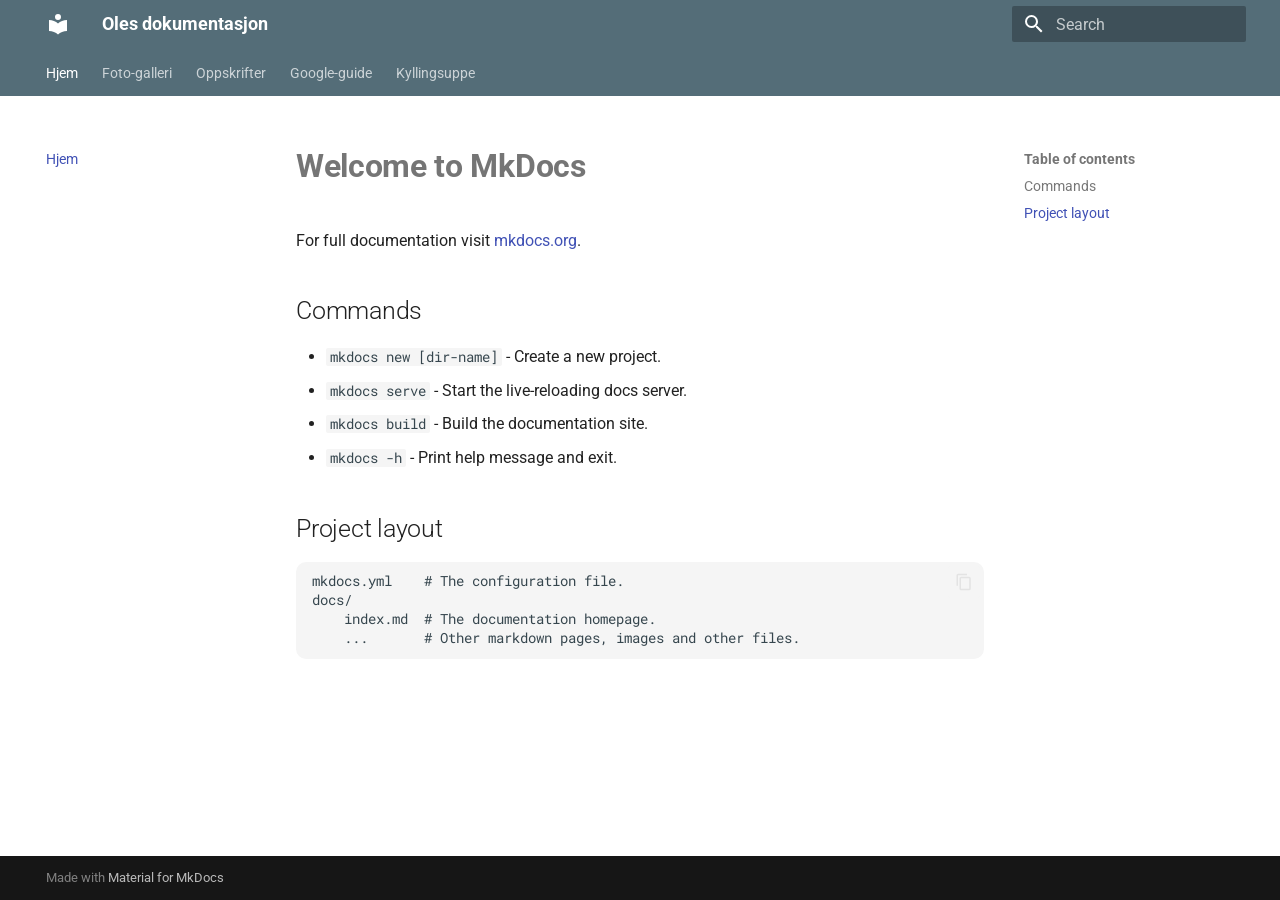
<file: index.html>
<!doctype html>
<html lang="en" class="no-js">
  <head>
    
      <meta charset="utf-8">
      <meta name="viewport" content="width=device-width,initial-scale=1">
      
      
      
        <link rel="canonical" href="https://ol-e.github.io/docsv2/">
      
      
      
        <link rel="next" href="gallery/">
      
      
        
      
      
      <link rel="icon" href="assets/images/favicon.png">
      <meta name="generator" content="mkdocs-1.6.1, mkdocs-material-9.7.6">
    
    
      
        <title>Oles dokumentasjon</title>
      
    
    
      <link rel="stylesheet" href="assets/stylesheets/main.484c7ddc.min.css">
      
        
        <link rel="stylesheet" href="assets/stylesheets/palette.ab4e12ef.min.css">
      
      


    
    
      
    
    
      
        
        
        <link rel="preconnect" href="https://fonts.gstatic.com" crossorigin>
        <link rel="stylesheet" href="https://fonts.googleapis.com/css?family=Roboto:300,300i,400,400i,700,700i%7CRoboto+Mono:400,400i,700,700i&display=fallback">
        <style>:root{--md-text-font:"Roboto";--md-code-font:"Roboto Mono"}</style>
      
    
    
      <link rel="stylesheet" href="stylesheets/extra.css">
    
    <script>__md_scope=new URL(".",location),__md_hash=e=>[...e].reduce(((e,_)=>(e<<5)-e+_.charCodeAt(0)),0),__md_get=(e,_=localStorage,t=__md_scope)=>JSON.parse(_.getItem(t.pathname+"."+e)),__md_set=(e,_,t=localStorage,a=__md_scope)=>{try{t.setItem(a.pathname+"."+e,JSON.stringify(_))}catch(e){}}</script>
    
      

    
    
  </head>
  
  
    
    
      
    
    
    
    
    <body dir="ltr" data-md-color-scheme="default" data-md-color-primary="blue-grey" data-md-color-accent="deep-orange">
  
    
    <input class="md-toggle" data-md-toggle="drawer" type="checkbox" id="__drawer" autocomplete="off">
    <input class="md-toggle" data-md-toggle="search" type="checkbox" id="__search" autocomplete="off">
    <label class="md-overlay" for="__drawer"></label>
    <div data-md-component="skip">
      
        
        <a href="#welcome-to-mkdocs" class="md-skip">
          Skip to content
        </a>
      
    </div>
    <div data-md-component="announce">
      
    </div>
    
    
      

<header class="md-header" data-md-component="header">
  <nav class="md-header__inner md-grid" aria-label="Header">
    <a href="." title="Oles dokumentasjon" class="md-header__button md-logo" aria-label="Oles dokumentasjon" data-md-component="logo">
      
  
  <svg xmlns="http://www.w3.org/2000/svg" viewBox="0 0 24 24"><path d="M12 8a3 3 0 0 0 3-3 3 3 0 0 0-3-3 3 3 0 0 0-3 3 3 3 0 0 0 3 3m0 3.54C9.64 9.35 6.5 8 3 8v11c3.5 0 6.64 1.35 9 3.54 2.36-2.19 5.5-3.54 9-3.54V8c-3.5 0-6.64 1.35-9 3.54"/></svg>

    </a>
    <label class="md-header__button md-icon" for="__drawer">
      
      <svg xmlns="http://www.w3.org/2000/svg" viewBox="0 0 24 24"><path d="M3 6h18v2H3zm0 5h18v2H3zm0 5h18v2H3z"/></svg>
    </label>
    <div class="md-header__title" data-md-component="header-title">
      <div class="md-header__ellipsis">
        <div class="md-header__topic">
          <span class="md-ellipsis">
            Oles dokumentasjon
          </span>
        </div>
        <div class="md-header__topic" data-md-component="header-topic">
          <span class="md-ellipsis">
            
              Hjem
            
          </span>
        </div>
      </div>
    </div>
    
      
        <form class="md-header__option" data-md-component="palette">
  
    
    
    
    <input class="md-option" data-md-color-media="" data-md-color-scheme="default" data-md-color-primary="blue-grey" data-md-color-accent="deep-orange"  aria-hidden="true"  type="radio" name="__palette" id="__palette_0">
    
  
</form>
      
    
    
      <script>var palette=__md_get("__palette");if(palette&&palette.color){if("(prefers-color-scheme)"===palette.color.media){var media=matchMedia("(prefers-color-scheme: light)"),input=document.querySelector(media.matches?"[data-md-color-media='(prefers-color-scheme: light)']":"[data-md-color-media='(prefers-color-scheme: dark)']");palette.color.media=input.getAttribute("data-md-color-media"),palette.color.scheme=input.getAttribute("data-md-color-scheme"),palette.color.primary=input.getAttribute("data-md-color-primary"),palette.color.accent=input.getAttribute("data-md-color-accent")}for(var[key,value]of Object.entries(palette.color))document.body.setAttribute("data-md-color-"+key,value)}</script>
    
    
    
      
      
        <label class="md-header__button md-icon" for="__search">
          
          <svg xmlns="http://www.w3.org/2000/svg" viewBox="0 0 24 24"><path d="M9.5 3A6.5 6.5 0 0 1 16 9.5c0 1.61-.59 3.09-1.56 4.23l.27.27h.79l5 5-1.5 1.5-5-5v-.79l-.27-.27A6.52 6.52 0 0 1 9.5 16 6.5 6.5 0 0 1 3 9.5 6.5 6.5 0 0 1 9.5 3m0 2C7 5 5 7 5 9.5S7 14 9.5 14 14 12 14 9.5 12 5 9.5 5"/></svg>
        </label>
        <div class="md-search" data-md-component="search" role="dialog">
  <label class="md-search__overlay" for="__search"></label>
  <div class="md-search__inner" role="search">
    <form class="md-search__form" name="search">
      <input type="text" class="md-search__input" name="query" aria-label="Search" placeholder="Search" autocapitalize="off" autocorrect="off" autocomplete="off" spellcheck="false" data-md-component="search-query" required>
      <label class="md-search__icon md-icon" for="__search">
        
        <svg xmlns="http://www.w3.org/2000/svg" viewBox="0 0 24 24"><path d="M9.5 3A6.5 6.5 0 0 1 16 9.5c0 1.61-.59 3.09-1.56 4.23l.27.27h.79l5 5-1.5 1.5-5-5v-.79l-.27-.27A6.52 6.52 0 0 1 9.5 16 6.5 6.5 0 0 1 3 9.5 6.5 6.5 0 0 1 9.5 3m0 2C7 5 5 7 5 9.5S7 14 9.5 14 14 12 14 9.5 12 5 9.5 5"/></svg>
        
        <svg xmlns="http://www.w3.org/2000/svg" viewBox="0 0 24 24"><path d="M20 11v2H8l5.5 5.5-1.42 1.42L4.16 12l7.92-7.92L13.5 5.5 8 11z"/></svg>
      </label>
      <nav class="md-search__options" aria-label="Search">
        
        <button type="reset" class="md-search__icon md-icon" title="Clear" aria-label="Clear" tabindex="-1">
          
          <svg xmlns="http://www.w3.org/2000/svg" viewBox="0 0 24 24"><path d="M19 6.41 17.59 5 12 10.59 6.41 5 5 6.41 10.59 12 5 17.59 6.41 19 12 13.41 17.59 19 19 17.59 13.41 12z"/></svg>
        </button>
      </nav>
      
    </form>
    <div class="md-search__output">
      <div class="md-search__scrollwrap" tabindex="0" data-md-scrollfix>
        <div class="md-search-result" data-md-component="search-result">
          <div class="md-search-result__meta">
            Initializing search
          </div>
          <ol class="md-search-result__list" role="presentation"></ol>
        </div>
      </div>
    </div>
  </div>
</div>
      
    
    
  </nav>
  
</header>
    
    <div class="md-container" data-md-component="container">
      
      
        
          
            
<nav class="md-tabs" aria-label="Tabs" data-md-component="tabs">
  <div class="md-grid">
    <ul class="md-tabs__list">
      
        
  
  
  
    
  
  
    <li class="md-tabs__item md-tabs__item--active">
      <a href="." class="md-tabs__link">
        
  
  
    
  
  Hjem

      </a>
    </li>
  

      
        
  
  
  
  
    <li class="md-tabs__item">
      <a href="gallery/" class="md-tabs__link">
        
  
  
    
  
  Foto-galleri

      </a>
    </li>
  

      
        
  
  
  
  
    
    
      <li class="md-tabs__item">
        <a href="oppskrifter/pizza/" class="md-tabs__link">
          
  
  
  Oppskrifter

        </a>
      </li>
    
  

      
        
  
  
  
  
    <li class="md-tabs__item">
      <a href="how_to_use_google/" class="md-tabs__link">
        
  
  
    
  
  Google-guide

      </a>
    </li>
  

      
        
  
  
  
  
    <li class="md-tabs__item">
      <a href="Chicken_soup/" class="md-tabs__link">
        
  
  
    
  
  Kyllingsuppe

      </a>
    </li>
  

      
    </ul>
  </div>
</nav>
          
        
      
      <main class="md-main" data-md-component="main">
        <div class="md-main__inner md-grid">
          
            
              
              <div class="md-sidebar md-sidebar--primary" data-md-component="sidebar" data-md-type="navigation" >
                <div class="md-sidebar__scrollwrap">
                  <div class="md-sidebar__inner">
                    


  


<nav class="md-nav md-nav--primary md-nav--lifted" aria-label="Navigation" data-md-level="0">
  <label class="md-nav__title" for="__drawer">
    <a href="." title="Oles dokumentasjon" class="md-nav__button md-logo" aria-label="Oles dokumentasjon" data-md-component="logo">
      
  
  <svg xmlns="http://www.w3.org/2000/svg" viewBox="0 0 24 24"><path d="M12 8a3 3 0 0 0 3-3 3 3 0 0 0-3-3 3 3 0 0 0-3 3 3 3 0 0 0 3 3m0 3.54C9.64 9.35 6.5 8 3 8v11c3.5 0 6.64 1.35 9 3.54 2.36-2.19 5.5-3.54 9-3.54V8c-3.5 0-6.64 1.35-9 3.54"/></svg>

    </a>
    Oles dokumentasjon
  </label>
  
  <ul class="md-nav__list" data-md-scrollfix>
    
      
      
  
  
    
  
  
  
    <li class="md-nav__item md-nav__item--active">
      
      <input class="md-nav__toggle md-toggle" type="checkbox" id="__toc">
      
      
        
      
      
        <label class="md-nav__link md-nav__link--active" for="__toc">
          
  
  
  <span class="md-ellipsis">
    
  
    Hjem
  

    
  </span>
  
  

          <span class="md-nav__icon md-icon"></span>
        </label>
      
      <a href="." class="md-nav__link md-nav__link--active">
        
  
  
  <span class="md-ellipsis">
    
  
    Hjem
  

    
  </span>
  
  

      </a>
      
        

<nav class="md-nav md-nav--secondary" aria-label="Table of contents">
  
  
  
    
  
  
    <label class="md-nav__title" for="__toc">
      <span class="md-nav__icon md-icon"></span>
      Table of contents
    </label>
    <ul class="md-nav__list" data-md-component="toc" data-md-scrollfix>
      
        <li class="md-nav__item">
  <a href="#commands" class="md-nav__link">
    <span class="md-ellipsis">
      
        Commands
      
    </span>
  </a>
  
</li>
      
        <li class="md-nav__item">
  <a href="#project-layout" class="md-nav__link">
    <span class="md-ellipsis">
      
        Project layout
      
    </span>
  </a>
  
</li>
      
    </ul>
  
</nav>
      
    </li>
  

    
      
      
  
  
  
  
    <li class="md-nav__item">
      <a href="gallery/" class="md-nav__link">
        
  
  
  <span class="md-ellipsis">
    
  
    Foto-galleri
  

    
  </span>
  
  

      </a>
    </li>
  

    
      
      
  
  
  
  
    
    
    
    
      
      
    
    
    <li class="md-nav__item md-nav__item--nested">
      
        
        
        <input class="md-nav__toggle md-toggle " type="checkbox" id="__nav_3" >
        
          
          <label class="md-nav__link" for="__nav_3" id="__nav_3_label" tabindex="0">
            
  
  
  <span class="md-ellipsis">
    
  
    Oppskrifter
  

    
  </span>
  
  

            <span class="md-nav__icon md-icon"></span>
          </label>
        
        <nav class="md-nav" data-md-level="1" aria-labelledby="__nav_3_label" aria-expanded="false">
          <label class="md-nav__title" for="__nav_3">
            <span class="md-nav__icon md-icon"></span>
            
  
    Oppskrifter
  

          </label>
          <ul class="md-nav__list" data-md-scrollfix>
            
              
                
  
  
  
  
    <li class="md-nav__item">
      <a href="oppskrifter/pizza/" class="md-nav__link">
        
  
  
  <span class="md-ellipsis">
    
  
    Pizza
  

    
  </span>
  
  

      </a>
    </li>
  

              
            
              
                
  
  
  
  
    <li class="md-nav__item">
      <a href="oppskrifter/pasta-med-pesto/" class="md-nav__link">
        
  
  
  <span class="md-ellipsis">
    
  
    Pasta med pesto
  

    
  </span>
  
  

      </a>
    </li>
  

              
            
              
                
  
  
  
  
    <li class="md-nav__item">
      <a href="oppskrifter/enkel-omelett/" class="md-nav__link">
        
  
  
  <span class="md-ellipsis">
    
  
    Enkel omelett
  

    
  </span>
  
  

      </a>
    </li>
  

              
            
              
                
  
  
  
  
    <li class="md-nav__item">
      <a href="oppskrifter/kyllingwrap/" class="md-nav__link">
        
  
  
  <span class="md-ellipsis">
    
  
    Kyllingwrap
  

    
  </span>
  
  

      </a>
    </li>
  

              
            
              
                
  
  
  
  
    <li class="md-nav__item">
      <a href="oppskrifter/havregrot/" class="md-nav__link">
        
  
  
  <span class="md-ellipsis">
    
  
    Havregrøt
  

    
  </span>
  
  

      </a>
    </li>
  

              
            
              
                
  
  
  
  
    <li class="md-nav__item">
      <a href="oppskrifter/fruktsalat/" class="md-nav__link">
        
  
  
  <span class="md-ellipsis">
    
  
    Fruktsalat
  

    
  </span>
  
  

      </a>
    </li>
  

              
            
          </ul>
        </nav>
      
    </li>
  

    
      
      
  
  
  
  
    <li class="md-nav__item">
      <a href="how_to_use_google/" class="md-nav__link">
        
  
  
  <span class="md-ellipsis">
    
  
    Google-guide
  

    
  </span>
  
  

      </a>
    </li>
  

    
      
      
  
  
  
  
    <li class="md-nav__item">
      <a href="Chicken_soup/" class="md-nav__link">
        
  
  
  <span class="md-ellipsis">
    
  
    Kyllingsuppe
  

    
  </span>
  
  

      </a>
    </li>
  

    
  </ul>
</nav>
                  </div>
                </div>
              </div>
            
            
              
              <div class="md-sidebar md-sidebar--secondary" data-md-component="sidebar" data-md-type="toc" >
                <div class="md-sidebar__scrollwrap">
                  <div class="md-sidebar__inner">
                    

<nav class="md-nav md-nav--secondary" aria-label="Table of contents">
  
  
  
    
  
  
    <label class="md-nav__title" for="__toc">
      <span class="md-nav__icon md-icon"></span>
      Table of contents
    </label>
    <ul class="md-nav__list" data-md-component="toc" data-md-scrollfix>
      
        <li class="md-nav__item">
  <a href="#commands" class="md-nav__link">
    <span class="md-ellipsis">
      
        Commands
      
    </span>
  </a>
  
</li>
      
        <li class="md-nav__item">
  <a href="#project-layout" class="md-nav__link">
    <span class="md-ellipsis">
      
        Project layout
      
    </span>
  </a>
  
</li>
      
    </ul>
  
</nav>
                  </div>
                </div>
              </div>
            
          
          
            <div class="md-content" data-md-component="content">
              
              <article class="md-content__inner md-typeset">
                
                  



<h1 id="welcome-to-mkdocs">Welcome to MkDocs</h1>
<p>For full documentation visit <a href="https://www.mkdocs.org">mkdocs.org</a>.</p>
<h2 id="commands">Commands</h2>
<ul>
<li><code>mkdocs new [dir-name]</code> - Create a new project.</li>
<li><code>mkdocs serve</code> - Start the live-reloading docs server.</li>
<li><code>mkdocs build</code> - Build the documentation site.</li>
<li><code>mkdocs -h</code> - Print help message and exit.</li>
</ul>
<h2 id="project-layout">Project layout</h2>
<pre><code>mkdocs.yml    # The configuration file.
docs/
    index.md  # The documentation homepage.
    ...       # Other markdown pages, images and other files.
</code></pre>












                
              </article>
            </div>
          
          
<script>var target=document.getElementById(location.hash.slice(1));target&&target.name&&(target.checked=target.name.startsWith("__tabbed_"))</script>
        </div>
        
          <button type="button" class="md-top md-icon" data-md-component="top" hidden>
  
  <svg xmlns="http://www.w3.org/2000/svg" viewBox="0 0 24 24"><path d="M13 20h-2V8l-5.5 5.5-1.42-1.42L12 4.16l7.92 7.92-1.42 1.42L13 8z"/></svg>
  Back to top
</button>
        
      </main>
      
        <footer class="md-footer">
  
  <div class="md-footer-meta md-typeset">
    <div class="md-footer-meta__inner md-grid">
      <div class="md-copyright">
  
  
    Made with
    <a href="https://squidfunk.github.io/mkdocs-material/" target="_blank" rel="noopener">
      Material for MkDocs
    </a>
  
</div>
      
    </div>
  </div>
</footer>
      
    </div>
    <div class="md-dialog" data-md-component="dialog">
      <div class="md-dialog__inner md-typeset"></div>
    </div>
    
    
    
      
      
      <script id="__config" type="application/json">{"annotate": null, "base": ".", "features": ["navigation.tabs", "navigation.top", "content.code.copy"], "search": "assets/javascripts/workers/search.2c215733.min.js", "tags": null, "translations": {"clipboard.copied": "Copied to clipboard", "clipboard.copy": "Copy to clipboard", "search.result.more.one": "1 more on this page", "search.result.more.other": "# more on this page", "search.result.none": "No matching documents", "search.result.one": "1 matching document", "search.result.other": "# matching documents", "search.result.placeholder": "Type to start searching", "search.result.term.missing": "Missing", "select.version": "Select version"}, "version": null}</script>
    
    
      <script src="assets/javascripts/bundle.79ae519e.min.js"></script>
      
    
  </body>
</html>
</file>
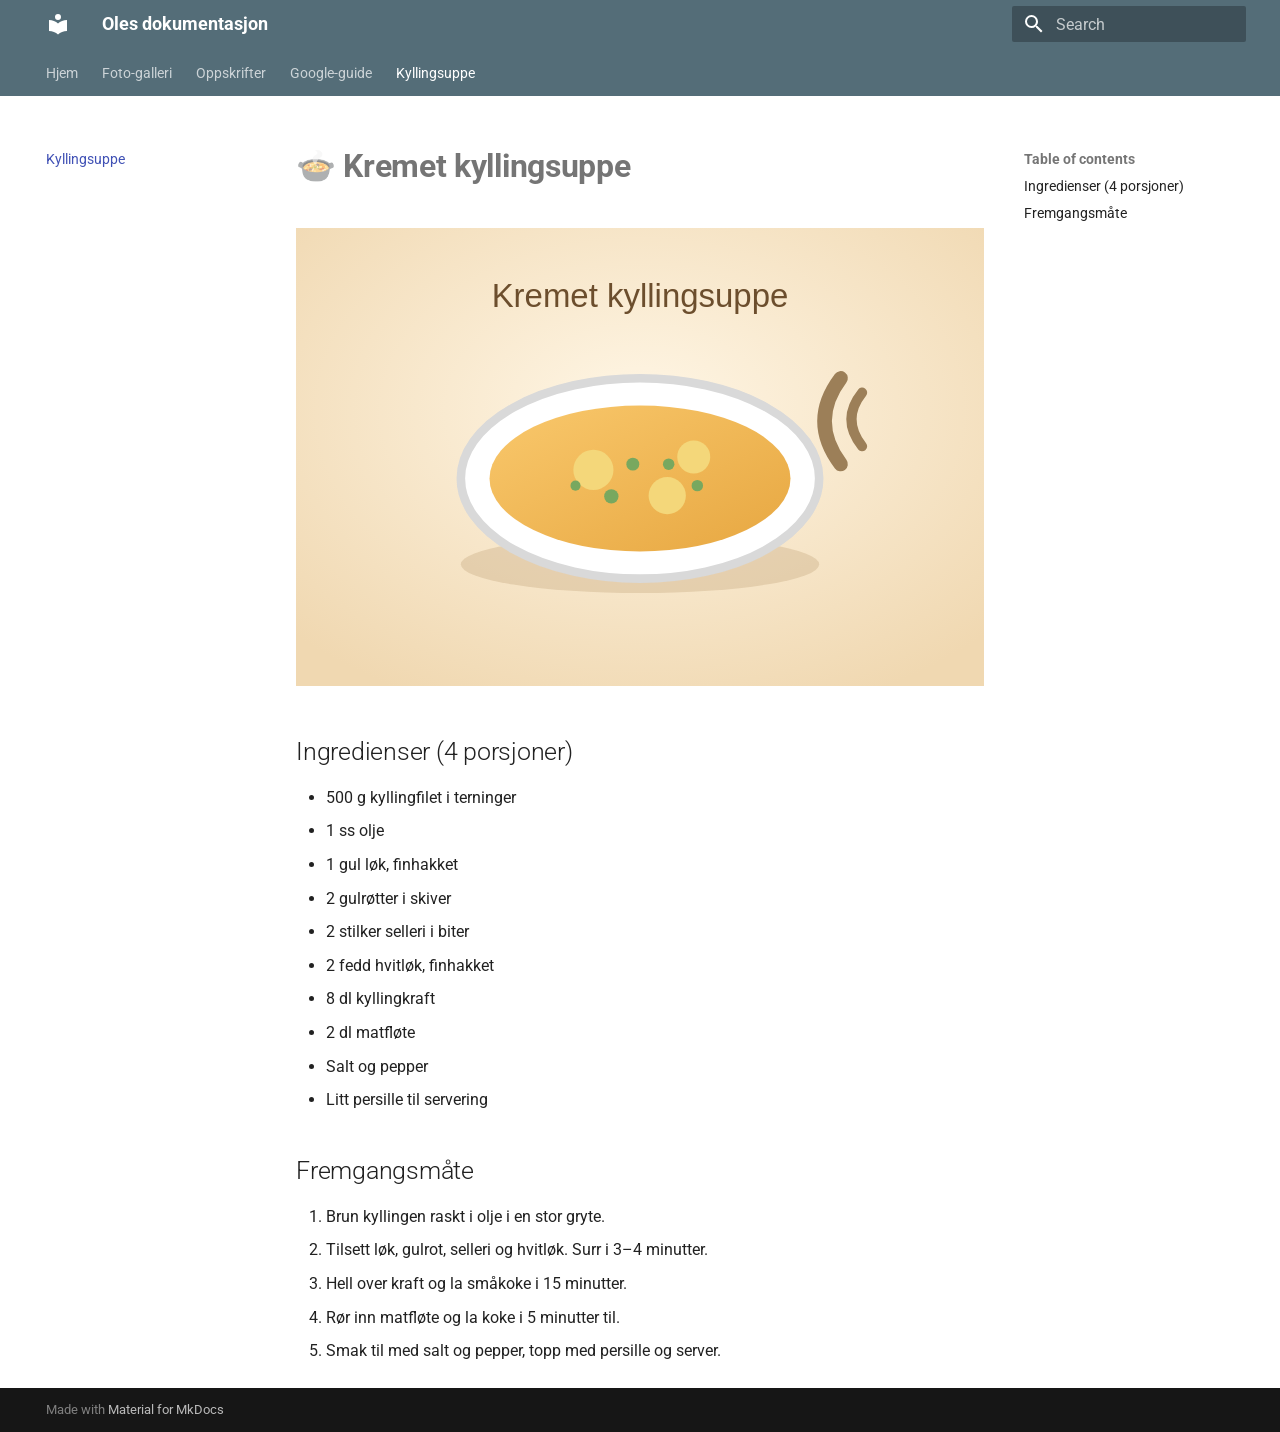
<file: Chicken_soup/index.html>
<!doctype html>
<html lang="en" class="no-js">
  <head>
    
      <meta charset="utf-8">
      <meta name="viewport" content="width=device-width,initial-scale=1">
      
      
      
        <link rel="canonical" href="https://ol-e.github.io/docsv2/Chicken_soup/">
      
      
        <link rel="prev" href="../how_to_use_google/">
      
      
      
        
      
      
      <link rel="icon" href="../assets/images/favicon.png">
      <meta name="generator" content="mkdocs-1.6.1, mkdocs-material-9.7.6">
    
    
      
        <title>Kyllingsuppe - Oles dokumentasjon</title>
      
    
    
      <link rel="stylesheet" href="../assets/stylesheets/main.484c7ddc.min.css">
      
        
        <link rel="stylesheet" href="../assets/stylesheets/palette.ab4e12ef.min.css">
      
      


    
    
      
    
    
      
        
        
        <link rel="preconnect" href="https://fonts.gstatic.com" crossorigin>
        <link rel="stylesheet" href="https://fonts.googleapis.com/css?family=Roboto:300,300i,400,400i,700,700i%7CRoboto+Mono:400,400i,700,700i&display=fallback">
        <style>:root{--md-text-font:"Roboto";--md-code-font:"Roboto Mono"}</style>
      
    
    
      <link rel="stylesheet" href="../stylesheets/extra.css">
    
    <script>__md_scope=new URL("..",location),__md_hash=e=>[...e].reduce(((e,_)=>(e<<5)-e+_.charCodeAt(0)),0),__md_get=(e,_=localStorage,t=__md_scope)=>JSON.parse(_.getItem(t.pathname+"."+e)),__md_set=(e,_,t=localStorage,a=__md_scope)=>{try{t.setItem(a.pathname+"."+e,JSON.stringify(_))}catch(e){}}</script>
    
      

    
    
  </head>
  
  
    
    
      
    
    
    
    
    <body dir="ltr" data-md-color-scheme="default" data-md-color-primary="blue-grey" data-md-color-accent="deep-orange">
  
    
    <input class="md-toggle" data-md-toggle="drawer" type="checkbox" id="__drawer" autocomplete="off">
    <input class="md-toggle" data-md-toggle="search" type="checkbox" id="__search" autocomplete="off">
    <label class="md-overlay" for="__drawer"></label>
    <div data-md-component="skip">
      
        
        <a href="#kremet-kyllingsuppe" class="md-skip">
          Skip to content
        </a>
      
    </div>
    <div data-md-component="announce">
      
    </div>
    
    
      

<header class="md-header" data-md-component="header">
  <nav class="md-header__inner md-grid" aria-label="Header">
    <a href=".." title="Oles dokumentasjon" class="md-header__button md-logo" aria-label="Oles dokumentasjon" data-md-component="logo">
      
  
  <svg xmlns="http://www.w3.org/2000/svg" viewBox="0 0 24 24"><path d="M12 8a3 3 0 0 0 3-3 3 3 0 0 0-3-3 3 3 0 0 0-3 3 3 3 0 0 0 3 3m0 3.54C9.64 9.35 6.5 8 3 8v11c3.5 0 6.64 1.35 9 3.54 2.36-2.19 5.5-3.54 9-3.54V8c-3.5 0-6.64 1.35-9 3.54"/></svg>

    </a>
    <label class="md-header__button md-icon" for="__drawer">
      
      <svg xmlns="http://www.w3.org/2000/svg" viewBox="0 0 24 24"><path d="M3 6h18v2H3zm0 5h18v2H3zm0 5h18v2H3z"/></svg>
    </label>
    <div class="md-header__title" data-md-component="header-title">
      <div class="md-header__ellipsis">
        <div class="md-header__topic">
          <span class="md-ellipsis">
            Oles dokumentasjon
          </span>
        </div>
        <div class="md-header__topic" data-md-component="header-topic">
          <span class="md-ellipsis">
            
              Kyllingsuppe
            
          </span>
        </div>
      </div>
    </div>
    
      
        <form class="md-header__option" data-md-component="palette">
  
    
    
    
    <input class="md-option" data-md-color-media="" data-md-color-scheme="default" data-md-color-primary="blue-grey" data-md-color-accent="deep-orange"  aria-hidden="true"  type="radio" name="__palette" id="__palette_0">
    
  
</form>
      
    
    
      <script>var palette=__md_get("__palette");if(palette&&palette.color){if("(prefers-color-scheme)"===palette.color.media){var media=matchMedia("(prefers-color-scheme: light)"),input=document.querySelector(media.matches?"[data-md-color-media='(prefers-color-scheme: light)']":"[data-md-color-media='(prefers-color-scheme: dark)']");palette.color.media=input.getAttribute("data-md-color-media"),palette.color.scheme=input.getAttribute("data-md-color-scheme"),palette.color.primary=input.getAttribute("data-md-color-primary"),palette.color.accent=input.getAttribute("data-md-color-accent")}for(var[key,value]of Object.entries(palette.color))document.body.setAttribute("data-md-color-"+key,value)}</script>
    
    
    
      
      
        <label class="md-header__button md-icon" for="__search">
          
          <svg xmlns="http://www.w3.org/2000/svg" viewBox="0 0 24 24"><path d="M9.5 3A6.5 6.5 0 0 1 16 9.5c0 1.61-.59 3.09-1.56 4.23l.27.27h.79l5 5-1.5 1.5-5-5v-.79l-.27-.27A6.52 6.52 0 0 1 9.5 16 6.5 6.5 0 0 1 3 9.5 6.5 6.5 0 0 1 9.5 3m0 2C7 5 5 7 5 9.5S7 14 9.5 14 14 12 14 9.5 12 5 9.5 5"/></svg>
        </label>
        <div class="md-search" data-md-component="search" role="dialog">
  <label class="md-search__overlay" for="__search"></label>
  <div class="md-search__inner" role="search">
    <form class="md-search__form" name="search">
      <input type="text" class="md-search__input" name="query" aria-label="Search" placeholder="Search" autocapitalize="off" autocorrect="off" autocomplete="off" spellcheck="false" data-md-component="search-query" required>
      <label class="md-search__icon md-icon" for="__search">
        
        <svg xmlns="http://www.w3.org/2000/svg" viewBox="0 0 24 24"><path d="M9.5 3A6.5 6.5 0 0 1 16 9.5c0 1.61-.59 3.09-1.56 4.23l.27.27h.79l5 5-1.5 1.5-5-5v-.79l-.27-.27A6.52 6.52 0 0 1 9.5 16 6.5 6.5 0 0 1 3 9.5 6.5 6.5 0 0 1 9.5 3m0 2C7 5 5 7 5 9.5S7 14 9.5 14 14 12 14 9.5 12 5 9.5 5"/></svg>
        
        <svg xmlns="http://www.w3.org/2000/svg" viewBox="0 0 24 24"><path d="M20 11v2H8l5.5 5.5-1.42 1.42L4.16 12l7.92-7.92L13.5 5.5 8 11z"/></svg>
      </label>
      <nav class="md-search__options" aria-label="Search">
        
        <button type="reset" class="md-search__icon md-icon" title="Clear" aria-label="Clear" tabindex="-1">
          
          <svg xmlns="http://www.w3.org/2000/svg" viewBox="0 0 24 24"><path d="M19 6.41 17.59 5 12 10.59 6.41 5 5 6.41 10.59 12 5 17.59 6.41 19 12 13.41 17.59 19 19 17.59 13.41 12z"/></svg>
        </button>
      </nav>
      
    </form>
    <div class="md-search__output">
      <div class="md-search__scrollwrap" tabindex="0" data-md-scrollfix>
        <div class="md-search-result" data-md-component="search-result">
          <div class="md-search-result__meta">
            Initializing search
          </div>
          <ol class="md-search-result__list" role="presentation"></ol>
        </div>
      </div>
    </div>
  </div>
</div>
      
    
    
  </nav>
  
</header>
    
    <div class="md-container" data-md-component="container">
      
      
        
          
            
<nav class="md-tabs" aria-label="Tabs" data-md-component="tabs">
  <div class="md-grid">
    <ul class="md-tabs__list">
      
        
  
  
  
  
    <li class="md-tabs__item">
      <a href=".." class="md-tabs__link">
        
  
  
    
  
  Hjem

      </a>
    </li>
  

      
        
  
  
  
  
    <li class="md-tabs__item">
      <a href="../gallery/" class="md-tabs__link">
        
  
  
    
  
  Foto-galleri

      </a>
    </li>
  

      
        
  
  
  
  
    
    
      <li class="md-tabs__item">
        <a href="../oppskrifter/pizza/" class="md-tabs__link">
          
  
  
  Oppskrifter

        </a>
      </li>
    
  

      
        
  
  
  
  
    <li class="md-tabs__item">
      <a href="../how_to_use_google/" class="md-tabs__link">
        
  
  
    
  
  Google-guide

      </a>
    </li>
  

      
        
  
  
  
    
  
  
    <li class="md-tabs__item md-tabs__item--active">
      <a href="./" class="md-tabs__link">
        
  
  
    
  
  Kyllingsuppe

      </a>
    </li>
  

      
    </ul>
  </div>
</nav>
          
        
      
      <main class="md-main" data-md-component="main">
        <div class="md-main__inner md-grid">
          
            
              
              <div class="md-sidebar md-sidebar--primary" data-md-component="sidebar" data-md-type="navigation" >
                <div class="md-sidebar__scrollwrap">
                  <div class="md-sidebar__inner">
                    


  


<nav class="md-nav md-nav--primary md-nav--lifted" aria-label="Navigation" data-md-level="0">
  <label class="md-nav__title" for="__drawer">
    <a href=".." title="Oles dokumentasjon" class="md-nav__button md-logo" aria-label="Oles dokumentasjon" data-md-component="logo">
      
  
  <svg xmlns="http://www.w3.org/2000/svg" viewBox="0 0 24 24"><path d="M12 8a3 3 0 0 0 3-3 3 3 0 0 0-3-3 3 3 0 0 0-3 3 3 3 0 0 0 3 3m0 3.54C9.64 9.35 6.5 8 3 8v11c3.5 0 6.64 1.35 9 3.54 2.36-2.19 5.5-3.54 9-3.54V8c-3.5 0-6.64 1.35-9 3.54"/></svg>

    </a>
    Oles dokumentasjon
  </label>
  
  <ul class="md-nav__list" data-md-scrollfix>
    
      
      
  
  
  
  
    <li class="md-nav__item">
      <a href=".." class="md-nav__link">
        
  
  
  <span class="md-ellipsis">
    
  
    Hjem
  

    
  </span>
  
  

      </a>
    </li>
  

    
      
      
  
  
  
  
    <li class="md-nav__item">
      <a href="../gallery/" class="md-nav__link">
        
  
  
  <span class="md-ellipsis">
    
  
    Foto-galleri
  

    
  </span>
  
  

      </a>
    </li>
  

    
      
      
  
  
  
  
    
    
    
    
      
      
    
    
    <li class="md-nav__item md-nav__item--nested">
      
        
        
        <input class="md-nav__toggle md-toggle " type="checkbox" id="__nav_3" >
        
          
          <label class="md-nav__link" for="__nav_3" id="__nav_3_label" tabindex="0">
            
  
  
  <span class="md-ellipsis">
    
  
    Oppskrifter
  

    
  </span>
  
  

            <span class="md-nav__icon md-icon"></span>
          </label>
        
        <nav class="md-nav" data-md-level="1" aria-labelledby="__nav_3_label" aria-expanded="false">
          <label class="md-nav__title" for="__nav_3">
            <span class="md-nav__icon md-icon"></span>
            
  
    Oppskrifter
  

          </label>
          <ul class="md-nav__list" data-md-scrollfix>
            
              
                
  
  
  
  
    <li class="md-nav__item">
      <a href="../oppskrifter/pizza/" class="md-nav__link">
        
  
  
  <span class="md-ellipsis">
    
  
    Pizza
  

    
  </span>
  
  

      </a>
    </li>
  

              
            
              
                
  
  
  
  
    <li class="md-nav__item">
      <a href="../oppskrifter/pasta-med-pesto/" class="md-nav__link">
        
  
  
  <span class="md-ellipsis">
    
  
    Pasta med pesto
  

    
  </span>
  
  

      </a>
    </li>
  

              
            
              
                
  
  
  
  
    <li class="md-nav__item">
      <a href="../oppskrifter/enkel-omelett/" class="md-nav__link">
        
  
  
  <span class="md-ellipsis">
    
  
    Enkel omelett
  

    
  </span>
  
  

      </a>
    </li>
  

              
            
              
                
  
  
  
  
    <li class="md-nav__item">
      <a href="../oppskrifter/kyllingwrap/" class="md-nav__link">
        
  
  
  <span class="md-ellipsis">
    
  
    Kyllingwrap
  

    
  </span>
  
  

      </a>
    </li>
  

              
            
              
                
  
  
  
  
    <li class="md-nav__item">
      <a href="../oppskrifter/havregrot/" class="md-nav__link">
        
  
  
  <span class="md-ellipsis">
    
  
    Havregrøt
  

    
  </span>
  
  

      </a>
    </li>
  

              
            
              
                
  
  
  
  
    <li class="md-nav__item">
      <a href="../oppskrifter/fruktsalat/" class="md-nav__link">
        
  
  
  <span class="md-ellipsis">
    
  
    Fruktsalat
  

    
  </span>
  
  

      </a>
    </li>
  

              
            
          </ul>
        </nav>
      
    </li>
  

    
      
      
  
  
  
  
    <li class="md-nav__item">
      <a href="../how_to_use_google/" class="md-nav__link">
        
  
  
  <span class="md-ellipsis">
    
  
    Google-guide
  

    
  </span>
  
  

      </a>
    </li>
  

    
      
      
  
  
    
  
  
  
    <li class="md-nav__item md-nav__item--active">
      
      <input class="md-nav__toggle md-toggle" type="checkbox" id="__toc">
      
      
        
      
      
        <label class="md-nav__link md-nav__link--active" for="__toc">
          
  
  
  <span class="md-ellipsis">
    
  
    Kyllingsuppe
  

    
  </span>
  
  

          <span class="md-nav__icon md-icon"></span>
        </label>
      
      <a href="./" class="md-nav__link md-nav__link--active">
        
  
  
  <span class="md-ellipsis">
    
  
    Kyllingsuppe
  

    
  </span>
  
  

      </a>
      
        

<nav class="md-nav md-nav--secondary" aria-label="Table of contents">
  
  
  
    
  
  
    <label class="md-nav__title" for="__toc">
      <span class="md-nav__icon md-icon"></span>
      Table of contents
    </label>
    <ul class="md-nav__list" data-md-component="toc" data-md-scrollfix>
      
        <li class="md-nav__item">
  <a href="#ingredienser-4-porsjoner" class="md-nav__link">
    <span class="md-ellipsis">
      
        Ingredienser (4 porsjoner)
      
    </span>
  </a>
  
</li>
      
        <li class="md-nav__item">
  <a href="#fremgangsmate" class="md-nav__link">
    <span class="md-ellipsis">
      
        Fremgangsmåte
      
    </span>
  </a>
  
</li>
      
    </ul>
  
</nav>
      
    </li>
  

    
  </ul>
</nav>
                  </div>
                </div>
              </div>
            
            
              
              <div class="md-sidebar md-sidebar--secondary" data-md-component="sidebar" data-md-type="toc" >
                <div class="md-sidebar__scrollwrap">
                  <div class="md-sidebar__inner">
                    

<nav class="md-nav md-nav--secondary" aria-label="Table of contents">
  
  
  
    
  
  
    <label class="md-nav__title" for="__toc">
      <span class="md-nav__icon md-icon"></span>
      Table of contents
    </label>
    <ul class="md-nav__list" data-md-component="toc" data-md-scrollfix>
      
        <li class="md-nav__item">
  <a href="#ingredienser-4-porsjoner" class="md-nav__link">
    <span class="md-ellipsis">
      
        Ingredienser (4 porsjoner)
      
    </span>
  </a>
  
</li>
      
        <li class="md-nav__item">
  <a href="#fremgangsmate" class="md-nav__link">
    <span class="md-ellipsis">
      
        Fremgangsmåte
      
    </span>
  </a>
  
</li>
      
    </ul>
  
</nav>
                  </div>
                </div>
              </div>
            
          
          
            <div class="md-content" data-md-component="content">
              
              <article class="md-content__inner md-typeset">
                
                  



<h1 id="kremet-kyllingsuppe">🍲 Kremet kyllingsuppe</h1>
<p><img alt="Kremet kyllingsuppe" src="../images/chicken-soup.svg" /></p>
<h2 id="ingredienser-4-porsjoner">Ingredienser (4 porsjoner)</h2>
<ul>
<li>500 g kyllingfilet i terninger</li>
<li>1 ss olje</li>
<li>1 gul løk, finhakket</li>
<li>2 gulrøtter i skiver</li>
<li>2 stilker selleri i biter</li>
<li>2 fedd hvitløk, finhakket</li>
<li>8 dl kyllingkraft</li>
<li>2 dl matfløte</li>
<li>Salt og pepper</li>
<li>Litt persille til servering</li>
</ul>
<h2 id="fremgangsmate">Fremgangsmåte</h2>
<ol>
<li>Brun kyllingen raskt i olje i en stor gryte.</li>
<li>Tilsett løk, gulrot, selleri og hvitløk. Surr i 3–4 minutter.</li>
<li>Hell over kraft og la småkoke i 15 minutter.</li>
<li>Rør inn matfløte og la koke i 5 minutter til.</li>
<li>Smak til med salt og pepper, topp med persille og server.</li>
</ol>












                
              </article>
            </div>
          
          
<script>var target=document.getElementById(location.hash.slice(1));target&&target.name&&(target.checked=target.name.startsWith("__tabbed_"))</script>
        </div>
        
          <button type="button" class="md-top md-icon" data-md-component="top" hidden>
  
  <svg xmlns="http://www.w3.org/2000/svg" viewBox="0 0 24 24"><path d="M13 20h-2V8l-5.5 5.5-1.42-1.42L12 4.16l7.92 7.92-1.42 1.42L13 8z"/></svg>
  Back to top
</button>
        
      </main>
      
        <footer class="md-footer">
  
  <div class="md-footer-meta md-typeset">
    <div class="md-footer-meta__inner md-grid">
      <div class="md-copyright">
  
  
    Made with
    <a href="https://squidfunk.github.io/mkdocs-material/" target="_blank" rel="noopener">
      Material for MkDocs
    </a>
  
</div>
      
    </div>
  </div>
</footer>
      
    </div>
    <div class="md-dialog" data-md-component="dialog">
      <div class="md-dialog__inner md-typeset"></div>
    </div>
    
    
    
      
      
      <script id="__config" type="application/json">{"annotate": null, "base": "..", "features": ["navigation.tabs", "navigation.top", "content.code.copy"], "search": "../assets/javascripts/workers/search.2c215733.min.js", "tags": null, "translations": {"clipboard.copied": "Copied to clipboard", "clipboard.copy": "Copy to clipboard", "search.result.more.one": "1 more on this page", "search.result.more.other": "# more on this page", "search.result.none": "No matching documents", "search.result.one": "1 matching document", "search.result.other": "# matching documents", "search.result.placeholder": "Type to start searching", "search.result.term.missing": "Missing", "select.version": "Select version"}, "version": null}</script>
    
    
      <script src="../assets/javascripts/bundle.79ae519e.min.js"></script>
      
    
  </body>
</html>
</file>
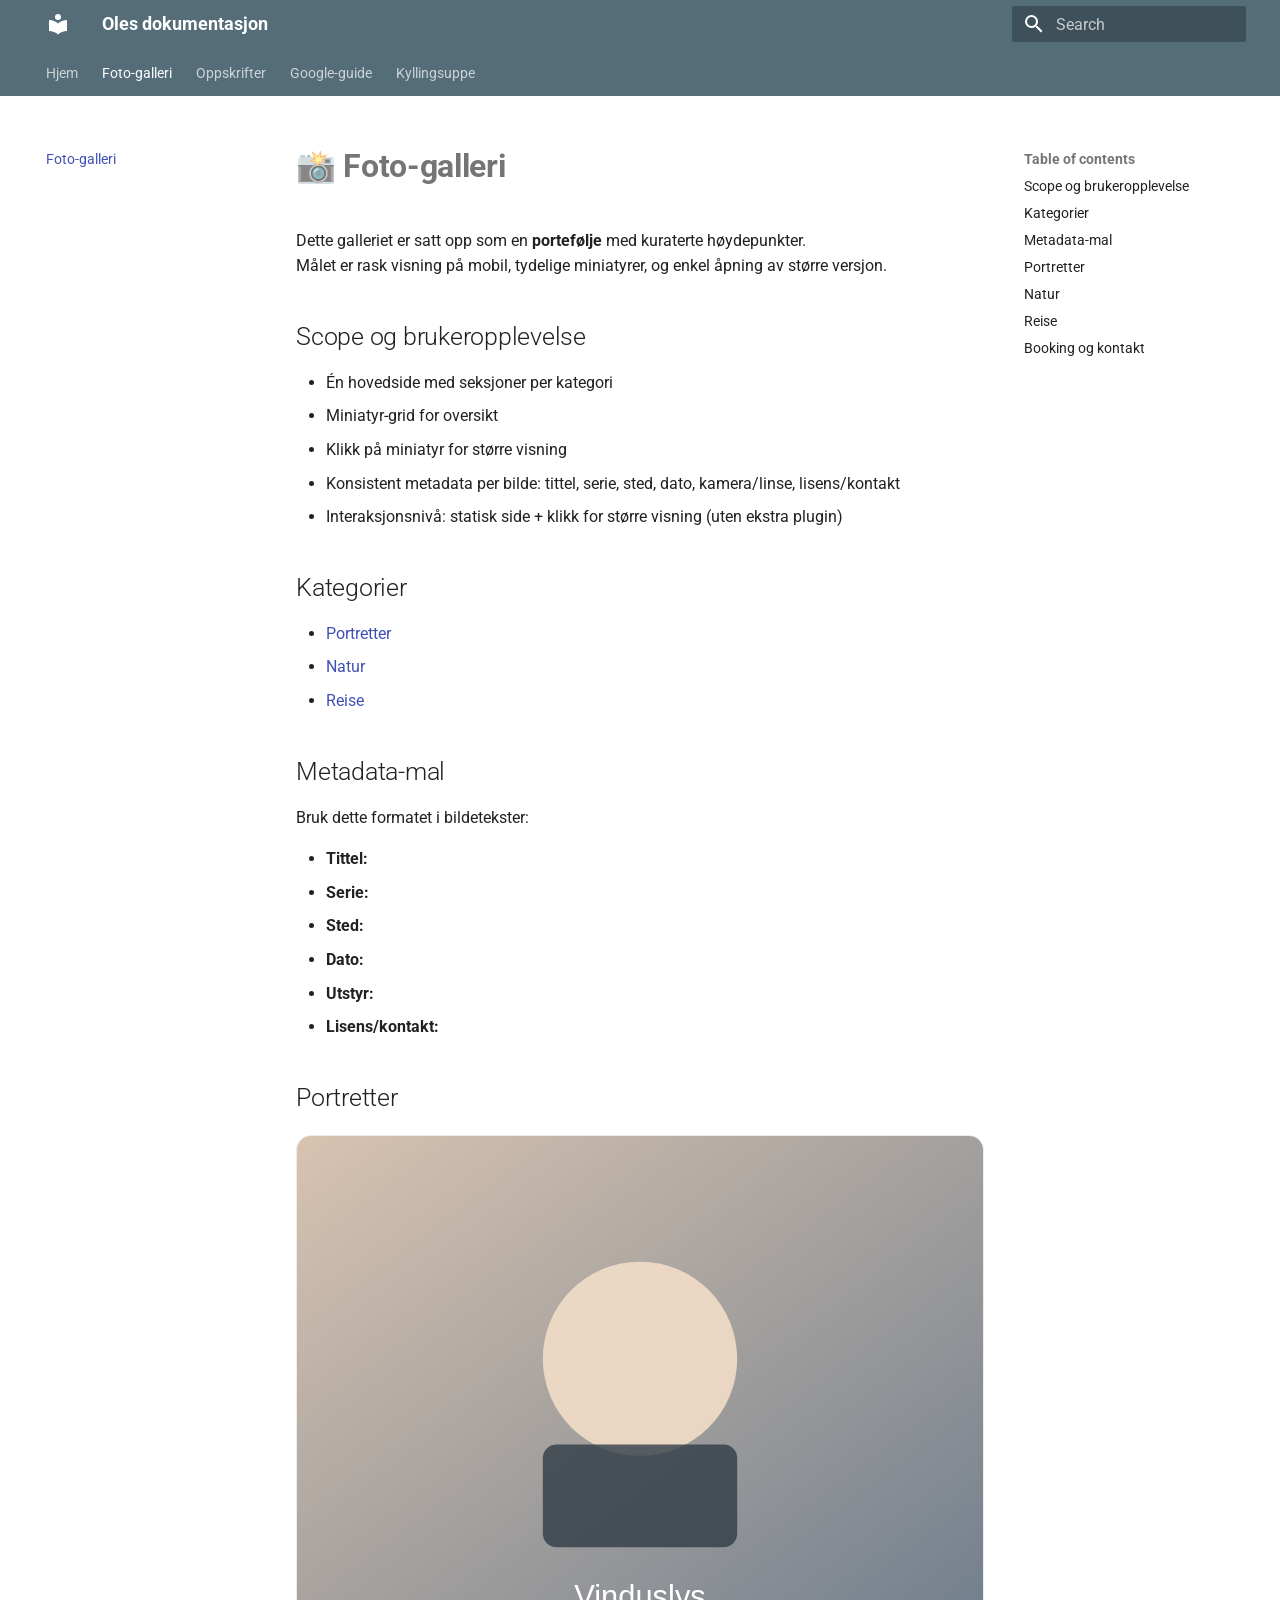
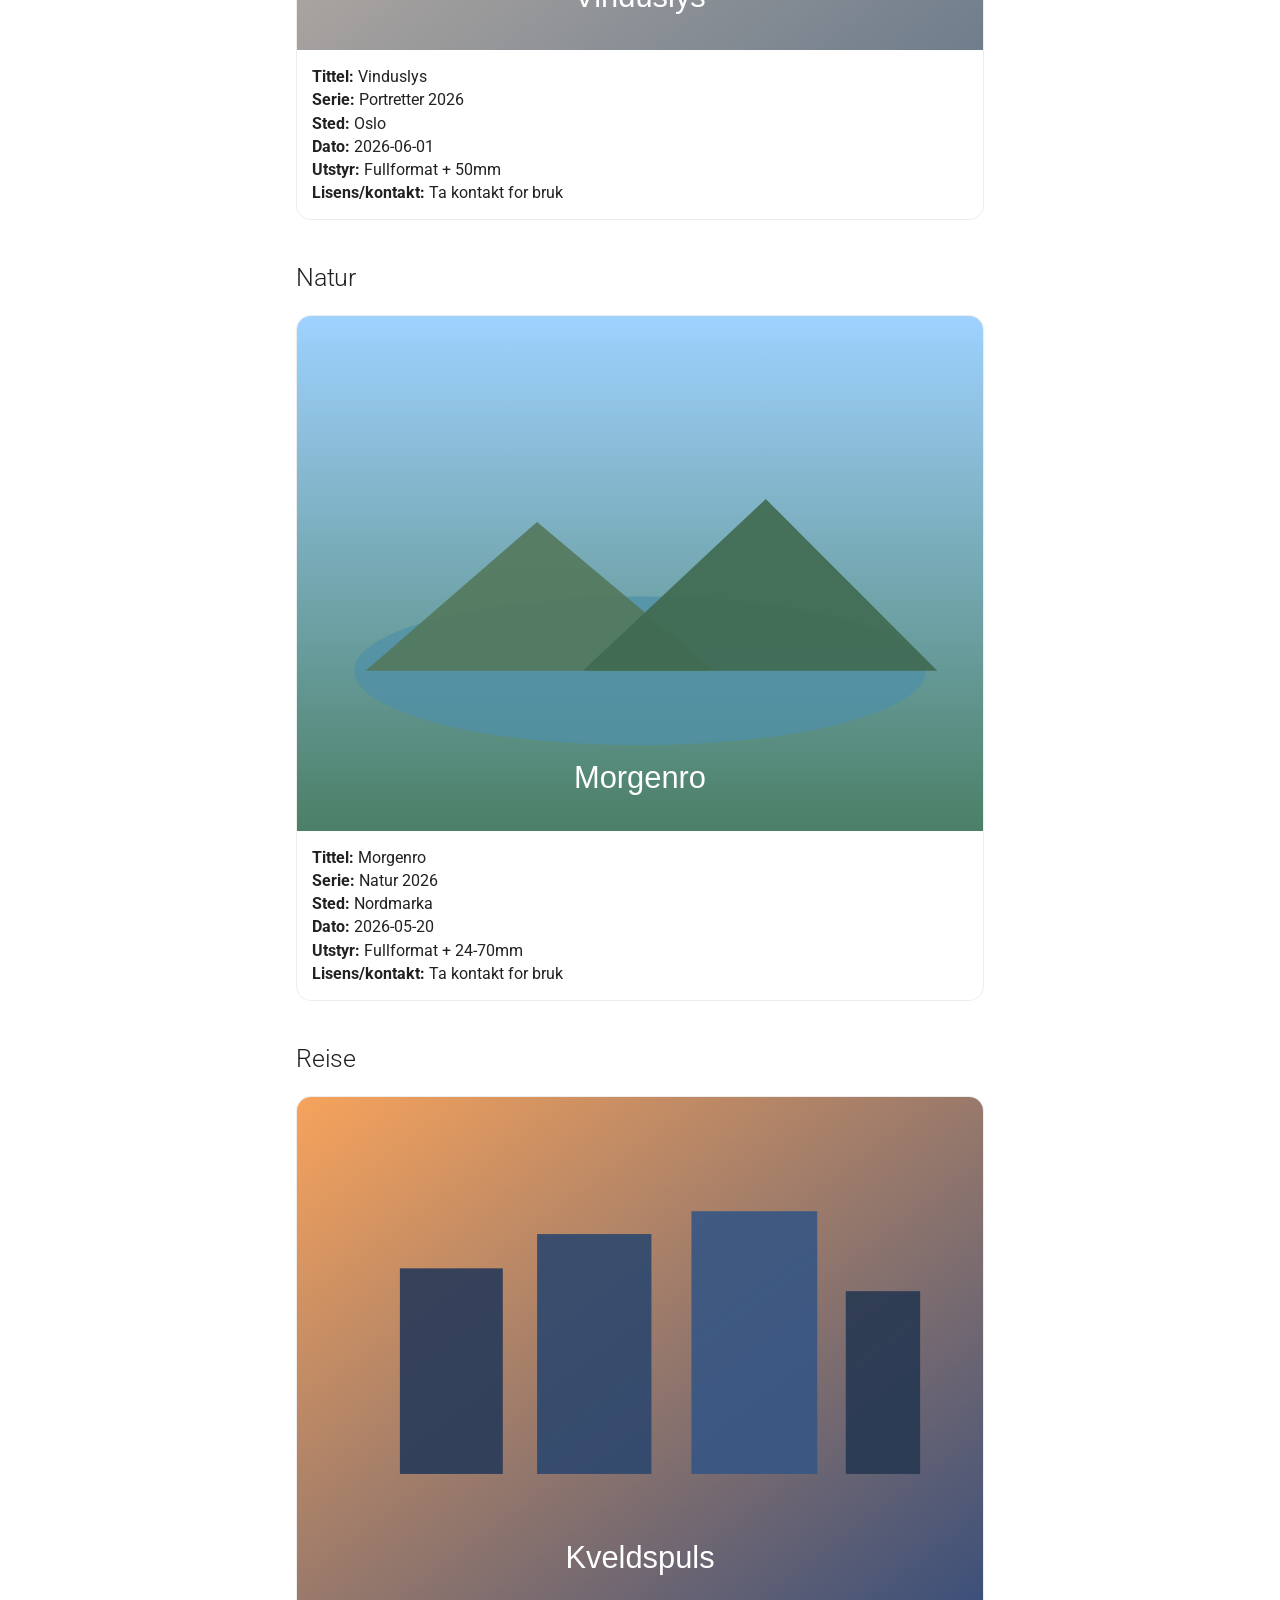
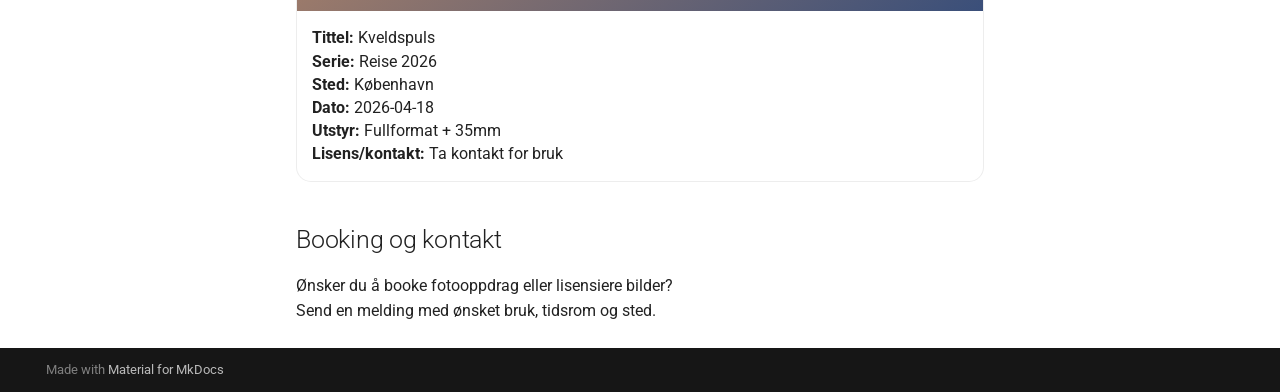
<file: gallery/index.html>
<!doctype html>
<html lang="en" class="no-js">
  <head>
    
      <meta charset="utf-8">
      <meta name="viewport" content="width=device-width,initial-scale=1">
      
      
      
        <link rel="canonical" href="https://ol-e.github.io/docsv2/gallery/">
      
      
        <link rel="prev" href="..">
      
      
        <link rel="next" href="../oppskrifter/pizza/">
      
      
        
      
      
      <link rel="icon" href="../assets/images/favicon.png">
      <meta name="generator" content="mkdocs-1.6.1, mkdocs-material-9.7.6">
    
    
      
        <title>Foto-galleri - Oles dokumentasjon</title>
      
    
    
      <link rel="stylesheet" href="../assets/stylesheets/main.484c7ddc.min.css">
      
        
        <link rel="stylesheet" href="../assets/stylesheets/palette.ab4e12ef.min.css">
      
      


    
    
      
    
    
      
        
        
        <link rel="preconnect" href="https://fonts.gstatic.com" crossorigin>
        <link rel="stylesheet" href="https://fonts.googleapis.com/css?family=Roboto:300,300i,400,400i,700,700i%7CRoboto+Mono:400,400i,700,700i&display=fallback">
        <style>:root{--md-text-font:"Roboto";--md-code-font:"Roboto Mono"}</style>
      
    
    
      <link rel="stylesheet" href="../stylesheets/extra.css">
    
    <script>__md_scope=new URL("..",location),__md_hash=e=>[...e].reduce(((e,_)=>(e<<5)-e+_.charCodeAt(0)),0),__md_get=(e,_=localStorage,t=__md_scope)=>JSON.parse(_.getItem(t.pathname+"."+e)),__md_set=(e,_,t=localStorage,a=__md_scope)=>{try{t.setItem(a.pathname+"."+e,JSON.stringify(_))}catch(e){}}</script>
    
      

    
    
  </head>
  
  
    
    
      
    
    
    
    
    <body dir="ltr" data-md-color-scheme="default" data-md-color-primary="blue-grey" data-md-color-accent="deep-orange">
  
    
    <input class="md-toggle" data-md-toggle="drawer" type="checkbox" id="__drawer" autocomplete="off">
    <input class="md-toggle" data-md-toggle="search" type="checkbox" id="__search" autocomplete="off">
    <label class="md-overlay" for="__drawer"></label>
    <div data-md-component="skip">
      
        
        <a href="#foto-galleri" class="md-skip">
          Skip to content
        </a>
      
    </div>
    <div data-md-component="announce">
      
    </div>
    
    
      

<header class="md-header" data-md-component="header">
  <nav class="md-header__inner md-grid" aria-label="Header">
    <a href=".." title="Oles dokumentasjon" class="md-header__button md-logo" aria-label="Oles dokumentasjon" data-md-component="logo">
      
  
  <svg xmlns="http://www.w3.org/2000/svg" viewBox="0 0 24 24"><path d="M12 8a3 3 0 0 0 3-3 3 3 0 0 0-3-3 3 3 0 0 0-3 3 3 3 0 0 0 3 3m0 3.54C9.64 9.35 6.5 8 3 8v11c3.5 0 6.64 1.35 9 3.54 2.36-2.19 5.5-3.54 9-3.54V8c-3.5 0-6.64 1.35-9 3.54"/></svg>

    </a>
    <label class="md-header__button md-icon" for="__drawer">
      
      <svg xmlns="http://www.w3.org/2000/svg" viewBox="0 0 24 24"><path d="M3 6h18v2H3zm0 5h18v2H3zm0 5h18v2H3z"/></svg>
    </label>
    <div class="md-header__title" data-md-component="header-title">
      <div class="md-header__ellipsis">
        <div class="md-header__topic">
          <span class="md-ellipsis">
            Oles dokumentasjon
          </span>
        </div>
        <div class="md-header__topic" data-md-component="header-topic">
          <span class="md-ellipsis">
            
              Foto-galleri
            
          </span>
        </div>
      </div>
    </div>
    
      
        <form class="md-header__option" data-md-component="palette">
  
    
    
    
    <input class="md-option" data-md-color-media="" data-md-color-scheme="default" data-md-color-primary="blue-grey" data-md-color-accent="deep-orange"  aria-hidden="true"  type="radio" name="__palette" id="__palette_0">
    
  
</form>
      
    
    
      <script>var palette=__md_get("__palette");if(palette&&palette.color){if("(prefers-color-scheme)"===palette.color.media){var media=matchMedia("(prefers-color-scheme: light)"),input=document.querySelector(media.matches?"[data-md-color-media='(prefers-color-scheme: light)']":"[data-md-color-media='(prefers-color-scheme: dark)']");palette.color.media=input.getAttribute("data-md-color-media"),palette.color.scheme=input.getAttribute("data-md-color-scheme"),palette.color.primary=input.getAttribute("data-md-color-primary"),palette.color.accent=input.getAttribute("data-md-color-accent")}for(var[key,value]of Object.entries(palette.color))document.body.setAttribute("data-md-color-"+key,value)}</script>
    
    
    
      
      
        <label class="md-header__button md-icon" for="__search">
          
          <svg xmlns="http://www.w3.org/2000/svg" viewBox="0 0 24 24"><path d="M9.5 3A6.5 6.5 0 0 1 16 9.5c0 1.61-.59 3.09-1.56 4.23l.27.27h.79l5 5-1.5 1.5-5-5v-.79l-.27-.27A6.52 6.52 0 0 1 9.5 16 6.5 6.5 0 0 1 3 9.5 6.5 6.5 0 0 1 9.5 3m0 2C7 5 5 7 5 9.5S7 14 9.5 14 14 12 14 9.5 12 5 9.5 5"/></svg>
        </label>
        <div class="md-search" data-md-component="search" role="dialog">
  <label class="md-search__overlay" for="__search"></label>
  <div class="md-search__inner" role="search">
    <form class="md-search__form" name="search">
      <input type="text" class="md-search__input" name="query" aria-label="Search" placeholder="Search" autocapitalize="off" autocorrect="off" autocomplete="off" spellcheck="false" data-md-component="search-query" required>
      <label class="md-search__icon md-icon" for="__search">
        
        <svg xmlns="http://www.w3.org/2000/svg" viewBox="0 0 24 24"><path d="M9.5 3A6.5 6.5 0 0 1 16 9.5c0 1.61-.59 3.09-1.56 4.23l.27.27h.79l5 5-1.5 1.5-5-5v-.79l-.27-.27A6.52 6.52 0 0 1 9.5 16 6.5 6.5 0 0 1 3 9.5 6.5 6.5 0 0 1 9.5 3m0 2C7 5 5 7 5 9.5S7 14 9.5 14 14 12 14 9.5 12 5 9.5 5"/></svg>
        
        <svg xmlns="http://www.w3.org/2000/svg" viewBox="0 0 24 24"><path d="M20 11v2H8l5.5 5.5-1.42 1.42L4.16 12l7.92-7.92L13.5 5.5 8 11z"/></svg>
      </label>
      <nav class="md-search__options" aria-label="Search">
        
        <button type="reset" class="md-search__icon md-icon" title="Clear" aria-label="Clear" tabindex="-1">
          
          <svg xmlns="http://www.w3.org/2000/svg" viewBox="0 0 24 24"><path d="M19 6.41 17.59 5 12 10.59 6.41 5 5 6.41 10.59 12 5 17.59 6.41 19 12 13.41 17.59 19 19 17.59 13.41 12z"/></svg>
        </button>
      </nav>
      
    </form>
    <div class="md-search__output">
      <div class="md-search__scrollwrap" tabindex="0" data-md-scrollfix>
        <div class="md-search-result" data-md-component="search-result">
          <div class="md-search-result__meta">
            Initializing search
          </div>
          <ol class="md-search-result__list" role="presentation"></ol>
        </div>
      </div>
    </div>
  </div>
</div>
      
    
    
  </nav>
  
</header>
    
    <div class="md-container" data-md-component="container">
      
      
        
          
            
<nav class="md-tabs" aria-label="Tabs" data-md-component="tabs">
  <div class="md-grid">
    <ul class="md-tabs__list">
      
        
  
  
  
  
    <li class="md-tabs__item">
      <a href=".." class="md-tabs__link">
        
  
  
    
  
  Hjem

      </a>
    </li>
  

      
        
  
  
  
    
  
  
    <li class="md-tabs__item md-tabs__item--active">
      <a href="./" class="md-tabs__link">
        
  
  
    
  
  Foto-galleri

      </a>
    </li>
  

      
        
  
  
  
  
    
    
      <li class="md-tabs__item">
        <a href="../oppskrifter/pizza/" class="md-tabs__link">
          
  
  
  Oppskrifter

        </a>
      </li>
    
  

      
        
  
  
  
  
    <li class="md-tabs__item">
      <a href="../how_to_use_google/" class="md-tabs__link">
        
  
  
    
  
  Google-guide

      </a>
    </li>
  

      
        
  
  
  
  
    <li class="md-tabs__item">
      <a href="../Chicken_soup/" class="md-tabs__link">
        
  
  
    
  
  Kyllingsuppe

      </a>
    </li>
  

      
    </ul>
  </div>
</nav>
          
        
      
      <main class="md-main" data-md-component="main">
        <div class="md-main__inner md-grid">
          
            
              
              <div class="md-sidebar md-sidebar--primary" data-md-component="sidebar" data-md-type="navigation" >
                <div class="md-sidebar__scrollwrap">
                  <div class="md-sidebar__inner">
                    


  


<nav class="md-nav md-nav--primary md-nav--lifted" aria-label="Navigation" data-md-level="0">
  <label class="md-nav__title" for="__drawer">
    <a href=".." title="Oles dokumentasjon" class="md-nav__button md-logo" aria-label="Oles dokumentasjon" data-md-component="logo">
      
  
  <svg xmlns="http://www.w3.org/2000/svg" viewBox="0 0 24 24"><path d="M12 8a3 3 0 0 0 3-3 3 3 0 0 0-3-3 3 3 0 0 0-3 3 3 3 0 0 0 3 3m0 3.54C9.64 9.35 6.5 8 3 8v11c3.5 0 6.64 1.35 9 3.54 2.36-2.19 5.5-3.54 9-3.54V8c-3.5 0-6.64 1.35-9 3.54"/></svg>

    </a>
    Oles dokumentasjon
  </label>
  
  <ul class="md-nav__list" data-md-scrollfix>
    
      
      
  
  
  
  
    <li class="md-nav__item">
      <a href=".." class="md-nav__link">
        
  
  
  <span class="md-ellipsis">
    
  
    Hjem
  

    
  </span>
  
  

      </a>
    </li>
  

    
      
      
  
  
    
  
  
  
    <li class="md-nav__item md-nav__item--active">
      
      <input class="md-nav__toggle md-toggle" type="checkbox" id="__toc">
      
      
        
      
      
        <label class="md-nav__link md-nav__link--active" for="__toc">
          
  
  
  <span class="md-ellipsis">
    
  
    Foto-galleri
  

    
  </span>
  
  

          <span class="md-nav__icon md-icon"></span>
        </label>
      
      <a href="./" class="md-nav__link md-nav__link--active">
        
  
  
  <span class="md-ellipsis">
    
  
    Foto-galleri
  

    
  </span>
  
  

      </a>
      
        

<nav class="md-nav md-nav--secondary" aria-label="Table of contents">
  
  
  
    
  
  
    <label class="md-nav__title" for="__toc">
      <span class="md-nav__icon md-icon"></span>
      Table of contents
    </label>
    <ul class="md-nav__list" data-md-component="toc" data-md-scrollfix>
      
        <li class="md-nav__item">
  <a href="#scope-og-brukeropplevelse" class="md-nav__link">
    <span class="md-ellipsis">
      
        Scope og brukeropplevelse
      
    </span>
  </a>
  
</li>
      
        <li class="md-nav__item">
  <a href="#kategorier" class="md-nav__link">
    <span class="md-ellipsis">
      
        Kategorier
      
    </span>
  </a>
  
</li>
      
        <li class="md-nav__item">
  <a href="#metadata-mal" class="md-nav__link">
    <span class="md-ellipsis">
      
        Metadata-mal
      
    </span>
  </a>
  
</li>
      
        <li class="md-nav__item">
  <a href="#portretter" class="md-nav__link">
    <span class="md-ellipsis">
      
        Portretter
      
    </span>
  </a>
  
</li>
      
        <li class="md-nav__item">
  <a href="#natur" class="md-nav__link">
    <span class="md-ellipsis">
      
        Natur
      
    </span>
  </a>
  
</li>
      
        <li class="md-nav__item">
  <a href="#reise" class="md-nav__link">
    <span class="md-ellipsis">
      
        Reise
      
    </span>
  </a>
  
</li>
      
        <li class="md-nav__item">
  <a href="#booking-og-kontakt" class="md-nav__link">
    <span class="md-ellipsis">
      
        Booking og kontakt
      
    </span>
  </a>
  
</li>
      
    </ul>
  
</nav>
      
    </li>
  

    
      
      
  
  
  
  
    
    
    
    
      
      
    
    
    <li class="md-nav__item md-nav__item--nested">
      
        
        
        <input class="md-nav__toggle md-toggle " type="checkbox" id="__nav_3" >
        
          
          <label class="md-nav__link" for="__nav_3" id="__nav_3_label" tabindex="0">
            
  
  
  <span class="md-ellipsis">
    
  
    Oppskrifter
  

    
  </span>
  
  

            <span class="md-nav__icon md-icon"></span>
          </label>
        
        <nav class="md-nav" data-md-level="1" aria-labelledby="__nav_3_label" aria-expanded="false">
          <label class="md-nav__title" for="__nav_3">
            <span class="md-nav__icon md-icon"></span>
            
  
    Oppskrifter
  

          </label>
          <ul class="md-nav__list" data-md-scrollfix>
            
              
                
  
  
  
  
    <li class="md-nav__item">
      <a href="../oppskrifter/pizza/" class="md-nav__link">
        
  
  
  <span class="md-ellipsis">
    
  
    Pizza
  

    
  </span>
  
  

      </a>
    </li>
  

              
            
              
                
  
  
  
  
    <li class="md-nav__item">
      <a href="../oppskrifter/pasta-med-pesto/" class="md-nav__link">
        
  
  
  <span class="md-ellipsis">
    
  
    Pasta med pesto
  

    
  </span>
  
  

      </a>
    </li>
  

              
            
              
                
  
  
  
  
    <li class="md-nav__item">
      <a href="../oppskrifter/enkel-omelett/" class="md-nav__link">
        
  
  
  <span class="md-ellipsis">
    
  
    Enkel omelett
  

    
  </span>
  
  

      </a>
    </li>
  

              
            
              
                
  
  
  
  
    <li class="md-nav__item">
      <a href="../oppskrifter/kyllingwrap/" class="md-nav__link">
        
  
  
  <span class="md-ellipsis">
    
  
    Kyllingwrap
  

    
  </span>
  
  

      </a>
    </li>
  

              
            
              
                
  
  
  
  
    <li class="md-nav__item">
      <a href="../oppskrifter/havregrot/" class="md-nav__link">
        
  
  
  <span class="md-ellipsis">
    
  
    Havregrøt
  

    
  </span>
  
  

      </a>
    </li>
  

              
            
              
                
  
  
  
  
    <li class="md-nav__item">
      <a href="../oppskrifter/fruktsalat/" class="md-nav__link">
        
  
  
  <span class="md-ellipsis">
    
  
    Fruktsalat
  

    
  </span>
  
  

      </a>
    </li>
  

              
            
          </ul>
        </nav>
      
    </li>
  

    
      
      
  
  
  
  
    <li class="md-nav__item">
      <a href="../how_to_use_google/" class="md-nav__link">
        
  
  
  <span class="md-ellipsis">
    
  
    Google-guide
  

    
  </span>
  
  

      </a>
    </li>
  

    
      
      
  
  
  
  
    <li class="md-nav__item">
      <a href="../Chicken_soup/" class="md-nav__link">
        
  
  
  <span class="md-ellipsis">
    
  
    Kyllingsuppe
  

    
  </span>
  
  

      </a>
    </li>
  

    
  </ul>
</nav>
                  </div>
                </div>
              </div>
            
            
              
              <div class="md-sidebar md-sidebar--secondary" data-md-component="sidebar" data-md-type="toc" >
                <div class="md-sidebar__scrollwrap">
                  <div class="md-sidebar__inner">
                    

<nav class="md-nav md-nav--secondary" aria-label="Table of contents">
  
  
  
    
  
  
    <label class="md-nav__title" for="__toc">
      <span class="md-nav__icon md-icon"></span>
      Table of contents
    </label>
    <ul class="md-nav__list" data-md-component="toc" data-md-scrollfix>
      
        <li class="md-nav__item">
  <a href="#scope-og-brukeropplevelse" class="md-nav__link">
    <span class="md-ellipsis">
      
        Scope og brukeropplevelse
      
    </span>
  </a>
  
</li>
      
        <li class="md-nav__item">
  <a href="#kategorier" class="md-nav__link">
    <span class="md-ellipsis">
      
        Kategorier
      
    </span>
  </a>
  
</li>
      
        <li class="md-nav__item">
  <a href="#metadata-mal" class="md-nav__link">
    <span class="md-ellipsis">
      
        Metadata-mal
      
    </span>
  </a>
  
</li>
      
        <li class="md-nav__item">
  <a href="#portretter" class="md-nav__link">
    <span class="md-ellipsis">
      
        Portretter
      
    </span>
  </a>
  
</li>
      
        <li class="md-nav__item">
  <a href="#natur" class="md-nav__link">
    <span class="md-ellipsis">
      
        Natur
      
    </span>
  </a>
  
</li>
      
        <li class="md-nav__item">
  <a href="#reise" class="md-nav__link">
    <span class="md-ellipsis">
      
        Reise
      
    </span>
  </a>
  
</li>
      
        <li class="md-nav__item">
  <a href="#booking-og-kontakt" class="md-nav__link">
    <span class="md-ellipsis">
      
        Booking og kontakt
      
    </span>
  </a>
  
</li>
      
    </ul>
  
</nav>
                  </div>
                </div>
              </div>
            
          
          
            <div class="md-content" data-md-component="content">
              
              <article class="md-content__inner md-typeset">
                
                  



<h1 id="foto-galleri">📸 Foto-galleri</h1>
<p>Dette galleriet er satt opp som en <strong>portefølje</strong> med kuraterte høydepunkter.<br />
Målet er rask visning på mobil, tydelige miniatyrer, og enkel åpning av større versjon.</p>
<h2 id="scope-og-brukeropplevelse">Scope og brukeropplevelse</h2>
<ul>
<li>Én hovedside med seksjoner per kategori</li>
<li>Miniatyr-grid for oversikt</li>
<li>Klikk på miniatyr for større visning</li>
<li>Konsistent metadata per bilde: tittel, serie, sted, dato, kamera/linse, lisens/kontakt</li>
<li>Interaksjonsnivå: statisk side + klikk for større visning (uten ekstra plugin)</li>
</ul>
<h2 id="kategorier">Kategorier</h2>
<ul>
<li><a href="#portretter">Portretter</a></li>
<li><a href="#natur">Natur</a></li>
<li><a href="#reise">Reise</a></li>
</ul>
<h2 id="metadata-mal">Metadata-mal</h2>
<p>Bruk dette formatet i bildetekster:</p>
<ul>
<li><strong>Tittel:</strong></li>
<li><strong>Serie:</strong></li>
<li><strong>Sted:</strong></li>
<li><strong>Dato:</strong></li>
<li><strong>Utstyr:</strong></li>
<li><strong>Lisens/kontakt:</strong></li>
</ul>
<h2 id="portretter">Portretter</h2>
<section class="photo-gallery">
  <article class="photo-card">
    <a href="../images/gallery/portretter/2026-oslo-session/full/vinduslys-01.svg" target="_blank" rel="noopener">
      <img src="../images/gallery/portretter/2026-oslo-session/thumbnails/vinduslys-01.svg" alt="Portrett i naturlig vinduslys, Oslo" loading="lazy">
    </a>
    <p class="photo-caption"><strong>Tittel:</strong> Vinduslys<br><strong>Serie:</strong> Portretter 2026<br><strong>Sted:</strong> Oslo<br><strong>Dato:</strong> 2026-06-01<br><strong>Utstyr:</strong> Fullformat + 50mm<br><strong>Lisens/kontakt:</strong> Ta kontakt for bruk</p>
  </article>
</section>

<h2 id="natur">Natur</h2>
<section class="photo-gallery">
  <article class="photo-card">
    <a href="../images/gallery/natur/2026-nordmarka/full/morgenro-01.svg" target="_blank" rel="noopener">
      <img src="../images/gallery/natur/2026-nordmarka/thumbnails/morgenro-01.svg" alt="Landskap med mykt morgenlys ved innsjø" loading="lazy">
    </a>
    <p class="photo-caption"><strong>Tittel:</strong> Morgenro<br><strong>Serie:</strong> Natur 2026<br><strong>Sted:</strong> Nordmarka<br><strong>Dato:</strong> 2026-05-20<br><strong>Utstyr:</strong> Fullformat + 24-70mm<br><strong>Lisens/kontakt:</strong> Ta kontakt for bruk</p>
  </article>
</section>

<h2 id="reise">Reise</h2>
<section class="photo-gallery">
  <article class="photo-card">
    <a href="../images/gallery/reise/2026-kobenhavn/full/kveldspuls-01.svg" target="_blank" rel="noopener">
      <img src="../images/gallery/reise/2026-kobenhavn/thumbnails/kveldspuls-01.svg" alt="Bygate i kveldssol med mennesker i bevegelse" loading="lazy">
    </a>
    <p class="photo-caption"><strong>Tittel:</strong> Kveldspuls<br><strong>Serie:</strong> Reise 2026<br><strong>Sted:</strong> København<br><strong>Dato:</strong> 2026-04-18<br><strong>Utstyr:</strong> Fullformat + 35mm<br><strong>Lisens/kontakt:</strong> Ta kontakt for bruk</p>
  </article>
</section>

<h2 id="booking-og-kontakt">Booking og kontakt</h2>
<p>Ønsker du å booke fotooppdrag eller lisensiere bilder?<br />
Send en melding med ønsket bruk, tidsrom og sted.</p>












                
              </article>
            </div>
          
          
<script>var target=document.getElementById(location.hash.slice(1));target&&target.name&&(target.checked=target.name.startsWith("__tabbed_"))</script>
        </div>
        
          <button type="button" class="md-top md-icon" data-md-component="top" hidden>
  
  <svg xmlns="http://www.w3.org/2000/svg" viewBox="0 0 24 24"><path d="M13 20h-2V8l-5.5 5.5-1.42-1.42L12 4.16l7.92 7.92-1.42 1.42L13 8z"/></svg>
  Back to top
</button>
        
      </main>
      
        <footer class="md-footer">
  
  <div class="md-footer-meta md-typeset">
    <div class="md-footer-meta__inner md-grid">
      <div class="md-copyright">
  
  
    Made with
    <a href="https://squidfunk.github.io/mkdocs-material/" target="_blank" rel="noopener">
      Material for MkDocs
    </a>
  
</div>
      
    </div>
  </div>
</footer>
      
    </div>
    <div class="md-dialog" data-md-component="dialog">
      <div class="md-dialog__inner md-typeset"></div>
    </div>
    
    
    
      
      
      <script id="__config" type="application/json">{"annotate": null, "base": "..", "features": ["navigation.tabs", "navigation.top", "content.code.copy"], "search": "../assets/javascripts/workers/search.2c215733.min.js", "tags": null, "translations": {"clipboard.copied": "Copied to clipboard", "clipboard.copy": "Copy to clipboard", "search.result.more.one": "1 more on this page", "search.result.more.other": "# more on this page", "search.result.none": "No matching documents", "search.result.one": "1 matching document", "search.result.other": "# matching documents", "search.result.placeholder": "Type to start searching", "search.result.term.missing": "Missing", "select.version": "Select version"}, "version": null}</script>
    
    
      <script src="../assets/javascripts/bundle.79ae519e.min.js"></script>
      
    
  </body>
</html>
</file>
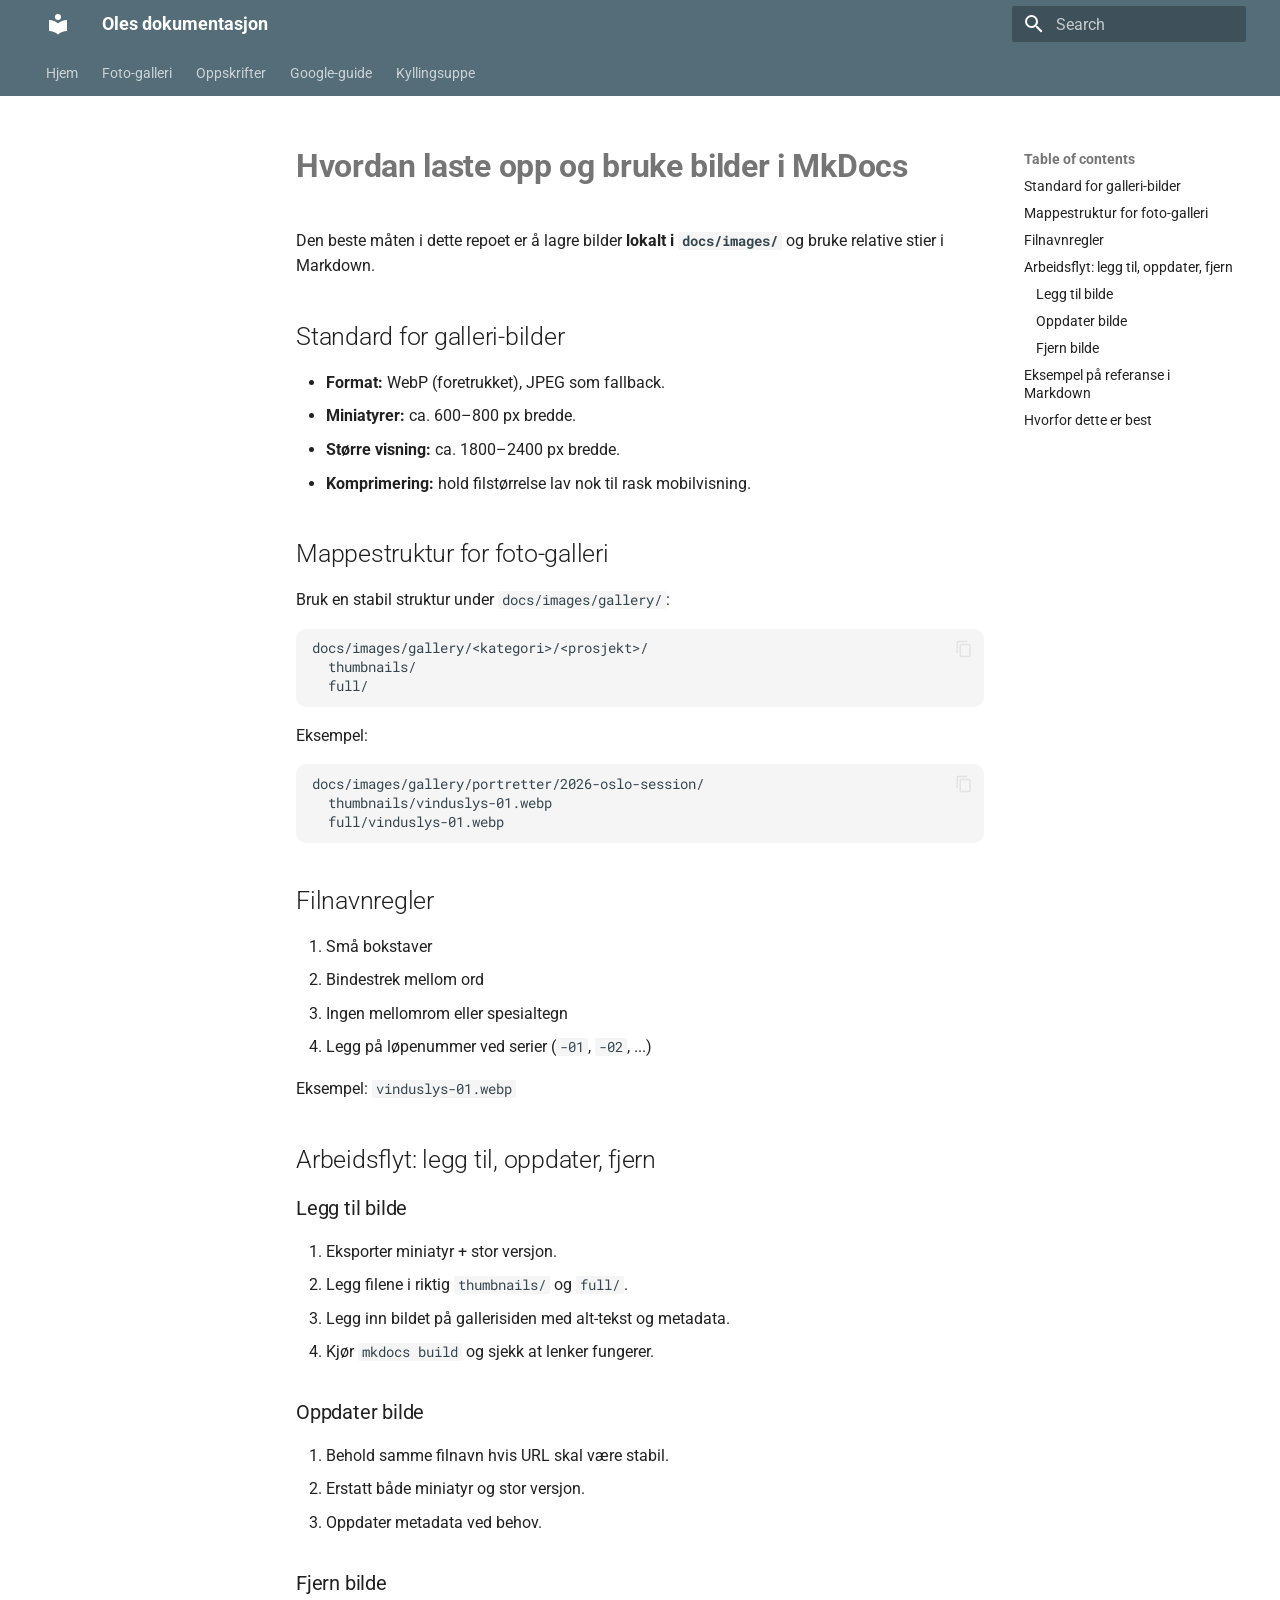
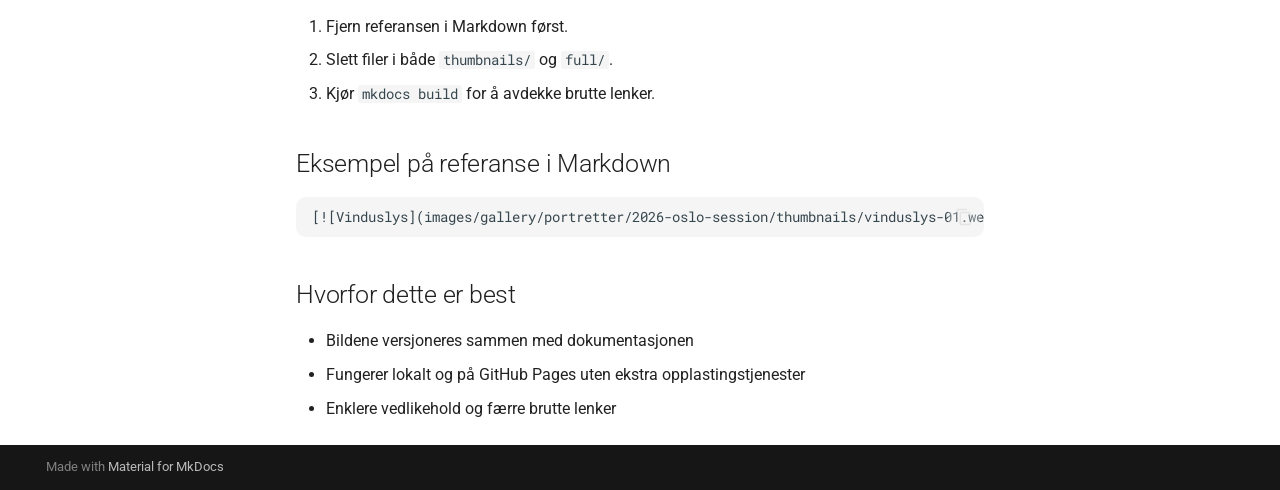
<file: how_to_upload_pictures/index.html>
<!doctype html>
<html lang="en" class="no-js">
  <head>
    
      <meta charset="utf-8">
      <meta name="viewport" content="width=device-width,initial-scale=1">
      
      
      
        <link rel="canonical" href="https://ol-e.github.io/docsv2/how_to_upload_pictures/">
      
      
      
      
        
      
      
      <link rel="icon" href="../assets/images/favicon.png">
      <meta name="generator" content="mkdocs-1.6.1, mkdocs-material-9.7.6">
    
    
      
        <title>Hvordan laste opp og bruke bilder i MkDocs - Oles dokumentasjon</title>
      
    
    
      <link rel="stylesheet" href="../assets/stylesheets/main.484c7ddc.min.css">
      
        
        <link rel="stylesheet" href="../assets/stylesheets/palette.ab4e12ef.min.css">
      
      


    
    
      
    
    
      
        
        
        <link rel="preconnect" href="https://fonts.gstatic.com" crossorigin>
        <link rel="stylesheet" href="https://fonts.googleapis.com/css?family=Roboto:300,300i,400,400i,700,700i%7CRoboto+Mono:400,400i,700,700i&display=fallback">
        <style>:root{--md-text-font:"Roboto";--md-code-font:"Roboto Mono"}</style>
      
    
    
      <link rel="stylesheet" href="../stylesheets/extra.css">
    
    <script>__md_scope=new URL("..",location),__md_hash=e=>[...e].reduce(((e,_)=>(e<<5)-e+_.charCodeAt(0)),0),__md_get=(e,_=localStorage,t=__md_scope)=>JSON.parse(_.getItem(t.pathname+"."+e)),__md_set=(e,_,t=localStorage,a=__md_scope)=>{try{t.setItem(a.pathname+"."+e,JSON.stringify(_))}catch(e){}}</script>
    
      

    
    
  </head>
  
  
    
    
      
    
    
    
    
    <body dir="ltr" data-md-color-scheme="default" data-md-color-primary="blue-grey" data-md-color-accent="deep-orange">
  
    
    <input class="md-toggle" data-md-toggle="drawer" type="checkbox" id="__drawer" autocomplete="off">
    <input class="md-toggle" data-md-toggle="search" type="checkbox" id="__search" autocomplete="off">
    <label class="md-overlay" for="__drawer"></label>
    <div data-md-component="skip">
      
        
        <a href="#hvordan-laste-opp-og-bruke-bilder-i-mkdocs" class="md-skip">
          Skip to content
        </a>
      
    </div>
    <div data-md-component="announce">
      
    </div>
    
    
      

<header class="md-header" data-md-component="header">
  <nav class="md-header__inner md-grid" aria-label="Header">
    <a href=".." title="Oles dokumentasjon" class="md-header__button md-logo" aria-label="Oles dokumentasjon" data-md-component="logo">
      
  
  <svg xmlns="http://www.w3.org/2000/svg" viewBox="0 0 24 24"><path d="M12 8a3 3 0 0 0 3-3 3 3 0 0 0-3-3 3 3 0 0 0-3 3 3 3 0 0 0 3 3m0 3.54C9.64 9.35 6.5 8 3 8v11c3.5 0 6.64 1.35 9 3.54 2.36-2.19 5.5-3.54 9-3.54V8c-3.5 0-6.64 1.35-9 3.54"/></svg>

    </a>
    <label class="md-header__button md-icon" for="__drawer">
      
      <svg xmlns="http://www.w3.org/2000/svg" viewBox="0 0 24 24"><path d="M3 6h18v2H3zm0 5h18v2H3zm0 5h18v2H3z"/></svg>
    </label>
    <div class="md-header__title" data-md-component="header-title">
      <div class="md-header__ellipsis">
        <div class="md-header__topic">
          <span class="md-ellipsis">
            Oles dokumentasjon
          </span>
        </div>
        <div class="md-header__topic" data-md-component="header-topic">
          <span class="md-ellipsis">
            
              Hvordan laste opp og bruke bilder i MkDocs
            
          </span>
        </div>
      </div>
    </div>
    
      
        <form class="md-header__option" data-md-component="palette">
  
    
    
    
    <input class="md-option" data-md-color-media="" data-md-color-scheme="default" data-md-color-primary="blue-grey" data-md-color-accent="deep-orange"  aria-hidden="true"  type="radio" name="__palette" id="__palette_0">
    
  
</form>
      
    
    
      <script>var palette=__md_get("__palette");if(palette&&palette.color){if("(prefers-color-scheme)"===palette.color.media){var media=matchMedia("(prefers-color-scheme: light)"),input=document.querySelector(media.matches?"[data-md-color-media='(prefers-color-scheme: light)']":"[data-md-color-media='(prefers-color-scheme: dark)']");palette.color.media=input.getAttribute("data-md-color-media"),palette.color.scheme=input.getAttribute("data-md-color-scheme"),palette.color.primary=input.getAttribute("data-md-color-primary"),palette.color.accent=input.getAttribute("data-md-color-accent")}for(var[key,value]of Object.entries(palette.color))document.body.setAttribute("data-md-color-"+key,value)}</script>
    
    
    
      
      
        <label class="md-header__button md-icon" for="__search">
          
          <svg xmlns="http://www.w3.org/2000/svg" viewBox="0 0 24 24"><path d="M9.5 3A6.5 6.5 0 0 1 16 9.5c0 1.61-.59 3.09-1.56 4.23l.27.27h.79l5 5-1.5 1.5-5-5v-.79l-.27-.27A6.52 6.52 0 0 1 9.5 16 6.5 6.5 0 0 1 3 9.5 6.5 6.5 0 0 1 9.5 3m0 2C7 5 5 7 5 9.5S7 14 9.5 14 14 12 14 9.5 12 5 9.5 5"/></svg>
        </label>
        <div class="md-search" data-md-component="search" role="dialog">
  <label class="md-search__overlay" for="__search"></label>
  <div class="md-search__inner" role="search">
    <form class="md-search__form" name="search">
      <input type="text" class="md-search__input" name="query" aria-label="Search" placeholder="Search" autocapitalize="off" autocorrect="off" autocomplete="off" spellcheck="false" data-md-component="search-query" required>
      <label class="md-search__icon md-icon" for="__search">
        
        <svg xmlns="http://www.w3.org/2000/svg" viewBox="0 0 24 24"><path d="M9.5 3A6.5 6.5 0 0 1 16 9.5c0 1.61-.59 3.09-1.56 4.23l.27.27h.79l5 5-1.5 1.5-5-5v-.79l-.27-.27A6.52 6.52 0 0 1 9.5 16 6.5 6.5 0 0 1 3 9.5 6.5 6.5 0 0 1 9.5 3m0 2C7 5 5 7 5 9.5S7 14 9.5 14 14 12 14 9.5 12 5 9.5 5"/></svg>
        
        <svg xmlns="http://www.w3.org/2000/svg" viewBox="0 0 24 24"><path d="M20 11v2H8l5.5 5.5-1.42 1.42L4.16 12l7.92-7.92L13.5 5.5 8 11z"/></svg>
      </label>
      <nav class="md-search__options" aria-label="Search">
        
        <button type="reset" class="md-search__icon md-icon" title="Clear" aria-label="Clear" tabindex="-1">
          
          <svg xmlns="http://www.w3.org/2000/svg" viewBox="0 0 24 24"><path d="M19 6.41 17.59 5 12 10.59 6.41 5 5 6.41 10.59 12 5 17.59 6.41 19 12 13.41 17.59 19 19 17.59 13.41 12z"/></svg>
        </button>
      </nav>
      
    </form>
    <div class="md-search__output">
      <div class="md-search__scrollwrap" tabindex="0" data-md-scrollfix>
        <div class="md-search-result" data-md-component="search-result">
          <div class="md-search-result__meta">
            Initializing search
          </div>
          <ol class="md-search-result__list" role="presentation"></ol>
        </div>
      </div>
    </div>
  </div>
</div>
      
    
    
  </nav>
  
</header>
    
    <div class="md-container" data-md-component="container">
      
      
        
          
            
<nav class="md-tabs" aria-label="Tabs" data-md-component="tabs">
  <div class="md-grid">
    <ul class="md-tabs__list">
      
        
  
  
  
  
    <li class="md-tabs__item">
      <a href=".." class="md-tabs__link">
        
  
  
    
  
  Hjem

      </a>
    </li>
  

      
        
  
  
  
  
    <li class="md-tabs__item">
      <a href="../gallery/" class="md-tabs__link">
        
  
  
    
  
  Foto-galleri

      </a>
    </li>
  

      
        
  
  
  
  
    
    
      <li class="md-tabs__item">
        <a href="../oppskrifter/pizza/" class="md-tabs__link">
          
  
  
  Oppskrifter

        </a>
      </li>
    
  

      
        
  
  
  
  
    <li class="md-tabs__item">
      <a href="../how_to_use_google/" class="md-tabs__link">
        
  
  
    
  
  Google-guide

      </a>
    </li>
  

      
        
  
  
  
  
    <li class="md-tabs__item">
      <a href="../Chicken_soup/" class="md-tabs__link">
        
  
  
    
  
  Kyllingsuppe

      </a>
    </li>
  

      
    </ul>
  </div>
</nav>
          
        
      
      <main class="md-main" data-md-component="main">
        <div class="md-main__inner md-grid">
          
            
              
              <div class="md-sidebar md-sidebar--primary" data-md-component="sidebar" data-md-type="navigation" >
                <div class="md-sidebar__scrollwrap">
                  <div class="md-sidebar__inner">
                    


  


<nav class="md-nav md-nav--primary md-nav--lifted" aria-label="Navigation" data-md-level="0">
  <label class="md-nav__title" for="__drawer">
    <a href=".." title="Oles dokumentasjon" class="md-nav__button md-logo" aria-label="Oles dokumentasjon" data-md-component="logo">
      
  
  <svg xmlns="http://www.w3.org/2000/svg" viewBox="0 0 24 24"><path d="M12 8a3 3 0 0 0 3-3 3 3 0 0 0-3-3 3 3 0 0 0-3 3 3 3 0 0 0 3 3m0 3.54C9.64 9.35 6.5 8 3 8v11c3.5 0 6.64 1.35 9 3.54 2.36-2.19 5.5-3.54 9-3.54V8c-3.5 0-6.64 1.35-9 3.54"/></svg>

    </a>
    Oles dokumentasjon
  </label>
  
  <ul class="md-nav__list" data-md-scrollfix>
    
      
      
  
  
  
  
    <li class="md-nav__item">
      <a href=".." class="md-nav__link">
        
  
  
  <span class="md-ellipsis">
    
  
    Hjem
  

    
  </span>
  
  

      </a>
    </li>
  

    
      
      
  
  
  
  
    <li class="md-nav__item">
      <a href="../gallery/" class="md-nav__link">
        
  
  
  <span class="md-ellipsis">
    
  
    Foto-galleri
  

    
  </span>
  
  

      </a>
    </li>
  

    
      
      
  
  
  
  
    
    
    
    
      
      
    
    
    <li class="md-nav__item md-nav__item--nested">
      
        
        
        <input class="md-nav__toggle md-toggle " type="checkbox" id="__nav_3" >
        
          
          <label class="md-nav__link" for="__nav_3" id="__nav_3_label" tabindex="0">
            
  
  
  <span class="md-ellipsis">
    
  
    Oppskrifter
  

    
  </span>
  
  

            <span class="md-nav__icon md-icon"></span>
          </label>
        
        <nav class="md-nav" data-md-level="1" aria-labelledby="__nav_3_label" aria-expanded="false">
          <label class="md-nav__title" for="__nav_3">
            <span class="md-nav__icon md-icon"></span>
            
  
    Oppskrifter
  

          </label>
          <ul class="md-nav__list" data-md-scrollfix>
            
              
                
  
  
  
  
    <li class="md-nav__item">
      <a href="../oppskrifter/pizza/" class="md-nav__link">
        
  
  
  <span class="md-ellipsis">
    
  
    Pizza
  

    
  </span>
  
  

      </a>
    </li>
  

              
            
              
                
  
  
  
  
    <li class="md-nav__item">
      <a href="../oppskrifter/pasta-med-pesto/" class="md-nav__link">
        
  
  
  <span class="md-ellipsis">
    
  
    Pasta med pesto
  

    
  </span>
  
  

      </a>
    </li>
  

              
            
              
                
  
  
  
  
    <li class="md-nav__item">
      <a href="../oppskrifter/enkel-omelett/" class="md-nav__link">
        
  
  
  <span class="md-ellipsis">
    
  
    Enkel omelett
  

    
  </span>
  
  

      </a>
    </li>
  

              
            
              
                
  
  
  
  
    <li class="md-nav__item">
      <a href="../oppskrifter/kyllingwrap/" class="md-nav__link">
        
  
  
  <span class="md-ellipsis">
    
  
    Kyllingwrap
  

    
  </span>
  
  

      </a>
    </li>
  

              
            
              
                
  
  
  
  
    <li class="md-nav__item">
      <a href="../oppskrifter/havregrot/" class="md-nav__link">
        
  
  
  <span class="md-ellipsis">
    
  
    Havregrøt
  

    
  </span>
  
  

      </a>
    </li>
  

              
            
              
                
  
  
  
  
    <li class="md-nav__item">
      <a href="../oppskrifter/fruktsalat/" class="md-nav__link">
        
  
  
  <span class="md-ellipsis">
    
  
    Fruktsalat
  

    
  </span>
  
  

      </a>
    </li>
  

              
            
          </ul>
        </nav>
      
    </li>
  

    
      
      
  
  
  
  
    <li class="md-nav__item">
      <a href="../how_to_use_google/" class="md-nav__link">
        
  
  
  <span class="md-ellipsis">
    
  
    Google-guide
  

    
  </span>
  
  

      </a>
    </li>
  

    
      
      
  
  
  
  
    <li class="md-nav__item">
      <a href="../Chicken_soup/" class="md-nav__link">
        
  
  
  <span class="md-ellipsis">
    
  
    Kyllingsuppe
  

    
  </span>
  
  

      </a>
    </li>
  

    
  </ul>
</nav>
                  </div>
                </div>
              </div>
            
            
              
              <div class="md-sidebar md-sidebar--secondary" data-md-component="sidebar" data-md-type="toc" >
                <div class="md-sidebar__scrollwrap">
                  <div class="md-sidebar__inner">
                    

<nav class="md-nav md-nav--secondary" aria-label="Table of contents">
  
  
  
    
  
  
    <label class="md-nav__title" for="__toc">
      <span class="md-nav__icon md-icon"></span>
      Table of contents
    </label>
    <ul class="md-nav__list" data-md-component="toc" data-md-scrollfix>
      
        <li class="md-nav__item">
  <a href="#standard-for-galleri-bilder" class="md-nav__link">
    <span class="md-ellipsis">
      
        Standard for galleri-bilder
      
    </span>
  </a>
  
</li>
      
        <li class="md-nav__item">
  <a href="#mappestruktur-for-foto-galleri" class="md-nav__link">
    <span class="md-ellipsis">
      
        Mappestruktur for foto-galleri
      
    </span>
  </a>
  
</li>
      
        <li class="md-nav__item">
  <a href="#filnavnregler" class="md-nav__link">
    <span class="md-ellipsis">
      
        Filnavnregler
      
    </span>
  </a>
  
</li>
      
        <li class="md-nav__item">
  <a href="#arbeidsflyt-legg-til-oppdater-fjern" class="md-nav__link">
    <span class="md-ellipsis">
      
        Arbeidsflyt: legg til, oppdater, fjern
      
    </span>
  </a>
  
    <nav class="md-nav" aria-label="Arbeidsflyt: legg til, oppdater, fjern">
      <ul class="md-nav__list">
        
          <li class="md-nav__item">
  <a href="#legg-til-bilde" class="md-nav__link">
    <span class="md-ellipsis">
      
        Legg til bilde
      
    </span>
  </a>
  
</li>
        
          <li class="md-nav__item">
  <a href="#oppdater-bilde" class="md-nav__link">
    <span class="md-ellipsis">
      
        Oppdater bilde
      
    </span>
  </a>
  
</li>
        
          <li class="md-nav__item">
  <a href="#fjern-bilde" class="md-nav__link">
    <span class="md-ellipsis">
      
        Fjern bilde
      
    </span>
  </a>
  
</li>
        
      </ul>
    </nav>
  
</li>
      
        <li class="md-nav__item">
  <a href="#eksempel-pa-referanse-i-markdown" class="md-nav__link">
    <span class="md-ellipsis">
      
        Eksempel på referanse i Markdown
      
    </span>
  </a>
  
</li>
      
        <li class="md-nav__item">
  <a href="#hvorfor-dette-er-best" class="md-nav__link">
    <span class="md-ellipsis">
      
        Hvorfor dette er best
      
    </span>
  </a>
  
</li>
      
    </ul>
  
</nav>
                  </div>
                </div>
              </div>
            
          
          
            <div class="md-content" data-md-component="content">
              
              <article class="md-content__inner md-typeset">
                
                  



<h1 id="hvordan-laste-opp-og-bruke-bilder-i-mkdocs">Hvordan laste opp og bruke bilder i MkDocs</h1>
<p>Den beste måten i dette repoet er å lagre bilder <strong>lokalt i <code>docs/images/</code></strong> og bruke relative stier i Markdown.</p>
<h2 id="standard-for-galleri-bilder">Standard for galleri-bilder</h2>
<ul>
<li><strong>Format:</strong> WebP (foretrukket), JPEG som fallback.</li>
<li><strong>Miniatyrer:</strong> ca. 600–800 px bredde.</li>
<li><strong>Større visning:</strong> ca. 1800–2400 px bredde.</li>
<li><strong>Komprimering:</strong> hold filstørrelse lav nok til rask mobilvisning.</li>
</ul>
<h2 id="mappestruktur-for-foto-galleri">Mappestruktur for foto-galleri</h2>
<p>Bruk en stabil struktur under <code>docs/images/gallery/</code>:</p>
<pre><code class="language-text">docs/images/gallery/&lt;kategori&gt;/&lt;prosjekt&gt;/
  thumbnails/
  full/
</code></pre>
<p>Eksempel:</p>
<pre><code class="language-text">docs/images/gallery/portretter/2026-oslo-session/
  thumbnails/vinduslys-01.webp
  full/vinduslys-01.webp
</code></pre>
<h2 id="filnavnregler">Filnavnregler</h2>
<ol>
<li>Små bokstaver</li>
<li>Bindestrek mellom ord</li>
<li>Ingen mellomrom eller spesialtegn</li>
<li>Legg på løpenummer ved serier (<code>-01</code>, <code>-02</code>, ...)</li>
</ol>
<p>Eksempel: <code>vinduslys-01.webp</code></p>
<h2 id="arbeidsflyt-legg-til-oppdater-fjern">Arbeidsflyt: legg til, oppdater, fjern</h2>
<h3 id="legg-til-bilde">Legg til bilde</h3>
<ol>
<li>Eksporter miniatyr + stor versjon.</li>
<li>Legg filene i riktig <code>thumbnails/</code> og <code>full/</code>.</li>
<li>Legg inn bildet på gallerisiden med alt-tekst og metadata.</li>
<li>Kjør <code>mkdocs build</code> og sjekk at lenker fungerer.</li>
</ol>
<h3 id="oppdater-bilde">Oppdater bilde</h3>
<ol>
<li>Behold samme filnavn hvis URL skal være stabil.</li>
<li>Erstatt både miniatyr og stor versjon.</li>
<li>Oppdater metadata ved behov.</li>
</ol>
<h3 id="fjern-bilde">Fjern bilde</h3>
<ol>
<li>Fjern referansen i Markdown først.</li>
<li>Slett filer i både <code>thumbnails/</code> og <code>full/</code>.</li>
<li>Kjør <code>mkdocs build</code> for å avdekke brutte lenker.</li>
</ol>
<h2 id="eksempel-pa-referanse-i-markdown">Eksempel på referanse i Markdown</h2>
<pre><code class="language-md">[![Vinduslys](images/gallery/portretter/2026-oslo-session/thumbnails/vinduslys-01.webp)](images/gallery/portretter/2026-oslo-session/full/vinduslys-01.webp)
</code></pre>
<h2 id="hvorfor-dette-er-best">Hvorfor dette er best</h2>
<ul>
<li>Bildene versjoneres sammen med dokumentasjonen</li>
<li>Fungerer lokalt og på GitHub Pages uten ekstra opplastingstjenester</li>
<li>Enklere vedlikehold og færre brutte lenker</li>
</ul>












                
              </article>
            </div>
          
          
<script>var target=document.getElementById(location.hash.slice(1));target&&target.name&&(target.checked=target.name.startsWith("__tabbed_"))</script>
        </div>
        
          <button type="button" class="md-top md-icon" data-md-component="top" hidden>
  
  <svg xmlns="http://www.w3.org/2000/svg" viewBox="0 0 24 24"><path d="M13 20h-2V8l-5.5 5.5-1.42-1.42L12 4.16l7.92 7.92-1.42 1.42L13 8z"/></svg>
  Back to top
</button>
        
      </main>
      
        <footer class="md-footer">
  
  <div class="md-footer-meta md-typeset">
    <div class="md-footer-meta__inner md-grid">
      <div class="md-copyright">
  
  
    Made with
    <a href="https://squidfunk.github.io/mkdocs-material/" target="_blank" rel="noopener">
      Material for MkDocs
    </a>
  
</div>
      
    </div>
  </div>
</footer>
      
    </div>
    <div class="md-dialog" data-md-component="dialog">
      <div class="md-dialog__inner md-typeset"></div>
    </div>
    
    
    
      
      
      <script id="__config" type="application/json">{"annotate": null, "base": "..", "features": ["navigation.tabs", "navigation.top", "content.code.copy"], "search": "../assets/javascripts/workers/search.2c215733.min.js", "tags": null, "translations": {"clipboard.copied": "Copied to clipboard", "clipboard.copy": "Copy to clipboard", "search.result.more.one": "1 more on this page", "search.result.more.other": "# more on this page", "search.result.none": "No matching documents", "search.result.one": "1 matching document", "search.result.other": "# matching documents", "search.result.placeholder": "Type to start searching", "search.result.term.missing": "Missing", "select.version": "Select version"}, "version": null}</script>
    
    
      <script src="../assets/javascripts/bundle.79ae519e.min.js"></script>
      
    
  </body>
</html>
</file>
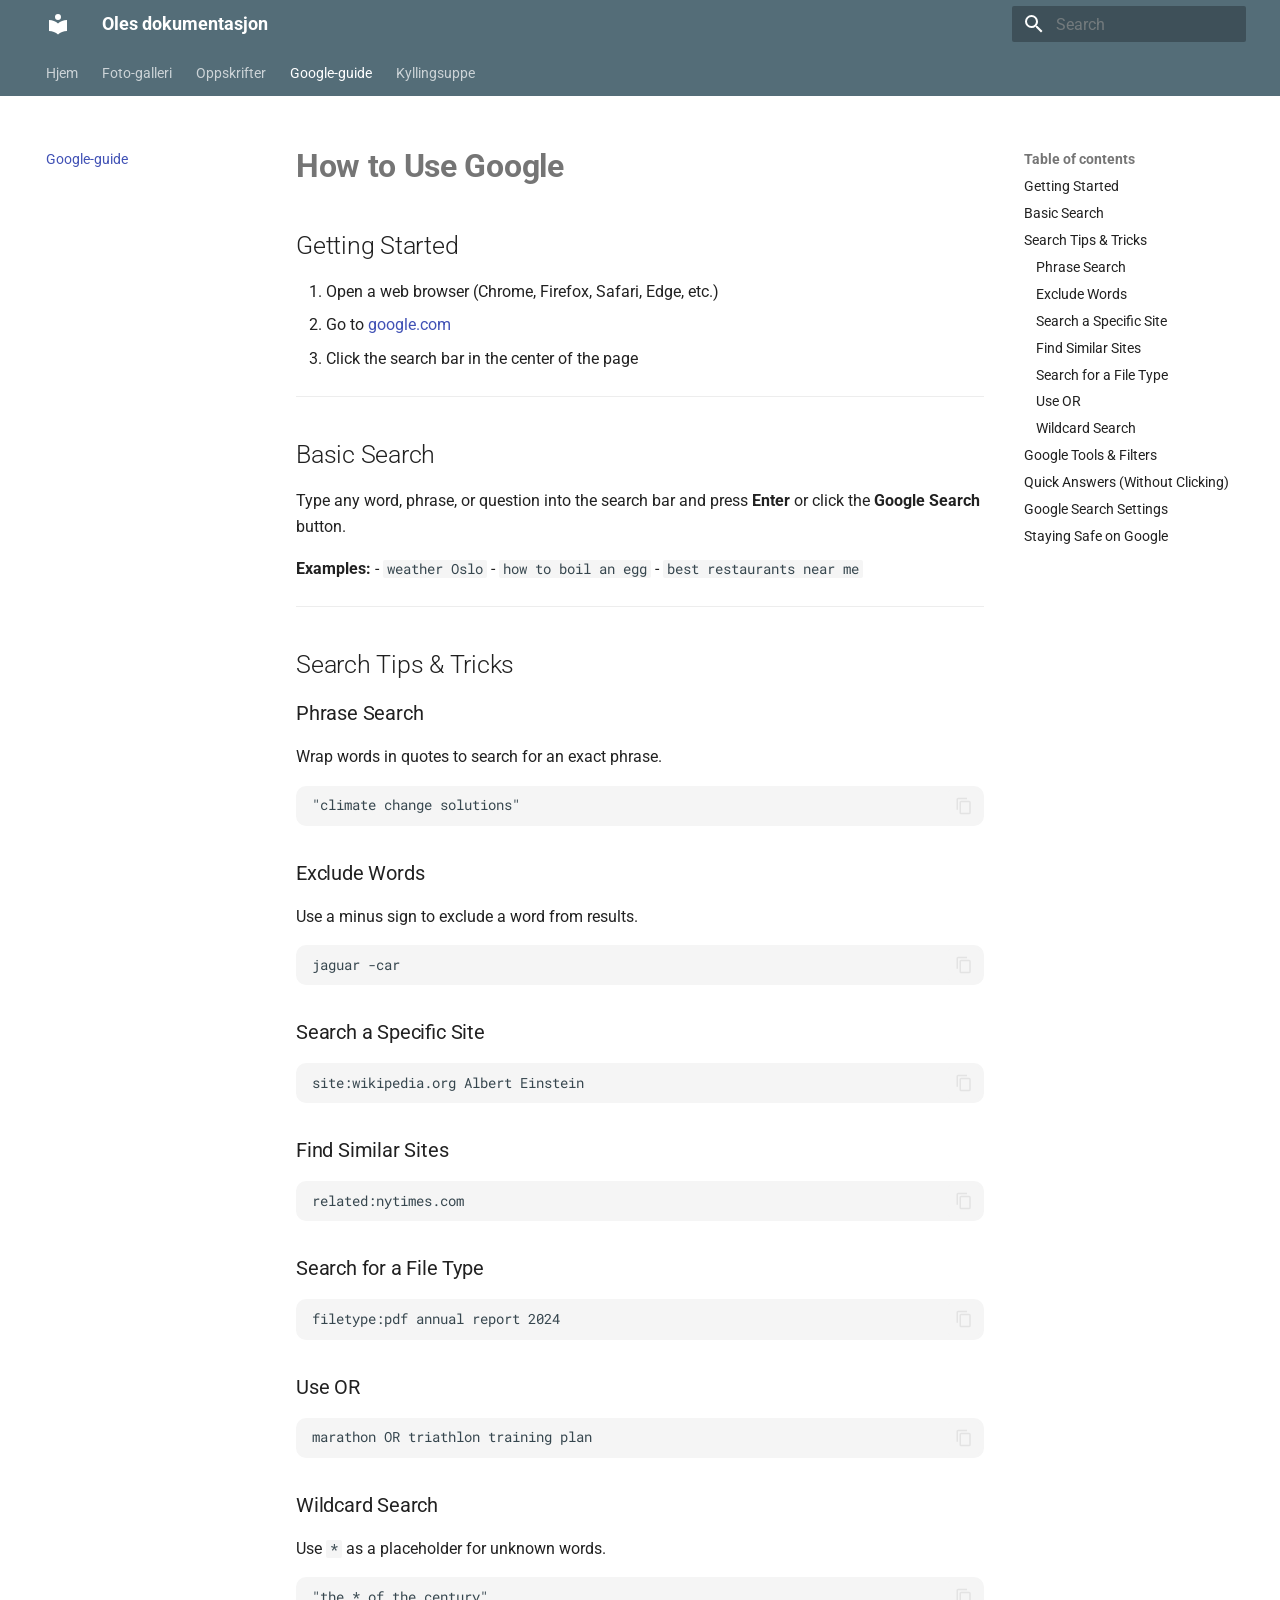
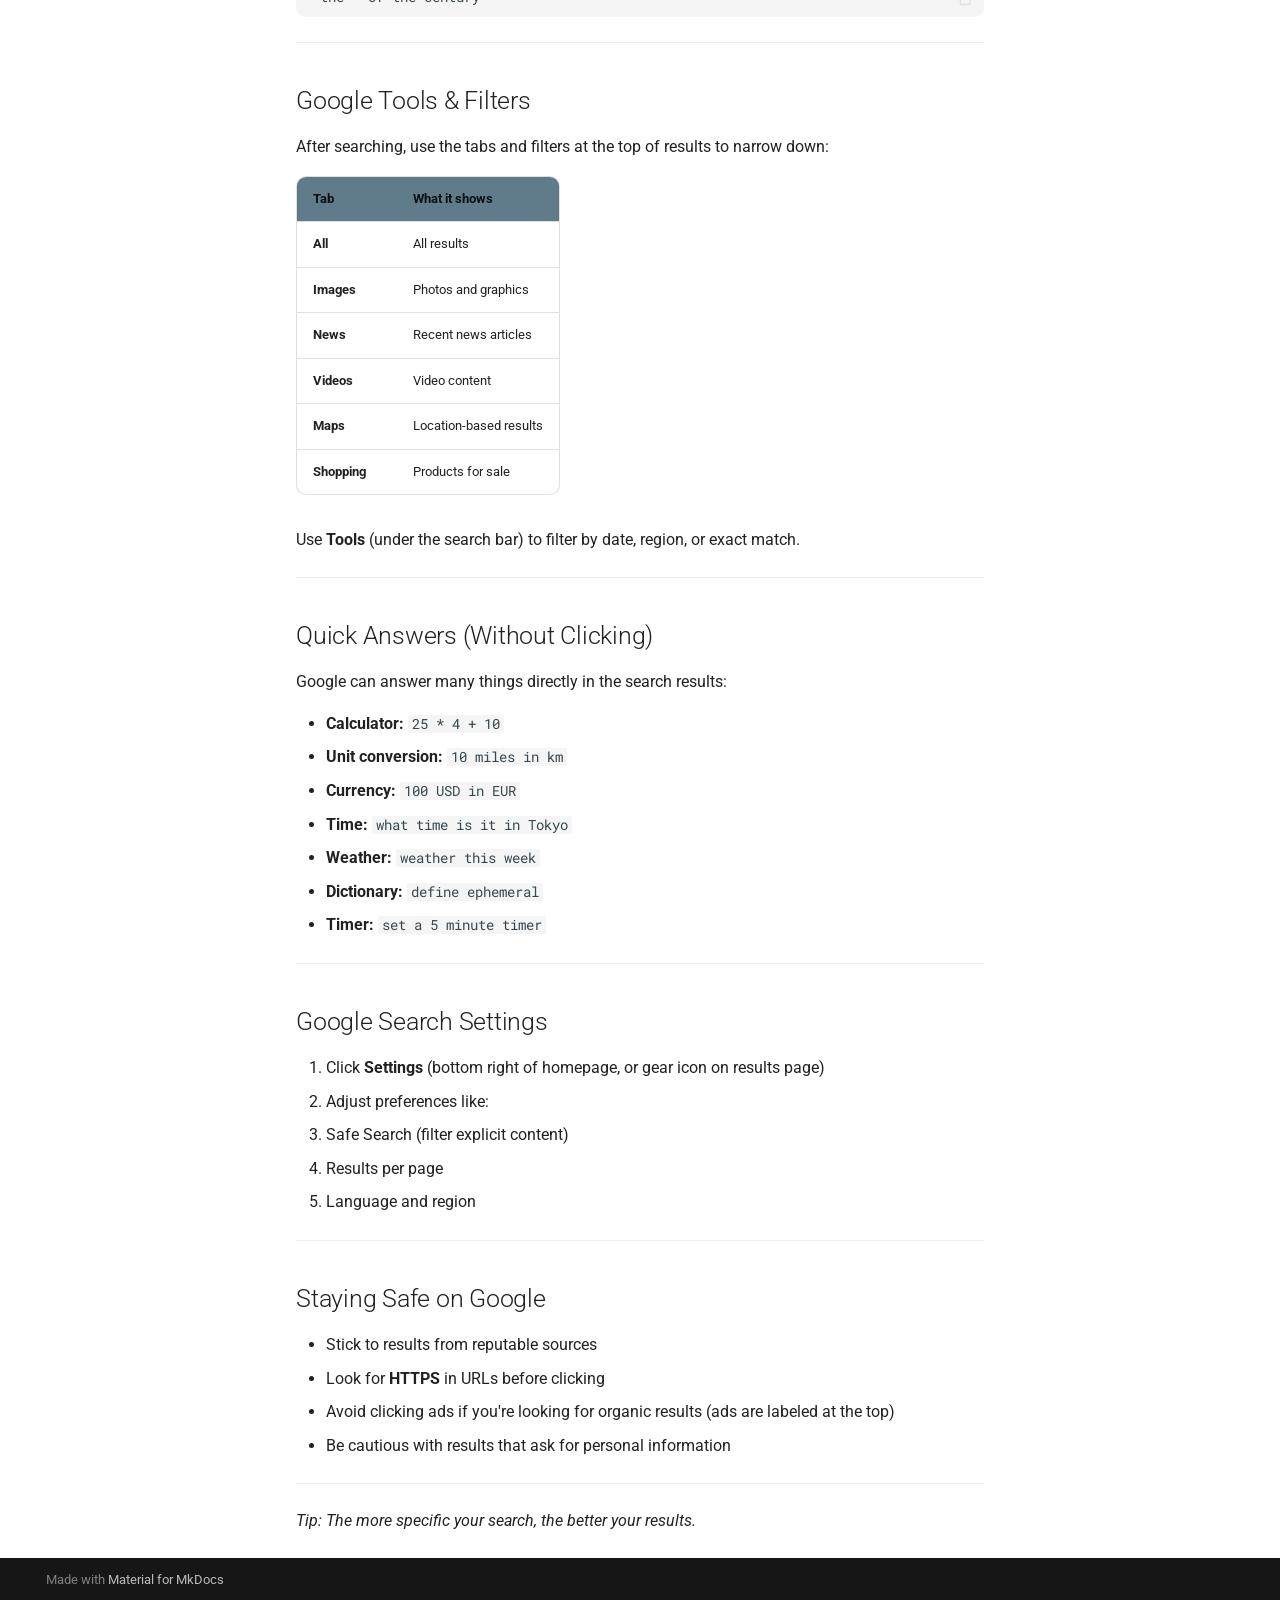
<file: how_to_use_google/index.html>
<!doctype html>
<html lang="en" class="no-js">
  <head>
    
      <meta charset="utf-8">
      <meta name="viewport" content="width=device-width,initial-scale=1">
      
      
      
        <link rel="canonical" href="https://ol-e.github.io/docsv2/how_to_use_google/">
      
      
        <link rel="prev" href="../oppskrifter/fruktsalat/">
      
      
        <link rel="next" href="../Chicken_soup/">
      
      
        
      
      
      <link rel="icon" href="../assets/images/favicon.png">
      <meta name="generator" content="mkdocs-1.6.1, mkdocs-material-9.7.6">
    
    
      
        <title>Google-guide - Oles dokumentasjon</title>
      
    
    
      <link rel="stylesheet" href="../assets/stylesheets/main.484c7ddc.min.css">
      
        
        <link rel="stylesheet" href="../assets/stylesheets/palette.ab4e12ef.min.css">
      
      


    
    
      
    
    
      
        
        
        <link rel="preconnect" href="https://fonts.gstatic.com" crossorigin>
        <link rel="stylesheet" href="https://fonts.googleapis.com/css?family=Roboto:300,300i,400,400i,700,700i%7CRoboto+Mono:400,400i,700,700i&display=fallback">
        <style>:root{--md-text-font:"Roboto";--md-code-font:"Roboto Mono"}</style>
      
    
    
      <link rel="stylesheet" href="../stylesheets/extra.css">
    
    <script>__md_scope=new URL("..",location),__md_hash=e=>[...e].reduce(((e,_)=>(e<<5)-e+_.charCodeAt(0)),0),__md_get=(e,_=localStorage,t=__md_scope)=>JSON.parse(_.getItem(t.pathname+"."+e)),__md_set=(e,_,t=localStorage,a=__md_scope)=>{try{t.setItem(a.pathname+"."+e,JSON.stringify(_))}catch(e){}}</script>
    
      

    
    
  </head>
  
  
    
    
      
    
    
    
    
    <body dir="ltr" data-md-color-scheme="default" data-md-color-primary="blue-grey" data-md-color-accent="deep-orange">
  
    
    <input class="md-toggle" data-md-toggle="drawer" type="checkbox" id="__drawer" autocomplete="off">
    <input class="md-toggle" data-md-toggle="search" type="checkbox" id="__search" autocomplete="off">
    <label class="md-overlay" for="__drawer"></label>
    <div data-md-component="skip">
      
        
        <a href="#how-to-use-google" class="md-skip">
          Skip to content
        </a>
      
    </div>
    <div data-md-component="announce">
      
    </div>
    
    
      

<header class="md-header" data-md-component="header">
  <nav class="md-header__inner md-grid" aria-label="Header">
    <a href=".." title="Oles dokumentasjon" class="md-header__button md-logo" aria-label="Oles dokumentasjon" data-md-component="logo">
      
  
  <svg xmlns="http://www.w3.org/2000/svg" viewBox="0 0 24 24"><path d="M12 8a3 3 0 0 0 3-3 3 3 0 0 0-3-3 3 3 0 0 0-3 3 3 3 0 0 0 3 3m0 3.54C9.64 9.35 6.5 8 3 8v11c3.5 0 6.64 1.35 9 3.54 2.36-2.19 5.5-3.54 9-3.54V8c-3.5 0-6.64 1.35-9 3.54"/></svg>

    </a>
    <label class="md-header__button md-icon" for="__drawer">
      
      <svg xmlns="http://www.w3.org/2000/svg" viewBox="0 0 24 24"><path d="M3 6h18v2H3zm0 5h18v2H3zm0 5h18v2H3z"/></svg>
    </label>
    <div class="md-header__title" data-md-component="header-title">
      <div class="md-header__ellipsis">
        <div class="md-header__topic">
          <span class="md-ellipsis">
            Oles dokumentasjon
          </span>
        </div>
        <div class="md-header__topic" data-md-component="header-topic">
          <span class="md-ellipsis">
            
              Google-guide
            
          </span>
        </div>
      </div>
    </div>
    
      
        <form class="md-header__option" data-md-component="palette">
  
    
    
    
    <input class="md-option" data-md-color-media="" data-md-color-scheme="default" data-md-color-primary="blue-grey" data-md-color-accent="deep-orange"  aria-hidden="true"  type="radio" name="__palette" id="__palette_0">
    
  
</form>
      
    
    
      <script>var palette=__md_get("__palette");if(palette&&palette.color){if("(prefers-color-scheme)"===palette.color.media){var media=matchMedia("(prefers-color-scheme: light)"),input=document.querySelector(media.matches?"[data-md-color-media='(prefers-color-scheme: light)']":"[data-md-color-media='(prefers-color-scheme: dark)']");palette.color.media=input.getAttribute("data-md-color-media"),palette.color.scheme=input.getAttribute("data-md-color-scheme"),palette.color.primary=input.getAttribute("data-md-color-primary"),palette.color.accent=input.getAttribute("data-md-color-accent")}for(var[key,value]of Object.entries(palette.color))document.body.setAttribute("data-md-color-"+key,value)}</script>
    
    
    
      
      
        <label class="md-header__button md-icon" for="__search">
          
          <svg xmlns="http://www.w3.org/2000/svg" viewBox="0 0 24 24"><path d="M9.5 3A6.5 6.5 0 0 1 16 9.5c0 1.61-.59 3.09-1.56 4.23l.27.27h.79l5 5-1.5 1.5-5-5v-.79l-.27-.27A6.52 6.52 0 0 1 9.5 16 6.5 6.5 0 0 1 3 9.5 6.5 6.5 0 0 1 9.5 3m0 2C7 5 5 7 5 9.5S7 14 9.5 14 14 12 14 9.5 12 5 9.5 5"/></svg>
        </label>
        <div class="md-search" data-md-component="search" role="dialog">
  <label class="md-search__overlay" for="__search"></label>
  <div class="md-search__inner" role="search">
    <form class="md-search__form" name="search">
      <input type="text" class="md-search__input" name="query" aria-label="Search" placeholder="Search" autocapitalize="off" autocorrect="off" autocomplete="off" spellcheck="false" data-md-component="search-query" required>
      <label class="md-search__icon md-icon" for="__search">
        
        <svg xmlns="http://www.w3.org/2000/svg" viewBox="0 0 24 24"><path d="M9.5 3A6.5 6.5 0 0 1 16 9.5c0 1.61-.59 3.09-1.56 4.23l.27.27h.79l5 5-1.5 1.5-5-5v-.79l-.27-.27A6.52 6.52 0 0 1 9.5 16 6.5 6.5 0 0 1 3 9.5 6.5 6.5 0 0 1 9.5 3m0 2C7 5 5 7 5 9.5S7 14 9.5 14 14 12 14 9.5 12 5 9.5 5"/></svg>
        
        <svg xmlns="http://www.w3.org/2000/svg" viewBox="0 0 24 24"><path d="M20 11v2H8l5.5 5.5-1.42 1.42L4.16 12l7.92-7.92L13.5 5.5 8 11z"/></svg>
      </label>
      <nav class="md-search__options" aria-label="Search">
        
        <button type="reset" class="md-search__icon md-icon" title="Clear" aria-label="Clear" tabindex="-1">
          
          <svg xmlns="http://www.w3.org/2000/svg" viewBox="0 0 24 24"><path d="M19 6.41 17.59 5 12 10.59 6.41 5 5 6.41 10.59 12 5 17.59 6.41 19 12 13.41 17.59 19 19 17.59 13.41 12z"/></svg>
        </button>
      </nav>
      
    </form>
    <div class="md-search__output">
      <div class="md-search__scrollwrap" tabindex="0" data-md-scrollfix>
        <div class="md-search-result" data-md-component="search-result">
          <div class="md-search-result__meta">
            Initializing search
          </div>
          <ol class="md-search-result__list" role="presentation"></ol>
        </div>
      </div>
    </div>
  </div>
</div>
      
    
    
  </nav>
  
</header>
    
    <div class="md-container" data-md-component="container">
      
      
        
          
            
<nav class="md-tabs" aria-label="Tabs" data-md-component="tabs">
  <div class="md-grid">
    <ul class="md-tabs__list">
      
        
  
  
  
  
    <li class="md-tabs__item">
      <a href=".." class="md-tabs__link">
        
  
  
    
  
  Hjem

      </a>
    </li>
  

      
        
  
  
  
  
    <li class="md-tabs__item">
      <a href="../gallery/" class="md-tabs__link">
        
  
  
    
  
  Foto-galleri

      </a>
    </li>
  

      
        
  
  
  
  
    
    
      <li class="md-tabs__item">
        <a href="../oppskrifter/pizza/" class="md-tabs__link">
          
  
  
  Oppskrifter

        </a>
      </li>
    
  

      
        
  
  
  
    
  
  
    <li class="md-tabs__item md-tabs__item--active">
      <a href="./" class="md-tabs__link">
        
  
  
    
  
  Google-guide

      </a>
    </li>
  

      
        
  
  
  
  
    <li class="md-tabs__item">
      <a href="../Chicken_soup/" class="md-tabs__link">
        
  
  
    
  
  Kyllingsuppe

      </a>
    </li>
  

      
    </ul>
  </div>
</nav>
          
        
      
      <main class="md-main" data-md-component="main">
        <div class="md-main__inner md-grid">
          
            
              
              <div class="md-sidebar md-sidebar--primary" data-md-component="sidebar" data-md-type="navigation" >
                <div class="md-sidebar__scrollwrap">
                  <div class="md-sidebar__inner">
                    


  


<nav class="md-nav md-nav--primary md-nav--lifted" aria-label="Navigation" data-md-level="0">
  <label class="md-nav__title" for="__drawer">
    <a href=".." title="Oles dokumentasjon" class="md-nav__button md-logo" aria-label="Oles dokumentasjon" data-md-component="logo">
      
  
  <svg xmlns="http://www.w3.org/2000/svg" viewBox="0 0 24 24"><path d="M12 8a3 3 0 0 0 3-3 3 3 0 0 0-3-3 3 3 0 0 0-3 3 3 3 0 0 0 3 3m0 3.54C9.64 9.35 6.5 8 3 8v11c3.5 0 6.64 1.35 9 3.54 2.36-2.19 5.5-3.54 9-3.54V8c-3.5 0-6.64 1.35-9 3.54"/></svg>

    </a>
    Oles dokumentasjon
  </label>
  
  <ul class="md-nav__list" data-md-scrollfix>
    
      
      
  
  
  
  
    <li class="md-nav__item">
      <a href=".." class="md-nav__link">
        
  
  
  <span class="md-ellipsis">
    
  
    Hjem
  

    
  </span>
  
  

      </a>
    </li>
  

    
      
      
  
  
  
  
    <li class="md-nav__item">
      <a href="../gallery/" class="md-nav__link">
        
  
  
  <span class="md-ellipsis">
    
  
    Foto-galleri
  

    
  </span>
  
  

      </a>
    </li>
  

    
      
      
  
  
  
  
    
    
    
    
      
      
    
    
    <li class="md-nav__item md-nav__item--nested">
      
        
        
        <input class="md-nav__toggle md-toggle " type="checkbox" id="__nav_3" >
        
          
          <label class="md-nav__link" for="__nav_3" id="__nav_3_label" tabindex="0">
            
  
  
  <span class="md-ellipsis">
    
  
    Oppskrifter
  

    
  </span>
  
  

            <span class="md-nav__icon md-icon"></span>
          </label>
        
        <nav class="md-nav" data-md-level="1" aria-labelledby="__nav_3_label" aria-expanded="false">
          <label class="md-nav__title" for="__nav_3">
            <span class="md-nav__icon md-icon"></span>
            
  
    Oppskrifter
  

          </label>
          <ul class="md-nav__list" data-md-scrollfix>
            
              
                
  
  
  
  
    <li class="md-nav__item">
      <a href="../oppskrifter/pizza/" class="md-nav__link">
        
  
  
  <span class="md-ellipsis">
    
  
    Pizza
  

    
  </span>
  
  

      </a>
    </li>
  

              
            
              
                
  
  
  
  
    <li class="md-nav__item">
      <a href="../oppskrifter/pasta-med-pesto/" class="md-nav__link">
        
  
  
  <span class="md-ellipsis">
    
  
    Pasta med pesto
  

    
  </span>
  
  

      </a>
    </li>
  

              
            
              
                
  
  
  
  
    <li class="md-nav__item">
      <a href="../oppskrifter/enkel-omelett/" class="md-nav__link">
        
  
  
  <span class="md-ellipsis">
    
  
    Enkel omelett
  

    
  </span>
  
  

      </a>
    </li>
  

              
            
              
                
  
  
  
  
    <li class="md-nav__item">
      <a href="../oppskrifter/kyllingwrap/" class="md-nav__link">
        
  
  
  <span class="md-ellipsis">
    
  
    Kyllingwrap
  

    
  </span>
  
  

      </a>
    </li>
  

              
            
              
                
  
  
  
  
    <li class="md-nav__item">
      <a href="../oppskrifter/havregrot/" class="md-nav__link">
        
  
  
  <span class="md-ellipsis">
    
  
    Havregrøt
  

    
  </span>
  
  

      </a>
    </li>
  

              
            
              
                
  
  
  
  
    <li class="md-nav__item">
      <a href="../oppskrifter/fruktsalat/" class="md-nav__link">
        
  
  
  <span class="md-ellipsis">
    
  
    Fruktsalat
  

    
  </span>
  
  

      </a>
    </li>
  

              
            
          </ul>
        </nav>
      
    </li>
  

    
      
      
  
  
    
  
  
  
    <li class="md-nav__item md-nav__item--active">
      
      <input class="md-nav__toggle md-toggle" type="checkbox" id="__toc">
      
      
        
      
      
        <label class="md-nav__link md-nav__link--active" for="__toc">
          
  
  
  <span class="md-ellipsis">
    
  
    Google-guide
  

    
  </span>
  
  

          <span class="md-nav__icon md-icon"></span>
        </label>
      
      <a href="./" class="md-nav__link md-nav__link--active">
        
  
  
  <span class="md-ellipsis">
    
  
    Google-guide
  

    
  </span>
  
  

      </a>
      
        

<nav class="md-nav md-nav--secondary" aria-label="Table of contents">
  
  
  
    
  
  
    <label class="md-nav__title" for="__toc">
      <span class="md-nav__icon md-icon"></span>
      Table of contents
    </label>
    <ul class="md-nav__list" data-md-component="toc" data-md-scrollfix>
      
        <li class="md-nav__item">
  <a href="#getting-started" class="md-nav__link">
    <span class="md-ellipsis">
      
        Getting Started
      
    </span>
  </a>
  
</li>
      
        <li class="md-nav__item">
  <a href="#basic-search" class="md-nav__link">
    <span class="md-ellipsis">
      
        Basic Search
      
    </span>
  </a>
  
</li>
      
        <li class="md-nav__item">
  <a href="#search-tips-tricks" class="md-nav__link">
    <span class="md-ellipsis">
      
        Search Tips &amp; Tricks
      
    </span>
  </a>
  
    <nav class="md-nav" aria-label="Search Tips &amp; Tricks">
      <ul class="md-nav__list">
        
          <li class="md-nav__item">
  <a href="#phrase-search" class="md-nav__link">
    <span class="md-ellipsis">
      
        Phrase Search
      
    </span>
  </a>
  
</li>
        
          <li class="md-nav__item">
  <a href="#exclude-words" class="md-nav__link">
    <span class="md-ellipsis">
      
        Exclude Words
      
    </span>
  </a>
  
</li>
        
          <li class="md-nav__item">
  <a href="#search-a-specific-site" class="md-nav__link">
    <span class="md-ellipsis">
      
        Search a Specific Site
      
    </span>
  </a>
  
</li>
        
          <li class="md-nav__item">
  <a href="#find-similar-sites" class="md-nav__link">
    <span class="md-ellipsis">
      
        Find Similar Sites
      
    </span>
  </a>
  
</li>
        
          <li class="md-nav__item">
  <a href="#search-for-a-file-type" class="md-nav__link">
    <span class="md-ellipsis">
      
        Search for a File Type
      
    </span>
  </a>
  
</li>
        
          <li class="md-nav__item">
  <a href="#use-or" class="md-nav__link">
    <span class="md-ellipsis">
      
        Use OR
      
    </span>
  </a>
  
</li>
        
          <li class="md-nav__item">
  <a href="#wildcard-search" class="md-nav__link">
    <span class="md-ellipsis">
      
        Wildcard Search
      
    </span>
  </a>
  
</li>
        
      </ul>
    </nav>
  
</li>
      
        <li class="md-nav__item">
  <a href="#google-tools-filters" class="md-nav__link">
    <span class="md-ellipsis">
      
        Google Tools &amp; Filters
      
    </span>
  </a>
  
</li>
      
        <li class="md-nav__item">
  <a href="#quick-answers-without-clicking" class="md-nav__link">
    <span class="md-ellipsis">
      
        Quick Answers (Without Clicking)
      
    </span>
  </a>
  
</li>
      
        <li class="md-nav__item">
  <a href="#google-search-settings" class="md-nav__link">
    <span class="md-ellipsis">
      
        Google Search Settings
      
    </span>
  </a>
  
</li>
      
        <li class="md-nav__item">
  <a href="#staying-safe-on-google" class="md-nav__link">
    <span class="md-ellipsis">
      
        Staying Safe on Google
      
    </span>
  </a>
  
</li>
      
    </ul>
  
</nav>
      
    </li>
  

    
      
      
  
  
  
  
    <li class="md-nav__item">
      <a href="../Chicken_soup/" class="md-nav__link">
        
  
  
  <span class="md-ellipsis">
    
  
    Kyllingsuppe
  

    
  </span>
  
  

      </a>
    </li>
  

    
  </ul>
</nav>
                  </div>
                </div>
              </div>
            
            
              
              <div class="md-sidebar md-sidebar--secondary" data-md-component="sidebar" data-md-type="toc" >
                <div class="md-sidebar__scrollwrap">
                  <div class="md-sidebar__inner">
                    

<nav class="md-nav md-nav--secondary" aria-label="Table of contents">
  
  
  
    
  
  
    <label class="md-nav__title" for="__toc">
      <span class="md-nav__icon md-icon"></span>
      Table of contents
    </label>
    <ul class="md-nav__list" data-md-component="toc" data-md-scrollfix>
      
        <li class="md-nav__item">
  <a href="#getting-started" class="md-nav__link">
    <span class="md-ellipsis">
      
        Getting Started
      
    </span>
  </a>
  
</li>
      
        <li class="md-nav__item">
  <a href="#basic-search" class="md-nav__link">
    <span class="md-ellipsis">
      
        Basic Search
      
    </span>
  </a>
  
</li>
      
        <li class="md-nav__item">
  <a href="#search-tips-tricks" class="md-nav__link">
    <span class="md-ellipsis">
      
        Search Tips &amp; Tricks
      
    </span>
  </a>
  
    <nav class="md-nav" aria-label="Search Tips &amp; Tricks">
      <ul class="md-nav__list">
        
          <li class="md-nav__item">
  <a href="#phrase-search" class="md-nav__link">
    <span class="md-ellipsis">
      
        Phrase Search
      
    </span>
  </a>
  
</li>
        
          <li class="md-nav__item">
  <a href="#exclude-words" class="md-nav__link">
    <span class="md-ellipsis">
      
        Exclude Words
      
    </span>
  </a>
  
</li>
        
          <li class="md-nav__item">
  <a href="#search-a-specific-site" class="md-nav__link">
    <span class="md-ellipsis">
      
        Search a Specific Site
      
    </span>
  </a>
  
</li>
        
          <li class="md-nav__item">
  <a href="#find-similar-sites" class="md-nav__link">
    <span class="md-ellipsis">
      
        Find Similar Sites
      
    </span>
  </a>
  
</li>
        
          <li class="md-nav__item">
  <a href="#search-for-a-file-type" class="md-nav__link">
    <span class="md-ellipsis">
      
        Search for a File Type
      
    </span>
  </a>
  
</li>
        
          <li class="md-nav__item">
  <a href="#use-or" class="md-nav__link">
    <span class="md-ellipsis">
      
        Use OR
      
    </span>
  </a>
  
</li>
        
          <li class="md-nav__item">
  <a href="#wildcard-search" class="md-nav__link">
    <span class="md-ellipsis">
      
        Wildcard Search
      
    </span>
  </a>
  
</li>
        
      </ul>
    </nav>
  
</li>
      
        <li class="md-nav__item">
  <a href="#google-tools-filters" class="md-nav__link">
    <span class="md-ellipsis">
      
        Google Tools &amp; Filters
      
    </span>
  </a>
  
</li>
      
        <li class="md-nav__item">
  <a href="#quick-answers-without-clicking" class="md-nav__link">
    <span class="md-ellipsis">
      
        Quick Answers (Without Clicking)
      
    </span>
  </a>
  
</li>
      
        <li class="md-nav__item">
  <a href="#google-search-settings" class="md-nav__link">
    <span class="md-ellipsis">
      
        Google Search Settings
      
    </span>
  </a>
  
</li>
      
        <li class="md-nav__item">
  <a href="#staying-safe-on-google" class="md-nav__link">
    <span class="md-ellipsis">
      
        Staying Safe on Google
      
    </span>
  </a>
  
</li>
      
    </ul>
  
</nav>
                  </div>
                </div>
              </div>
            
          
          
            <div class="md-content" data-md-component="content">
              
              <article class="md-content__inner md-typeset">
                
                  



<h1 id="how-to-use-google">How to Use Google</h1>
<h2 id="getting-started">Getting Started</h2>
<ol>
<li>Open a web browser (Chrome, Firefox, Safari, Edge, etc.)</li>
<li>Go to <a href="https://www.google.com">google.com</a></li>
<li>Click the search bar in the center of the page</li>
</ol>
<hr />
<h2 id="basic-search">Basic Search</h2>
<p>Type any word, phrase, or question into the search bar and press <strong>Enter</strong> or click the <strong>Google Search</strong> button.</p>
<p><strong>Examples:</strong>
- <code>weather Oslo</code>
- <code>how to boil an egg</code>
- <code>best restaurants near me</code></p>
<hr />
<h2 id="search-tips-tricks">Search Tips &amp; Tricks</h2>
<h3 id="phrase-search">Phrase Search</h3>
<p>Wrap words in quotes to search for an exact phrase.</p>
<pre><code>&quot;climate change solutions&quot;
</code></pre>
<h3 id="exclude-words">Exclude Words</h3>
<p>Use a minus sign to exclude a word from results.</p>
<pre><code>jaguar -car
</code></pre>
<h3 id="search-a-specific-site">Search a Specific Site</h3>
<pre><code>site:wikipedia.org Albert Einstein
</code></pre>
<h3 id="find-similar-sites">Find Similar Sites</h3>
<pre><code>related:nytimes.com
</code></pre>
<h3 id="search-for-a-file-type">Search for a File Type</h3>
<pre><code>filetype:pdf annual report 2024
</code></pre>
<h3 id="use-or">Use OR</h3>
<pre><code>marathon OR triathlon training plan
</code></pre>
<h3 id="wildcard-search">Wildcard Search</h3>
<p>Use <code>*</code> as a placeholder for unknown words.</p>
<pre><code>&quot;the * of the century&quot;
</code></pre>
<hr />
<h2 id="google-tools-filters">Google Tools &amp; Filters</h2>
<p>After searching, use the tabs and filters at the top of results to narrow down:</p>
<table>
<thead>
<tr>
<th>Tab</th>
<th>What it shows</th>
</tr>
</thead>
<tbody>
<tr>
<td><strong>All</strong></td>
<td>All results</td>
</tr>
<tr>
<td><strong>Images</strong></td>
<td>Photos and graphics</td>
</tr>
<tr>
<td><strong>News</strong></td>
<td>Recent news articles</td>
</tr>
<tr>
<td><strong>Videos</strong></td>
<td>Video content</td>
</tr>
<tr>
<td><strong>Maps</strong></td>
<td>Location-based results</td>
</tr>
<tr>
<td><strong>Shopping</strong></td>
<td>Products for sale</td>
</tr>
</tbody>
</table>
<p>Use <strong>Tools</strong> (under the search bar) to filter by date, region, or exact match.</p>
<hr />
<h2 id="quick-answers-without-clicking">Quick Answers (Without Clicking)</h2>
<p>Google can answer many things directly in the search results:</p>
<ul>
<li><strong>Calculator:</strong> <code>25 * 4 + 10</code></li>
<li><strong>Unit conversion:</strong> <code>10 miles in km</code></li>
<li><strong>Currency:</strong> <code>100 USD in EUR</code></li>
<li><strong>Time:</strong> <code>what time is it in Tokyo</code></li>
<li><strong>Weather:</strong> <code>weather this week</code></li>
<li><strong>Dictionary:</strong> <code>define ephemeral</code></li>
<li><strong>Timer:</strong> <code>set a 5 minute timer</code></li>
</ul>
<hr />
<h2 id="google-search-settings">Google Search Settings</h2>
<ol>
<li>Click <strong>Settings</strong> (bottom right of homepage, or gear icon on results page)</li>
<li>Adjust preferences like:</li>
<li>Safe Search (filter explicit content)</li>
<li>Results per page</li>
<li>Language and region</li>
</ol>
<hr />
<h2 id="staying-safe-on-google">Staying Safe on Google</h2>
<ul>
<li>Stick to results from reputable sources</li>
<li>Look for <strong>HTTPS</strong> in URLs before clicking</li>
<li>Avoid clicking ads if you're looking for organic results (ads are labeled at the top)</li>
<li>Be cautious with results that ask for personal information</li>
</ul>
<hr />
<p><em>Tip: The more specific your search, the better your results.</em></p>












                
              </article>
            </div>
          
          
<script>var target=document.getElementById(location.hash.slice(1));target&&target.name&&(target.checked=target.name.startsWith("__tabbed_"))</script>
        </div>
        
          <button type="button" class="md-top md-icon" data-md-component="top" hidden>
  
  <svg xmlns="http://www.w3.org/2000/svg" viewBox="0 0 24 24"><path d="M13 20h-2V8l-5.5 5.5-1.42-1.42L12 4.16l7.92 7.92-1.42 1.42L13 8z"/></svg>
  Back to top
</button>
        
      </main>
      
        <footer class="md-footer">
  
  <div class="md-footer-meta md-typeset">
    <div class="md-footer-meta__inner md-grid">
      <div class="md-copyright">
  
  
    Made with
    <a href="https://squidfunk.github.io/mkdocs-material/" target="_blank" rel="noopener">
      Material for MkDocs
    </a>
  
</div>
      
    </div>
  </div>
</footer>
      
    </div>
    <div class="md-dialog" data-md-component="dialog">
      <div class="md-dialog__inner md-typeset"></div>
    </div>
    
    
    
      
      
      <script id="__config" type="application/json">{"annotate": null, "base": "..", "features": ["navigation.tabs", "navigation.top", "content.code.copy"], "search": "../assets/javascripts/workers/search.2c215733.min.js", "tags": null, "translations": {"clipboard.copied": "Copied to clipboard", "clipboard.copy": "Copy to clipboard", "search.result.more.one": "1 more on this page", "search.result.more.other": "# more on this page", "search.result.none": "No matching documents", "search.result.one": "1 matching document", "search.result.other": "# matching documents", "search.result.placeholder": "Type to start searching", "search.result.term.missing": "Missing", "select.version": "Select version"}, "version": null}</script>
    
    
      <script src="../assets/javascripts/bundle.79ae519e.min.js"></script>
      
    
  </body>
</html>
</file>
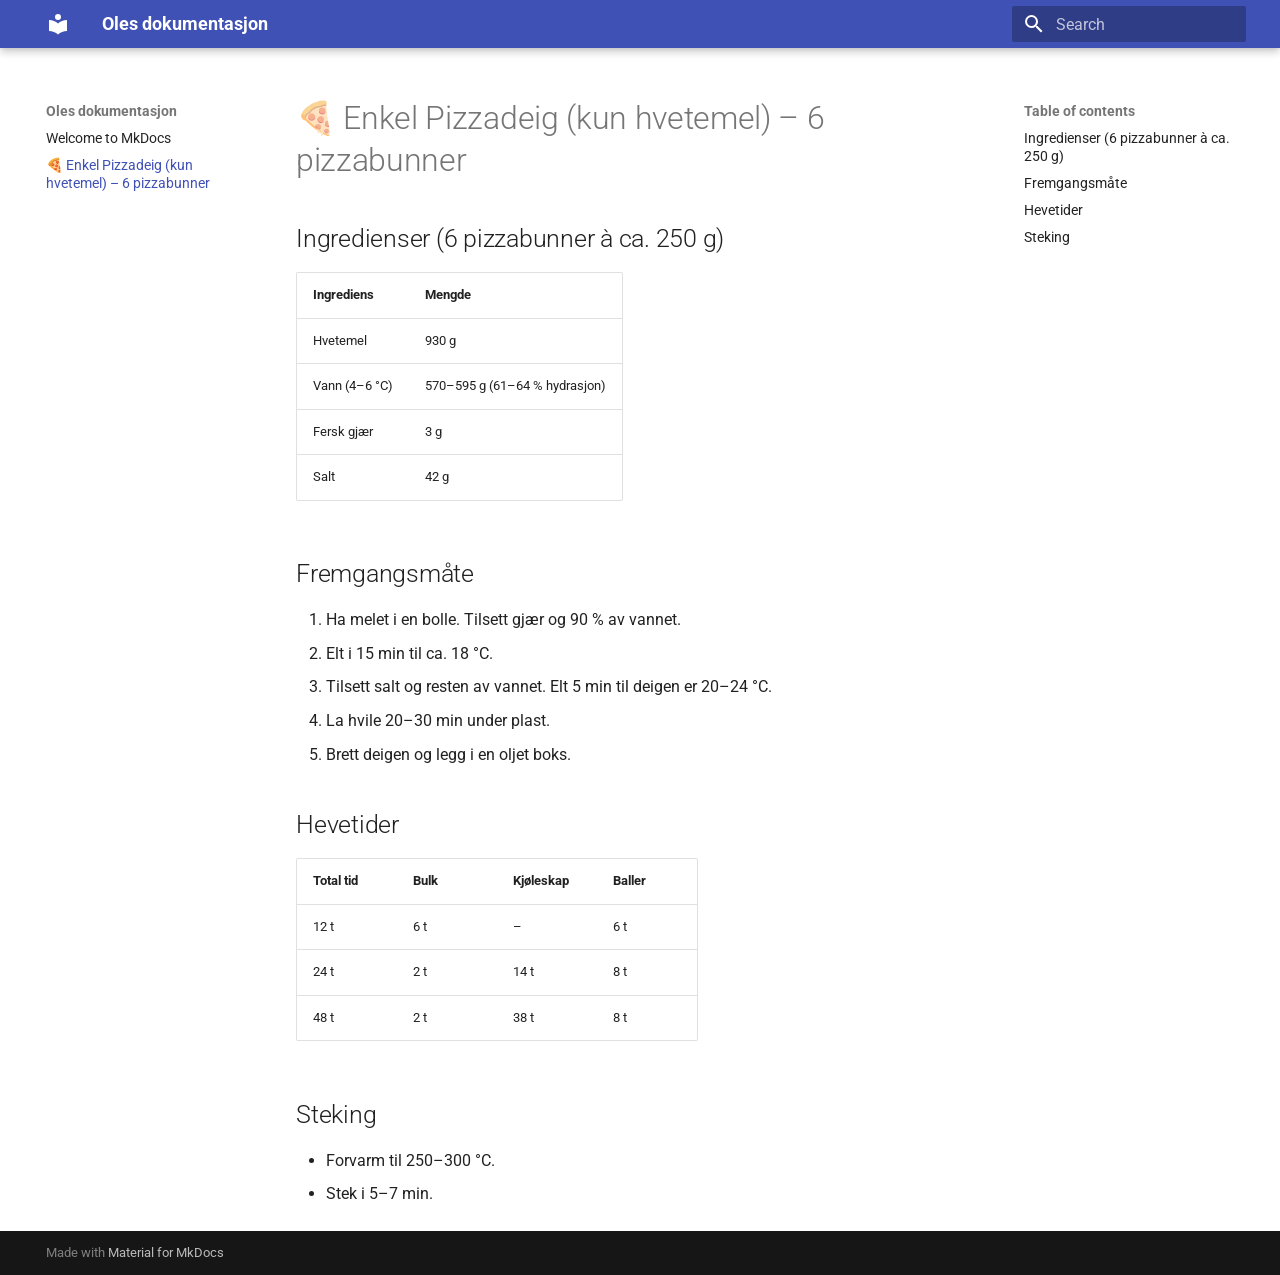
<file: Pizza/index.html>
<!doctype html>
<html lang="en" class="no-js">
  <head>
    
      <meta charset="utf-8">
      <meta name="viewport" content="width=device-width,initial-scale=1">
      
      
      
        <link rel="canonical" href="https://ol-e.github.io/docsv2/Pizza/">
      
      
        <link rel="prev" href="..">
      
      
      
        
      
      
      <link rel="icon" href="../assets/images/favicon.png">
      <meta name="generator" content="mkdocs-1.6.1, mkdocs-material-9.7.6">
    
    
      
        <title>🍕 Enkel Pizzadeig (kun hvetemel) – 6 pizzabunner - Oles dokumentasjon</title>
      
    
    
      <link rel="stylesheet" href="../assets/stylesheets/main.484c7ddc.min.css">
      
      


    
    
      
    
    
      
        
        
        <link rel="preconnect" href="https://fonts.gstatic.com" crossorigin>
        <link rel="stylesheet" href="https://fonts.googleapis.com/css?family=Roboto:300,300i,400,400i,700,700i%7CRoboto+Mono:400,400i,700,700i&display=fallback">
        <style>:root{--md-text-font:"Roboto";--md-code-font:"Roboto Mono"}</style>
      
    
    
    <script>__md_scope=new URL("..",location),__md_hash=e=>[...e].reduce(((e,_)=>(e<<5)-e+_.charCodeAt(0)),0),__md_get=(e,_=localStorage,t=__md_scope)=>JSON.parse(_.getItem(t.pathname+"."+e)),__md_set=(e,_,t=localStorage,a=__md_scope)=>{try{t.setItem(a.pathname+"."+e,JSON.stringify(_))}catch(e){}}</script>
    
      

    
    
  </head>
  
  
    <body dir="ltr">
  
    
    <input class="md-toggle" data-md-toggle="drawer" type="checkbox" id="__drawer" autocomplete="off">
    <input class="md-toggle" data-md-toggle="search" type="checkbox" id="__search" autocomplete="off">
    <label class="md-overlay" for="__drawer"></label>
    <div data-md-component="skip">
      
        
        <a href="#enkel-pizzadeig-kun-hvetemel-6-pizzabunner" class="md-skip">
          Skip to content
        </a>
      
    </div>
    <div data-md-component="announce">
      
    </div>
    
    
      

  

<header class="md-header md-header--shadow" data-md-component="header">
  <nav class="md-header__inner md-grid" aria-label="Header">
    <a href=".." title="Oles dokumentasjon" class="md-header__button md-logo" aria-label="Oles dokumentasjon" data-md-component="logo">
      
  
  <svg xmlns="http://www.w3.org/2000/svg" viewBox="0 0 24 24"><path d="M12 8a3 3 0 0 0 3-3 3 3 0 0 0-3-3 3 3 0 0 0-3 3 3 3 0 0 0 3 3m0 3.54C9.64 9.35 6.5 8 3 8v11c3.5 0 6.64 1.35 9 3.54 2.36-2.19 5.5-3.54 9-3.54V8c-3.5 0-6.64 1.35-9 3.54"/></svg>

    </a>
    <label class="md-header__button md-icon" for="__drawer">
      
      <svg xmlns="http://www.w3.org/2000/svg" viewBox="0 0 24 24"><path d="M3 6h18v2H3zm0 5h18v2H3zm0 5h18v2H3z"/></svg>
    </label>
    <div class="md-header__title" data-md-component="header-title">
      <div class="md-header__ellipsis">
        <div class="md-header__topic">
          <span class="md-ellipsis">
            Oles dokumentasjon
          </span>
        </div>
        <div class="md-header__topic" data-md-component="header-topic">
          <span class="md-ellipsis">
            
              🍕 Enkel Pizzadeig (kun hvetemel) – 6 pizzabunner
            
          </span>
        </div>
      </div>
    </div>
    
    
      <script>var palette=__md_get("__palette");if(palette&&palette.color){if("(prefers-color-scheme)"===palette.color.media){var media=matchMedia("(prefers-color-scheme: light)"),input=document.querySelector(media.matches?"[data-md-color-media='(prefers-color-scheme: light)']":"[data-md-color-media='(prefers-color-scheme: dark)']");palette.color.media=input.getAttribute("data-md-color-media"),palette.color.scheme=input.getAttribute("data-md-color-scheme"),palette.color.primary=input.getAttribute("data-md-color-primary"),palette.color.accent=input.getAttribute("data-md-color-accent")}for(var[key,value]of Object.entries(palette.color))document.body.setAttribute("data-md-color-"+key,value)}</script>
    
    
    
      
      
        <label class="md-header__button md-icon" for="__search">
          
          <svg xmlns="http://www.w3.org/2000/svg" viewBox="0 0 24 24"><path d="M9.5 3A6.5 6.5 0 0 1 16 9.5c0 1.61-.59 3.09-1.56 4.23l.27.27h.79l5 5-1.5 1.5-5-5v-.79l-.27-.27A6.52 6.52 0 0 1 9.5 16 6.5 6.5 0 0 1 3 9.5 6.5 6.5 0 0 1 9.5 3m0 2C7 5 5 7 5 9.5S7 14 9.5 14 14 12 14 9.5 12 5 9.5 5"/></svg>
        </label>
        <div class="md-search" data-md-component="search" role="dialog">
  <label class="md-search__overlay" for="__search"></label>
  <div class="md-search__inner" role="search">
    <form class="md-search__form" name="search">
      <input type="text" class="md-search__input" name="query" aria-label="Search" placeholder="Search" autocapitalize="off" autocorrect="off" autocomplete="off" spellcheck="false" data-md-component="search-query" required>
      <label class="md-search__icon md-icon" for="__search">
        
        <svg xmlns="http://www.w3.org/2000/svg" viewBox="0 0 24 24"><path d="M9.5 3A6.5 6.5 0 0 1 16 9.5c0 1.61-.59 3.09-1.56 4.23l.27.27h.79l5 5-1.5 1.5-5-5v-.79l-.27-.27A6.52 6.52 0 0 1 9.5 16 6.5 6.5 0 0 1 3 9.5 6.5 6.5 0 0 1 9.5 3m0 2C7 5 5 7 5 9.5S7 14 9.5 14 14 12 14 9.5 12 5 9.5 5"/></svg>
        
        <svg xmlns="http://www.w3.org/2000/svg" viewBox="0 0 24 24"><path d="M20 11v2H8l5.5 5.5-1.42 1.42L4.16 12l7.92-7.92L13.5 5.5 8 11z"/></svg>
      </label>
      <nav class="md-search__options" aria-label="Search">
        
        <button type="reset" class="md-search__icon md-icon" title="Clear" aria-label="Clear" tabindex="-1">
          
          <svg xmlns="http://www.w3.org/2000/svg" viewBox="0 0 24 24"><path d="M19 6.41 17.59 5 12 10.59 6.41 5 5 6.41 10.59 12 5 17.59 6.41 19 12 13.41 17.59 19 19 17.59 13.41 12z"/></svg>
        </button>
      </nav>
      
    </form>
    <div class="md-search__output">
      <div class="md-search__scrollwrap" tabindex="0" data-md-scrollfix>
        <div class="md-search-result" data-md-component="search-result">
          <div class="md-search-result__meta">
            Initializing search
          </div>
          <ol class="md-search-result__list" role="presentation"></ol>
        </div>
      </div>
    </div>
  </div>
</div>
      
    
    
  </nav>
  
</header>
    
    <div class="md-container" data-md-component="container">
      
      
        
          
        
      
      <main class="md-main" data-md-component="main">
        <div class="md-main__inner md-grid">
          
            
              
              <div class="md-sidebar md-sidebar--primary" data-md-component="sidebar" data-md-type="navigation" >
                <div class="md-sidebar__scrollwrap">
                  <div class="md-sidebar__inner">
                    



<nav class="md-nav md-nav--primary" aria-label="Navigation" data-md-level="0">
  <label class="md-nav__title" for="__drawer">
    <a href=".." title="Oles dokumentasjon" class="md-nav__button md-logo" aria-label="Oles dokumentasjon" data-md-component="logo">
      
  
  <svg xmlns="http://www.w3.org/2000/svg" viewBox="0 0 24 24"><path d="M12 8a3 3 0 0 0 3-3 3 3 0 0 0-3-3 3 3 0 0 0-3 3 3 3 0 0 0 3 3m0 3.54C9.64 9.35 6.5 8 3 8v11c3.5 0 6.64 1.35 9 3.54 2.36-2.19 5.5-3.54 9-3.54V8c-3.5 0-6.64 1.35-9 3.54"/></svg>

    </a>
    Oles dokumentasjon
  </label>
  
  <ul class="md-nav__list" data-md-scrollfix>
    
      
      
  
  
  
  
    <li class="md-nav__item">
      <a href=".." class="md-nav__link">
        
  
  
  <span class="md-ellipsis">
    
  
    Welcome to MkDocs
  

    
  </span>
  
  

      </a>
    </li>
  

    
      
      
  
  
    
  
  
  
    <li class="md-nav__item md-nav__item--active">
      
      <input class="md-nav__toggle md-toggle" type="checkbox" id="__toc">
      
      
        
      
      
        <label class="md-nav__link md-nav__link--active" for="__toc">
          
  
  
  <span class="md-ellipsis">
    
  
    🍕 Enkel Pizzadeig (kun hvetemel) – 6 pizzabunner
  

    
  </span>
  
  

          <span class="md-nav__icon md-icon"></span>
        </label>
      
      <a href="./" class="md-nav__link md-nav__link--active">
        
  
  
  <span class="md-ellipsis">
    
  
    🍕 Enkel Pizzadeig (kun hvetemel) – 6 pizzabunner
  

    
  </span>
  
  

      </a>
      
        

<nav class="md-nav md-nav--secondary" aria-label="Table of contents">
  
  
  
    
  
  
    <label class="md-nav__title" for="__toc">
      <span class="md-nav__icon md-icon"></span>
      Table of contents
    </label>
    <ul class="md-nav__list" data-md-component="toc" data-md-scrollfix>
      
        <li class="md-nav__item">
  <a href="#ingredienser-6-pizzabunner-a-ca-250-g" class="md-nav__link">
    <span class="md-ellipsis">
      
        Ingredienser (6 pizzabunner à ca. 250 g)
      
    </span>
  </a>
  
</li>
      
        <li class="md-nav__item">
  <a href="#fremgangsmate" class="md-nav__link">
    <span class="md-ellipsis">
      
        Fremgangsmåte
      
    </span>
  </a>
  
</li>
      
        <li class="md-nav__item">
  <a href="#hevetider" class="md-nav__link">
    <span class="md-ellipsis">
      
        Hevetider
      
    </span>
  </a>
  
</li>
      
        <li class="md-nav__item">
  <a href="#steking" class="md-nav__link">
    <span class="md-ellipsis">
      
        Steking
      
    </span>
  </a>
  
</li>
      
    </ul>
  
</nav>
      
    </li>
  

    
  </ul>
</nav>
                  </div>
                </div>
              </div>
            
            
              
              <div class="md-sidebar md-sidebar--secondary" data-md-component="sidebar" data-md-type="toc" >
                <div class="md-sidebar__scrollwrap">
                  <div class="md-sidebar__inner">
                    

<nav class="md-nav md-nav--secondary" aria-label="Table of contents">
  
  
  
    
  
  
    <label class="md-nav__title" for="__toc">
      <span class="md-nav__icon md-icon"></span>
      Table of contents
    </label>
    <ul class="md-nav__list" data-md-component="toc" data-md-scrollfix>
      
        <li class="md-nav__item">
  <a href="#ingredienser-6-pizzabunner-a-ca-250-g" class="md-nav__link">
    <span class="md-ellipsis">
      
        Ingredienser (6 pizzabunner à ca. 250 g)
      
    </span>
  </a>
  
</li>
      
        <li class="md-nav__item">
  <a href="#fremgangsmate" class="md-nav__link">
    <span class="md-ellipsis">
      
        Fremgangsmåte
      
    </span>
  </a>
  
</li>
      
        <li class="md-nav__item">
  <a href="#hevetider" class="md-nav__link">
    <span class="md-ellipsis">
      
        Hevetider
      
    </span>
  </a>
  
</li>
      
        <li class="md-nav__item">
  <a href="#steking" class="md-nav__link">
    <span class="md-ellipsis">
      
        Steking
      
    </span>
  </a>
  
</li>
      
    </ul>
  
</nav>
                  </div>
                </div>
              </div>
            
          
          
            <div class="md-content" data-md-component="content">
              
              <article class="md-content__inner md-typeset">
                
                  



<h1 id="enkel-pizzadeig-kun-hvetemel-6-pizzabunner">🍕 Enkel Pizzadeig (kun hvetemel) – 6 pizzabunner</h1>
<h2 id="ingredienser-6-pizzabunner-a-ca-250-g">Ingredienser (6 pizzabunner à ca. 250 g)</h2>
<table>
<thead>
<tr>
<th>Ingrediens</th>
<th>Mengde</th>
</tr>
</thead>
<tbody>
<tr>
<td>Hvetemel</td>
<td>930 g</td>
</tr>
<tr>
<td>Vann (4–6 °C)</td>
<td>570–595 g (61–64 % hydrasjon)</td>
</tr>
<tr>
<td>Fersk gjær</td>
<td>3 g</td>
</tr>
<tr>
<td>Salt</td>
<td>42 g</td>
</tr>
</tbody>
</table>
<h2 id="fremgangsmate">Fremgangsmåte</h2>
<ol>
<li>Ha melet i en bolle. Tilsett gjær og 90 % av vannet.  </li>
<li>Elt i 15 min til ca. 18 °C.  </li>
<li>Tilsett salt og resten av vannet. Elt 5 min til deigen er 20–24 °C.  </li>
<li>La hvile 20–30 min under plast.  </li>
<li>Brett deigen og legg i en oljet boks.</li>
</ol>
<h2 id="hevetider">Hevetider</h2>
<table>
<thead>
<tr>
<th>Total tid</th>
<th>Bulk</th>
<th>Kjøleskap</th>
<th>Baller</th>
</tr>
</thead>
<tbody>
<tr>
<td>12 t</td>
<td>6 t</td>
<td>–</td>
<td>6 t</td>
</tr>
<tr>
<td>24 t</td>
<td>2 t</td>
<td>14 t</td>
<td>8 t</td>
</tr>
<tr>
<td>48 t</td>
<td>2 t</td>
<td>38 t</td>
<td>8 t</td>
</tr>
</tbody>
</table>
<h2 id="steking">Steking</h2>
<ul>
<li>Forvarm til 250–300 °C.  </li>
<li>Stek i 5–7 min.</li>
</ul>












                
              </article>
            </div>
          
          
<script>var target=document.getElementById(location.hash.slice(1));target&&target.name&&(target.checked=target.name.startsWith("__tabbed_"))</script>
        </div>
        
      </main>
      
        <footer class="md-footer">
  
  <div class="md-footer-meta md-typeset">
    <div class="md-footer-meta__inner md-grid">
      <div class="md-copyright">
  
  
    Made with
    <a href="https://squidfunk.github.io/mkdocs-material/" target="_blank" rel="noopener">
      Material for MkDocs
    </a>
  
</div>
      
    </div>
  </div>
</footer>
      
    </div>
    <div class="md-dialog" data-md-component="dialog">
      <div class="md-dialog__inner md-typeset"></div>
    </div>
    
    
    
      
      
      <script id="__config" type="application/json">{"annotate": null, "base": "..", "features": [], "search": "../assets/javascripts/workers/search.2c215733.min.js", "tags": null, "translations": {"clipboard.copied": "Copied to clipboard", "clipboard.copy": "Copy to clipboard", "search.result.more.one": "1 more on this page", "search.result.more.other": "# more on this page", "search.result.none": "No matching documents", "search.result.one": "1 matching document", "search.result.other": "# matching documents", "search.result.placeholder": "Type to start searching", "search.result.term.missing": "Missing", "select.version": "Select version"}, "version": null}</script>
    
    
      <script src="../assets/javascripts/bundle.79ae519e.min.js"></script>
      
    
  </body>
</html>
</file>
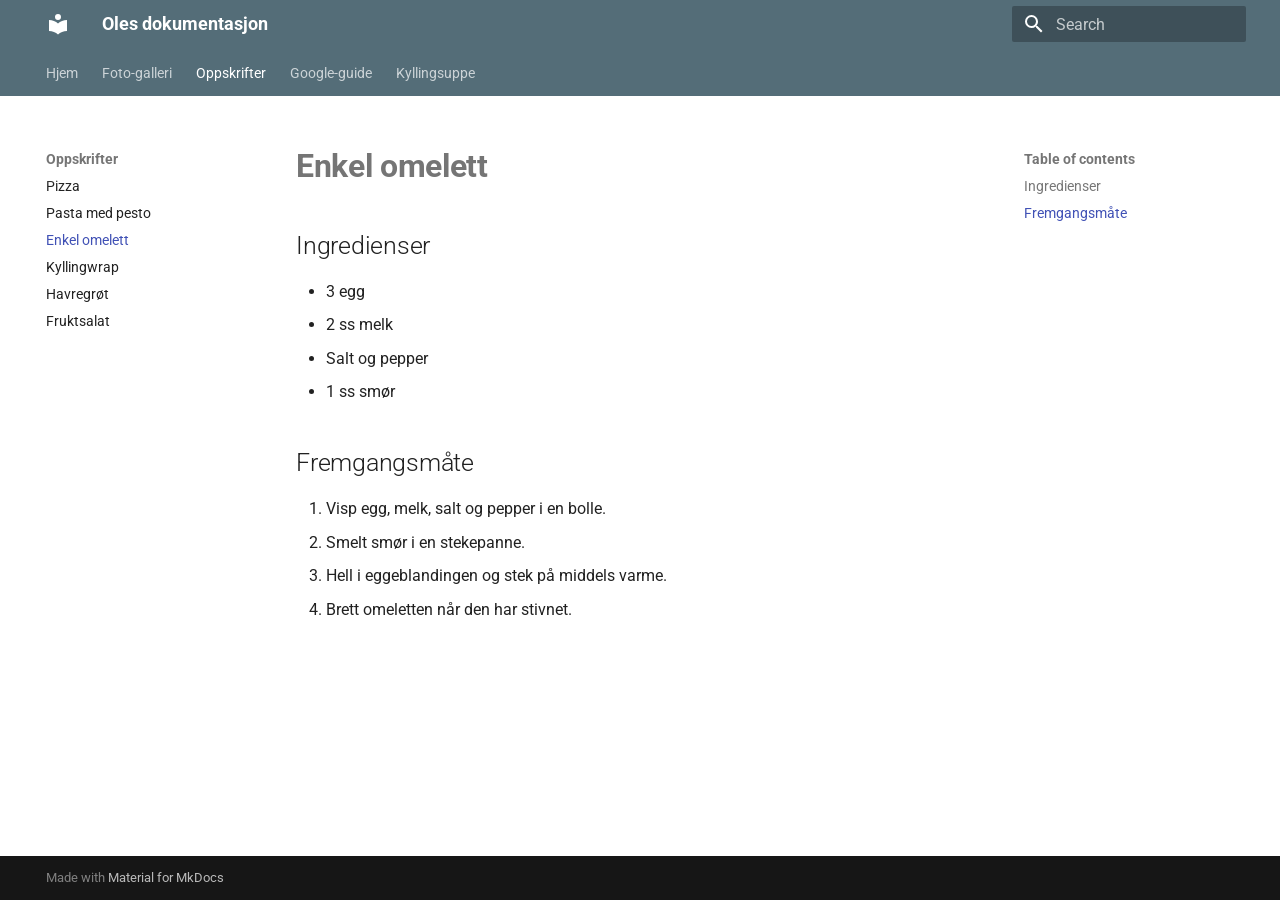
<file: oppskrifter/enkel-omelett/index.html>
<!doctype html>
<html lang="en" class="no-js">
  <head>
    
      <meta charset="utf-8">
      <meta name="viewport" content="width=device-width,initial-scale=1">
      
      
      
        <link rel="canonical" href="https://ol-e.github.io/docsv2/oppskrifter/enkel-omelett/">
      
      
        <link rel="prev" href="../pasta-med-pesto/">
      
      
        <link rel="next" href="../kyllingwrap/">
      
      
        
      
      
      <link rel="icon" href="../../assets/images/favicon.png">
      <meta name="generator" content="mkdocs-1.6.1, mkdocs-material-9.7.6">
    
    
      
        <title>Enkel omelett - Oles dokumentasjon</title>
      
    
    
      <link rel="stylesheet" href="../../assets/stylesheets/main.484c7ddc.min.css">
      
        
        <link rel="stylesheet" href="../../assets/stylesheets/palette.ab4e12ef.min.css">
      
      


    
    
      
    
    
      
        
        
        <link rel="preconnect" href="https://fonts.gstatic.com" crossorigin>
        <link rel="stylesheet" href="https://fonts.googleapis.com/css?family=Roboto:300,300i,400,400i,700,700i%7CRoboto+Mono:400,400i,700,700i&display=fallback">
        <style>:root{--md-text-font:"Roboto";--md-code-font:"Roboto Mono"}</style>
      
    
    
      <link rel="stylesheet" href="../../stylesheets/extra.css">
    
    <script>__md_scope=new URL("../..",location),__md_hash=e=>[...e].reduce(((e,_)=>(e<<5)-e+_.charCodeAt(0)),0),__md_get=(e,_=localStorage,t=__md_scope)=>JSON.parse(_.getItem(t.pathname+"."+e)),__md_set=(e,_,t=localStorage,a=__md_scope)=>{try{t.setItem(a.pathname+"."+e,JSON.stringify(_))}catch(e){}}</script>
    
      

    
    
  </head>
  
  
    
    
      
    
    
    
    
    <body dir="ltr" data-md-color-scheme="default" data-md-color-primary="blue-grey" data-md-color-accent="deep-orange">
  
    
    <input class="md-toggle" data-md-toggle="drawer" type="checkbox" id="__drawer" autocomplete="off">
    <input class="md-toggle" data-md-toggle="search" type="checkbox" id="__search" autocomplete="off">
    <label class="md-overlay" for="__drawer"></label>
    <div data-md-component="skip">
      
        
        <a href="#enkel-omelett" class="md-skip">
          Skip to content
        </a>
      
    </div>
    <div data-md-component="announce">
      
    </div>
    
    
      

<header class="md-header" data-md-component="header">
  <nav class="md-header__inner md-grid" aria-label="Header">
    <a href="../.." title="Oles dokumentasjon" class="md-header__button md-logo" aria-label="Oles dokumentasjon" data-md-component="logo">
      
  
  <svg xmlns="http://www.w3.org/2000/svg" viewBox="0 0 24 24"><path d="M12 8a3 3 0 0 0 3-3 3 3 0 0 0-3-3 3 3 0 0 0-3 3 3 3 0 0 0 3 3m0 3.54C9.64 9.35 6.5 8 3 8v11c3.5 0 6.64 1.35 9 3.54 2.36-2.19 5.5-3.54 9-3.54V8c-3.5 0-6.64 1.35-9 3.54"/></svg>

    </a>
    <label class="md-header__button md-icon" for="__drawer">
      
      <svg xmlns="http://www.w3.org/2000/svg" viewBox="0 0 24 24"><path d="M3 6h18v2H3zm0 5h18v2H3zm0 5h18v2H3z"/></svg>
    </label>
    <div class="md-header__title" data-md-component="header-title">
      <div class="md-header__ellipsis">
        <div class="md-header__topic">
          <span class="md-ellipsis">
            Oles dokumentasjon
          </span>
        </div>
        <div class="md-header__topic" data-md-component="header-topic">
          <span class="md-ellipsis">
            
              Enkel omelett
            
          </span>
        </div>
      </div>
    </div>
    
      
        <form class="md-header__option" data-md-component="palette">
  
    
    
    
    <input class="md-option" data-md-color-media="" data-md-color-scheme="default" data-md-color-primary="blue-grey" data-md-color-accent="deep-orange"  aria-hidden="true"  type="radio" name="__palette" id="__palette_0">
    
  
</form>
      
    
    
      <script>var palette=__md_get("__palette");if(palette&&palette.color){if("(prefers-color-scheme)"===palette.color.media){var media=matchMedia("(prefers-color-scheme: light)"),input=document.querySelector(media.matches?"[data-md-color-media='(prefers-color-scheme: light)']":"[data-md-color-media='(prefers-color-scheme: dark)']");palette.color.media=input.getAttribute("data-md-color-media"),palette.color.scheme=input.getAttribute("data-md-color-scheme"),palette.color.primary=input.getAttribute("data-md-color-primary"),palette.color.accent=input.getAttribute("data-md-color-accent")}for(var[key,value]of Object.entries(palette.color))document.body.setAttribute("data-md-color-"+key,value)}</script>
    
    
    
      
      
        <label class="md-header__button md-icon" for="__search">
          
          <svg xmlns="http://www.w3.org/2000/svg" viewBox="0 0 24 24"><path d="M9.5 3A6.5 6.5 0 0 1 16 9.5c0 1.61-.59 3.09-1.56 4.23l.27.27h.79l5 5-1.5 1.5-5-5v-.79l-.27-.27A6.52 6.52 0 0 1 9.5 16 6.5 6.5 0 0 1 3 9.5 6.5 6.5 0 0 1 9.5 3m0 2C7 5 5 7 5 9.5S7 14 9.5 14 14 12 14 9.5 12 5 9.5 5"/></svg>
        </label>
        <div class="md-search" data-md-component="search" role="dialog">
  <label class="md-search__overlay" for="__search"></label>
  <div class="md-search__inner" role="search">
    <form class="md-search__form" name="search">
      <input type="text" class="md-search__input" name="query" aria-label="Search" placeholder="Search" autocapitalize="off" autocorrect="off" autocomplete="off" spellcheck="false" data-md-component="search-query" required>
      <label class="md-search__icon md-icon" for="__search">
        
        <svg xmlns="http://www.w3.org/2000/svg" viewBox="0 0 24 24"><path d="M9.5 3A6.5 6.5 0 0 1 16 9.5c0 1.61-.59 3.09-1.56 4.23l.27.27h.79l5 5-1.5 1.5-5-5v-.79l-.27-.27A6.52 6.52 0 0 1 9.5 16 6.5 6.5 0 0 1 3 9.5 6.5 6.5 0 0 1 9.5 3m0 2C7 5 5 7 5 9.5S7 14 9.5 14 14 12 14 9.5 12 5 9.5 5"/></svg>
        
        <svg xmlns="http://www.w3.org/2000/svg" viewBox="0 0 24 24"><path d="M20 11v2H8l5.5 5.5-1.42 1.42L4.16 12l7.92-7.92L13.5 5.5 8 11z"/></svg>
      </label>
      <nav class="md-search__options" aria-label="Search">
        
        <button type="reset" class="md-search__icon md-icon" title="Clear" aria-label="Clear" tabindex="-1">
          
          <svg xmlns="http://www.w3.org/2000/svg" viewBox="0 0 24 24"><path d="M19 6.41 17.59 5 12 10.59 6.41 5 5 6.41 10.59 12 5 17.59 6.41 19 12 13.41 17.59 19 19 17.59 13.41 12z"/></svg>
        </button>
      </nav>
      
    </form>
    <div class="md-search__output">
      <div class="md-search__scrollwrap" tabindex="0" data-md-scrollfix>
        <div class="md-search-result" data-md-component="search-result">
          <div class="md-search-result__meta">
            Initializing search
          </div>
          <ol class="md-search-result__list" role="presentation"></ol>
        </div>
      </div>
    </div>
  </div>
</div>
      
    
    
  </nav>
  
</header>
    
    <div class="md-container" data-md-component="container">
      
      
        
          
            
<nav class="md-tabs" aria-label="Tabs" data-md-component="tabs">
  <div class="md-grid">
    <ul class="md-tabs__list">
      
        
  
  
  
  
    <li class="md-tabs__item">
      <a href="../.." class="md-tabs__link">
        
  
  
    
  
  Hjem

      </a>
    </li>
  

      
        
  
  
  
  
    <li class="md-tabs__item">
      <a href="../../gallery/" class="md-tabs__link">
        
  
  
    
  
  Foto-galleri

      </a>
    </li>
  

      
        
  
  
  
    
  
  
    
    
      <li class="md-tabs__item md-tabs__item--active">
        <a href="../pizza/" class="md-tabs__link">
          
  
  
  Oppskrifter

        </a>
      </li>
    
  

      
        
  
  
  
  
    <li class="md-tabs__item">
      <a href="../../how_to_use_google/" class="md-tabs__link">
        
  
  
    
  
  Google-guide

      </a>
    </li>
  

      
        
  
  
  
  
    <li class="md-tabs__item">
      <a href="../../Chicken_soup/" class="md-tabs__link">
        
  
  
    
  
  Kyllingsuppe

      </a>
    </li>
  

      
    </ul>
  </div>
</nav>
          
        
      
      <main class="md-main" data-md-component="main">
        <div class="md-main__inner md-grid">
          
            
              
              <div class="md-sidebar md-sidebar--primary" data-md-component="sidebar" data-md-type="navigation" >
                <div class="md-sidebar__scrollwrap">
                  <div class="md-sidebar__inner">
                    


  


<nav class="md-nav md-nav--primary md-nav--lifted" aria-label="Navigation" data-md-level="0">
  <label class="md-nav__title" for="__drawer">
    <a href="../.." title="Oles dokumentasjon" class="md-nav__button md-logo" aria-label="Oles dokumentasjon" data-md-component="logo">
      
  
  <svg xmlns="http://www.w3.org/2000/svg" viewBox="0 0 24 24"><path d="M12 8a3 3 0 0 0 3-3 3 3 0 0 0-3-3 3 3 0 0 0-3 3 3 3 0 0 0 3 3m0 3.54C9.64 9.35 6.5 8 3 8v11c3.5 0 6.64 1.35 9 3.54 2.36-2.19 5.5-3.54 9-3.54V8c-3.5 0-6.64 1.35-9 3.54"/></svg>

    </a>
    Oles dokumentasjon
  </label>
  
  <ul class="md-nav__list" data-md-scrollfix>
    
      
      
  
  
  
  
    <li class="md-nav__item">
      <a href="../.." class="md-nav__link">
        
  
  
  <span class="md-ellipsis">
    
  
    Hjem
  

    
  </span>
  
  

      </a>
    </li>
  

    
      
      
  
  
  
  
    <li class="md-nav__item">
      <a href="../../gallery/" class="md-nav__link">
        
  
  
  <span class="md-ellipsis">
    
  
    Foto-galleri
  

    
  </span>
  
  

      </a>
    </li>
  

    
      
      
  
  
    
  
  
  
    
    
    
    
      
        
        
      
      
    
    
    <li class="md-nav__item md-nav__item--active md-nav__item--section md-nav__item--nested">
      
        
        
        <input class="md-nav__toggle md-toggle " type="checkbox" id="__nav_3" checked>
        
          
          <label class="md-nav__link" for="__nav_3" id="__nav_3_label" tabindex="">
            
  
  
  <span class="md-ellipsis">
    
  
    Oppskrifter
  

    
  </span>
  
  

            <span class="md-nav__icon md-icon"></span>
          </label>
        
        <nav class="md-nav" data-md-level="1" aria-labelledby="__nav_3_label" aria-expanded="true">
          <label class="md-nav__title" for="__nav_3">
            <span class="md-nav__icon md-icon"></span>
            
  
    Oppskrifter
  

          </label>
          <ul class="md-nav__list" data-md-scrollfix>
            
              
                
  
  
  
  
    <li class="md-nav__item">
      <a href="../pizza/" class="md-nav__link">
        
  
  
  <span class="md-ellipsis">
    
  
    Pizza
  

    
  </span>
  
  

      </a>
    </li>
  

              
            
              
                
  
  
  
  
    <li class="md-nav__item">
      <a href="../pasta-med-pesto/" class="md-nav__link">
        
  
  
  <span class="md-ellipsis">
    
  
    Pasta med pesto
  

    
  </span>
  
  

      </a>
    </li>
  

              
            
              
                
  
  
    
  
  
  
    <li class="md-nav__item md-nav__item--active">
      
      <input class="md-nav__toggle md-toggle" type="checkbox" id="__toc">
      
      
        
      
      
        <label class="md-nav__link md-nav__link--active" for="__toc">
          
  
  
  <span class="md-ellipsis">
    
  
    Enkel omelett
  

    
  </span>
  
  

          <span class="md-nav__icon md-icon"></span>
        </label>
      
      <a href="./" class="md-nav__link md-nav__link--active">
        
  
  
  <span class="md-ellipsis">
    
  
    Enkel omelett
  

    
  </span>
  
  

      </a>
      
        

<nav class="md-nav md-nav--secondary" aria-label="Table of contents">
  
  
  
    
  
  
    <label class="md-nav__title" for="__toc">
      <span class="md-nav__icon md-icon"></span>
      Table of contents
    </label>
    <ul class="md-nav__list" data-md-component="toc" data-md-scrollfix>
      
        <li class="md-nav__item">
  <a href="#ingredienser" class="md-nav__link">
    <span class="md-ellipsis">
      
        Ingredienser
      
    </span>
  </a>
  
</li>
      
        <li class="md-nav__item">
  <a href="#fremgangsmate" class="md-nav__link">
    <span class="md-ellipsis">
      
        Fremgangsmåte
      
    </span>
  </a>
  
</li>
      
    </ul>
  
</nav>
      
    </li>
  

              
            
              
                
  
  
  
  
    <li class="md-nav__item">
      <a href="../kyllingwrap/" class="md-nav__link">
        
  
  
  <span class="md-ellipsis">
    
  
    Kyllingwrap
  

    
  </span>
  
  

      </a>
    </li>
  

              
            
              
                
  
  
  
  
    <li class="md-nav__item">
      <a href="../havregrot/" class="md-nav__link">
        
  
  
  <span class="md-ellipsis">
    
  
    Havregrøt
  

    
  </span>
  
  

      </a>
    </li>
  

              
            
              
                
  
  
  
  
    <li class="md-nav__item">
      <a href="../fruktsalat/" class="md-nav__link">
        
  
  
  <span class="md-ellipsis">
    
  
    Fruktsalat
  

    
  </span>
  
  

      </a>
    </li>
  

              
            
          </ul>
        </nav>
      
    </li>
  

    
      
      
  
  
  
  
    <li class="md-nav__item">
      <a href="../../how_to_use_google/" class="md-nav__link">
        
  
  
  <span class="md-ellipsis">
    
  
    Google-guide
  

    
  </span>
  
  

      </a>
    </li>
  

    
      
      
  
  
  
  
    <li class="md-nav__item">
      <a href="../../Chicken_soup/" class="md-nav__link">
        
  
  
  <span class="md-ellipsis">
    
  
    Kyllingsuppe
  

    
  </span>
  
  

      </a>
    </li>
  

    
  </ul>
</nav>
                  </div>
                </div>
              </div>
            
            
              
              <div class="md-sidebar md-sidebar--secondary" data-md-component="sidebar" data-md-type="toc" >
                <div class="md-sidebar__scrollwrap">
                  <div class="md-sidebar__inner">
                    

<nav class="md-nav md-nav--secondary" aria-label="Table of contents">
  
  
  
    
  
  
    <label class="md-nav__title" for="__toc">
      <span class="md-nav__icon md-icon"></span>
      Table of contents
    </label>
    <ul class="md-nav__list" data-md-component="toc" data-md-scrollfix>
      
        <li class="md-nav__item">
  <a href="#ingredienser" class="md-nav__link">
    <span class="md-ellipsis">
      
        Ingredienser
      
    </span>
  </a>
  
</li>
      
        <li class="md-nav__item">
  <a href="#fremgangsmate" class="md-nav__link">
    <span class="md-ellipsis">
      
        Fremgangsmåte
      
    </span>
  </a>
  
</li>
      
    </ul>
  
</nav>
                  </div>
                </div>
              </div>
            
          
          
            <div class="md-content" data-md-component="content">
              
              <article class="md-content__inner md-typeset">
                
                  



<h1 id="enkel-omelett">Enkel omelett</h1>
<h2 id="ingredienser">Ingredienser</h2>
<ul>
<li>3 egg</li>
<li>2 ss melk</li>
<li>Salt og pepper</li>
<li>1 ss smør</li>
</ul>
<h2 id="fremgangsmate">Fremgangsmåte</h2>
<ol>
<li>Visp egg, melk, salt og pepper i en bolle.</li>
<li>Smelt smør i en stekepanne.</li>
<li>Hell i eggeblandingen og stek på middels varme.</li>
<li>Brett omeletten når den har stivnet.</li>
</ol>












                
              </article>
            </div>
          
          
<script>var target=document.getElementById(location.hash.slice(1));target&&target.name&&(target.checked=target.name.startsWith("__tabbed_"))</script>
        </div>
        
          <button type="button" class="md-top md-icon" data-md-component="top" hidden>
  
  <svg xmlns="http://www.w3.org/2000/svg" viewBox="0 0 24 24"><path d="M13 20h-2V8l-5.5 5.5-1.42-1.42L12 4.16l7.92 7.92-1.42 1.42L13 8z"/></svg>
  Back to top
</button>
        
      </main>
      
        <footer class="md-footer">
  
  <div class="md-footer-meta md-typeset">
    <div class="md-footer-meta__inner md-grid">
      <div class="md-copyright">
  
  
    Made with
    <a href="https://squidfunk.github.io/mkdocs-material/" target="_blank" rel="noopener">
      Material for MkDocs
    </a>
  
</div>
      
    </div>
  </div>
</footer>
      
    </div>
    <div class="md-dialog" data-md-component="dialog">
      <div class="md-dialog__inner md-typeset"></div>
    </div>
    
    
    
      
      
      <script id="__config" type="application/json">{"annotate": null, "base": "../..", "features": ["navigation.tabs", "navigation.top", "content.code.copy"], "search": "../../assets/javascripts/workers/search.2c215733.min.js", "tags": null, "translations": {"clipboard.copied": "Copied to clipboard", "clipboard.copy": "Copy to clipboard", "search.result.more.one": "1 more on this page", "search.result.more.other": "# more on this page", "search.result.none": "No matching documents", "search.result.one": "1 matching document", "search.result.other": "# matching documents", "search.result.placeholder": "Type to start searching", "search.result.term.missing": "Missing", "select.version": "Select version"}, "version": null}</script>
    
    
      <script src="../../assets/javascripts/bundle.79ae519e.min.js"></script>
      
    
  </body>
</html>
</file>
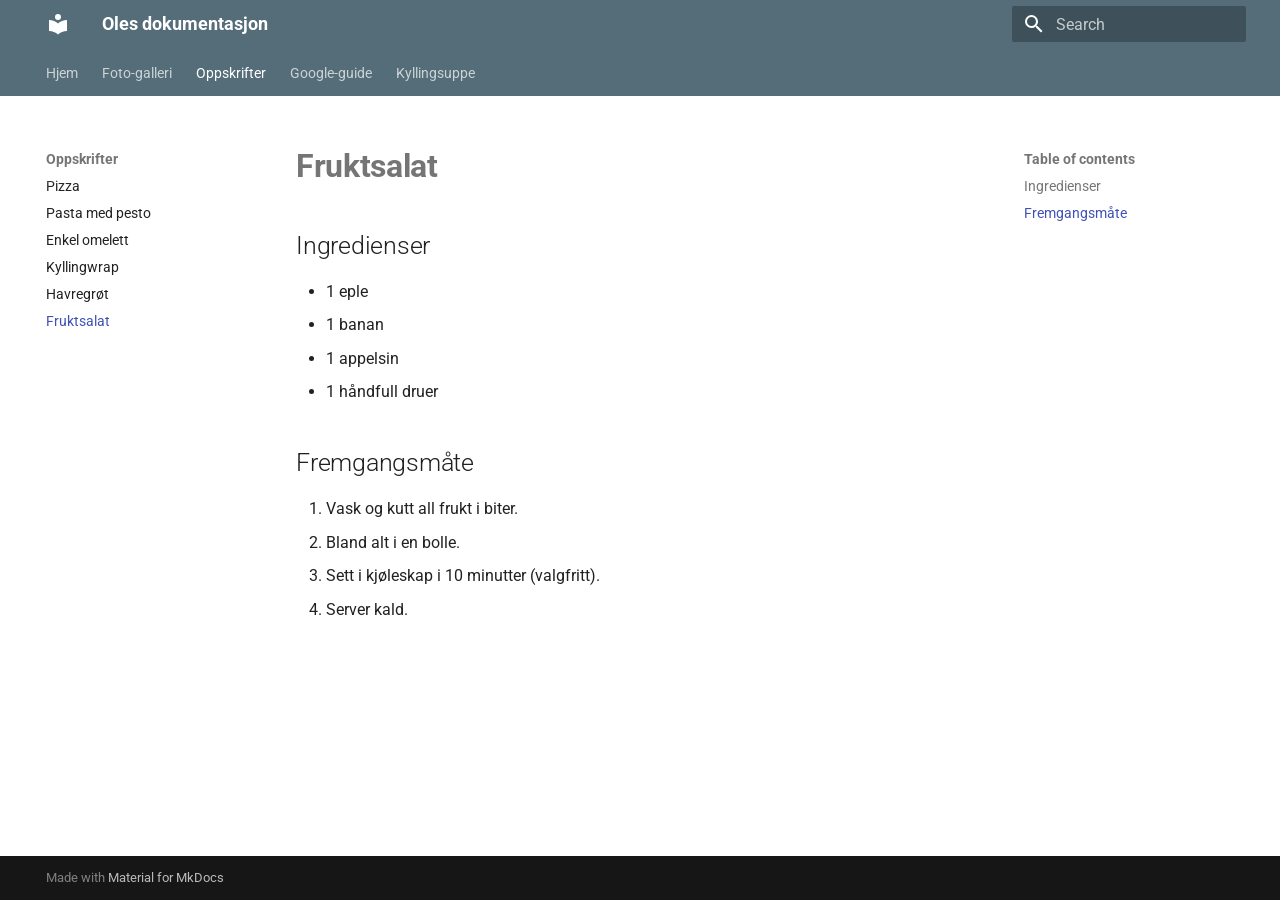
<file: oppskrifter/fruktsalat/index.html>
<!doctype html>
<html lang="en" class="no-js">
  <head>
    
      <meta charset="utf-8">
      <meta name="viewport" content="width=device-width,initial-scale=1">
      
      
      
        <link rel="canonical" href="https://ol-e.github.io/docsv2/oppskrifter/fruktsalat/">
      
      
        <link rel="prev" href="../havregrot/">
      
      
        <link rel="next" href="../../how_to_use_google/">
      
      
        
      
      
      <link rel="icon" href="../../assets/images/favicon.png">
      <meta name="generator" content="mkdocs-1.6.1, mkdocs-material-9.7.6">
    
    
      
        <title>Fruktsalat - Oles dokumentasjon</title>
      
    
    
      <link rel="stylesheet" href="../../assets/stylesheets/main.484c7ddc.min.css">
      
        
        <link rel="stylesheet" href="../../assets/stylesheets/palette.ab4e12ef.min.css">
      
      


    
    
      
    
    
      
        
        
        <link rel="preconnect" href="https://fonts.gstatic.com" crossorigin>
        <link rel="stylesheet" href="https://fonts.googleapis.com/css?family=Roboto:300,300i,400,400i,700,700i%7CRoboto+Mono:400,400i,700,700i&display=fallback">
        <style>:root{--md-text-font:"Roboto";--md-code-font:"Roboto Mono"}</style>
      
    
    
      <link rel="stylesheet" href="../../stylesheets/extra.css">
    
    <script>__md_scope=new URL("../..",location),__md_hash=e=>[...e].reduce(((e,_)=>(e<<5)-e+_.charCodeAt(0)),0),__md_get=(e,_=localStorage,t=__md_scope)=>JSON.parse(_.getItem(t.pathname+"."+e)),__md_set=(e,_,t=localStorage,a=__md_scope)=>{try{t.setItem(a.pathname+"."+e,JSON.stringify(_))}catch(e){}}</script>
    
      

    
    
  </head>
  
  
    
    
      
    
    
    
    
    <body dir="ltr" data-md-color-scheme="default" data-md-color-primary="blue-grey" data-md-color-accent="deep-orange">
  
    
    <input class="md-toggle" data-md-toggle="drawer" type="checkbox" id="__drawer" autocomplete="off">
    <input class="md-toggle" data-md-toggle="search" type="checkbox" id="__search" autocomplete="off">
    <label class="md-overlay" for="__drawer"></label>
    <div data-md-component="skip">
      
        
        <a href="#fruktsalat" class="md-skip">
          Skip to content
        </a>
      
    </div>
    <div data-md-component="announce">
      
    </div>
    
    
      

<header class="md-header" data-md-component="header">
  <nav class="md-header__inner md-grid" aria-label="Header">
    <a href="../.." title="Oles dokumentasjon" class="md-header__button md-logo" aria-label="Oles dokumentasjon" data-md-component="logo">
      
  
  <svg xmlns="http://www.w3.org/2000/svg" viewBox="0 0 24 24"><path d="M12 8a3 3 0 0 0 3-3 3 3 0 0 0-3-3 3 3 0 0 0-3 3 3 3 0 0 0 3 3m0 3.54C9.64 9.35 6.5 8 3 8v11c3.5 0 6.64 1.35 9 3.54 2.36-2.19 5.5-3.54 9-3.54V8c-3.5 0-6.64 1.35-9 3.54"/></svg>

    </a>
    <label class="md-header__button md-icon" for="__drawer">
      
      <svg xmlns="http://www.w3.org/2000/svg" viewBox="0 0 24 24"><path d="M3 6h18v2H3zm0 5h18v2H3zm0 5h18v2H3z"/></svg>
    </label>
    <div class="md-header__title" data-md-component="header-title">
      <div class="md-header__ellipsis">
        <div class="md-header__topic">
          <span class="md-ellipsis">
            Oles dokumentasjon
          </span>
        </div>
        <div class="md-header__topic" data-md-component="header-topic">
          <span class="md-ellipsis">
            
              Fruktsalat
            
          </span>
        </div>
      </div>
    </div>
    
      
        <form class="md-header__option" data-md-component="palette">
  
    
    
    
    <input class="md-option" data-md-color-media="" data-md-color-scheme="default" data-md-color-primary="blue-grey" data-md-color-accent="deep-orange"  aria-hidden="true"  type="radio" name="__palette" id="__palette_0">
    
  
</form>
      
    
    
      <script>var palette=__md_get("__palette");if(palette&&palette.color){if("(prefers-color-scheme)"===palette.color.media){var media=matchMedia("(prefers-color-scheme: light)"),input=document.querySelector(media.matches?"[data-md-color-media='(prefers-color-scheme: light)']":"[data-md-color-media='(prefers-color-scheme: dark)']");palette.color.media=input.getAttribute("data-md-color-media"),palette.color.scheme=input.getAttribute("data-md-color-scheme"),palette.color.primary=input.getAttribute("data-md-color-primary"),palette.color.accent=input.getAttribute("data-md-color-accent")}for(var[key,value]of Object.entries(palette.color))document.body.setAttribute("data-md-color-"+key,value)}</script>
    
    
    
      
      
        <label class="md-header__button md-icon" for="__search">
          
          <svg xmlns="http://www.w3.org/2000/svg" viewBox="0 0 24 24"><path d="M9.5 3A6.5 6.5 0 0 1 16 9.5c0 1.61-.59 3.09-1.56 4.23l.27.27h.79l5 5-1.5 1.5-5-5v-.79l-.27-.27A6.52 6.52 0 0 1 9.5 16 6.5 6.5 0 0 1 3 9.5 6.5 6.5 0 0 1 9.5 3m0 2C7 5 5 7 5 9.5S7 14 9.5 14 14 12 14 9.5 12 5 9.5 5"/></svg>
        </label>
        <div class="md-search" data-md-component="search" role="dialog">
  <label class="md-search__overlay" for="__search"></label>
  <div class="md-search__inner" role="search">
    <form class="md-search__form" name="search">
      <input type="text" class="md-search__input" name="query" aria-label="Search" placeholder="Search" autocapitalize="off" autocorrect="off" autocomplete="off" spellcheck="false" data-md-component="search-query" required>
      <label class="md-search__icon md-icon" for="__search">
        
        <svg xmlns="http://www.w3.org/2000/svg" viewBox="0 0 24 24"><path d="M9.5 3A6.5 6.5 0 0 1 16 9.5c0 1.61-.59 3.09-1.56 4.23l.27.27h.79l5 5-1.5 1.5-5-5v-.79l-.27-.27A6.52 6.52 0 0 1 9.5 16 6.5 6.5 0 0 1 3 9.5 6.5 6.5 0 0 1 9.5 3m0 2C7 5 5 7 5 9.5S7 14 9.5 14 14 12 14 9.5 12 5 9.5 5"/></svg>
        
        <svg xmlns="http://www.w3.org/2000/svg" viewBox="0 0 24 24"><path d="M20 11v2H8l5.5 5.5-1.42 1.42L4.16 12l7.92-7.92L13.5 5.5 8 11z"/></svg>
      </label>
      <nav class="md-search__options" aria-label="Search">
        
        <button type="reset" class="md-search__icon md-icon" title="Clear" aria-label="Clear" tabindex="-1">
          
          <svg xmlns="http://www.w3.org/2000/svg" viewBox="0 0 24 24"><path d="M19 6.41 17.59 5 12 10.59 6.41 5 5 6.41 10.59 12 5 17.59 6.41 19 12 13.41 17.59 19 19 17.59 13.41 12z"/></svg>
        </button>
      </nav>
      
    </form>
    <div class="md-search__output">
      <div class="md-search__scrollwrap" tabindex="0" data-md-scrollfix>
        <div class="md-search-result" data-md-component="search-result">
          <div class="md-search-result__meta">
            Initializing search
          </div>
          <ol class="md-search-result__list" role="presentation"></ol>
        </div>
      </div>
    </div>
  </div>
</div>
      
    
    
  </nav>
  
</header>
    
    <div class="md-container" data-md-component="container">
      
      
        
          
            
<nav class="md-tabs" aria-label="Tabs" data-md-component="tabs">
  <div class="md-grid">
    <ul class="md-tabs__list">
      
        
  
  
  
  
    <li class="md-tabs__item">
      <a href="../.." class="md-tabs__link">
        
  
  
    
  
  Hjem

      </a>
    </li>
  

      
        
  
  
  
  
    <li class="md-tabs__item">
      <a href="../../gallery/" class="md-tabs__link">
        
  
  
    
  
  Foto-galleri

      </a>
    </li>
  

      
        
  
  
  
    
  
  
    
    
      <li class="md-tabs__item md-tabs__item--active">
        <a href="../pizza/" class="md-tabs__link">
          
  
  
  Oppskrifter

        </a>
      </li>
    
  

      
        
  
  
  
  
    <li class="md-tabs__item">
      <a href="../../how_to_use_google/" class="md-tabs__link">
        
  
  
    
  
  Google-guide

      </a>
    </li>
  

      
        
  
  
  
  
    <li class="md-tabs__item">
      <a href="../../Chicken_soup/" class="md-tabs__link">
        
  
  
    
  
  Kyllingsuppe

      </a>
    </li>
  

      
    </ul>
  </div>
</nav>
          
        
      
      <main class="md-main" data-md-component="main">
        <div class="md-main__inner md-grid">
          
            
              
              <div class="md-sidebar md-sidebar--primary" data-md-component="sidebar" data-md-type="navigation" >
                <div class="md-sidebar__scrollwrap">
                  <div class="md-sidebar__inner">
                    


  


<nav class="md-nav md-nav--primary md-nav--lifted" aria-label="Navigation" data-md-level="0">
  <label class="md-nav__title" for="__drawer">
    <a href="../.." title="Oles dokumentasjon" class="md-nav__button md-logo" aria-label="Oles dokumentasjon" data-md-component="logo">
      
  
  <svg xmlns="http://www.w3.org/2000/svg" viewBox="0 0 24 24"><path d="M12 8a3 3 0 0 0 3-3 3 3 0 0 0-3-3 3 3 0 0 0-3 3 3 3 0 0 0 3 3m0 3.54C9.64 9.35 6.5 8 3 8v11c3.5 0 6.64 1.35 9 3.54 2.36-2.19 5.5-3.54 9-3.54V8c-3.5 0-6.64 1.35-9 3.54"/></svg>

    </a>
    Oles dokumentasjon
  </label>
  
  <ul class="md-nav__list" data-md-scrollfix>
    
      
      
  
  
  
  
    <li class="md-nav__item">
      <a href="../.." class="md-nav__link">
        
  
  
  <span class="md-ellipsis">
    
  
    Hjem
  

    
  </span>
  
  

      </a>
    </li>
  

    
      
      
  
  
  
  
    <li class="md-nav__item">
      <a href="../../gallery/" class="md-nav__link">
        
  
  
  <span class="md-ellipsis">
    
  
    Foto-galleri
  

    
  </span>
  
  

      </a>
    </li>
  

    
      
      
  
  
    
  
  
  
    
    
    
    
      
        
        
      
      
    
    
    <li class="md-nav__item md-nav__item--active md-nav__item--section md-nav__item--nested">
      
        
        
        <input class="md-nav__toggle md-toggle " type="checkbox" id="__nav_3" checked>
        
          
          <label class="md-nav__link" for="__nav_3" id="__nav_3_label" tabindex="">
            
  
  
  <span class="md-ellipsis">
    
  
    Oppskrifter
  

    
  </span>
  
  

            <span class="md-nav__icon md-icon"></span>
          </label>
        
        <nav class="md-nav" data-md-level="1" aria-labelledby="__nav_3_label" aria-expanded="true">
          <label class="md-nav__title" for="__nav_3">
            <span class="md-nav__icon md-icon"></span>
            
  
    Oppskrifter
  

          </label>
          <ul class="md-nav__list" data-md-scrollfix>
            
              
                
  
  
  
  
    <li class="md-nav__item">
      <a href="../pizza/" class="md-nav__link">
        
  
  
  <span class="md-ellipsis">
    
  
    Pizza
  

    
  </span>
  
  

      </a>
    </li>
  

              
            
              
                
  
  
  
  
    <li class="md-nav__item">
      <a href="../pasta-med-pesto/" class="md-nav__link">
        
  
  
  <span class="md-ellipsis">
    
  
    Pasta med pesto
  

    
  </span>
  
  

      </a>
    </li>
  

              
            
              
                
  
  
  
  
    <li class="md-nav__item">
      <a href="../enkel-omelett/" class="md-nav__link">
        
  
  
  <span class="md-ellipsis">
    
  
    Enkel omelett
  

    
  </span>
  
  

      </a>
    </li>
  

              
            
              
                
  
  
  
  
    <li class="md-nav__item">
      <a href="../kyllingwrap/" class="md-nav__link">
        
  
  
  <span class="md-ellipsis">
    
  
    Kyllingwrap
  

    
  </span>
  
  

      </a>
    </li>
  

              
            
              
                
  
  
  
  
    <li class="md-nav__item">
      <a href="../havregrot/" class="md-nav__link">
        
  
  
  <span class="md-ellipsis">
    
  
    Havregrøt
  

    
  </span>
  
  

      </a>
    </li>
  

              
            
              
                
  
  
    
  
  
  
    <li class="md-nav__item md-nav__item--active">
      
      <input class="md-nav__toggle md-toggle" type="checkbox" id="__toc">
      
      
        
      
      
        <label class="md-nav__link md-nav__link--active" for="__toc">
          
  
  
  <span class="md-ellipsis">
    
  
    Fruktsalat
  

    
  </span>
  
  

          <span class="md-nav__icon md-icon"></span>
        </label>
      
      <a href="./" class="md-nav__link md-nav__link--active">
        
  
  
  <span class="md-ellipsis">
    
  
    Fruktsalat
  

    
  </span>
  
  

      </a>
      
        

<nav class="md-nav md-nav--secondary" aria-label="Table of contents">
  
  
  
    
  
  
    <label class="md-nav__title" for="__toc">
      <span class="md-nav__icon md-icon"></span>
      Table of contents
    </label>
    <ul class="md-nav__list" data-md-component="toc" data-md-scrollfix>
      
        <li class="md-nav__item">
  <a href="#ingredienser" class="md-nav__link">
    <span class="md-ellipsis">
      
        Ingredienser
      
    </span>
  </a>
  
</li>
      
        <li class="md-nav__item">
  <a href="#fremgangsmate" class="md-nav__link">
    <span class="md-ellipsis">
      
        Fremgangsmåte
      
    </span>
  </a>
  
</li>
      
    </ul>
  
</nav>
      
    </li>
  

              
            
          </ul>
        </nav>
      
    </li>
  

    
      
      
  
  
  
  
    <li class="md-nav__item">
      <a href="../../how_to_use_google/" class="md-nav__link">
        
  
  
  <span class="md-ellipsis">
    
  
    Google-guide
  

    
  </span>
  
  

      </a>
    </li>
  

    
      
      
  
  
  
  
    <li class="md-nav__item">
      <a href="../../Chicken_soup/" class="md-nav__link">
        
  
  
  <span class="md-ellipsis">
    
  
    Kyllingsuppe
  

    
  </span>
  
  

      </a>
    </li>
  

    
  </ul>
</nav>
                  </div>
                </div>
              </div>
            
            
              
              <div class="md-sidebar md-sidebar--secondary" data-md-component="sidebar" data-md-type="toc" >
                <div class="md-sidebar__scrollwrap">
                  <div class="md-sidebar__inner">
                    

<nav class="md-nav md-nav--secondary" aria-label="Table of contents">
  
  
  
    
  
  
    <label class="md-nav__title" for="__toc">
      <span class="md-nav__icon md-icon"></span>
      Table of contents
    </label>
    <ul class="md-nav__list" data-md-component="toc" data-md-scrollfix>
      
        <li class="md-nav__item">
  <a href="#ingredienser" class="md-nav__link">
    <span class="md-ellipsis">
      
        Ingredienser
      
    </span>
  </a>
  
</li>
      
        <li class="md-nav__item">
  <a href="#fremgangsmate" class="md-nav__link">
    <span class="md-ellipsis">
      
        Fremgangsmåte
      
    </span>
  </a>
  
</li>
      
    </ul>
  
</nav>
                  </div>
                </div>
              </div>
            
          
          
            <div class="md-content" data-md-component="content">
              
              <article class="md-content__inner md-typeset">
                
                  



<h1 id="fruktsalat">Fruktsalat</h1>
<h2 id="ingredienser">Ingredienser</h2>
<ul>
<li>1 eple</li>
<li>1 banan</li>
<li>1 appelsin</li>
<li>1 håndfull druer</li>
</ul>
<h2 id="fremgangsmate">Fremgangsmåte</h2>
<ol>
<li>Vask og kutt all frukt i biter.</li>
<li>Bland alt i en bolle.</li>
<li>Sett i kjøleskap i 10 minutter (valgfritt).</li>
<li>Server kald.</li>
</ol>












                
              </article>
            </div>
          
          
<script>var target=document.getElementById(location.hash.slice(1));target&&target.name&&(target.checked=target.name.startsWith("__tabbed_"))</script>
        </div>
        
          <button type="button" class="md-top md-icon" data-md-component="top" hidden>
  
  <svg xmlns="http://www.w3.org/2000/svg" viewBox="0 0 24 24"><path d="M13 20h-2V8l-5.5 5.5-1.42-1.42L12 4.16l7.92 7.92-1.42 1.42L13 8z"/></svg>
  Back to top
</button>
        
      </main>
      
        <footer class="md-footer">
  
  <div class="md-footer-meta md-typeset">
    <div class="md-footer-meta__inner md-grid">
      <div class="md-copyright">
  
  
    Made with
    <a href="https://squidfunk.github.io/mkdocs-material/" target="_blank" rel="noopener">
      Material for MkDocs
    </a>
  
</div>
      
    </div>
  </div>
</footer>
      
    </div>
    <div class="md-dialog" data-md-component="dialog">
      <div class="md-dialog__inner md-typeset"></div>
    </div>
    
    
    
      
      
      <script id="__config" type="application/json">{"annotate": null, "base": "../..", "features": ["navigation.tabs", "navigation.top", "content.code.copy"], "search": "../../assets/javascripts/workers/search.2c215733.min.js", "tags": null, "translations": {"clipboard.copied": "Copied to clipboard", "clipboard.copy": "Copy to clipboard", "search.result.more.one": "1 more on this page", "search.result.more.other": "# more on this page", "search.result.none": "No matching documents", "search.result.one": "1 matching document", "search.result.other": "# matching documents", "search.result.placeholder": "Type to start searching", "search.result.term.missing": "Missing", "select.version": "Select version"}, "version": null}</script>
    
    
      <script src="../../assets/javascripts/bundle.79ae519e.min.js"></script>
      
    
  </body>
</html>
</file>
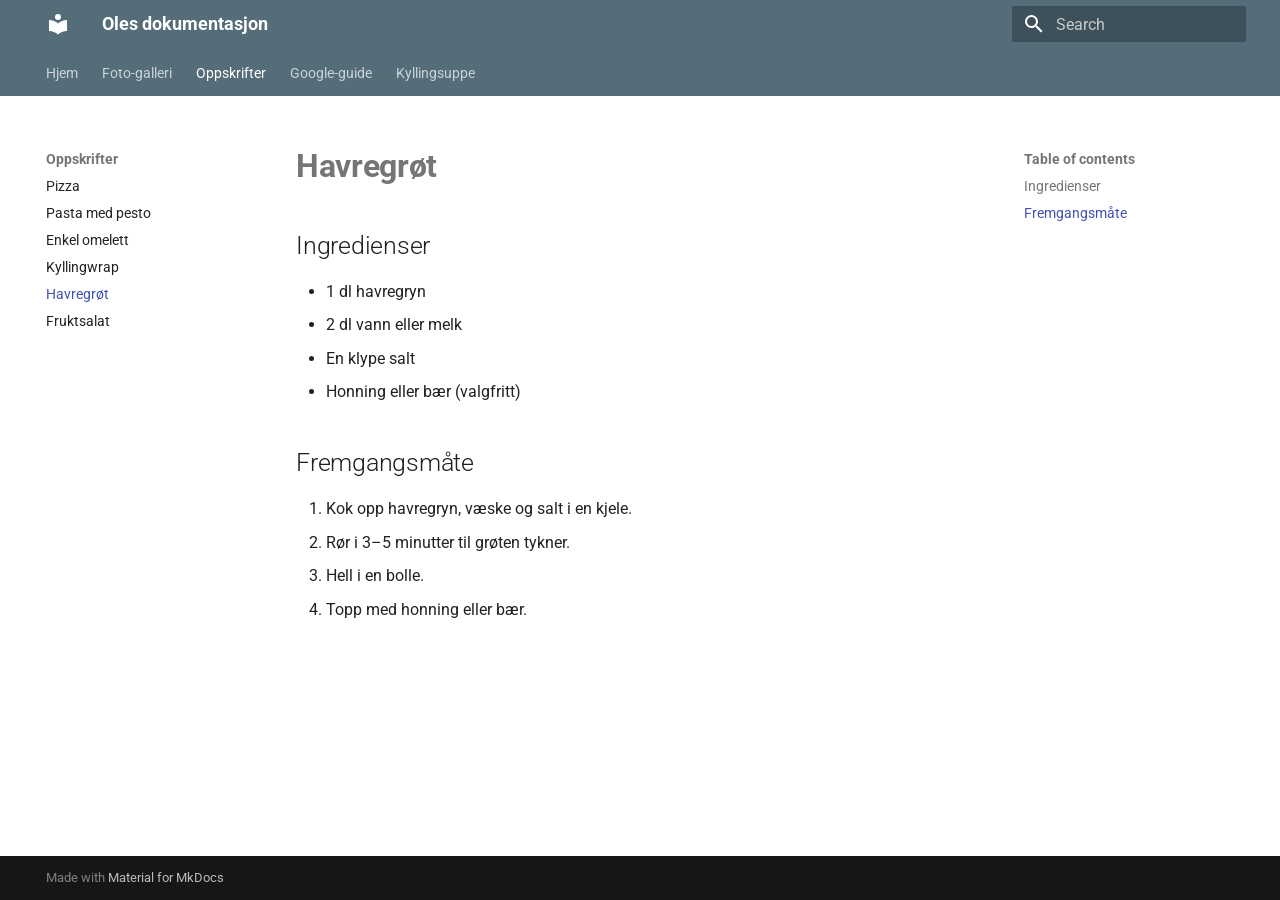
<file: oppskrifter/havregrot/index.html>
<!doctype html>
<html lang="en" class="no-js">
  <head>
    
      <meta charset="utf-8">
      <meta name="viewport" content="width=device-width,initial-scale=1">
      
      
      
        <link rel="canonical" href="https://ol-e.github.io/docsv2/oppskrifter/havregrot/">
      
      
        <link rel="prev" href="../kyllingwrap/">
      
      
        <link rel="next" href="../fruktsalat/">
      
      
        
      
      
      <link rel="icon" href="../../assets/images/favicon.png">
      <meta name="generator" content="mkdocs-1.6.1, mkdocs-material-9.7.6">
    
    
      
        <title>Havregrøt - Oles dokumentasjon</title>
      
    
    
      <link rel="stylesheet" href="../../assets/stylesheets/main.484c7ddc.min.css">
      
        
        <link rel="stylesheet" href="../../assets/stylesheets/palette.ab4e12ef.min.css">
      
      


    
    
      
    
    
      
        
        
        <link rel="preconnect" href="https://fonts.gstatic.com" crossorigin>
        <link rel="stylesheet" href="https://fonts.googleapis.com/css?family=Roboto:300,300i,400,400i,700,700i%7CRoboto+Mono:400,400i,700,700i&display=fallback">
        <style>:root{--md-text-font:"Roboto";--md-code-font:"Roboto Mono"}</style>
      
    
    
      <link rel="stylesheet" href="../../stylesheets/extra.css">
    
    <script>__md_scope=new URL("../..",location),__md_hash=e=>[...e].reduce(((e,_)=>(e<<5)-e+_.charCodeAt(0)),0),__md_get=(e,_=localStorage,t=__md_scope)=>JSON.parse(_.getItem(t.pathname+"."+e)),__md_set=(e,_,t=localStorage,a=__md_scope)=>{try{t.setItem(a.pathname+"."+e,JSON.stringify(_))}catch(e){}}</script>
    
      

    
    
  </head>
  
  
    
    
      
    
    
    
    
    <body dir="ltr" data-md-color-scheme="default" data-md-color-primary="blue-grey" data-md-color-accent="deep-orange">
  
    
    <input class="md-toggle" data-md-toggle="drawer" type="checkbox" id="__drawer" autocomplete="off">
    <input class="md-toggle" data-md-toggle="search" type="checkbox" id="__search" autocomplete="off">
    <label class="md-overlay" for="__drawer"></label>
    <div data-md-component="skip">
      
        
        <a href="#havregrt" class="md-skip">
          Skip to content
        </a>
      
    </div>
    <div data-md-component="announce">
      
    </div>
    
    
      

<header class="md-header" data-md-component="header">
  <nav class="md-header__inner md-grid" aria-label="Header">
    <a href="../.." title="Oles dokumentasjon" class="md-header__button md-logo" aria-label="Oles dokumentasjon" data-md-component="logo">
      
  
  <svg xmlns="http://www.w3.org/2000/svg" viewBox="0 0 24 24"><path d="M12 8a3 3 0 0 0 3-3 3 3 0 0 0-3-3 3 3 0 0 0-3 3 3 3 0 0 0 3 3m0 3.54C9.64 9.35 6.5 8 3 8v11c3.5 0 6.64 1.35 9 3.54 2.36-2.19 5.5-3.54 9-3.54V8c-3.5 0-6.64 1.35-9 3.54"/></svg>

    </a>
    <label class="md-header__button md-icon" for="__drawer">
      
      <svg xmlns="http://www.w3.org/2000/svg" viewBox="0 0 24 24"><path d="M3 6h18v2H3zm0 5h18v2H3zm0 5h18v2H3z"/></svg>
    </label>
    <div class="md-header__title" data-md-component="header-title">
      <div class="md-header__ellipsis">
        <div class="md-header__topic">
          <span class="md-ellipsis">
            Oles dokumentasjon
          </span>
        </div>
        <div class="md-header__topic" data-md-component="header-topic">
          <span class="md-ellipsis">
            
              Havregrøt
            
          </span>
        </div>
      </div>
    </div>
    
      
        <form class="md-header__option" data-md-component="palette">
  
    
    
    
    <input class="md-option" data-md-color-media="" data-md-color-scheme="default" data-md-color-primary="blue-grey" data-md-color-accent="deep-orange"  aria-hidden="true"  type="radio" name="__palette" id="__palette_0">
    
  
</form>
      
    
    
      <script>var palette=__md_get("__palette");if(palette&&palette.color){if("(prefers-color-scheme)"===palette.color.media){var media=matchMedia("(prefers-color-scheme: light)"),input=document.querySelector(media.matches?"[data-md-color-media='(prefers-color-scheme: light)']":"[data-md-color-media='(prefers-color-scheme: dark)']");palette.color.media=input.getAttribute("data-md-color-media"),palette.color.scheme=input.getAttribute("data-md-color-scheme"),palette.color.primary=input.getAttribute("data-md-color-primary"),palette.color.accent=input.getAttribute("data-md-color-accent")}for(var[key,value]of Object.entries(palette.color))document.body.setAttribute("data-md-color-"+key,value)}</script>
    
    
    
      
      
        <label class="md-header__button md-icon" for="__search">
          
          <svg xmlns="http://www.w3.org/2000/svg" viewBox="0 0 24 24"><path d="M9.5 3A6.5 6.5 0 0 1 16 9.5c0 1.61-.59 3.09-1.56 4.23l.27.27h.79l5 5-1.5 1.5-5-5v-.79l-.27-.27A6.52 6.52 0 0 1 9.5 16 6.5 6.5 0 0 1 3 9.5 6.5 6.5 0 0 1 9.5 3m0 2C7 5 5 7 5 9.5S7 14 9.5 14 14 12 14 9.5 12 5 9.5 5"/></svg>
        </label>
        <div class="md-search" data-md-component="search" role="dialog">
  <label class="md-search__overlay" for="__search"></label>
  <div class="md-search__inner" role="search">
    <form class="md-search__form" name="search">
      <input type="text" class="md-search__input" name="query" aria-label="Search" placeholder="Search" autocapitalize="off" autocorrect="off" autocomplete="off" spellcheck="false" data-md-component="search-query" required>
      <label class="md-search__icon md-icon" for="__search">
        
        <svg xmlns="http://www.w3.org/2000/svg" viewBox="0 0 24 24"><path d="M9.5 3A6.5 6.5 0 0 1 16 9.5c0 1.61-.59 3.09-1.56 4.23l.27.27h.79l5 5-1.5 1.5-5-5v-.79l-.27-.27A6.52 6.52 0 0 1 9.5 16 6.5 6.5 0 0 1 3 9.5 6.5 6.5 0 0 1 9.5 3m0 2C7 5 5 7 5 9.5S7 14 9.5 14 14 12 14 9.5 12 5 9.5 5"/></svg>
        
        <svg xmlns="http://www.w3.org/2000/svg" viewBox="0 0 24 24"><path d="M20 11v2H8l5.5 5.5-1.42 1.42L4.16 12l7.92-7.92L13.5 5.5 8 11z"/></svg>
      </label>
      <nav class="md-search__options" aria-label="Search">
        
        <button type="reset" class="md-search__icon md-icon" title="Clear" aria-label="Clear" tabindex="-1">
          
          <svg xmlns="http://www.w3.org/2000/svg" viewBox="0 0 24 24"><path d="M19 6.41 17.59 5 12 10.59 6.41 5 5 6.41 10.59 12 5 17.59 6.41 19 12 13.41 17.59 19 19 17.59 13.41 12z"/></svg>
        </button>
      </nav>
      
    </form>
    <div class="md-search__output">
      <div class="md-search__scrollwrap" tabindex="0" data-md-scrollfix>
        <div class="md-search-result" data-md-component="search-result">
          <div class="md-search-result__meta">
            Initializing search
          </div>
          <ol class="md-search-result__list" role="presentation"></ol>
        </div>
      </div>
    </div>
  </div>
</div>
      
    
    
  </nav>
  
</header>
    
    <div class="md-container" data-md-component="container">
      
      
        
          
            
<nav class="md-tabs" aria-label="Tabs" data-md-component="tabs">
  <div class="md-grid">
    <ul class="md-tabs__list">
      
        
  
  
  
  
    <li class="md-tabs__item">
      <a href="../.." class="md-tabs__link">
        
  
  
    
  
  Hjem

      </a>
    </li>
  

      
        
  
  
  
  
    <li class="md-tabs__item">
      <a href="../../gallery/" class="md-tabs__link">
        
  
  
    
  
  Foto-galleri

      </a>
    </li>
  

      
        
  
  
  
    
  
  
    
    
      <li class="md-tabs__item md-tabs__item--active">
        <a href="../pizza/" class="md-tabs__link">
          
  
  
  Oppskrifter

        </a>
      </li>
    
  

      
        
  
  
  
  
    <li class="md-tabs__item">
      <a href="../../how_to_use_google/" class="md-tabs__link">
        
  
  
    
  
  Google-guide

      </a>
    </li>
  

      
        
  
  
  
  
    <li class="md-tabs__item">
      <a href="../../Chicken_soup/" class="md-tabs__link">
        
  
  
    
  
  Kyllingsuppe

      </a>
    </li>
  

      
    </ul>
  </div>
</nav>
          
        
      
      <main class="md-main" data-md-component="main">
        <div class="md-main__inner md-grid">
          
            
              
              <div class="md-sidebar md-sidebar--primary" data-md-component="sidebar" data-md-type="navigation" >
                <div class="md-sidebar__scrollwrap">
                  <div class="md-sidebar__inner">
                    


  


<nav class="md-nav md-nav--primary md-nav--lifted" aria-label="Navigation" data-md-level="0">
  <label class="md-nav__title" for="__drawer">
    <a href="../.." title="Oles dokumentasjon" class="md-nav__button md-logo" aria-label="Oles dokumentasjon" data-md-component="logo">
      
  
  <svg xmlns="http://www.w3.org/2000/svg" viewBox="0 0 24 24"><path d="M12 8a3 3 0 0 0 3-3 3 3 0 0 0-3-3 3 3 0 0 0-3 3 3 3 0 0 0 3 3m0 3.54C9.64 9.35 6.5 8 3 8v11c3.5 0 6.64 1.35 9 3.54 2.36-2.19 5.5-3.54 9-3.54V8c-3.5 0-6.64 1.35-9 3.54"/></svg>

    </a>
    Oles dokumentasjon
  </label>
  
  <ul class="md-nav__list" data-md-scrollfix>
    
      
      
  
  
  
  
    <li class="md-nav__item">
      <a href="../.." class="md-nav__link">
        
  
  
  <span class="md-ellipsis">
    
  
    Hjem
  

    
  </span>
  
  

      </a>
    </li>
  

    
      
      
  
  
  
  
    <li class="md-nav__item">
      <a href="../../gallery/" class="md-nav__link">
        
  
  
  <span class="md-ellipsis">
    
  
    Foto-galleri
  

    
  </span>
  
  

      </a>
    </li>
  

    
      
      
  
  
    
  
  
  
    
    
    
    
      
        
        
      
      
    
    
    <li class="md-nav__item md-nav__item--active md-nav__item--section md-nav__item--nested">
      
        
        
        <input class="md-nav__toggle md-toggle " type="checkbox" id="__nav_3" checked>
        
          
          <label class="md-nav__link" for="__nav_3" id="__nav_3_label" tabindex="">
            
  
  
  <span class="md-ellipsis">
    
  
    Oppskrifter
  

    
  </span>
  
  

            <span class="md-nav__icon md-icon"></span>
          </label>
        
        <nav class="md-nav" data-md-level="1" aria-labelledby="__nav_3_label" aria-expanded="true">
          <label class="md-nav__title" for="__nav_3">
            <span class="md-nav__icon md-icon"></span>
            
  
    Oppskrifter
  

          </label>
          <ul class="md-nav__list" data-md-scrollfix>
            
              
                
  
  
  
  
    <li class="md-nav__item">
      <a href="../pizza/" class="md-nav__link">
        
  
  
  <span class="md-ellipsis">
    
  
    Pizza
  

    
  </span>
  
  

      </a>
    </li>
  

              
            
              
                
  
  
  
  
    <li class="md-nav__item">
      <a href="../pasta-med-pesto/" class="md-nav__link">
        
  
  
  <span class="md-ellipsis">
    
  
    Pasta med pesto
  

    
  </span>
  
  

      </a>
    </li>
  

              
            
              
                
  
  
  
  
    <li class="md-nav__item">
      <a href="../enkel-omelett/" class="md-nav__link">
        
  
  
  <span class="md-ellipsis">
    
  
    Enkel omelett
  

    
  </span>
  
  

      </a>
    </li>
  

              
            
              
                
  
  
  
  
    <li class="md-nav__item">
      <a href="../kyllingwrap/" class="md-nav__link">
        
  
  
  <span class="md-ellipsis">
    
  
    Kyllingwrap
  

    
  </span>
  
  

      </a>
    </li>
  

              
            
              
                
  
  
    
  
  
  
    <li class="md-nav__item md-nav__item--active">
      
      <input class="md-nav__toggle md-toggle" type="checkbox" id="__toc">
      
      
        
      
      
        <label class="md-nav__link md-nav__link--active" for="__toc">
          
  
  
  <span class="md-ellipsis">
    
  
    Havregrøt
  

    
  </span>
  
  

          <span class="md-nav__icon md-icon"></span>
        </label>
      
      <a href="./" class="md-nav__link md-nav__link--active">
        
  
  
  <span class="md-ellipsis">
    
  
    Havregrøt
  

    
  </span>
  
  

      </a>
      
        

<nav class="md-nav md-nav--secondary" aria-label="Table of contents">
  
  
  
    
  
  
    <label class="md-nav__title" for="__toc">
      <span class="md-nav__icon md-icon"></span>
      Table of contents
    </label>
    <ul class="md-nav__list" data-md-component="toc" data-md-scrollfix>
      
        <li class="md-nav__item">
  <a href="#ingredienser" class="md-nav__link">
    <span class="md-ellipsis">
      
        Ingredienser
      
    </span>
  </a>
  
</li>
      
        <li class="md-nav__item">
  <a href="#fremgangsmate" class="md-nav__link">
    <span class="md-ellipsis">
      
        Fremgangsmåte
      
    </span>
  </a>
  
</li>
      
    </ul>
  
</nav>
      
    </li>
  

              
            
              
                
  
  
  
  
    <li class="md-nav__item">
      <a href="../fruktsalat/" class="md-nav__link">
        
  
  
  <span class="md-ellipsis">
    
  
    Fruktsalat
  

    
  </span>
  
  

      </a>
    </li>
  

              
            
          </ul>
        </nav>
      
    </li>
  

    
      
      
  
  
  
  
    <li class="md-nav__item">
      <a href="../../how_to_use_google/" class="md-nav__link">
        
  
  
  <span class="md-ellipsis">
    
  
    Google-guide
  

    
  </span>
  
  

      </a>
    </li>
  

    
      
      
  
  
  
  
    <li class="md-nav__item">
      <a href="../../Chicken_soup/" class="md-nav__link">
        
  
  
  <span class="md-ellipsis">
    
  
    Kyllingsuppe
  

    
  </span>
  
  

      </a>
    </li>
  

    
  </ul>
</nav>
                  </div>
                </div>
              </div>
            
            
              
              <div class="md-sidebar md-sidebar--secondary" data-md-component="sidebar" data-md-type="toc" >
                <div class="md-sidebar__scrollwrap">
                  <div class="md-sidebar__inner">
                    

<nav class="md-nav md-nav--secondary" aria-label="Table of contents">
  
  
  
    
  
  
    <label class="md-nav__title" for="__toc">
      <span class="md-nav__icon md-icon"></span>
      Table of contents
    </label>
    <ul class="md-nav__list" data-md-component="toc" data-md-scrollfix>
      
        <li class="md-nav__item">
  <a href="#ingredienser" class="md-nav__link">
    <span class="md-ellipsis">
      
        Ingredienser
      
    </span>
  </a>
  
</li>
      
        <li class="md-nav__item">
  <a href="#fremgangsmate" class="md-nav__link">
    <span class="md-ellipsis">
      
        Fremgangsmåte
      
    </span>
  </a>
  
</li>
      
    </ul>
  
</nav>
                  </div>
                </div>
              </div>
            
          
          
            <div class="md-content" data-md-component="content">
              
              <article class="md-content__inner md-typeset">
                
                  



<h1 id="havregrt">Havregrøt</h1>
<h2 id="ingredienser">Ingredienser</h2>
<ul>
<li>1 dl havregryn</li>
<li>2 dl vann eller melk</li>
<li>En klype salt</li>
<li>Honning eller bær (valgfritt)</li>
</ul>
<h2 id="fremgangsmate">Fremgangsmåte</h2>
<ol>
<li>Kok opp havregryn, væske og salt i en kjele.</li>
<li>Rør i 3–5 minutter til grøten tykner.</li>
<li>Hell i en bolle.</li>
<li>Topp med honning eller bær.</li>
</ol>












                
              </article>
            </div>
          
          
<script>var target=document.getElementById(location.hash.slice(1));target&&target.name&&(target.checked=target.name.startsWith("__tabbed_"))</script>
        </div>
        
          <button type="button" class="md-top md-icon" data-md-component="top" hidden>
  
  <svg xmlns="http://www.w3.org/2000/svg" viewBox="0 0 24 24"><path d="M13 20h-2V8l-5.5 5.5-1.42-1.42L12 4.16l7.92 7.92-1.42 1.42L13 8z"/></svg>
  Back to top
</button>
        
      </main>
      
        <footer class="md-footer">
  
  <div class="md-footer-meta md-typeset">
    <div class="md-footer-meta__inner md-grid">
      <div class="md-copyright">
  
  
    Made with
    <a href="https://squidfunk.github.io/mkdocs-material/" target="_blank" rel="noopener">
      Material for MkDocs
    </a>
  
</div>
      
    </div>
  </div>
</footer>
      
    </div>
    <div class="md-dialog" data-md-component="dialog">
      <div class="md-dialog__inner md-typeset"></div>
    </div>
    
    
    
      
      
      <script id="__config" type="application/json">{"annotate": null, "base": "../..", "features": ["navigation.tabs", "navigation.top", "content.code.copy"], "search": "../../assets/javascripts/workers/search.2c215733.min.js", "tags": null, "translations": {"clipboard.copied": "Copied to clipboard", "clipboard.copy": "Copy to clipboard", "search.result.more.one": "1 more on this page", "search.result.more.other": "# more on this page", "search.result.none": "No matching documents", "search.result.one": "1 matching document", "search.result.other": "# matching documents", "search.result.placeholder": "Type to start searching", "search.result.term.missing": "Missing", "select.version": "Select version"}, "version": null}</script>
    
    
      <script src="../../assets/javascripts/bundle.79ae519e.min.js"></script>
      
    
  </body>
</html>
</file>
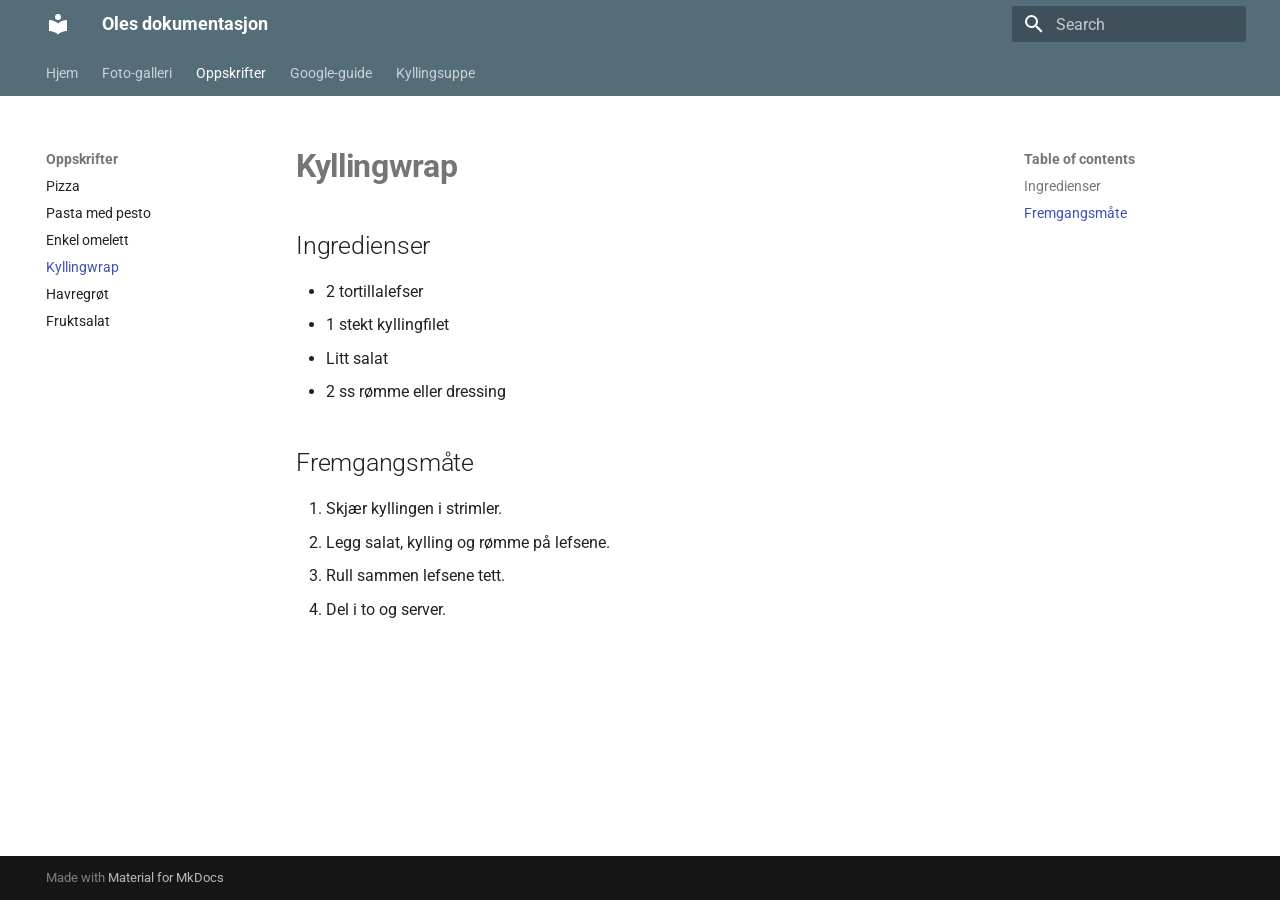
<file: oppskrifter/kyllingwrap/index.html>
<!doctype html>
<html lang="en" class="no-js">
  <head>
    
      <meta charset="utf-8">
      <meta name="viewport" content="width=device-width,initial-scale=1">
      
      
      
        <link rel="canonical" href="https://ol-e.github.io/docsv2/oppskrifter/kyllingwrap/">
      
      
        <link rel="prev" href="../enkel-omelett/">
      
      
        <link rel="next" href="../havregrot/">
      
      
        
      
      
      <link rel="icon" href="../../assets/images/favicon.png">
      <meta name="generator" content="mkdocs-1.6.1, mkdocs-material-9.7.6">
    
    
      
        <title>Kyllingwrap - Oles dokumentasjon</title>
      
    
    
      <link rel="stylesheet" href="../../assets/stylesheets/main.484c7ddc.min.css">
      
        
        <link rel="stylesheet" href="../../assets/stylesheets/palette.ab4e12ef.min.css">
      
      


    
    
      
    
    
      
        
        
        <link rel="preconnect" href="https://fonts.gstatic.com" crossorigin>
        <link rel="stylesheet" href="https://fonts.googleapis.com/css?family=Roboto:300,300i,400,400i,700,700i%7CRoboto+Mono:400,400i,700,700i&display=fallback">
        <style>:root{--md-text-font:"Roboto";--md-code-font:"Roboto Mono"}</style>
      
    
    
      <link rel="stylesheet" href="../../stylesheets/extra.css">
    
    <script>__md_scope=new URL("../..",location),__md_hash=e=>[...e].reduce(((e,_)=>(e<<5)-e+_.charCodeAt(0)),0),__md_get=(e,_=localStorage,t=__md_scope)=>JSON.parse(_.getItem(t.pathname+"."+e)),__md_set=(e,_,t=localStorage,a=__md_scope)=>{try{t.setItem(a.pathname+"."+e,JSON.stringify(_))}catch(e){}}</script>
    
      

    
    
  </head>
  
  
    
    
      
    
    
    
    
    <body dir="ltr" data-md-color-scheme="default" data-md-color-primary="blue-grey" data-md-color-accent="deep-orange">
  
    
    <input class="md-toggle" data-md-toggle="drawer" type="checkbox" id="__drawer" autocomplete="off">
    <input class="md-toggle" data-md-toggle="search" type="checkbox" id="__search" autocomplete="off">
    <label class="md-overlay" for="__drawer"></label>
    <div data-md-component="skip">
      
        
        <a href="#kyllingwrap" class="md-skip">
          Skip to content
        </a>
      
    </div>
    <div data-md-component="announce">
      
    </div>
    
    
      

<header class="md-header" data-md-component="header">
  <nav class="md-header__inner md-grid" aria-label="Header">
    <a href="../.." title="Oles dokumentasjon" class="md-header__button md-logo" aria-label="Oles dokumentasjon" data-md-component="logo">
      
  
  <svg xmlns="http://www.w3.org/2000/svg" viewBox="0 0 24 24"><path d="M12 8a3 3 0 0 0 3-3 3 3 0 0 0-3-3 3 3 0 0 0-3 3 3 3 0 0 0 3 3m0 3.54C9.64 9.35 6.5 8 3 8v11c3.5 0 6.64 1.35 9 3.54 2.36-2.19 5.5-3.54 9-3.54V8c-3.5 0-6.64 1.35-9 3.54"/></svg>

    </a>
    <label class="md-header__button md-icon" for="__drawer">
      
      <svg xmlns="http://www.w3.org/2000/svg" viewBox="0 0 24 24"><path d="M3 6h18v2H3zm0 5h18v2H3zm0 5h18v2H3z"/></svg>
    </label>
    <div class="md-header__title" data-md-component="header-title">
      <div class="md-header__ellipsis">
        <div class="md-header__topic">
          <span class="md-ellipsis">
            Oles dokumentasjon
          </span>
        </div>
        <div class="md-header__topic" data-md-component="header-topic">
          <span class="md-ellipsis">
            
              Kyllingwrap
            
          </span>
        </div>
      </div>
    </div>
    
      
        <form class="md-header__option" data-md-component="palette">
  
    
    
    
    <input class="md-option" data-md-color-media="" data-md-color-scheme="default" data-md-color-primary="blue-grey" data-md-color-accent="deep-orange"  aria-hidden="true"  type="radio" name="__palette" id="__palette_0">
    
  
</form>
      
    
    
      <script>var palette=__md_get("__palette");if(palette&&palette.color){if("(prefers-color-scheme)"===palette.color.media){var media=matchMedia("(prefers-color-scheme: light)"),input=document.querySelector(media.matches?"[data-md-color-media='(prefers-color-scheme: light)']":"[data-md-color-media='(prefers-color-scheme: dark)']");palette.color.media=input.getAttribute("data-md-color-media"),palette.color.scheme=input.getAttribute("data-md-color-scheme"),palette.color.primary=input.getAttribute("data-md-color-primary"),palette.color.accent=input.getAttribute("data-md-color-accent")}for(var[key,value]of Object.entries(palette.color))document.body.setAttribute("data-md-color-"+key,value)}</script>
    
    
    
      
      
        <label class="md-header__button md-icon" for="__search">
          
          <svg xmlns="http://www.w3.org/2000/svg" viewBox="0 0 24 24"><path d="M9.5 3A6.5 6.5 0 0 1 16 9.5c0 1.61-.59 3.09-1.56 4.23l.27.27h.79l5 5-1.5 1.5-5-5v-.79l-.27-.27A6.52 6.52 0 0 1 9.5 16 6.5 6.5 0 0 1 3 9.5 6.5 6.5 0 0 1 9.5 3m0 2C7 5 5 7 5 9.5S7 14 9.5 14 14 12 14 9.5 12 5 9.5 5"/></svg>
        </label>
        <div class="md-search" data-md-component="search" role="dialog">
  <label class="md-search__overlay" for="__search"></label>
  <div class="md-search__inner" role="search">
    <form class="md-search__form" name="search">
      <input type="text" class="md-search__input" name="query" aria-label="Search" placeholder="Search" autocapitalize="off" autocorrect="off" autocomplete="off" spellcheck="false" data-md-component="search-query" required>
      <label class="md-search__icon md-icon" for="__search">
        
        <svg xmlns="http://www.w3.org/2000/svg" viewBox="0 0 24 24"><path d="M9.5 3A6.5 6.5 0 0 1 16 9.5c0 1.61-.59 3.09-1.56 4.23l.27.27h.79l5 5-1.5 1.5-5-5v-.79l-.27-.27A6.52 6.52 0 0 1 9.5 16 6.5 6.5 0 0 1 3 9.5 6.5 6.5 0 0 1 9.5 3m0 2C7 5 5 7 5 9.5S7 14 9.5 14 14 12 14 9.5 12 5 9.5 5"/></svg>
        
        <svg xmlns="http://www.w3.org/2000/svg" viewBox="0 0 24 24"><path d="M20 11v2H8l5.5 5.5-1.42 1.42L4.16 12l7.92-7.92L13.5 5.5 8 11z"/></svg>
      </label>
      <nav class="md-search__options" aria-label="Search">
        
        <button type="reset" class="md-search__icon md-icon" title="Clear" aria-label="Clear" tabindex="-1">
          
          <svg xmlns="http://www.w3.org/2000/svg" viewBox="0 0 24 24"><path d="M19 6.41 17.59 5 12 10.59 6.41 5 5 6.41 10.59 12 5 17.59 6.41 19 12 13.41 17.59 19 19 17.59 13.41 12z"/></svg>
        </button>
      </nav>
      
    </form>
    <div class="md-search__output">
      <div class="md-search__scrollwrap" tabindex="0" data-md-scrollfix>
        <div class="md-search-result" data-md-component="search-result">
          <div class="md-search-result__meta">
            Initializing search
          </div>
          <ol class="md-search-result__list" role="presentation"></ol>
        </div>
      </div>
    </div>
  </div>
</div>
      
    
    
  </nav>
  
</header>
    
    <div class="md-container" data-md-component="container">
      
      
        
          
            
<nav class="md-tabs" aria-label="Tabs" data-md-component="tabs">
  <div class="md-grid">
    <ul class="md-tabs__list">
      
        
  
  
  
  
    <li class="md-tabs__item">
      <a href="../.." class="md-tabs__link">
        
  
  
    
  
  Hjem

      </a>
    </li>
  

      
        
  
  
  
  
    <li class="md-tabs__item">
      <a href="../../gallery/" class="md-tabs__link">
        
  
  
    
  
  Foto-galleri

      </a>
    </li>
  

      
        
  
  
  
    
  
  
    
    
      <li class="md-tabs__item md-tabs__item--active">
        <a href="../pizza/" class="md-tabs__link">
          
  
  
  Oppskrifter

        </a>
      </li>
    
  

      
        
  
  
  
  
    <li class="md-tabs__item">
      <a href="../../how_to_use_google/" class="md-tabs__link">
        
  
  
    
  
  Google-guide

      </a>
    </li>
  

      
        
  
  
  
  
    <li class="md-tabs__item">
      <a href="../../Chicken_soup/" class="md-tabs__link">
        
  
  
    
  
  Kyllingsuppe

      </a>
    </li>
  

      
    </ul>
  </div>
</nav>
          
        
      
      <main class="md-main" data-md-component="main">
        <div class="md-main__inner md-grid">
          
            
              
              <div class="md-sidebar md-sidebar--primary" data-md-component="sidebar" data-md-type="navigation" >
                <div class="md-sidebar__scrollwrap">
                  <div class="md-sidebar__inner">
                    


  


<nav class="md-nav md-nav--primary md-nav--lifted" aria-label="Navigation" data-md-level="0">
  <label class="md-nav__title" for="__drawer">
    <a href="../.." title="Oles dokumentasjon" class="md-nav__button md-logo" aria-label="Oles dokumentasjon" data-md-component="logo">
      
  
  <svg xmlns="http://www.w3.org/2000/svg" viewBox="0 0 24 24"><path d="M12 8a3 3 0 0 0 3-3 3 3 0 0 0-3-3 3 3 0 0 0-3 3 3 3 0 0 0 3 3m0 3.54C9.64 9.35 6.5 8 3 8v11c3.5 0 6.64 1.35 9 3.54 2.36-2.19 5.5-3.54 9-3.54V8c-3.5 0-6.64 1.35-9 3.54"/></svg>

    </a>
    Oles dokumentasjon
  </label>
  
  <ul class="md-nav__list" data-md-scrollfix>
    
      
      
  
  
  
  
    <li class="md-nav__item">
      <a href="../.." class="md-nav__link">
        
  
  
  <span class="md-ellipsis">
    
  
    Hjem
  

    
  </span>
  
  

      </a>
    </li>
  

    
      
      
  
  
  
  
    <li class="md-nav__item">
      <a href="../../gallery/" class="md-nav__link">
        
  
  
  <span class="md-ellipsis">
    
  
    Foto-galleri
  

    
  </span>
  
  

      </a>
    </li>
  

    
      
      
  
  
    
  
  
  
    
    
    
    
      
        
        
      
      
    
    
    <li class="md-nav__item md-nav__item--active md-nav__item--section md-nav__item--nested">
      
        
        
        <input class="md-nav__toggle md-toggle " type="checkbox" id="__nav_3" checked>
        
          
          <label class="md-nav__link" for="__nav_3" id="__nav_3_label" tabindex="">
            
  
  
  <span class="md-ellipsis">
    
  
    Oppskrifter
  

    
  </span>
  
  

            <span class="md-nav__icon md-icon"></span>
          </label>
        
        <nav class="md-nav" data-md-level="1" aria-labelledby="__nav_3_label" aria-expanded="true">
          <label class="md-nav__title" for="__nav_3">
            <span class="md-nav__icon md-icon"></span>
            
  
    Oppskrifter
  

          </label>
          <ul class="md-nav__list" data-md-scrollfix>
            
              
                
  
  
  
  
    <li class="md-nav__item">
      <a href="../pizza/" class="md-nav__link">
        
  
  
  <span class="md-ellipsis">
    
  
    Pizza
  

    
  </span>
  
  

      </a>
    </li>
  

              
            
              
                
  
  
  
  
    <li class="md-nav__item">
      <a href="../pasta-med-pesto/" class="md-nav__link">
        
  
  
  <span class="md-ellipsis">
    
  
    Pasta med pesto
  

    
  </span>
  
  

      </a>
    </li>
  

              
            
              
                
  
  
  
  
    <li class="md-nav__item">
      <a href="../enkel-omelett/" class="md-nav__link">
        
  
  
  <span class="md-ellipsis">
    
  
    Enkel omelett
  

    
  </span>
  
  

      </a>
    </li>
  

              
            
              
                
  
  
    
  
  
  
    <li class="md-nav__item md-nav__item--active">
      
      <input class="md-nav__toggle md-toggle" type="checkbox" id="__toc">
      
      
        
      
      
        <label class="md-nav__link md-nav__link--active" for="__toc">
          
  
  
  <span class="md-ellipsis">
    
  
    Kyllingwrap
  

    
  </span>
  
  

          <span class="md-nav__icon md-icon"></span>
        </label>
      
      <a href="./" class="md-nav__link md-nav__link--active">
        
  
  
  <span class="md-ellipsis">
    
  
    Kyllingwrap
  

    
  </span>
  
  

      </a>
      
        

<nav class="md-nav md-nav--secondary" aria-label="Table of contents">
  
  
  
    
  
  
    <label class="md-nav__title" for="__toc">
      <span class="md-nav__icon md-icon"></span>
      Table of contents
    </label>
    <ul class="md-nav__list" data-md-component="toc" data-md-scrollfix>
      
        <li class="md-nav__item">
  <a href="#ingredienser" class="md-nav__link">
    <span class="md-ellipsis">
      
        Ingredienser
      
    </span>
  </a>
  
</li>
      
        <li class="md-nav__item">
  <a href="#fremgangsmate" class="md-nav__link">
    <span class="md-ellipsis">
      
        Fremgangsmåte
      
    </span>
  </a>
  
</li>
      
    </ul>
  
</nav>
      
    </li>
  

              
            
              
                
  
  
  
  
    <li class="md-nav__item">
      <a href="../havregrot/" class="md-nav__link">
        
  
  
  <span class="md-ellipsis">
    
  
    Havregrøt
  

    
  </span>
  
  

      </a>
    </li>
  

              
            
              
                
  
  
  
  
    <li class="md-nav__item">
      <a href="../fruktsalat/" class="md-nav__link">
        
  
  
  <span class="md-ellipsis">
    
  
    Fruktsalat
  

    
  </span>
  
  

      </a>
    </li>
  

              
            
          </ul>
        </nav>
      
    </li>
  

    
      
      
  
  
  
  
    <li class="md-nav__item">
      <a href="../../how_to_use_google/" class="md-nav__link">
        
  
  
  <span class="md-ellipsis">
    
  
    Google-guide
  

    
  </span>
  
  

      </a>
    </li>
  

    
      
      
  
  
  
  
    <li class="md-nav__item">
      <a href="../../Chicken_soup/" class="md-nav__link">
        
  
  
  <span class="md-ellipsis">
    
  
    Kyllingsuppe
  

    
  </span>
  
  

      </a>
    </li>
  

    
  </ul>
</nav>
                  </div>
                </div>
              </div>
            
            
              
              <div class="md-sidebar md-sidebar--secondary" data-md-component="sidebar" data-md-type="toc" >
                <div class="md-sidebar__scrollwrap">
                  <div class="md-sidebar__inner">
                    

<nav class="md-nav md-nav--secondary" aria-label="Table of contents">
  
  
  
    
  
  
    <label class="md-nav__title" for="__toc">
      <span class="md-nav__icon md-icon"></span>
      Table of contents
    </label>
    <ul class="md-nav__list" data-md-component="toc" data-md-scrollfix>
      
        <li class="md-nav__item">
  <a href="#ingredienser" class="md-nav__link">
    <span class="md-ellipsis">
      
        Ingredienser
      
    </span>
  </a>
  
</li>
      
        <li class="md-nav__item">
  <a href="#fremgangsmate" class="md-nav__link">
    <span class="md-ellipsis">
      
        Fremgangsmåte
      
    </span>
  </a>
  
</li>
      
    </ul>
  
</nav>
                  </div>
                </div>
              </div>
            
          
          
            <div class="md-content" data-md-component="content">
              
              <article class="md-content__inner md-typeset">
                
                  



<h1 id="kyllingwrap">Kyllingwrap</h1>
<h2 id="ingredienser">Ingredienser</h2>
<ul>
<li>2 tortillalefser</li>
<li>1 stekt kyllingfilet</li>
<li>Litt salat</li>
<li>2 ss rømme eller dressing</li>
</ul>
<h2 id="fremgangsmate">Fremgangsmåte</h2>
<ol>
<li>Skjær kyllingen i strimler.</li>
<li>Legg salat, kylling og rømme på lefsene.</li>
<li>Rull sammen lefsene tett.</li>
<li>Del i to og server.</li>
</ol>












                
              </article>
            </div>
          
          
<script>var target=document.getElementById(location.hash.slice(1));target&&target.name&&(target.checked=target.name.startsWith("__tabbed_"))</script>
        </div>
        
          <button type="button" class="md-top md-icon" data-md-component="top" hidden>
  
  <svg xmlns="http://www.w3.org/2000/svg" viewBox="0 0 24 24"><path d="M13 20h-2V8l-5.5 5.5-1.42-1.42L12 4.16l7.92 7.92-1.42 1.42L13 8z"/></svg>
  Back to top
</button>
        
      </main>
      
        <footer class="md-footer">
  
  <div class="md-footer-meta md-typeset">
    <div class="md-footer-meta__inner md-grid">
      <div class="md-copyright">
  
  
    Made with
    <a href="https://squidfunk.github.io/mkdocs-material/" target="_blank" rel="noopener">
      Material for MkDocs
    </a>
  
</div>
      
    </div>
  </div>
</footer>
      
    </div>
    <div class="md-dialog" data-md-component="dialog">
      <div class="md-dialog__inner md-typeset"></div>
    </div>
    
    
    
      
      
      <script id="__config" type="application/json">{"annotate": null, "base": "../..", "features": ["navigation.tabs", "navigation.top", "content.code.copy"], "search": "../../assets/javascripts/workers/search.2c215733.min.js", "tags": null, "translations": {"clipboard.copied": "Copied to clipboard", "clipboard.copy": "Copy to clipboard", "search.result.more.one": "1 more on this page", "search.result.more.other": "# more on this page", "search.result.none": "No matching documents", "search.result.one": "1 matching document", "search.result.other": "# matching documents", "search.result.placeholder": "Type to start searching", "search.result.term.missing": "Missing", "select.version": "Select version"}, "version": null}</script>
    
    
      <script src="../../assets/javascripts/bundle.79ae519e.min.js"></script>
      
    
  </body>
</html>
</file>
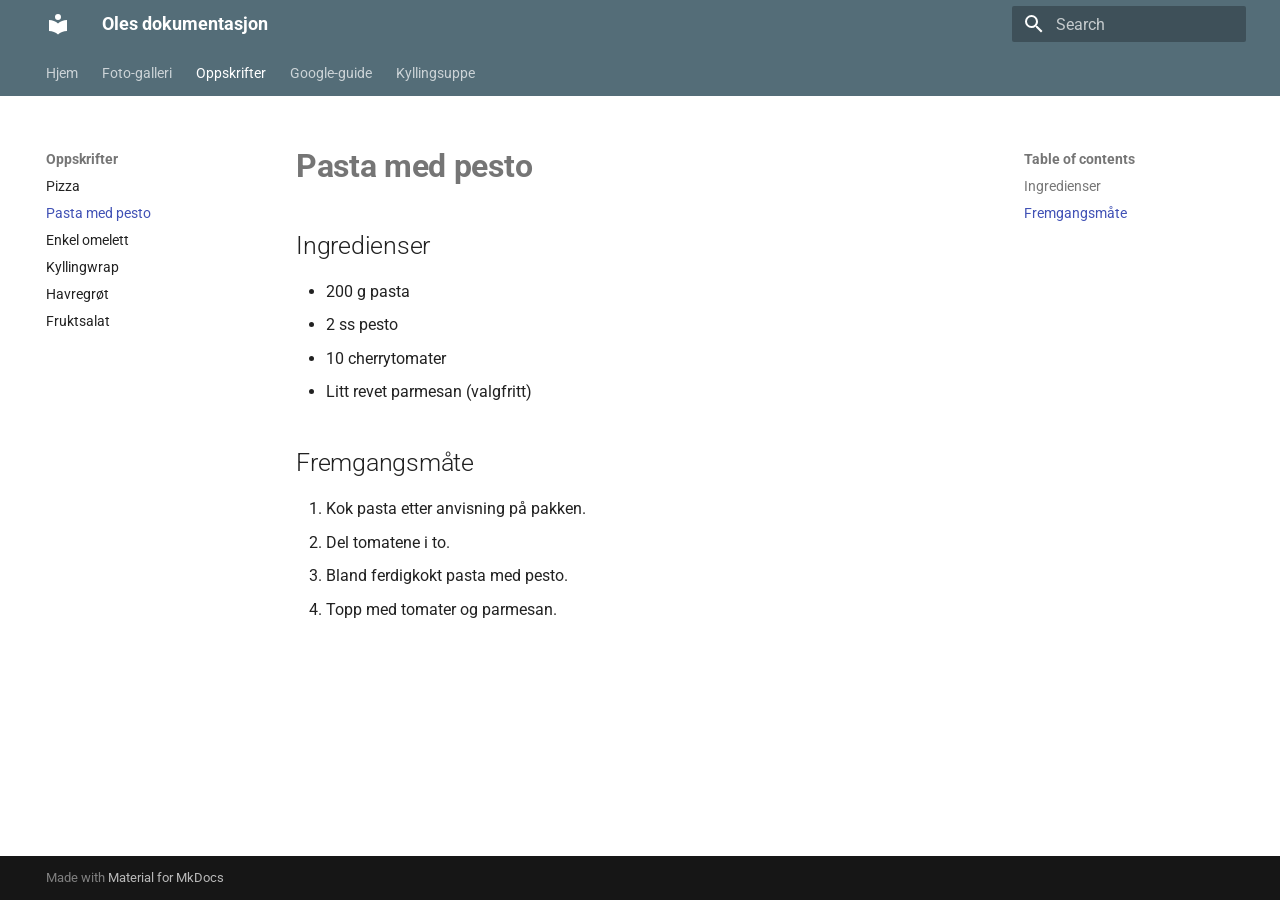
<file: oppskrifter/pasta-med-pesto/index.html>
<!doctype html>
<html lang="en" class="no-js">
  <head>
    
      <meta charset="utf-8">
      <meta name="viewport" content="width=device-width,initial-scale=1">
      
      
      
        <link rel="canonical" href="https://ol-e.github.io/docsv2/oppskrifter/pasta-med-pesto/">
      
      
        <link rel="prev" href="../pizza/">
      
      
        <link rel="next" href="../enkel-omelett/">
      
      
        
      
      
      <link rel="icon" href="../../assets/images/favicon.png">
      <meta name="generator" content="mkdocs-1.6.1, mkdocs-material-9.7.6">
    
    
      
        <title>Pasta med pesto - Oles dokumentasjon</title>
      
    
    
      <link rel="stylesheet" href="../../assets/stylesheets/main.484c7ddc.min.css">
      
        
        <link rel="stylesheet" href="../../assets/stylesheets/palette.ab4e12ef.min.css">
      
      


    
    
      
    
    
      
        
        
        <link rel="preconnect" href="https://fonts.gstatic.com" crossorigin>
        <link rel="stylesheet" href="https://fonts.googleapis.com/css?family=Roboto:300,300i,400,400i,700,700i%7CRoboto+Mono:400,400i,700,700i&display=fallback">
        <style>:root{--md-text-font:"Roboto";--md-code-font:"Roboto Mono"}</style>
      
    
    
      <link rel="stylesheet" href="../../stylesheets/extra.css">
    
    <script>__md_scope=new URL("../..",location),__md_hash=e=>[...e].reduce(((e,_)=>(e<<5)-e+_.charCodeAt(0)),0),__md_get=(e,_=localStorage,t=__md_scope)=>JSON.parse(_.getItem(t.pathname+"."+e)),__md_set=(e,_,t=localStorage,a=__md_scope)=>{try{t.setItem(a.pathname+"."+e,JSON.stringify(_))}catch(e){}}</script>
    
      

    
    
  </head>
  
  
    
    
      
    
    
    
    
    <body dir="ltr" data-md-color-scheme="default" data-md-color-primary="blue-grey" data-md-color-accent="deep-orange">
  
    
    <input class="md-toggle" data-md-toggle="drawer" type="checkbox" id="__drawer" autocomplete="off">
    <input class="md-toggle" data-md-toggle="search" type="checkbox" id="__search" autocomplete="off">
    <label class="md-overlay" for="__drawer"></label>
    <div data-md-component="skip">
      
        
        <a href="#pasta-med-pesto" class="md-skip">
          Skip to content
        </a>
      
    </div>
    <div data-md-component="announce">
      
    </div>
    
    
      

<header class="md-header" data-md-component="header">
  <nav class="md-header__inner md-grid" aria-label="Header">
    <a href="../.." title="Oles dokumentasjon" class="md-header__button md-logo" aria-label="Oles dokumentasjon" data-md-component="logo">
      
  
  <svg xmlns="http://www.w3.org/2000/svg" viewBox="0 0 24 24"><path d="M12 8a3 3 0 0 0 3-3 3 3 0 0 0-3-3 3 3 0 0 0-3 3 3 3 0 0 0 3 3m0 3.54C9.64 9.35 6.5 8 3 8v11c3.5 0 6.64 1.35 9 3.54 2.36-2.19 5.5-3.54 9-3.54V8c-3.5 0-6.64 1.35-9 3.54"/></svg>

    </a>
    <label class="md-header__button md-icon" for="__drawer">
      
      <svg xmlns="http://www.w3.org/2000/svg" viewBox="0 0 24 24"><path d="M3 6h18v2H3zm0 5h18v2H3zm0 5h18v2H3z"/></svg>
    </label>
    <div class="md-header__title" data-md-component="header-title">
      <div class="md-header__ellipsis">
        <div class="md-header__topic">
          <span class="md-ellipsis">
            Oles dokumentasjon
          </span>
        </div>
        <div class="md-header__topic" data-md-component="header-topic">
          <span class="md-ellipsis">
            
              Pasta med pesto
            
          </span>
        </div>
      </div>
    </div>
    
      
        <form class="md-header__option" data-md-component="palette">
  
    
    
    
    <input class="md-option" data-md-color-media="" data-md-color-scheme="default" data-md-color-primary="blue-grey" data-md-color-accent="deep-orange"  aria-hidden="true"  type="radio" name="__palette" id="__palette_0">
    
  
</form>
      
    
    
      <script>var palette=__md_get("__palette");if(palette&&palette.color){if("(prefers-color-scheme)"===palette.color.media){var media=matchMedia("(prefers-color-scheme: light)"),input=document.querySelector(media.matches?"[data-md-color-media='(prefers-color-scheme: light)']":"[data-md-color-media='(prefers-color-scheme: dark)']");palette.color.media=input.getAttribute("data-md-color-media"),palette.color.scheme=input.getAttribute("data-md-color-scheme"),palette.color.primary=input.getAttribute("data-md-color-primary"),palette.color.accent=input.getAttribute("data-md-color-accent")}for(var[key,value]of Object.entries(palette.color))document.body.setAttribute("data-md-color-"+key,value)}</script>
    
    
    
      
      
        <label class="md-header__button md-icon" for="__search">
          
          <svg xmlns="http://www.w3.org/2000/svg" viewBox="0 0 24 24"><path d="M9.5 3A6.5 6.5 0 0 1 16 9.5c0 1.61-.59 3.09-1.56 4.23l.27.27h.79l5 5-1.5 1.5-5-5v-.79l-.27-.27A6.52 6.52 0 0 1 9.5 16 6.5 6.5 0 0 1 3 9.5 6.5 6.5 0 0 1 9.5 3m0 2C7 5 5 7 5 9.5S7 14 9.5 14 14 12 14 9.5 12 5 9.5 5"/></svg>
        </label>
        <div class="md-search" data-md-component="search" role="dialog">
  <label class="md-search__overlay" for="__search"></label>
  <div class="md-search__inner" role="search">
    <form class="md-search__form" name="search">
      <input type="text" class="md-search__input" name="query" aria-label="Search" placeholder="Search" autocapitalize="off" autocorrect="off" autocomplete="off" spellcheck="false" data-md-component="search-query" required>
      <label class="md-search__icon md-icon" for="__search">
        
        <svg xmlns="http://www.w3.org/2000/svg" viewBox="0 0 24 24"><path d="M9.5 3A6.5 6.5 0 0 1 16 9.5c0 1.61-.59 3.09-1.56 4.23l.27.27h.79l5 5-1.5 1.5-5-5v-.79l-.27-.27A6.52 6.52 0 0 1 9.5 16 6.5 6.5 0 0 1 3 9.5 6.5 6.5 0 0 1 9.5 3m0 2C7 5 5 7 5 9.5S7 14 9.5 14 14 12 14 9.5 12 5 9.5 5"/></svg>
        
        <svg xmlns="http://www.w3.org/2000/svg" viewBox="0 0 24 24"><path d="M20 11v2H8l5.5 5.5-1.42 1.42L4.16 12l7.92-7.92L13.5 5.5 8 11z"/></svg>
      </label>
      <nav class="md-search__options" aria-label="Search">
        
        <button type="reset" class="md-search__icon md-icon" title="Clear" aria-label="Clear" tabindex="-1">
          
          <svg xmlns="http://www.w3.org/2000/svg" viewBox="0 0 24 24"><path d="M19 6.41 17.59 5 12 10.59 6.41 5 5 6.41 10.59 12 5 17.59 6.41 19 12 13.41 17.59 19 19 17.59 13.41 12z"/></svg>
        </button>
      </nav>
      
    </form>
    <div class="md-search__output">
      <div class="md-search__scrollwrap" tabindex="0" data-md-scrollfix>
        <div class="md-search-result" data-md-component="search-result">
          <div class="md-search-result__meta">
            Initializing search
          </div>
          <ol class="md-search-result__list" role="presentation"></ol>
        </div>
      </div>
    </div>
  </div>
</div>
      
    
    
  </nav>
  
</header>
    
    <div class="md-container" data-md-component="container">
      
      
        
          
            
<nav class="md-tabs" aria-label="Tabs" data-md-component="tabs">
  <div class="md-grid">
    <ul class="md-tabs__list">
      
        
  
  
  
  
    <li class="md-tabs__item">
      <a href="../.." class="md-tabs__link">
        
  
  
    
  
  Hjem

      </a>
    </li>
  

      
        
  
  
  
  
    <li class="md-tabs__item">
      <a href="../../gallery/" class="md-tabs__link">
        
  
  
    
  
  Foto-galleri

      </a>
    </li>
  

      
        
  
  
  
    
  
  
    
    
      <li class="md-tabs__item md-tabs__item--active">
        <a href="../pizza/" class="md-tabs__link">
          
  
  
  Oppskrifter

        </a>
      </li>
    
  

      
        
  
  
  
  
    <li class="md-tabs__item">
      <a href="../../how_to_use_google/" class="md-tabs__link">
        
  
  
    
  
  Google-guide

      </a>
    </li>
  

      
        
  
  
  
  
    <li class="md-tabs__item">
      <a href="../../Chicken_soup/" class="md-tabs__link">
        
  
  
    
  
  Kyllingsuppe

      </a>
    </li>
  

      
    </ul>
  </div>
</nav>
          
        
      
      <main class="md-main" data-md-component="main">
        <div class="md-main__inner md-grid">
          
            
              
              <div class="md-sidebar md-sidebar--primary" data-md-component="sidebar" data-md-type="navigation" >
                <div class="md-sidebar__scrollwrap">
                  <div class="md-sidebar__inner">
                    


  


<nav class="md-nav md-nav--primary md-nav--lifted" aria-label="Navigation" data-md-level="0">
  <label class="md-nav__title" for="__drawer">
    <a href="../.." title="Oles dokumentasjon" class="md-nav__button md-logo" aria-label="Oles dokumentasjon" data-md-component="logo">
      
  
  <svg xmlns="http://www.w3.org/2000/svg" viewBox="0 0 24 24"><path d="M12 8a3 3 0 0 0 3-3 3 3 0 0 0-3-3 3 3 0 0 0-3 3 3 3 0 0 0 3 3m0 3.54C9.64 9.35 6.5 8 3 8v11c3.5 0 6.64 1.35 9 3.54 2.36-2.19 5.5-3.54 9-3.54V8c-3.5 0-6.64 1.35-9 3.54"/></svg>

    </a>
    Oles dokumentasjon
  </label>
  
  <ul class="md-nav__list" data-md-scrollfix>
    
      
      
  
  
  
  
    <li class="md-nav__item">
      <a href="../.." class="md-nav__link">
        
  
  
  <span class="md-ellipsis">
    
  
    Hjem
  

    
  </span>
  
  

      </a>
    </li>
  

    
      
      
  
  
  
  
    <li class="md-nav__item">
      <a href="../../gallery/" class="md-nav__link">
        
  
  
  <span class="md-ellipsis">
    
  
    Foto-galleri
  

    
  </span>
  
  

      </a>
    </li>
  

    
      
      
  
  
    
  
  
  
    
    
    
    
      
        
        
      
      
    
    
    <li class="md-nav__item md-nav__item--active md-nav__item--section md-nav__item--nested">
      
        
        
        <input class="md-nav__toggle md-toggle " type="checkbox" id="__nav_3" checked>
        
          
          <label class="md-nav__link" for="__nav_3" id="__nav_3_label" tabindex="">
            
  
  
  <span class="md-ellipsis">
    
  
    Oppskrifter
  

    
  </span>
  
  

            <span class="md-nav__icon md-icon"></span>
          </label>
        
        <nav class="md-nav" data-md-level="1" aria-labelledby="__nav_3_label" aria-expanded="true">
          <label class="md-nav__title" for="__nav_3">
            <span class="md-nav__icon md-icon"></span>
            
  
    Oppskrifter
  

          </label>
          <ul class="md-nav__list" data-md-scrollfix>
            
              
                
  
  
  
  
    <li class="md-nav__item">
      <a href="../pizza/" class="md-nav__link">
        
  
  
  <span class="md-ellipsis">
    
  
    Pizza
  

    
  </span>
  
  

      </a>
    </li>
  

              
            
              
                
  
  
    
  
  
  
    <li class="md-nav__item md-nav__item--active">
      
      <input class="md-nav__toggle md-toggle" type="checkbox" id="__toc">
      
      
        
      
      
        <label class="md-nav__link md-nav__link--active" for="__toc">
          
  
  
  <span class="md-ellipsis">
    
  
    Pasta med pesto
  

    
  </span>
  
  

          <span class="md-nav__icon md-icon"></span>
        </label>
      
      <a href="./" class="md-nav__link md-nav__link--active">
        
  
  
  <span class="md-ellipsis">
    
  
    Pasta med pesto
  

    
  </span>
  
  

      </a>
      
        

<nav class="md-nav md-nav--secondary" aria-label="Table of contents">
  
  
  
    
  
  
    <label class="md-nav__title" for="__toc">
      <span class="md-nav__icon md-icon"></span>
      Table of contents
    </label>
    <ul class="md-nav__list" data-md-component="toc" data-md-scrollfix>
      
        <li class="md-nav__item">
  <a href="#ingredienser" class="md-nav__link">
    <span class="md-ellipsis">
      
        Ingredienser
      
    </span>
  </a>
  
</li>
      
        <li class="md-nav__item">
  <a href="#fremgangsmate" class="md-nav__link">
    <span class="md-ellipsis">
      
        Fremgangsmåte
      
    </span>
  </a>
  
</li>
      
    </ul>
  
</nav>
      
    </li>
  

              
            
              
                
  
  
  
  
    <li class="md-nav__item">
      <a href="../enkel-omelett/" class="md-nav__link">
        
  
  
  <span class="md-ellipsis">
    
  
    Enkel omelett
  

    
  </span>
  
  

      </a>
    </li>
  

              
            
              
                
  
  
  
  
    <li class="md-nav__item">
      <a href="../kyllingwrap/" class="md-nav__link">
        
  
  
  <span class="md-ellipsis">
    
  
    Kyllingwrap
  

    
  </span>
  
  

      </a>
    </li>
  

              
            
              
                
  
  
  
  
    <li class="md-nav__item">
      <a href="../havregrot/" class="md-nav__link">
        
  
  
  <span class="md-ellipsis">
    
  
    Havregrøt
  

    
  </span>
  
  

      </a>
    </li>
  

              
            
              
                
  
  
  
  
    <li class="md-nav__item">
      <a href="../fruktsalat/" class="md-nav__link">
        
  
  
  <span class="md-ellipsis">
    
  
    Fruktsalat
  

    
  </span>
  
  

      </a>
    </li>
  

              
            
          </ul>
        </nav>
      
    </li>
  

    
      
      
  
  
  
  
    <li class="md-nav__item">
      <a href="../../how_to_use_google/" class="md-nav__link">
        
  
  
  <span class="md-ellipsis">
    
  
    Google-guide
  

    
  </span>
  
  

      </a>
    </li>
  

    
      
      
  
  
  
  
    <li class="md-nav__item">
      <a href="../../Chicken_soup/" class="md-nav__link">
        
  
  
  <span class="md-ellipsis">
    
  
    Kyllingsuppe
  

    
  </span>
  
  

      </a>
    </li>
  

    
  </ul>
</nav>
                  </div>
                </div>
              </div>
            
            
              
              <div class="md-sidebar md-sidebar--secondary" data-md-component="sidebar" data-md-type="toc" >
                <div class="md-sidebar__scrollwrap">
                  <div class="md-sidebar__inner">
                    

<nav class="md-nav md-nav--secondary" aria-label="Table of contents">
  
  
  
    
  
  
    <label class="md-nav__title" for="__toc">
      <span class="md-nav__icon md-icon"></span>
      Table of contents
    </label>
    <ul class="md-nav__list" data-md-component="toc" data-md-scrollfix>
      
        <li class="md-nav__item">
  <a href="#ingredienser" class="md-nav__link">
    <span class="md-ellipsis">
      
        Ingredienser
      
    </span>
  </a>
  
</li>
      
        <li class="md-nav__item">
  <a href="#fremgangsmate" class="md-nav__link">
    <span class="md-ellipsis">
      
        Fremgangsmåte
      
    </span>
  </a>
  
</li>
      
    </ul>
  
</nav>
                  </div>
                </div>
              </div>
            
          
          
            <div class="md-content" data-md-component="content">
              
              <article class="md-content__inner md-typeset">
                
                  



<h1 id="pasta-med-pesto">Pasta med pesto</h1>
<h2 id="ingredienser">Ingredienser</h2>
<ul>
<li>200 g pasta</li>
<li>2 ss pesto</li>
<li>10 cherrytomater</li>
<li>Litt revet parmesan (valgfritt)</li>
</ul>
<h2 id="fremgangsmate">Fremgangsmåte</h2>
<ol>
<li>Kok pasta etter anvisning på pakken.</li>
<li>Del tomatene i to.</li>
<li>Bland ferdigkokt pasta med pesto.</li>
<li>Topp med tomater og parmesan.</li>
</ol>












                
              </article>
            </div>
          
          
<script>var target=document.getElementById(location.hash.slice(1));target&&target.name&&(target.checked=target.name.startsWith("__tabbed_"))</script>
        </div>
        
          <button type="button" class="md-top md-icon" data-md-component="top" hidden>
  
  <svg xmlns="http://www.w3.org/2000/svg" viewBox="0 0 24 24"><path d="M13 20h-2V8l-5.5 5.5-1.42-1.42L12 4.16l7.92 7.92-1.42 1.42L13 8z"/></svg>
  Back to top
</button>
        
      </main>
      
        <footer class="md-footer">
  
  <div class="md-footer-meta md-typeset">
    <div class="md-footer-meta__inner md-grid">
      <div class="md-copyright">
  
  
    Made with
    <a href="https://squidfunk.github.io/mkdocs-material/" target="_blank" rel="noopener">
      Material for MkDocs
    </a>
  
</div>
      
    </div>
  </div>
</footer>
      
    </div>
    <div class="md-dialog" data-md-component="dialog">
      <div class="md-dialog__inner md-typeset"></div>
    </div>
    
    
    
      
      
      <script id="__config" type="application/json">{"annotate": null, "base": "../..", "features": ["navigation.tabs", "navigation.top", "content.code.copy"], "search": "../../assets/javascripts/workers/search.2c215733.min.js", "tags": null, "translations": {"clipboard.copied": "Copied to clipboard", "clipboard.copy": "Copy to clipboard", "search.result.more.one": "1 more on this page", "search.result.more.other": "# more on this page", "search.result.none": "No matching documents", "search.result.one": "1 matching document", "search.result.other": "# matching documents", "search.result.placeholder": "Type to start searching", "search.result.term.missing": "Missing", "select.version": "Select version"}, "version": null}</script>
    
    
      <script src="../../assets/javascripts/bundle.79ae519e.min.js"></script>
      
    
  </body>
</html>
</file>
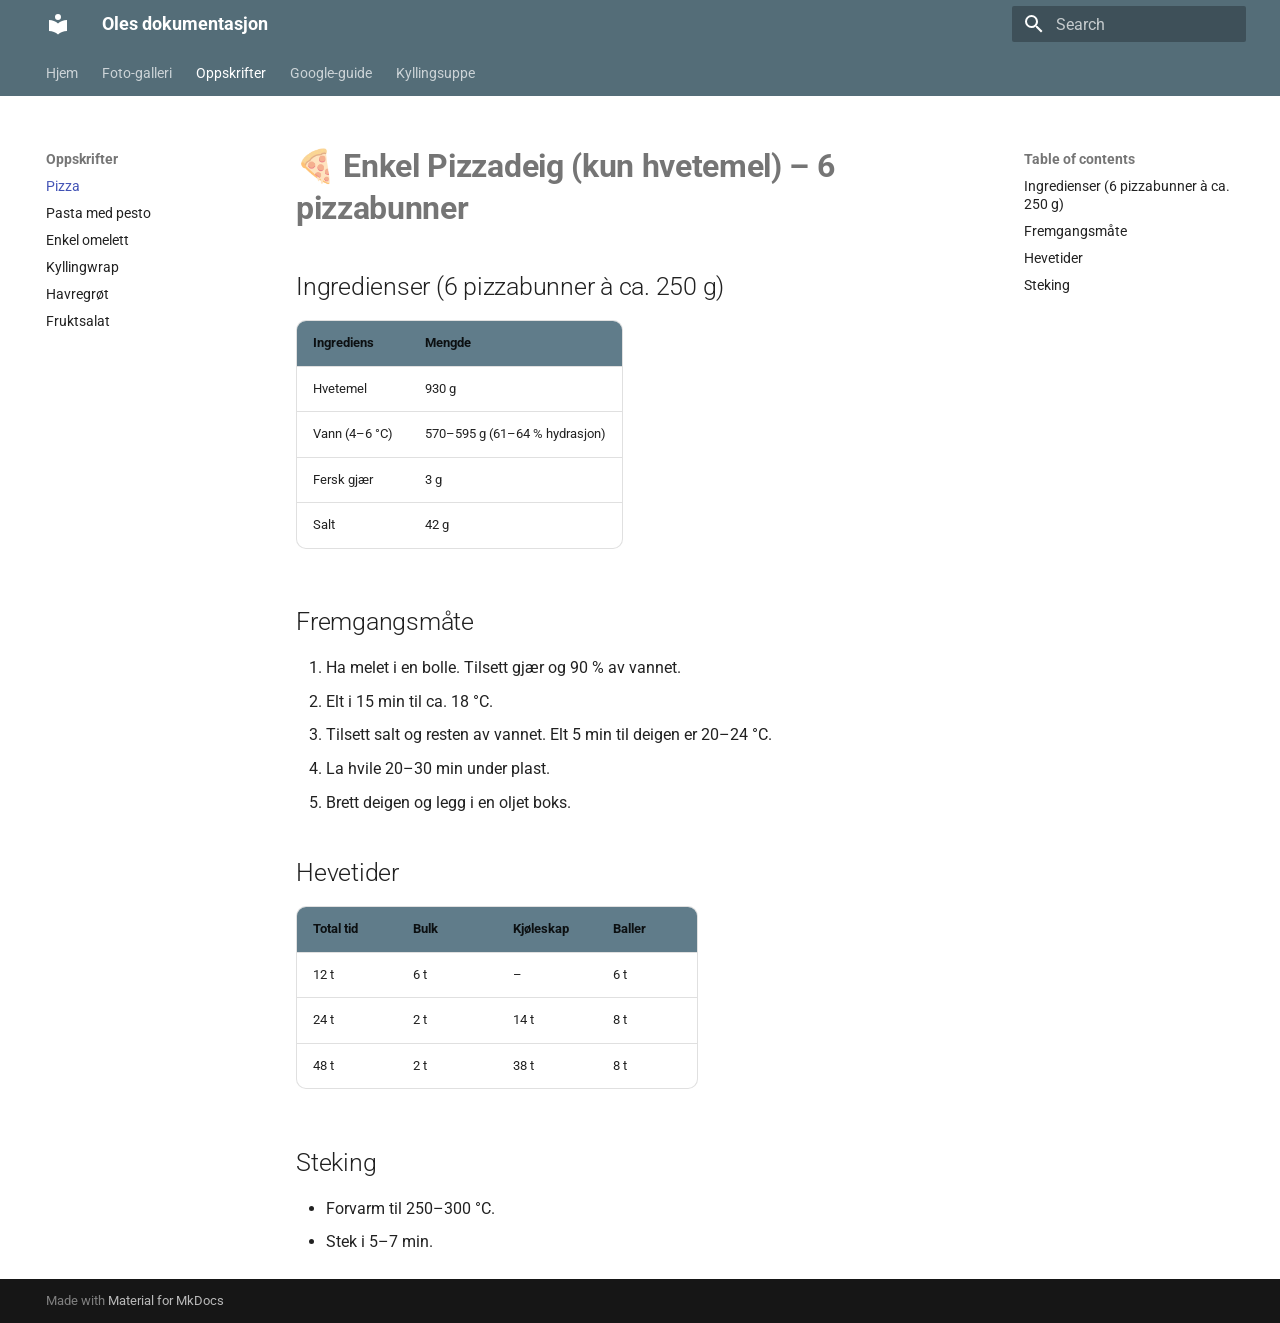
<file: oppskrifter/pizza/index.html>
<!doctype html>
<html lang="en" class="no-js">
  <head>
    
      <meta charset="utf-8">
      <meta name="viewport" content="width=device-width,initial-scale=1">
      
      
      
        <link rel="canonical" href="https://ol-e.github.io/docsv2/oppskrifter/pizza/">
      
      
        <link rel="prev" href="../../gallery/">
      
      
        <link rel="next" href="../pasta-med-pesto/">
      
      
        
      
      
      <link rel="icon" href="../../assets/images/favicon.png">
      <meta name="generator" content="mkdocs-1.6.1, mkdocs-material-9.7.6">
    
    
      
        <title>Pizza - Oles dokumentasjon</title>
      
    
    
      <link rel="stylesheet" href="../../assets/stylesheets/main.484c7ddc.min.css">
      
        
        <link rel="stylesheet" href="../../assets/stylesheets/palette.ab4e12ef.min.css">
      
      


    
    
      
    
    
      
        
        
        <link rel="preconnect" href="https://fonts.gstatic.com" crossorigin>
        <link rel="stylesheet" href="https://fonts.googleapis.com/css?family=Roboto:300,300i,400,400i,700,700i%7CRoboto+Mono:400,400i,700,700i&display=fallback">
        <style>:root{--md-text-font:"Roboto";--md-code-font:"Roboto Mono"}</style>
      
    
    
      <link rel="stylesheet" href="../../stylesheets/extra.css">
    
    <script>__md_scope=new URL("../..",location),__md_hash=e=>[...e].reduce(((e,_)=>(e<<5)-e+_.charCodeAt(0)),0),__md_get=(e,_=localStorage,t=__md_scope)=>JSON.parse(_.getItem(t.pathname+"."+e)),__md_set=(e,_,t=localStorage,a=__md_scope)=>{try{t.setItem(a.pathname+"."+e,JSON.stringify(_))}catch(e){}}</script>
    
      

    
    
  </head>
  
  
    
    
      
    
    
    
    
    <body dir="ltr" data-md-color-scheme="default" data-md-color-primary="blue-grey" data-md-color-accent="deep-orange">
  
    
    <input class="md-toggle" data-md-toggle="drawer" type="checkbox" id="__drawer" autocomplete="off">
    <input class="md-toggle" data-md-toggle="search" type="checkbox" id="__search" autocomplete="off">
    <label class="md-overlay" for="__drawer"></label>
    <div data-md-component="skip">
      
        
        <a href="#enkel-pizzadeig-kun-hvetemel-6-pizzabunner" class="md-skip">
          Skip to content
        </a>
      
    </div>
    <div data-md-component="announce">
      
    </div>
    
    
      

<header class="md-header" data-md-component="header">
  <nav class="md-header__inner md-grid" aria-label="Header">
    <a href="../.." title="Oles dokumentasjon" class="md-header__button md-logo" aria-label="Oles dokumentasjon" data-md-component="logo">
      
  
  <svg xmlns="http://www.w3.org/2000/svg" viewBox="0 0 24 24"><path d="M12 8a3 3 0 0 0 3-3 3 3 0 0 0-3-3 3 3 0 0 0-3 3 3 3 0 0 0 3 3m0 3.54C9.64 9.35 6.5 8 3 8v11c3.5 0 6.64 1.35 9 3.54 2.36-2.19 5.5-3.54 9-3.54V8c-3.5 0-6.64 1.35-9 3.54"/></svg>

    </a>
    <label class="md-header__button md-icon" for="__drawer">
      
      <svg xmlns="http://www.w3.org/2000/svg" viewBox="0 0 24 24"><path d="M3 6h18v2H3zm0 5h18v2H3zm0 5h18v2H3z"/></svg>
    </label>
    <div class="md-header__title" data-md-component="header-title">
      <div class="md-header__ellipsis">
        <div class="md-header__topic">
          <span class="md-ellipsis">
            Oles dokumentasjon
          </span>
        </div>
        <div class="md-header__topic" data-md-component="header-topic">
          <span class="md-ellipsis">
            
              Pizza
            
          </span>
        </div>
      </div>
    </div>
    
      
        <form class="md-header__option" data-md-component="palette">
  
    
    
    
    <input class="md-option" data-md-color-media="" data-md-color-scheme="default" data-md-color-primary="blue-grey" data-md-color-accent="deep-orange"  aria-hidden="true"  type="radio" name="__palette" id="__palette_0">
    
  
</form>
      
    
    
      <script>var palette=__md_get("__palette");if(palette&&palette.color){if("(prefers-color-scheme)"===palette.color.media){var media=matchMedia("(prefers-color-scheme: light)"),input=document.querySelector(media.matches?"[data-md-color-media='(prefers-color-scheme: light)']":"[data-md-color-media='(prefers-color-scheme: dark)']");palette.color.media=input.getAttribute("data-md-color-media"),palette.color.scheme=input.getAttribute("data-md-color-scheme"),palette.color.primary=input.getAttribute("data-md-color-primary"),palette.color.accent=input.getAttribute("data-md-color-accent")}for(var[key,value]of Object.entries(palette.color))document.body.setAttribute("data-md-color-"+key,value)}</script>
    
    
    
      
      
        <label class="md-header__button md-icon" for="__search">
          
          <svg xmlns="http://www.w3.org/2000/svg" viewBox="0 0 24 24"><path d="M9.5 3A6.5 6.5 0 0 1 16 9.5c0 1.61-.59 3.09-1.56 4.23l.27.27h.79l5 5-1.5 1.5-5-5v-.79l-.27-.27A6.52 6.52 0 0 1 9.5 16 6.5 6.5 0 0 1 3 9.5 6.5 6.5 0 0 1 9.5 3m0 2C7 5 5 7 5 9.5S7 14 9.5 14 14 12 14 9.5 12 5 9.5 5"/></svg>
        </label>
        <div class="md-search" data-md-component="search" role="dialog">
  <label class="md-search__overlay" for="__search"></label>
  <div class="md-search__inner" role="search">
    <form class="md-search__form" name="search">
      <input type="text" class="md-search__input" name="query" aria-label="Search" placeholder="Search" autocapitalize="off" autocorrect="off" autocomplete="off" spellcheck="false" data-md-component="search-query" required>
      <label class="md-search__icon md-icon" for="__search">
        
        <svg xmlns="http://www.w3.org/2000/svg" viewBox="0 0 24 24"><path d="M9.5 3A6.5 6.5 0 0 1 16 9.5c0 1.61-.59 3.09-1.56 4.23l.27.27h.79l5 5-1.5 1.5-5-5v-.79l-.27-.27A6.52 6.52 0 0 1 9.5 16 6.5 6.5 0 0 1 3 9.5 6.5 6.5 0 0 1 9.5 3m0 2C7 5 5 7 5 9.5S7 14 9.5 14 14 12 14 9.5 12 5 9.5 5"/></svg>
        
        <svg xmlns="http://www.w3.org/2000/svg" viewBox="0 0 24 24"><path d="M20 11v2H8l5.5 5.5-1.42 1.42L4.16 12l7.92-7.92L13.5 5.5 8 11z"/></svg>
      </label>
      <nav class="md-search__options" aria-label="Search">
        
        <button type="reset" class="md-search__icon md-icon" title="Clear" aria-label="Clear" tabindex="-1">
          
          <svg xmlns="http://www.w3.org/2000/svg" viewBox="0 0 24 24"><path d="M19 6.41 17.59 5 12 10.59 6.41 5 5 6.41 10.59 12 5 17.59 6.41 19 12 13.41 17.59 19 19 17.59 13.41 12z"/></svg>
        </button>
      </nav>
      
    </form>
    <div class="md-search__output">
      <div class="md-search__scrollwrap" tabindex="0" data-md-scrollfix>
        <div class="md-search-result" data-md-component="search-result">
          <div class="md-search-result__meta">
            Initializing search
          </div>
          <ol class="md-search-result__list" role="presentation"></ol>
        </div>
      </div>
    </div>
  </div>
</div>
      
    
    
  </nav>
  
</header>
    
    <div class="md-container" data-md-component="container">
      
      
        
          
            
<nav class="md-tabs" aria-label="Tabs" data-md-component="tabs">
  <div class="md-grid">
    <ul class="md-tabs__list">
      
        
  
  
  
  
    <li class="md-tabs__item">
      <a href="../.." class="md-tabs__link">
        
  
  
    
  
  Hjem

      </a>
    </li>
  

      
        
  
  
  
  
    <li class="md-tabs__item">
      <a href="../../gallery/" class="md-tabs__link">
        
  
  
    
  
  Foto-galleri

      </a>
    </li>
  

      
        
  
  
  
    
  
  
    
    
      <li class="md-tabs__item md-tabs__item--active">
        <a href="./" class="md-tabs__link">
          
  
  
  Oppskrifter

        </a>
      </li>
    
  

      
        
  
  
  
  
    <li class="md-tabs__item">
      <a href="../../how_to_use_google/" class="md-tabs__link">
        
  
  
    
  
  Google-guide

      </a>
    </li>
  

      
        
  
  
  
  
    <li class="md-tabs__item">
      <a href="../../Chicken_soup/" class="md-tabs__link">
        
  
  
    
  
  Kyllingsuppe

      </a>
    </li>
  

      
    </ul>
  </div>
</nav>
          
        
      
      <main class="md-main" data-md-component="main">
        <div class="md-main__inner md-grid">
          
            
              
              <div class="md-sidebar md-sidebar--primary" data-md-component="sidebar" data-md-type="navigation" >
                <div class="md-sidebar__scrollwrap">
                  <div class="md-sidebar__inner">
                    


  


<nav class="md-nav md-nav--primary md-nav--lifted" aria-label="Navigation" data-md-level="0">
  <label class="md-nav__title" for="__drawer">
    <a href="../.." title="Oles dokumentasjon" class="md-nav__button md-logo" aria-label="Oles dokumentasjon" data-md-component="logo">
      
  
  <svg xmlns="http://www.w3.org/2000/svg" viewBox="0 0 24 24"><path d="M12 8a3 3 0 0 0 3-3 3 3 0 0 0-3-3 3 3 0 0 0-3 3 3 3 0 0 0 3 3m0 3.54C9.64 9.35 6.5 8 3 8v11c3.5 0 6.64 1.35 9 3.54 2.36-2.19 5.5-3.54 9-3.54V8c-3.5 0-6.64 1.35-9 3.54"/></svg>

    </a>
    Oles dokumentasjon
  </label>
  
  <ul class="md-nav__list" data-md-scrollfix>
    
      
      
  
  
  
  
    <li class="md-nav__item">
      <a href="../.." class="md-nav__link">
        
  
  
  <span class="md-ellipsis">
    
  
    Hjem
  

    
  </span>
  
  

      </a>
    </li>
  

    
      
      
  
  
  
  
    <li class="md-nav__item">
      <a href="../../gallery/" class="md-nav__link">
        
  
  
  <span class="md-ellipsis">
    
  
    Foto-galleri
  

    
  </span>
  
  

      </a>
    </li>
  

    
      
      
  
  
    
  
  
  
    
    
    
    
      
        
        
      
      
    
    
    <li class="md-nav__item md-nav__item--active md-nav__item--section md-nav__item--nested">
      
        
        
        <input class="md-nav__toggle md-toggle " type="checkbox" id="__nav_3" checked>
        
          
          <label class="md-nav__link" for="__nav_3" id="__nav_3_label" tabindex="">
            
  
  
  <span class="md-ellipsis">
    
  
    Oppskrifter
  

    
  </span>
  
  

            <span class="md-nav__icon md-icon"></span>
          </label>
        
        <nav class="md-nav" data-md-level="1" aria-labelledby="__nav_3_label" aria-expanded="true">
          <label class="md-nav__title" for="__nav_3">
            <span class="md-nav__icon md-icon"></span>
            
  
    Oppskrifter
  

          </label>
          <ul class="md-nav__list" data-md-scrollfix>
            
              
                
  
  
    
  
  
  
    <li class="md-nav__item md-nav__item--active">
      
      <input class="md-nav__toggle md-toggle" type="checkbox" id="__toc">
      
      
        
      
      
        <label class="md-nav__link md-nav__link--active" for="__toc">
          
  
  
  <span class="md-ellipsis">
    
  
    Pizza
  

    
  </span>
  
  

          <span class="md-nav__icon md-icon"></span>
        </label>
      
      <a href="./" class="md-nav__link md-nav__link--active">
        
  
  
  <span class="md-ellipsis">
    
  
    Pizza
  

    
  </span>
  
  

      </a>
      
        

<nav class="md-nav md-nav--secondary" aria-label="Table of contents">
  
  
  
    
  
  
    <label class="md-nav__title" for="__toc">
      <span class="md-nav__icon md-icon"></span>
      Table of contents
    </label>
    <ul class="md-nav__list" data-md-component="toc" data-md-scrollfix>
      
        <li class="md-nav__item">
  <a href="#ingredienser-6-pizzabunner-a-ca-250-g" class="md-nav__link">
    <span class="md-ellipsis">
      
        Ingredienser (6 pizzabunner à ca. 250 g)
      
    </span>
  </a>
  
</li>
      
        <li class="md-nav__item">
  <a href="#fremgangsmate" class="md-nav__link">
    <span class="md-ellipsis">
      
        Fremgangsmåte
      
    </span>
  </a>
  
</li>
      
        <li class="md-nav__item">
  <a href="#hevetider" class="md-nav__link">
    <span class="md-ellipsis">
      
        Hevetider
      
    </span>
  </a>
  
</li>
      
        <li class="md-nav__item">
  <a href="#steking" class="md-nav__link">
    <span class="md-ellipsis">
      
        Steking
      
    </span>
  </a>
  
</li>
      
    </ul>
  
</nav>
      
    </li>
  

              
            
              
                
  
  
  
  
    <li class="md-nav__item">
      <a href="../pasta-med-pesto/" class="md-nav__link">
        
  
  
  <span class="md-ellipsis">
    
  
    Pasta med pesto
  

    
  </span>
  
  

      </a>
    </li>
  

              
            
              
                
  
  
  
  
    <li class="md-nav__item">
      <a href="../enkel-omelett/" class="md-nav__link">
        
  
  
  <span class="md-ellipsis">
    
  
    Enkel omelett
  

    
  </span>
  
  

      </a>
    </li>
  

              
            
              
                
  
  
  
  
    <li class="md-nav__item">
      <a href="../kyllingwrap/" class="md-nav__link">
        
  
  
  <span class="md-ellipsis">
    
  
    Kyllingwrap
  

    
  </span>
  
  

      </a>
    </li>
  

              
            
              
                
  
  
  
  
    <li class="md-nav__item">
      <a href="../havregrot/" class="md-nav__link">
        
  
  
  <span class="md-ellipsis">
    
  
    Havregrøt
  

    
  </span>
  
  

      </a>
    </li>
  

              
            
              
                
  
  
  
  
    <li class="md-nav__item">
      <a href="../fruktsalat/" class="md-nav__link">
        
  
  
  <span class="md-ellipsis">
    
  
    Fruktsalat
  

    
  </span>
  
  

      </a>
    </li>
  

              
            
          </ul>
        </nav>
      
    </li>
  

    
      
      
  
  
  
  
    <li class="md-nav__item">
      <a href="../../how_to_use_google/" class="md-nav__link">
        
  
  
  <span class="md-ellipsis">
    
  
    Google-guide
  

    
  </span>
  
  

      </a>
    </li>
  

    
      
      
  
  
  
  
    <li class="md-nav__item">
      <a href="../../Chicken_soup/" class="md-nav__link">
        
  
  
  <span class="md-ellipsis">
    
  
    Kyllingsuppe
  

    
  </span>
  
  

      </a>
    </li>
  

    
  </ul>
</nav>
                  </div>
                </div>
              </div>
            
            
              
              <div class="md-sidebar md-sidebar--secondary" data-md-component="sidebar" data-md-type="toc" >
                <div class="md-sidebar__scrollwrap">
                  <div class="md-sidebar__inner">
                    

<nav class="md-nav md-nav--secondary" aria-label="Table of contents">
  
  
  
    
  
  
    <label class="md-nav__title" for="__toc">
      <span class="md-nav__icon md-icon"></span>
      Table of contents
    </label>
    <ul class="md-nav__list" data-md-component="toc" data-md-scrollfix>
      
        <li class="md-nav__item">
  <a href="#ingredienser-6-pizzabunner-a-ca-250-g" class="md-nav__link">
    <span class="md-ellipsis">
      
        Ingredienser (6 pizzabunner à ca. 250 g)
      
    </span>
  </a>
  
</li>
      
        <li class="md-nav__item">
  <a href="#fremgangsmate" class="md-nav__link">
    <span class="md-ellipsis">
      
        Fremgangsmåte
      
    </span>
  </a>
  
</li>
      
        <li class="md-nav__item">
  <a href="#hevetider" class="md-nav__link">
    <span class="md-ellipsis">
      
        Hevetider
      
    </span>
  </a>
  
</li>
      
        <li class="md-nav__item">
  <a href="#steking" class="md-nav__link">
    <span class="md-ellipsis">
      
        Steking
      
    </span>
  </a>
  
</li>
      
    </ul>
  
</nav>
                  </div>
                </div>
              </div>
            
          
          
            <div class="md-content" data-md-component="content">
              
              <article class="md-content__inner md-typeset">
                
                  



<h1 id="enkel-pizzadeig-kun-hvetemel-6-pizzabunner">🍕 Enkel Pizzadeig (kun hvetemel) – 6 pizzabunner</h1>
<h2 id="ingredienser-6-pizzabunner-a-ca-250-g">Ingredienser (6 pizzabunner à ca. 250 g)</h2>
<table>
<thead>
<tr>
<th>Ingrediens</th>
<th>Mengde</th>
</tr>
</thead>
<tbody>
<tr>
<td>Hvetemel</td>
<td>930 g</td>
</tr>
<tr>
<td>Vann (4–6 °C)</td>
<td>570–595 g (61–64 % hydrasjon)</td>
</tr>
<tr>
<td>Fersk gjær</td>
<td>3 g</td>
</tr>
<tr>
<td>Salt</td>
<td>42 g</td>
</tr>
</tbody>
</table>
<h2 id="fremgangsmate">Fremgangsmåte</h2>
<ol>
<li>Ha melet i en bolle. Tilsett gjær og 90 % av vannet.  </li>
<li>Elt i 15 min til ca. 18 °C.  </li>
<li>Tilsett salt og resten av vannet. Elt 5 min til deigen er 20–24 °C.  </li>
<li>La hvile 20–30 min under plast.  </li>
<li>Brett deigen og legg i en oljet boks.</li>
</ol>
<h2 id="hevetider">Hevetider</h2>
<table>
<thead>
<tr>
<th>Total tid</th>
<th>Bulk</th>
<th>Kjøleskap</th>
<th>Baller</th>
</tr>
</thead>
<tbody>
<tr>
<td>12 t</td>
<td>6 t</td>
<td>–</td>
<td>6 t</td>
</tr>
<tr>
<td>24 t</td>
<td>2 t</td>
<td>14 t</td>
<td>8 t</td>
</tr>
<tr>
<td>48 t</td>
<td>2 t</td>
<td>38 t</td>
<td>8 t</td>
</tr>
</tbody>
</table>
<h2 id="steking">Steking</h2>
<ul>
<li>Forvarm til 250–300 °C.  </li>
<li>Stek i 5–7 min.</li>
</ul>












                
              </article>
            </div>
          
          
<script>var target=document.getElementById(location.hash.slice(1));target&&target.name&&(target.checked=target.name.startsWith("__tabbed_"))</script>
        </div>
        
          <button type="button" class="md-top md-icon" data-md-component="top" hidden>
  
  <svg xmlns="http://www.w3.org/2000/svg" viewBox="0 0 24 24"><path d="M13 20h-2V8l-5.5 5.5-1.42-1.42L12 4.16l7.92 7.92-1.42 1.42L13 8z"/></svg>
  Back to top
</button>
        
      </main>
      
        <footer class="md-footer">
  
  <div class="md-footer-meta md-typeset">
    <div class="md-footer-meta__inner md-grid">
      <div class="md-copyright">
  
  
    Made with
    <a href="https://squidfunk.github.io/mkdocs-material/" target="_blank" rel="noopener">
      Material for MkDocs
    </a>
  
</div>
      
    </div>
  </div>
</footer>
      
    </div>
    <div class="md-dialog" data-md-component="dialog">
      <div class="md-dialog__inner md-typeset"></div>
    </div>
    
    
    
      
      
      <script id="__config" type="application/json">{"annotate": null, "base": "../..", "features": ["navigation.tabs", "navigation.top", "content.code.copy"], "search": "../../assets/javascripts/workers/search.2c215733.min.js", "tags": null, "translations": {"clipboard.copied": "Copied to clipboard", "clipboard.copy": "Copy to clipboard", "search.result.more.one": "1 more on this page", "search.result.more.other": "# more on this page", "search.result.none": "No matching documents", "search.result.one": "1 matching document", "search.result.other": "# matching documents", "search.result.placeholder": "Type to start searching", "search.result.term.missing": "Missing", "select.version": "Select version"}, "version": null}</script>
    
    
      <script src="../../assets/javascripts/bundle.79ae519e.min.js"></script>
      
    
  </body>
</html>
</file>
<file: stylesheets/extra.css>
:root {
  --md-default-fg-color--light: #5f6368;
}

.md-typeset h1 {
  font-weight: 700;
  letter-spacing: -0.01em;
}

.md-typeset h2,
.md-typeset h3 {
  scroll-margin-top: 4.5rem;
}

.md-typeset table:not([class]) {
  border-radius: 0.5rem;
  overflow: hidden;
}

.md-typeset table:not([class]) th {
  background-color: var(--md-primary-fg-color--light);
}

.md-typeset pre > code {
  border-radius: 0.5rem;
}

.photo-gallery {
  display: grid;
  gap: 1rem;
  grid-template-columns: repeat(auto-fit, minmax(220px, 1fr));
  margin: 1rem 0 2rem;
}

.photo-card {
  background: var(--md-default-bg-color);
  border: 1px solid var(--md-default-fg-color--lightest);
  border-radius: 0.75rem;
  overflow: hidden;
}

.photo-card a {
  display: block;
}

.photo-card img {
  display: block;
  width: 100%;
  aspect-ratio: 4 / 3;
  object-fit: cover;
}

.photo-caption {
  font-size: 0.8rem;
  line-height: 1.45;
  margin: 0;
  padding: 0.75rem;
}

@media (max-width: 600px) {
  .photo-gallery {
    grid-template-columns: 1fr;
  }
}
</file>
<file: assets/stylesheets/main.484c7ddc.min.css>
@charset "UTF-8";html{-webkit-text-size-adjust:none;-moz-text-size-adjust:none;text-size-adjust:none;box-sizing:border-box}*,:after,:before{box-sizing:inherit}@media (prefers-reduced-motion){*,:after,:before{transition:none!important}}body{margin:0}a,button,input,label{-webkit-tap-highlight-color:transparent}a{color:inherit;text-decoration:none}hr{border:0;box-sizing:initial;display:block;height:.05rem;overflow:visible;padding:0}small{font-size:80%}sub,sup{line-height:1em}img{border-style:none}table{border-collapse:initial;border-spacing:0}td,th{font-weight:400;vertical-align:top}button{background:#0000;border:0;font-family:inherit;font-size:inherit;margin:0;padding:0}input{border:0;outline:none}:root{--md-primary-fg-color:#4051b5;--md-primary-fg-color--light:#5d6cc0;--md-primary-fg-color--dark:#303fa1;--md-primary-bg-color:#fff;--md-primary-bg-color--light:#ffffffb3;--md-accent-fg-color:#526cfe;--md-accent-fg-color--transparent:#526cfe1a;--md-accent-bg-color:#fff;--md-accent-bg-color--light:#ffffffb3}[data-md-color-scheme=default]{color-scheme:light}[data-md-color-scheme=default] img[src$="#gh-dark-mode-only"],[data-md-color-scheme=default] img[src$="#only-dark"]{display:none}:root,[data-md-color-scheme=default]{--md-hue:225deg;--md-default-fg-color:#000000de;--md-default-fg-color--light:#0000008a;--md-default-fg-color--lighter:#00000052;--md-default-fg-color--lightest:#00000012;--md-default-bg-color:#fff;--md-default-bg-color--light:#ffffffb3;--md-default-bg-color--lighter:#ffffff4d;--md-default-bg-color--lightest:#ffffff1f;--md-code-fg-color:#36464e;--md-code-bg-color:#f5f5f5;--md-code-bg-color--light:#f5f5f5b3;--md-code-bg-color--lighter:#f5f5f54d;--md-code-hl-color:#4287ff;--md-code-hl-color--light:#4287ff1a;--md-code-hl-number-color:#d52a2a;--md-code-hl-special-color:#db1457;--md-code-hl-function-color:#a846b9;--md-code-hl-constant-color:#6e59d9;--md-code-hl-keyword-color:#3f6ec6;--md-code-hl-string-color:#1c7d4d;--md-code-hl-name-color:var(--md-code-fg-color);--md-code-hl-operator-color:var(--md-default-fg-color--light);--md-code-hl-punctuation-color:var(--md-default-fg-color--light);--md-code-hl-comment-color:var(--md-default-fg-color--light);--md-code-hl-generic-color:var(--md-default-fg-color--light);--md-code-hl-variable-color:var(--md-default-fg-color--light);--md-typeset-color:var(--md-default-fg-color);--md-typeset-a-color:var(--md-primary-fg-color);--md-typeset-del-color:#f5503d26;--md-typeset-ins-color:#0bd57026;--md-typeset-kbd-color:#fafafa;--md-typeset-kbd-accent-color:#fff;--md-typeset-kbd-border-color:#b8b8b8;--md-typeset-mark-color:#ffff0080;--md-typeset-table-color:#0000001f;--md-typeset-table-color--light:rgba(0,0,0,.035);--md-admonition-fg-color:var(--md-default-fg-color);--md-admonition-bg-color:var(--md-default-bg-color);--md-warning-fg-color:#000000de;--md-warning-bg-color:#ff9;--md-footer-fg-color:#fff;--md-footer-fg-color--light:#ffffffb3;--md-footer-fg-color--lighter:#ffffff73;--md-footer-bg-color:#000000de;--md-footer-bg-color--dark:#00000052;--md-shadow-z1:0 0.2rem 0.5rem #0000000d,0 0 0.05rem #0000001a;--md-shadow-z2:0 0.2rem 0.5rem #0000001a,0 0 0.05rem #00000040;--md-shadow-z3:0 0.2rem 0.5rem #0003,0 0 0.05rem #00000059}.md-icon svg{fill:currentcolor;display:block;height:1.2rem;width:1.2rem}body{-webkit-font-smoothing:antialiased;-moz-osx-font-smoothing:grayscale;--md-text-font-family:var(--md-text-font,_),-apple-system,BlinkMacSystemFont,Helvetica,Arial,sans-serif;--md-code-font-family:var(--md-code-font,_),SFMono-Regular,Consolas,Menlo,monospace}aside,body,input{font-feature-settings:"kern","liga";color:var(--md-typeset-color);font-family:var(--md-text-font-family)}code,kbd,pre{font-feature-settings:"kern";font-family:var(--md-code-font-family)}:root{--md-typeset-table-sort-icon:url('data:image/svg+xml;charset=utf-8,<svg xmlns="http://www.w3.org/2000/svg" viewBox="0 0 24 24"><path d="m18 21-4-4h3V7h-3l4-4 4 4h-3v10h3M2 19v-2h10v2M2 13v-2h7v2M2 7V5h4v2z"/></svg>');--md-typeset-table-sort-icon--asc:url('data:image/svg+xml;charset=utf-8,<svg xmlns="http://www.w3.org/2000/svg" viewBox="0 0 24 24"><path d="M19 17h3l-4 4-4-4h3V3h2M2 17h10v2H2M6 5v2H2V5m0 6h7v2H2z"/></svg>');--md-typeset-table-sort-icon--desc:url('data:image/svg+xml;charset=utf-8,<svg xmlns="http://www.w3.org/2000/svg" viewBox="0 0 24 24"><path d="M19 7h3l-4-4-4 4h3v14h2M2 17h10v2H2M6 5v2H2V5m0 6h7v2H2z"/></svg>')}.md-typeset{-webkit-print-color-adjust:exact;color-adjust:exact;font-size:.8rem;line-height:1.6;overflow-wrap:break-word}@media print{.md-typeset{font-size:.68rem}}.md-typeset blockquote,.md-typeset dl,.md-typeset figure,.md-typeset ol,.md-typeset pre,.md-typeset ul{margin-bottom:1em;margin-top:1em}.md-typeset h1{color:var(--md-default-fg-color--light);font-size:2em;line-height:1.3;margin:0 0 1.25em}.md-typeset h1,.md-typeset h2{font-weight:300;letter-spacing:-.01em}.md-typeset h2{font-size:1.5625em;line-height:1.4;margin:1.6em 0 .64em}.md-typeset h3{font-size:1.25em;font-weight:400;letter-spacing:-.01em;line-height:1.5;margin:1.6em 0 .8em}.md-typeset h2+h3{margin-top:.8em}.md-typeset h4{font-weight:700;letter-spacing:-.01em;margin:1em 0}.md-typeset h5,.md-typeset h6{color:var(--md-default-fg-color--light);font-size:.8em;font-weight:700;letter-spacing:-.01em;margin:1.25em 0}.md-typeset h5{text-transform:uppercase}.md-typeset h5 code{text-transform:none}.md-typeset hr{border-bottom:.05rem solid var(--md-default-fg-color--lightest);display:flow-root;margin:1.5em 0}.md-typeset a{color:var(--md-typeset-a-color);word-break:break-word}.md-typeset a,.md-typeset a:before{transition:color 125ms}.md-typeset a:focus,.md-typeset a:hover{color:var(--md-accent-fg-color)}.md-typeset a:focus code,.md-typeset a:hover code{background-color:var(--md-accent-fg-color--transparent);color:var(--md-accent-fg-color)}.md-typeset a code{color:var(--md-typeset-a-color)}.md-typeset a.focus-visible{outline-color:var(--md-accent-fg-color);outline-offset:.2rem}.md-typeset code,.md-typeset kbd,.md-typeset pre{color:var(--md-code-fg-color);direction:ltr;font-variant-ligatures:none;transition:background-color 125ms}@media print{.md-typeset code,.md-typeset kbd,.md-typeset pre{white-space:pre-wrap}}.md-typeset code{background-color:var(--md-code-bg-color);border-radius:.1rem;-webkit-box-decoration-break:clone;box-decoration-break:clone;font-size:.85em;padding:0 .2941176471em;transition:color 125ms,background-color 125ms;word-break:break-word}.md-typeset code:not(.focus-visible){-webkit-tap-highlight-color:transparent;outline:none}.md-typeset pre{display:flow-root;line-height:1.4;position:relative}.md-typeset pre>code{-webkit-box-decoration-break:slice;box-decoration-break:slice;box-shadow:none;display:block;margin:0;outline-color:var(--md-accent-fg-color);overflow:auto;padding:.7720588235em 1.1764705882em;scrollbar-color:var(--md-default-fg-color--lighter) #0000;scrollbar-width:thin;touch-action:auto;word-break:normal}.md-typeset pre>code:hover{scrollbar-color:var(--md-accent-fg-color) #0000}.md-typeset pre>code::-webkit-scrollbar{height:.2rem;width:.2rem}.md-typeset pre>code::-webkit-scrollbar-thumb{background-color:var(--md-default-fg-color--lighter)}.md-typeset pre>code::-webkit-scrollbar-thumb:hover{background-color:var(--md-accent-fg-color)}.md-typeset kbd{background-color:var(--md-typeset-kbd-color);border-radius:.1rem;box-shadow:0 .1rem 0 .05rem var(--md-typeset-kbd-border-color),0 .1rem 0 var(--md-typeset-kbd-border-color),0 -.1rem .2rem var(--md-typeset-kbd-accent-color) inset;color:var(--md-default-fg-color);display:inline-block;font-size:.75em;padding:0 .6666666667em;vertical-align:text-top;word-break:break-word}.md-typeset mark{background-color:var(--md-typeset-mark-color);-webkit-box-decoration-break:clone;box-decoration-break:clone;color:inherit;word-break:break-word}.md-typeset abbr{cursor:help;text-decoration:none}.md-typeset [data-preview],.md-typeset abbr{border-bottom:.05rem dotted var(--md-default-fg-color--light)}.md-typeset small{opacity:.75}[dir=ltr] .md-typeset sub,[dir=ltr] .md-typeset sup{margin-left:.078125em}[dir=rtl] .md-typeset sub,[dir=rtl] .md-typeset sup{margin-right:.078125em}[dir=ltr] .md-typeset blockquote{padding-left:.6rem}[dir=rtl] .md-typeset blockquote{padding-right:.6rem}[dir=ltr] .md-typeset blockquote{border-left:.2rem solid var(--md-default-fg-color--lighter)}[dir=rtl] .md-typeset blockquote{border-right:.2rem solid var(--md-default-fg-color--lighter)}.md-typeset blockquote{color:var(--md-default-fg-color--light);margin-left:0;margin-right:0}.md-typeset ul{list-style-type:disc}.md-typeset ul[type]{list-style-type:revert-layer}[dir=ltr] .md-typeset ol,[dir=ltr] .md-typeset ul{margin-left:.625em}[dir=rtl] .md-typeset ol,[dir=rtl] .md-typeset ul{margin-right:.625em}.md-typeset ol,.md-typeset ul{padding:0}.md-typeset ol:not([hidden]),.md-typeset ul:not([hidden]){display:flow-root}.md-typeset ol ol,.md-typeset ul ol{list-style-type:lower-alpha}.md-typeset ol ol ol,.md-typeset ul ol ol{list-style-type:lower-roman}.md-typeset ol ol ol ol,.md-typeset ul ol ol ol{list-style-type:upper-alpha}.md-typeset ol ol ol ol ol,.md-typeset ul ol ol ol ol{list-style-type:upper-roman}.md-typeset ol[type],.md-typeset ul[type]{list-style-type:revert-layer}[dir=ltr] .md-typeset ol li,[dir=ltr] .md-typeset ul li{margin-left:1.25em}[dir=rtl] .md-typeset ol li,[dir=rtl] .md-typeset ul li{margin-right:1.25em}.md-typeset ol li,.md-typeset ul li{margin-bottom:.5em}.md-typeset ol li blockquote,.md-typeset ol li p,.md-typeset ul li blockquote,.md-typeset ul li p{margin:.5em 0}.md-typeset ol li:last-child,.md-typeset ul li:last-child{margin-bottom:0}[dir=ltr] .md-typeset ol li ol,[dir=ltr] .md-typeset ol li ul,[dir=ltr] .md-typeset ul li ol,[dir=ltr] .md-typeset ul li ul{margin-left:.625em}[dir=rtl] .md-typeset ol li ol,[dir=rtl] .md-typeset ol li ul,[dir=rtl] .md-typeset ul li ol,[dir=rtl] .md-typeset ul li ul{margin-right:.625em}.md-typeset ol li ol,.md-typeset ol li ul,.md-typeset ul li ol,.md-typeset ul li ul{margin-bottom:.5em;margin-top:.5em}[dir=ltr] .md-typeset dd{margin-left:1.875em}[dir=rtl] .md-typeset dd{margin-right:1.875em}.md-typeset dd{margin-bottom:1.5em;margin-top:1em}.md-typeset img,.md-typeset svg,.md-typeset video{height:auto;max-width:100%}.md-typeset img[align=left]{margin:1em 1em 1em 0}.md-typeset img[align=right]{margin:1em 0 1em 1em}.md-typeset img[align]:only-child{margin-top:0}.md-typeset figure{display:flow-root;margin:1em auto;max-width:100%;text-align:center;width:fit-content}.md-typeset figure img{display:block;margin:0 auto}.md-typeset figcaption{font-style:italic;margin:1em auto;max-width:24rem}.md-typeset iframe{max-width:100%}.md-typeset table:not([class]){background-color:var(--md-default-bg-color);border:.05rem solid var(--md-typeset-table-color);border-radius:.1rem;display:inline-block;font-size:.64rem;max-width:100%;overflow:auto;touch-action:auto}@media print{.md-typeset table:not([class]){display:table}}.md-typeset table:not([class])+*{margin-top:1.5em}.md-typeset table:not([class]) td>:first-child,.md-typeset table:not([class]) th>:first-child{margin-top:0}.md-typeset table:not([class]) td>:last-child,.md-typeset table:not([class]) th>:last-child{margin-bottom:0}.md-typeset table:not([class]) td:not([align]),.md-typeset table:not([class]) th:not([align]){text-align:left}[dir=rtl] .md-typeset table:not([class]) td:not([align]),[dir=rtl] .md-typeset table:not([class]) th:not([align]){text-align:right}.md-typeset table:not([class]) th{font-weight:700;min-width:5rem;padding:.9375em 1.25em;vertical-align:top}.md-typeset table:not([class]) td{border-top:.05rem solid var(--md-typeset-table-color);padding:.9375em 1.25em;vertical-align:top}.md-typeset table:not([class]) tbody tr{transition:background-color 125ms}.md-typeset table:not([class]) tbody tr:hover{background-color:var(--md-typeset-table-color--light);box-shadow:0 .05rem 0 var(--md-default-bg-color) inset}.md-typeset table:not([class]) a{word-break:normal}.md-typeset table th[role=columnheader]{cursor:pointer}[dir=ltr] .md-typeset table th[role=columnheader]:after{margin-left:.5em}[dir=rtl] .md-typeset table th[role=columnheader]:after{margin-right:.5em}.md-typeset table th[role=columnheader]:after{content:"";display:inline-block;height:1.2em;-webkit-mask-image:var(--md-typeset-table-sort-icon);mask-image:var(--md-typeset-table-sort-icon);-webkit-mask-repeat:no-repeat;mask-repeat:no-repeat;-webkit-mask-size:contain;mask-size:contain;transition:background-color 125ms;vertical-align:text-bottom;width:1.2em}.md-typeset table th[role=columnheader]:hover:after{background-color:var(--md-default-fg-color--lighter)}.md-typeset table th[role=columnheader][aria-sort=ascending]:after{background-color:var(--md-default-fg-color--light);-webkit-mask-image:var(--md-typeset-table-sort-icon--asc);mask-image:var(--md-typeset-table-sort-icon--asc)}.md-typeset table th[role=columnheader][aria-sort=descending]:after{background-color:var(--md-default-fg-color--light);-webkit-mask-image:var(--md-typeset-table-sort-icon--desc);mask-image:var(--md-typeset-table-sort-icon--desc)}.md-typeset__scrollwrap{margin:1em -.8rem;overflow-x:auto;touch-action:auto}.md-typeset__table{display:inline-block;margin-bottom:.5em;padding:0 .8rem}@media print{.md-typeset__table{display:block}}html .md-typeset__table table{display:table;margin:0;overflow:hidden;width:100%}@media screen and (max-width:44.984375em){.md-content__inner>pre{margin:1em -.8rem}.md-content__inner>pre code{border-radius:0}}.md-typeset .md-author{border-radius:100%;display:block;flex-shrink:0;height:1.6rem;overflow:hidden;position:relative;transition:color 125ms,transform 125ms;width:1.6rem}.md-typeset .md-author img{display:block}.md-typeset .md-author--more{background:var(--md-default-fg-color--lightest);color:var(--md-default-fg-color--lighter);font-size:.6rem;font-weight:700;line-height:1.6rem;text-align:center}.md-typeset .md-author--long{height:2.4rem;width:2.4rem}.md-typeset a.md-author{transform:scale(1)}.md-typeset a.md-author img{border-radius:100%;filter:grayscale(100%) opacity(75%);transition:filter 125ms}.md-typeset a.md-author:focus,.md-typeset a.md-author:hover{transform:scale(1.1);z-index:1}.md-typeset a.md-author:focus img,.md-typeset a.md-author:hover img{filter:grayscale(0)}.md-banner{background-color:var(--md-footer-bg-color);color:var(--md-footer-fg-color);overflow:auto}@media print{.md-banner{display:none}}.md-banner--warning{background-color:var(--md-warning-bg-color);color:var(--md-warning-fg-color)}.md-banner__inner{font-size:.7rem;margin:.6rem auto;padding:0 .8rem}[dir=ltr] .md-banner__button{float:right}[dir=rtl] .md-banner__button{float:left}.md-banner__button{color:inherit;cursor:pointer;transition:opacity .25s}.no-js .md-banner__button{display:none}.md-banner__button:hover{opacity:.7}html{font-size:125%;height:100%;overflow-x:hidden}@media screen and (min-width:100em){html{font-size:137.5%}}@media screen and (min-width:125em){html{font-size:150%}}body{background-color:var(--md-default-bg-color);display:flex;flex-direction:column;font-size:.5rem;min-height:100%;position:relative;width:100%}@media print{body{display:block}}@media screen and (max-width:59.984375em){body[data-md-scrolllock]{position:fixed}}.md-grid{margin-left:auto;margin-right:auto;max-width:61rem}.md-container{display:flex;flex-direction:column;flex-grow:1}@media print{.md-container{display:block}}.md-main{flex-grow:1}.md-main__inner{display:flex;height:100%;margin-top:1.5rem}.md-ellipsis{overflow:hidden;text-overflow:ellipsis}.md-toggle{display:none}.md-option{height:0;opacity:0;position:absolute;width:0}.md-option:checked+label:not([hidden]){display:block}.md-option.focus-visible+label{outline-color:var(--md-accent-fg-color);outline-style:auto}.md-skip{background-color:var(--md-default-fg-color);border-radius:.1rem;color:var(--md-default-bg-color);font-size:.64rem;margin:.5rem;opacity:0;outline-color:var(--md-accent-fg-color);padding:.3rem .5rem;position:fixed;transform:translateY(.4rem);z-index:-1}.md-skip:focus{opacity:1;transform:translateY(0);transition:transform .25s cubic-bezier(.4,0,.2,1),opacity 175ms 75ms;z-index:10}@page{margin:25mm}:root{--md-clipboard-icon:url('data:image/svg+xml;charset=utf-8,<svg xmlns="http://www.w3.org/2000/svg" viewBox="0 0 24 24"><path d="M19 21H8V7h11m0-2H8a2 2 0 0 0-2 2v14a2 2 0 0 0 2 2h11a2 2 0 0 0 2-2V7a2 2 0 0 0-2-2m-3-4H4a2 2 0 0 0-2 2v14h2V3h12z"/></svg>')}.md-clipboard{border-radius:.1rem;color:var(--md-default-fg-color--lightest);cursor:pointer;height:1.5em;outline-color:var(--md-accent-fg-color);outline-offset:.1rem;transition:color .25s;width:1.5em;z-index:1}@media print{.md-clipboard{display:none}}.md-clipboard:not(.focus-visible){-webkit-tap-highlight-color:transparent;outline:none}:hover>.md-clipboard{color:var(--md-default-fg-color--light)}.md-clipboard:focus,.md-clipboard:hover{color:var(--md-accent-fg-color)}.md-clipboard:after{background-color:currentcolor;content:"";display:block;height:1.125em;margin:0 auto;-webkit-mask-image:var(--md-clipboard-icon);mask-image:var(--md-clipboard-icon);-webkit-mask-position:center;mask-position:center;-webkit-mask-repeat:no-repeat;mask-repeat:no-repeat;-webkit-mask-size:contain;mask-size:contain;width:1.125em}.md-clipboard--inline{cursor:pointer}.md-clipboard--inline code{transition:color .25s,background-color .25s}.md-clipboard--inline:focus code,.md-clipboard--inline:hover code{background-color:var(--md-accent-fg-color--transparent);color:var(--md-accent-fg-color)}:root{--md-code-select-icon:url('data:image/svg+xml;charset=utf-8,<svg xmlns="http://www.w3.org/2000/svg" viewBox="0 0 24 24"><path d="M19 19h-4v2h4c1.1 0 2-.9 2-2v-4h-2m0-12h-4v2h4v4h2V5c0-1.1-.9-2-2-2M5 5h4V3H5c-1.1 0-2 .9-2 2v4h2m0 6H3v4c0 1.1.9 2 2 2h4v-2H5zm2-4h2v2H7zm4 0h2v2h-2zm4 0h2v2h-2zM7 7h2v2H7zm4 0h2v2h-2zm4 0h2v2h-2zm-8 8h2v2H7zm4 0h2v2h-2zm4 0h2v2h-2z"/></svg>');--md-code-copy-icon:url('data:image/svg+xml;charset=utf-8,<svg xmlns="http://www.w3.org/2000/svg" viewBox="0 0 24 24"><path d="M19 21H8V7h11m0-2H8a2 2 0 0 0-2 2v14a2 2 0 0 0 2 2h11a2 2 0 0 0 2-2V7a2 2 0 0 0-2-2m-3-4H4a2 2 0 0 0-2 2v14h2V3h12z"/></svg>')}.md-typeset .md-code__content{display:grid}.md-code__nav{background-color:var(--md-code-bg-color--lighter);border-radius:.1rem;display:flex;gap:.2rem;padding:.2rem;position:absolute;right:.25em;top:.25em;transition:background-color .25s;z-index:1}:hover>.md-code__nav{background-color:var(--md-code-bg-color--light)}.md-code__button{color:var(--md-default-fg-color--lightest);cursor:pointer;display:block;height:1.5em;outline-color:var(--md-accent-fg-color);outline-offset:.1rem;transition:color .25s;width:1.5em}:hover>*>.md-code__button{color:var(--md-default-fg-color--light)}.md-code__button.focus-visible,.md-code__button:hover{color:var(--md-accent-fg-color)}.md-code__button--active{color:var(--md-default-fg-color)!important}.md-code__button:after{background-color:currentcolor;content:"";display:block;height:1.125em;margin:0 auto;-webkit-mask-position:center;mask-position:center;-webkit-mask-repeat:no-repeat;mask-repeat:no-repeat;-webkit-mask-size:contain;mask-size:contain;width:1.125em}.md-code__button[data-md-type=select]:after{-webkit-mask-image:var(--md-code-select-icon);mask-image:var(--md-code-select-icon)}.md-code__button[data-md-type=copy]:after{-webkit-mask-image:var(--md-code-copy-icon);mask-image:var(--md-code-copy-icon)}@keyframes consent{0%{opacity:0;transform:translateY(100%)}to{opacity:1;transform:translateY(0)}}@keyframes overlay{0%{opacity:0}to{opacity:1}}.md-consent__overlay{animation:overlay .25s both;-webkit-backdrop-filter:blur(.1rem);backdrop-filter:blur(.1rem);background-color:#0000008a;height:100%;opacity:1;position:fixed;top:0;width:100%;z-index:5}.md-consent__inner{animation:consent .5s cubic-bezier(.1,.7,.1,1) both;background-color:var(--md-default-bg-color);border:0;border-radius:.1rem;bottom:0;box-shadow:0 0 .2rem #0000001a,0 .2rem .4rem #0003;max-height:100%;overflow:auto;padding:0;position:fixed;width:100%;z-index:5}.md-consent__form{padding:.8rem}.md-consent__settings{display:none;margin:1em 0}input:checked+.md-consent__settings{display:block}.md-consent__controls{margin-bottom:.8rem}.md-typeset .md-consent__controls .md-button{display:inline}@media screen and (max-width:44.984375em){.md-typeset .md-consent__controls .md-button{display:block;margin-top:.4rem;text-align:center;width:100%}}.md-consent label{cursor:pointer}.md-content{flex-grow:1;min-width:0}.md-content__inner{margin:0 .8rem 1.2rem;padding-top:.6rem}@media screen and (min-width:76.25em){[dir=ltr] .md-sidebar--primary:not([hidden])~.md-content>.md-content__inner{margin-left:1.2rem}[dir=ltr] .md-sidebar--secondary:not([hidden])~.md-content>.md-content__inner,[dir=rtl] .md-sidebar--primary:not([hidden])~.md-content>.md-content__inner{margin-right:1.2rem}[dir=rtl] .md-sidebar--secondary:not([hidden])~.md-content>.md-content__inner{margin-left:1.2rem}}.md-content__inner:before{content:"";display:block;height:.4rem}.md-content__inner>:last-child{margin-bottom:0}[dir=ltr] .md-content__button{float:right}[dir=rtl] .md-content__button{float:left}[dir=ltr] .md-content__button{margin-left:.4rem}[dir=rtl] .md-content__button{margin-right:.4rem}.md-content__button{margin:.4rem 0;padding:0}@media print{.md-content__button{display:none}}.md-typeset .md-content__button{color:var(--md-default-fg-color--lighter)}.md-content__button svg{display:inline;vertical-align:top}[dir=rtl] .md-content__button svg{transform:scaleX(-1)}[dir=ltr] .md-dialog{right:.8rem}[dir=rtl] .md-dialog{left:.8rem}.md-dialog{background-color:var(--md-default-fg-color);border-radius:.1rem;bottom:.8rem;box-shadow:var(--md-shadow-z3);min-width:11.1rem;opacity:0;padding:.4rem .6rem;pointer-events:none;position:fixed;transform:translateY(100%);transition:transform 0ms .4s,opacity .4s;z-index:4}@media print{.md-dialog{display:none}}.md-dialog--active{opacity:1;pointer-events:auto;transform:translateY(0);transition:transform .4s cubic-bezier(.075,.85,.175,1),opacity .4s}.md-dialog__inner{color:var(--md-default-bg-color);font-size:.7rem}.md-feedback{margin:2em 0 1em;text-align:center}.md-feedback fieldset{border:none;margin:0;padding:0}.md-feedback__title{font-weight:700;margin:1em auto}.md-feedback__inner{position:relative}.md-feedback__list{display:flex;flex-wrap:wrap;place-content:baseline center;position:relative}.md-feedback__list:hover .md-icon:not(:disabled){color:var(--md-default-fg-color--lighter)}:disabled .md-feedback__list{min-height:1.8rem}.md-feedback__icon{color:var(--md-default-fg-color--light);cursor:pointer;flex-shrink:0;margin:0 .1rem;transition:color 125ms}.md-feedback__icon:not(:disabled).md-icon:hover{color:var(--md-accent-fg-color)}.md-feedback__icon:disabled{color:var(--md-default-fg-color--lightest);pointer-events:none}.md-feedback__note{opacity:0;position:relative;transform:translateY(.4rem);transition:transform .4s cubic-bezier(.1,.7,.1,1),opacity .15s}.md-feedback__note>*{margin:0 auto;max-width:16rem}:disabled .md-feedback__note{opacity:1;transform:translateY(0)}@media print{.md-feedback{display:none}}.md-footer{background-color:var(--md-footer-bg-color);color:var(--md-footer-fg-color)}@media print{.md-footer{display:none}}.md-footer__inner{justify-content:space-between;overflow:auto;padding:.2rem}.md-footer__inner:not([hidden]){display:flex}.md-footer__link{align-items:end;display:flex;flex-grow:0.01;margin-bottom:.4rem;margin-top:1rem;max-width:100%;outline-color:var(--md-accent-fg-color);overflow:hidden;transition:opacity .25s}.md-footer__link:focus,.md-footer__link:hover{opacity:.7}[dir=rtl] .md-footer__link svg{transform:scaleX(-1)}@media screen and (max-width:44.984375em){.md-footer__link--prev{flex-shrink:0}.md-footer__link--prev .md-footer__title{display:none}}[dir=ltr] .md-footer__link--next{margin-left:auto}[dir=rtl] .md-footer__link--next{margin-right:auto}.md-footer__link--next{text-align:right}[dir=rtl] .md-footer__link--next{text-align:left}.md-footer__title{flex-grow:1;font-size:.9rem;margin-bottom:.7rem;max-width:calc(100% - 2.4rem);padding:0 1rem;white-space:nowrap}.md-footer__button{margin:.2rem;padding:.4rem}.md-footer__direction{font-size:.64rem;opacity:.7}.md-footer-meta{background-color:var(--md-footer-bg-color--dark)}.md-footer-meta__inner{display:flex;flex-wrap:wrap;justify-content:space-between;padding:.2rem}html .md-footer-meta.md-typeset a{color:var(--md-footer-fg-color--light)}html .md-footer-meta.md-typeset a:focus,html .md-footer-meta.md-typeset a:hover{color:var(--md-footer-fg-color)}.md-copyright{color:var(--md-footer-fg-color--lighter);font-size:.64rem;margin:auto .6rem;padding:.4rem 0;width:100%}@media screen and (min-width:45em){.md-copyright{width:auto}}.md-copyright__highlight{color:var(--md-footer-fg-color--light)}.md-social{display:inline-flex;gap:.2rem;margin:0 .4rem;padding:.2rem 0 .6rem}@media screen and (min-width:45em){.md-social{padding:.6rem 0}}.md-social__link{display:inline-block;height:1.6rem;text-align:center;width:1.6rem}.md-social__link:before{line-height:1.9}.md-social__link svg{fill:currentcolor;max-height:.8rem;vertical-align:-25%}.md-typeset .md-button{border:.1rem solid;border-radius:.1rem;color:var(--md-primary-fg-color);cursor:pointer;display:inline-block;font-weight:700;padding:.625em 2em;transition:color 125ms,background-color 125ms,border-color 125ms}.md-typeset .md-button--primary{background-color:var(--md-primary-fg-color);border-color:var(--md-primary-fg-color);color:var(--md-primary-bg-color)}.md-typeset .md-button:focus,.md-typeset .md-button:hover{background-color:var(--md-accent-fg-color);border-color:var(--md-accent-fg-color);color:var(--md-accent-bg-color)}[dir=ltr] .md-typeset .md-input{border-top-left-radius:.1rem}[dir=ltr] .md-typeset .md-input,[dir=rtl] .md-typeset .md-input{border-top-right-radius:.1rem}[dir=rtl] .md-typeset .md-input{border-top-left-radius:.1rem}.md-typeset .md-input{border-bottom:.1rem solid var(--md-default-fg-color--lighter);box-shadow:var(--md-shadow-z1);font-size:.8rem;height:1.8rem;padding:0 .6rem;transition:border .25s,box-shadow .25s}.md-typeset .md-input:focus,.md-typeset .md-input:hover{border-bottom-color:var(--md-accent-fg-color);box-shadow:var(--md-shadow-z2)}.md-typeset .md-input--stretch{width:100%}.md-header{background-color:var(--md-primary-fg-color);box-shadow:0 0 .2rem #0000,0 .2rem .4rem #0000;color:var(--md-primary-bg-color);display:block;left:0;position:sticky;right:0;top:0;z-index:4}@media print{.md-header{display:none}}.md-header[hidden]{transform:translateY(-100%);transition:transform .25s cubic-bezier(.8,0,.6,1),box-shadow .25s}.md-header--shadow{box-shadow:0 0 .2rem #0000001a,0 .2rem .4rem #0003;transition:transform .25s cubic-bezier(.1,.7,.1,1),box-shadow .25s}.md-header__inner{align-items:center;display:flex;padding:0 .2rem}.md-header__button{color:currentcolor;cursor:pointer;margin:.2rem;outline-color:var(--md-accent-fg-color);padding:.4rem;position:relative;transition:opacity .25s;vertical-align:middle;z-index:1}.md-header__button:hover{opacity:.7}.md-header__button:not([hidden]){display:inline-block}.md-header__button:not(.focus-visible){-webkit-tap-highlight-color:transparent;outline:none}.md-header__button.md-logo{margin:.2rem;padding:.4rem}@media screen and (max-width:76.234375em){.md-header__button.md-logo{display:none}}.md-header__button.md-logo img,.md-header__button.md-logo svg{fill:currentcolor;display:block;height:1.2rem;width:auto}@media screen and (min-width:60em){.md-header__button[for=__search]{display:none}}.no-js .md-header__button[for=__search]{display:none}[dir=rtl] .md-header__button[for=__search] svg{transform:scaleX(-1)}@media screen and (min-width:76.25em){.md-header__button[for=__drawer]{display:none}}.md-header__topic{display:flex;max-width:100%;position:absolute;transition:transform .4s cubic-bezier(.1,.7,.1,1),opacity .15s;white-space:nowrap}.md-header__topic+.md-header__topic{opacity:0;pointer-events:none;transform:translateX(1.25rem);transition:transform .4s cubic-bezier(1,.7,.1,.1),opacity .15s;z-index:-1}[dir=rtl] .md-header__topic+.md-header__topic{transform:translateX(-1.25rem)}.md-header__topic:first-child{font-weight:700}[dir=ltr] .md-header__title{margin-left:1rem;margin-right:.4rem}[dir=rtl] .md-header__title{margin-left:.4rem;margin-right:1rem}.md-header__title{flex-grow:1;font-size:.9rem;height:2.4rem;line-height:2.4rem}.md-header__title--active .md-header__topic{opacity:0;pointer-events:none;transform:translateX(-1.25rem);transition:transform .4s cubic-bezier(1,.7,.1,.1),opacity .15s;z-index:-1}[dir=rtl] .md-header__title--active .md-header__topic{transform:translateX(1.25rem)}.md-header__title--active .md-header__topic+.md-header__topic{opacity:1;pointer-events:auto;transform:translateX(0);transition:transform .4s cubic-bezier(.1,.7,.1,1),opacity .15s;z-index:0}.md-header__title>.md-header__ellipsis{height:100%;position:relative;width:100%}.md-header__option{display:flex;flex-shrink:0;max-width:100%;transition:max-width 0ms .25s,opacity .25s .25s;white-space:nowrap}[data-md-toggle=search]:checked~.md-header .md-header__option{max-width:0;opacity:0;transition:max-width 0ms,opacity 0ms}.md-header__option>input{bottom:0}.md-header__source{display:none}@media screen and (min-width:60em){[dir=ltr] .md-header__source{margin-left:1rem}[dir=rtl] .md-header__source{margin-right:1rem}.md-header__source{display:block;max-width:11.7rem;width:11.7rem}}@media screen and (min-width:76.25em){[dir=ltr] .md-header__source{margin-left:1.4rem}[dir=rtl] .md-header__source{margin-right:1.4rem}}.md-meta{color:var(--md-default-fg-color--light);font-size:.7rem;line-height:1.3}.md-meta__list{display:inline-flex;flex-wrap:wrap;list-style:none;margin:0;padding:0}.md-meta__item:not(:last-child):after{content:"·";margin-left:.2rem;margin-right:.2rem}.md-meta__link{color:var(--md-typeset-a-color)}.md-meta__link:focus,.md-meta__link:hover{color:var(--md-accent-fg-color)}.md-draft{background-color:#ff1744;border-radius:.125em;color:#fff;display:inline-block;font-weight:700;padding-left:.5714285714em;padding-right:.5714285714em}:root{--md-nav-icon--prev:url('data:image/svg+xml;charset=utf-8,<svg xmlns="http://www.w3.org/2000/svg" viewBox="0 0 24 24"><path d="M20 11v2H8l5.5 5.5-1.42 1.42L4.16 12l7.92-7.92L13.5 5.5 8 11z"/></svg>');--md-nav-icon--next:url('data:image/svg+xml;charset=utf-8,<svg xmlns="http://www.w3.org/2000/svg" viewBox="0 0 24 24"><path d="M8.59 16.58 13.17 12 8.59 7.41 10 6l6 6-6 6z"/></svg>');--md-toc-icon:url('data:image/svg+xml;charset=utf-8,<svg xmlns="http://www.w3.org/2000/svg" viewBox="0 0 24 24"><path d="M3 9h14V7H3zm0 4h14v-2H3zm0 4h14v-2H3zm16 0h2v-2h-2zm0-10v2h2V7zm0 6h2v-2h-2z"/></svg>')}.md-nav{font-size:.7rem;line-height:1.3}.md-nav__title{color:var(--md-default-fg-color--light);display:block;font-weight:700;overflow:hidden;padding:0 .6rem;text-overflow:ellipsis}.md-nav__title .md-nav__button{display:none}.md-nav__title .md-nav__button img{height:100%;width:auto}.md-nav__title .md-nav__button.md-logo img,.md-nav__title .md-nav__button.md-logo svg{fill:currentcolor;display:block;height:2.4rem;max-width:100%;object-fit:contain;width:auto}.md-nav__list{list-style:none;margin:0;padding:0}.md-nav__link{align-items:flex-start;display:flex;gap:.4rem;margin-top:.625em;scroll-snap-align:start;transition:color 125ms}.md-nav__link--passed,.md-nav__link--passed code{color:var(--md-default-fg-color--light)}.md-nav__item .md-nav__link--active,.md-nav__item .md-nav__link--active code{color:var(--md-typeset-a-color)}.md-nav__link .md-ellipsis{position:relative}.md-nav__link .md-ellipsis code{word-break:normal}[dir=ltr] .md-nav__link .md-icon:last-child{margin-left:auto}[dir=rtl] .md-nav__link .md-icon:last-child{margin-right:auto}.md-nav__link .md-typeset{font-size:.7rem;line-height:1.3}.md-nav__link svg{fill:currentcolor;flex-shrink:0;height:1.3em;position:relative}.md-nav__link[for]:focus,.md-nav__link[for]:hover,.md-nav__link[href]:focus,.md-nav__link[href]:hover{color:var(--md-accent-fg-color);cursor:pointer}.md-nav__link[for]:focus code,.md-nav__link[for]:hover code,.md-nav__link[href]:focus code,.md-nav__link[href]:hover code{background-color:var(--md-accent-fg-color--transparent);color:var(--md-accent-fg-color)}.md-nav__link.focus-visible{outline-color:var(--md-accent-fg-color);outline-offset:.2rem}.md-nav--primary .md-nav__link[for=__toc]{display:none}.md-nav--primary .md-nav__link[for=__toc] .md-icon:after{background-color:currentcolor;display:block;height:100%;-webkit-mask-image:var(--md-toc-icon);mask-image:var(--md-toc-icon);width:100%}.md-nav--primary .md-nav__link[for=__toc]~.md-nav{display:none}.md-nav__container>.md-nav__link{margin-top:0}.md-nav__container>.md-nav__link:first-child{flex-grow:1;min-width:0}.md-nav__icon{flex-shrink:0}.md-nav__source{display:none}@media screen and (max-width:76.234375em){.md-nav--primary,.md-nav--primary .md-nav{background-color:var(--md-default-bg-color);display:flex;flex-direction:column;height:100%;left:0;position:absolute;right:0;top:0;z-index:1}.md-nav--primary .md-nav__item,.md-nav--primary .md-nav__title{font-size:.8rem;line-height:1.5}.md-nav--primary .md-nav__title{background-color:var(--md-default-fg-color--lightest);color:var(--md-default-fg-color--light);cursor:pointer;height:5.6rem;line-height:2.4rem;padding:3rem .8rem .2rem;position:relative;white-space:nowrap}[dir=ltr] .md-nav--primary .md-nav__title .md-nav__icon{left:.4rem}[dir=rtl] .md-nav--primary .md-nav__title .md-nav__icon{right:.4rem}.md-nav--primary .md-nav__title .md-nav__icon{display:block;height:1.2rem;margin:.2rem;position:absolute;top:.4rem;width:1.2rem}.md-nav--primary .md-nav__title .md-nav__icon:after{background-color:currentcolor;content:"";display:block;height:100%;-webkit-mask-image:var(--md-nav-icon--prev);mask-image:var(--md-nav-icon--prev);-webkit-mask-position:center;mask-position:center;-webkit-mask-repeat:no-repeat;mask-repeat:no-repeat;-webkit-mask-size:contain;mask-size:contain;width:100%}.md-nav--primary .md-nav__title~.md-nav__list{background-color:var(--md-default-bg-color);box-shadow:0 .05rem 0 var(--md-default-fg-color--lightest) inset;overflow-y:auto;scroll-snap-type:y mandatory;touch-action:pan-y}.md-nav--primary .md-nav__title~.md-nav__list>:first-child{border-top:0}.md-nav--primary .md-nav__title[for=__drawer]{background-color:var(--md-primary-fg-color);color:var(--md-primary-bg-color);font-weight:700}.md-nav--primary .md-nav__title .md-logo{display:block;left:.2rem;margin:.2rem;padding:.4rem;position:absolute;right:.2rem;top:.2rem}.md-nav--primary .md-nav__list{flex:1}.md-nav--primary .md-nav__item{border-top:.05rem solid var(--md-default-fg-color--lightest)}.md-nav--primary .md-nav__item--active>.md-nav__link{color:var(--md-typeset-a-color)}.md-nav--primary .md-nav__item--active>.md-nav__link:focus,.md-nav--primary .md-nav__item--active>.md-nav__link:hover{color:var(--md-accent-fg-color)}.md-nav--primary .md-nav__link{margin-top:0;padding:.6rem .8rem}.md-nav--primary .md-nav__link svg{margin-top:.1em}.md-nav--primary .md-nav__link>.md-nav__link{padding:0}[dir=ltr] .md-nav--primary .md-nav__link .md-nav__icon{margin-right:-.2rem}[dir=rtl] .md-nav--primary .md-nav__link .md-nav__icon{margin-left:-.2rem}.md-nav--primary .md-nav__link .md-nav__icon{font-size:1.2rem;height:1.2rem;width:1.2rem}.md-nav--primary .md-nav__link .md-nav__icon:after{background-color:currentcolor;content:"";display:block;height:100%;-webkit-mask-image:var(--md-nav-icon--next);mask-image:var(--md-nav-icon--next);-webkit-mask-position:center;mask-position:center;-webkit-mask-repeat:no-repeat;mask-repeat:no-repeat;-webkit-mask-size:contain;mask-size:contain;width:100%}[dir=rtl] .md-nav--primary .md-nav__icon:after{transform:scale(-1)}.md-nav--primary .md-nav--secondary .md-nav{background-color:initial;position:static}[dir=ltr] .md-nav--primary .md-nav--secondary .md-nav .md-nav__link{padding-left:1.4rem}[dir=rtl] .md-nav--primary .md-nav--secondary .md-nav .md-nav__link{padding-right:1.4rem}[dir=ltr] .md-nav--primary .md-nav--secondary .md-nav .md-nav .md-nav__link{padding-left:2rem}[dir=rtl] .md-nav--primary .md-nav--secondary .md-nav .md-nav .md-nav__link{padding-right:2rem}[dir=ltr] .md-nav--primary .md-nav--secondary .md-nav .md-nav .md-nav .md-nav__link{padding-left:2.6rem}[dir=rtl] .md-nav--primary .md-nav--secondary .md-nav .md-nav .md-nav .md-nav__link{padding-right:2.6rem}[dir=ltr] .md-nav--primary .md-nav--secondary .md-nav .md-nav .md-nav .md-nav .md-nav__link{padding-left:3.2rem}[dir=rtl] .md-nav--primary .md-nav--secondary .md-nav .md-nav .md-nav .md-nav .md-nav__link{padding-right:3.2rem}.md-nav--secondary{background-color:initial}.md-nav__toggle~.md-nav{display:flex;opacity:0;transform:translateX(100%);transition:transform .25s cubic-bezier(.8,0,.6,1),opacity 125ms 50ms}[dir=rtl] .md-nav__toggle~.md-nav{transform:translateX(-100%)}.md-nav__toggle:checked~.md-nav{opacity:1;transform:translateX(0);transition:transform .25s cubic-bezier(.4,0,.2,1),opacity 125ms 125ms}.md-nav__toggle:checked~.md-nav>.md-nav__list{backface-visibility:hidden}}@media screen and (max-width:59.984375em){.md-nav--primary .md-nav__link[for=__toc]{display:flex}.md-nav--primary .md-nav__link[for=__toc] .md-icon:after{content:""}.md-nav--primary .md-nav__link[for=__toc]+.md-nav__link{display:none}.md-nav--primary .md-nav__link[for=__toc]~.md-nav{display:flex}.md-nav__source{background-color:var(--md-primary-fg-color--dark);color:var(--md-primary-bg-color);display:block;padding:0 .2rem}}@media screen and (min-width:60em) and (max-width:76.234375em){.md-nav--integrated .md-nav__link[for=__toc]{display:flex}.md-nav--integrated .md-nav__link[for=__toc] .md-icon:after{content:""}.md-nav--integrated .md-nav__link[for=__toc]+.md-nav__link{display:none}.md-nav--integrated .md-nav__link[for=__toc]~.md-nav{display:flex}}@media screen and (min-width:60em){.md-nav{margin-bottom:-.4rem}.md-nav--secondary .md-nav__title{background:var(--md-default-bg-color);box-shadow:0 0 .4rem .4rem var(--md-default-bg-color);position:sticky;top:0;z-index:1}.md-nav--secondary .md-nav__title[for=__toc]{scroll-snap-align:start}.md-nav--secondary .md-nav__title .md-nav__icon{display:none}[dir=ltr] .md-nav--secondary .md-nav__list{padding-left:.6rem}[dir=rtl] .md-nav--secondary .md-nav__list{padding-right:.6rem}.md-nav--secondary .md-nav__list{padding-bottom:.4rem}[dir=ltr] .md-nav--secondary .md-nav__item>.md-nav__link{margin-right:.4rem}[dir=rtl] .md-nav--secondary .md-nav__item>.md-nav__link{margin-left:.4rem}}@media screen and (min-width:76.25em){.md-nav{margin-bottom:-.4rem;transition:max-height .25s cubic-bezier(.86,0,.07,1)}.md-nav--primary .md-nav__title{background:var(--md-default-bg-color);box-shadow:0 0 .4rem .4rem var(--md-default-bg-color);position:sticky;top:0;z-index:1}.md-nav--primary .md-nav__title[for=__drawer]{scroll-snap-align:start}.md-nav--primary .md-nav__title .md-nav__icon{display:none}[dir=ltr] .md-nav--primary .md-nav__list{padding-left:.6rem}[dir=rtl] .md-nav--primary .md-nav__list{padding-right:.6rem}.md-nav--primary .md-nav__list{padding-bottom:.4rem}[dir=ltr] .md-nav--primary .md-nav__item>.md-nav__link{margin-right:.4rem}[dir=rtl] .md-nav--primary .md-nav__item>.md-nav__link{margin-left:.4rem}.md-nav__toggle~.md-nav{display:grid;grid-template-rows:minmax(.4rem,0fr);opacity:0;transition:grid-template-rows .25s cubic-bezier(.86,0,.07,1),opacity .25s,visibility 0ms .25s;visibility:collapse}.md-nav__toggle~.md-nav>.md-nav__list{overflow:hidden}.md-nav__toggle.md-toggle--indeterminate~.md-nav,.md-nav__toggle:checked~.md-nav{grid-template-rows:minmax(.4rem,1fr);opacity:1;transition:grid-template-rows .25s cubic-bezier(.86,0,.07,1),opacity .15s .1s,visibility 0ms;visibility:visible}.md-nav__toggle.md-toggle--indeterminate~.md-nav{transition:none}.md-nav__item--nested>.md-nav>.md-nav__title{display:none}.md-nav__item--section{display:block;margin:1.25em 0}.md-nav__item--section:last-child{margin-bottom:0}.md-nav__item--section>.md-nav__link{font-weight:700}.md-nav__item--section>.md-nav__link[for]{color:var(--md-default-fg-color--light)}.md-nav__item--section>.md-nav__link:not(.md-nav__container){pointer-events:none}.md-nav__item--section>.md-nav__link .md-icon,.md-nav__item--section>.md-nav__link>[for]{display:none}[dir=ltr] .md-nav__item--section>.md-nav{margin-left:-.6rem}[dir=rtl] .md-nav__item--section>.md-nav{margin-right:-.6rem}.md-nav__item--section>.md-nav{display:block;opacity:1;visibility:visible}.md-nav__item--section>.md-nav>.md-nav__list>.md-nav__item{padding:0}.md-nav__icon{border-radius:100%;height:.9rem;transition:background-color .25s;width:.9rem}.md-nav__icon:hover{background-color:var(--md-accent-fg-color--transparent)}.md-nav__icon:after{background-color:currentcolor;border-radius:100%;content:"";display:inline-block;height:100%;-webkit-mask-image:var(--md-nav-icon--next);mask-image:var(--md-nav-icon--next);-webkit-mask-position:center;mask-position:center;-webkit-mask-repeat:no-repeat;mask-repeat:no-repeat;-webkit-mask-size:contain;mask-size:contain;transition:transform .25s;vertical-align:-.1rem;width:100%}[dir=rtl] .md-nav__icon:after{transform:rotate(180deg)}.md-nav__item--nested .md-nav__toggle:checked~.md-nav__link .md-nav__icon:after,.md-nav__item--nested .md-toggle--indeterminate~.md-nav__link .md-nav__icon:after{transform:rotate(90deg)}.md-nav--lifted>.md-nav__list>.md-nav__item,.md-nav--lifted>.md-nav__title{display:none}.md-nav--lifted>.md-nav__list>.md-nav__item--active{display:block}.md-nav--lifted>.md-nav__list>.md-nav__item--active>.md-nav__link{background:var(--md-default-bg-color);box-shadow:0 0 .4rem .4rem var(--md-default-bg-color);margin-top:0;position:sticky;top:0;z-index:1}.md-nav--lifted>.md-nav__list>.md-nav__item--active>.md-nav__link:not(.md-nav__container){pointer-events:none}.md-nav--lifted>.md-nav__list>.md-nav__item--active.md-nav__item--section{margin:0}[dir=ltr] .md-nav--lifted>.md-nav__list>.md-nav__item>.md-nav:not(.md-nav--secondary){margin-left:-.6rem}[dir=rtl] .md-nav--lifted>.md-nav__list>.md-nav__item>.md-nav:not(.md-nav--secondary){margin-right:-.6rem}.md-nav--lifted>.md-nav__list>.md-nav__item>[for]{color:var(--md-default-fg-color--light)}.md-nav--lifted .md-nav[data-md-level="1"]{grid-template-rows:minmax(.4rem,1fr);opacity:1;visibility:visible}[dir=ltr] .md-nav--integrated>.md-nav__list>.md-nav__item--active .md-nav--secondary{border-left:.05rem solid var(--md-primary-fg-color)}[dir=rtl] .md-nav--integrated>.md-nav__list>.md-nav__item--active .md-nav--secondary{border-right:.05rem solid var(--md-primary-fg-color)}.md-nav--integrated>.md-nav__list>.md-nav__item--active .md-nav--secondary{display:block;margin-bottom:1.25em;opacity:1;visibility:visible}.md-nav--integrated>.md-nav__list>.md-nav__item--active .md-nav--secondary>.md-nav__list{overflow:visible;padding-bottom:0}.md-nav--integrated>.md-nav__list>.md-nav__item--active .md-nav--secondary>.md-nav__title{display:none}}.md-pagination{font-size:.8rem;font-weight:700;gap:.4rem}.md-pagination,.md-pagination>*{align-items:center;display:flex;justify-content:center}.md-pagination>*{border-radius:.2rem;height:1.8rem;min-width:1.8rem;text-align:center}.md-pagination__current{background-color:var(--md-default-fg-color--lightest);color:var(--md-default-fg-color--light)}.md-pagination__link{transition:color 125ms,background-color 125ms}.md-pagination__link:focus,.md-pagination__link:hover{background-color:var(--md-accent-fg-color--transparent);color:var(--md-accent-fg-color)}.md-pagination__link:focus svg,.md-pagination__link:hover svg{color:var(--md-accent-fg-color)}.md-pagination__link.focus-visible{outline-color:var(--md-accent-fg-color);outline-offset:.2rem}.md-pagination__link svg{fill:currentcolor;color:var(--md-default-fg-color--lighter);display:block;max-height:100%;width:1.2rem}:root{--md-path-icon:url('data:image/svg+xml;charset=utf-8,<svg xmlns="http://www.w3.org/2000/svg" viewBox="0 0 24 24"><path d="M8.59 16.58 13.17 12 8.59 7.41 10 6l6 6-6 6z"/></svg>')}.md-path{font-size:.7rem;margin:0 .8rem;overflow:auto;padding-top:1.2rem}.md-path:not([hidden]){display:block}@media screen and (min-width:76.25em){.md-path{margin:0 1.2rem}}.md-path__list{align-items:center;display:flex;gap:.2rem;list-style:none;margin:0;padding:0}.md-path__item:not(:first-child){display:inline-flex;gap:.2rem;white-space:nowrap}.md-path__item:not(:first-child):before{background-color:var(--md-default-fg-color--lighter);content:"";display:inline;height:.8rem;-webkit-mask-image:var(--md-path-icon);mask-image:var(--md-path-icon);width:.8rem}.md-path__link{align-items:center;color:var(--md-default-fg-color--light);display:flex}.md-path__link:focus,.md-path__link:hover{color:var(--md-accent-fg-color)}:root{--md-post-pin-icon:url('data:image/svg+xml;charset=utf-8,<svg xmlns="http://www.w3.org/2000/svg" viewBox="0 0 24 24"><path d="M16 12V4h1V2H7v2h1v8l-2 2v2h5.2v6h1.6v-6H18v-2z"/></svg>')}.md-post__back{border-bottom:.05rem solid var(--md-default-fg-color--lightest);margin-bottom:1.2rem;padding-bottom:1.2rem}@media screen and (max-width:76.234375em){.md-post__back{display:none}}[dir=rtl] .md-post__back svg{transform:scaleX(-1)}.md-post__authors{display:flex;flex-direction:column;gap:.6rem;margin:0 .6rem 1.2rem}.md-post .md-post__meta a{transition:color 125ms}.md-post .md-post__meta a:focus,.md-post .md-post__meta a:hover{color:var(--md-accent-fg-color)}.md-post__title{color:var(--md-default-fg-color--light);font-weight:700}.md-post--excerpt{margin-bottom:3.2rem}.md-post--excerpt .md-post__header{align-items:center;display:flex;gap:.6rem;min-height:1.6rem}.md-post--excerpt .md-post__authors{align-items:center;display:inline-flex;flex-direction:row;gap:.2rem;margin:0;min-height:2.4rem}[dir=ltr] .md-post--excerpt .md-post__meta .md-meta__list{margin-right:.4rem}[dir=rtl] .md-post--excerpt .md-post__meta .md-meta__list{margin-left:.4rem}.md-post--excerpt .md-post__content>:first-child{--md-scroll-margin:6rem;margin-top:0}.md-post>.md-nav--secondary{margin:1em 0}.md-pin{background:var(--md-default-fg-color--lightest);border-radius:1rem;margin-top:-.05rem;padding:.2rem}.md-pin:after{background-color:currentcolor;content:"";display:block;height:.6rem;margin:0 auto;-webkit-mask-image:var(--md-post-pin-icon);mask-image:var(--md-post-pin-icon);-webkit-mask-position:center;mask-position:center;-webkit-mask-repeat:no-repeat;mask-repeat:no-repeat;-webkit-mask-size:contain;mask-size:contain;width:.6rem}.md-profile{align-items:center;display:flex;font-size:.7rem;gap:.6rem;line-height:1.4;width:100%}.md-profile__description{flex-grow:1}.md-content--post{display:flex}@media screen and (max-width:76.234375em){.md-content--post{flex-flow:column-reverse}}.md-content--post>.md-content__inner{flex-grow:1;min-width:0}@media screen and (min-width:76.25em){[dir=ltr] .md-content--post>.md-content__inner{margin-left:1.2rem}[dir=rtl] .md-content--post>.md-content__inner{margin-right:1.2rem}}@media screen and (max-width:76.234375em){.md-sidebar.md-sidebar--post{padding:0;position:static;width:100%}.md-sidebar.md-sidebar--post .md-sidebar__scrollwrap{overflow:visible}.md-sidebar.md-sidebar--post .md-sidebar__inner{padding:0}.md-sidebar.md-sidebar--post .md-post__meta{margin-left:.6rem;margin-right:.6rem}.md-sidebar.md-sidebar--post .md-nav__item{border:none;display:inline}.md-sidebar.md-sidebar--post .md-nav__list{display:inline-flex;flex-wrap:wrap;gap:.6rem;padding-bottom:.6rem;padding-top:.6rem}.md-sidebar.md-sidebar--post .md-nav__link{padding:0}.md-sidebar.md-sidebar--post .md-nav{height:auto;margin-bottom:0;position:static}}:root{--md-progress-value:0;--md-progress-delay:400ms}.md-progress{background:var(--md-primary-bg-color);height:.075rem;opacity:min(clamp(0,var(--md-progress-value),1),clamp(0,100 - var(--md-progress-value),1));position:fixed;top:0;transform:scaleX(calc(var(--md-progress-value)*1%));transform-origin:left;transition:transform .5s cubic-bezier(.19,1,.22,1),opacity .25s var(--md-progress-delay);width:100%;z-index:4}:root{--md-search-result-icon:url('data:image/svg+xml;charset=utf-8,<svg xmlns="http://www.w3.org/2000/svg" viewBox="0 0 24 24"><path d="M14 2H6a2 2 0 0 0-2 2v16a2 2 0 0 0 2 2h7c-.41-.25-.8-.56-1.14-.9-.33-.33-.61-.7-.86-1.1H6V4h7v5h5v1.18c.71.16 1.39.43 2 .82V8zm6.31 16.9c1.33-2.11.69-4.9-1.4-6.22-2.11-1.33-4.91-.68-6.22 1.4-1.34 2.11-.69 4.89 1.4 6.22 1.46.93 3.32.93 4.79.02L22 23.39 23.39 22zm-3.81.1a2.5 2.5 0 0 1-2.5-2.5 2.5 2.5 0 0 1 2.5-2.5 2.5 2.5 0 0 1 2.5 2.5 2.5 2.5 0 0 1-2.5 2.5"/></svg>')}.md-search{position:relative}@media screen and (min-width:60em){.md-search{padding:.2rem 0}}.no-js .md-search{display:none}.md-search__overlay{opacity:0;z-index:1}@media screen and (max-width:59.984375em){[dir=ltr] .md-search__overlay{left:-2.2rem}[dir=rtl] .md-search__overlay{right:-2.2rem}.md-search__overlay{background-color:var(--md-default-bg-color);border-radius:1rem;height:2rem;overflow:hidden;pointer-events:none;position:absolute;top:-1rem;transform-origin:center;transition:transform .3s .1s,opacity .2s .2s;width:2rem}[data-md-toggle=search]:checked~.md-header .md-search__overlay{opacity:1;transition:transform .4s,opacity .1s}}@media screen and (min-width:60em){[dir=ltr] .md-search__overlay{left:0}[dir=rtl] .md-search__overlay{right:0}.md-search__overlay{background-color:#0000008a;cursor:pointer;height:0;position:fixed;top:0;transition:width 0ms .25s,height 0ms .25s,opacity .25s;width:0}[data-md-toggle=search]:checked~.md-header .md-search__overlay{height:200vh;opacity:1;transition:width 0ms,height 0ms,opacity .25s;width:100%}}@media screen and (max-width:29.984375em){[data-md-toggle=search]:checked~.md-header .md-search__overlay{transform:scale(45)}}@media screen and (min-width:30em) and (max-width:44.984375em){[data-md-toggle=search]:checked~.md-header .md-search__overlay{transform:scale(60)}}@media screen and (min-width:45em) and (max-width:59.984375em){[data-md-toggle=search]:checked~.md-header .md-search__overlay{transform:scale(75)}}.md-search__inner{backface-visibility:hidden}@media screen and (max-width:59.984375em){[dir=ltr] .md-search__inner{left:0}[dir=rtl] .md-search__inner{right:0}.md-search__inner{height:0;opacity:0;overflow:hidden;position:fixed;top:0;transform:translateX(5%);transition:width 0ms .3s,height 0ms .3s,transform .15s cubic-bezier(.4,0,.2,1) .15s,opacity .15s .15s;width:0;z-index:2}[dir=rtl] .md-search__inner{transform:translateX(-5%)}[data-md-toggle=search]:checked~.md-header .md-search__inner{height:100%;opacity:1;transform:translateX(0);transition:width 0ms 0ms,height 0ms 0ms,transform .15s cubic-bezier(.1,.7,.1,1) .15s,opacity .15s .15s;width:100%}}@media screen and (min-width:60em){[dir=ltr] .md-search__inner{float:right}[dir=rtl] .md-search__inner{float:left}.md-search__inner{padding:.1rem 0;position:relative;transition:width .25s cubic-bezier(.1,.7,.1,1);width:11.7rem}}@media screen and (min-width:60em) and (max-width:76.234375em){[data-md-toggle=search]:checked~.md-header .md-search__inner{width:23.4rem}}@media screen and (min-width:76.25em){[data-md-toggle=search]:checked~.md-header .md-search__inner{width:34.4rem}}.md-search__form{background-color:var(--md-default-bg-color);box-shadow:0 0 .6rem #0000;height:2.4rem;position:relative;transition:color .25s,background-color .25s;z-index:2}@media screen and (min-width:60em){.md-search__form{background-color:#00000042;border-radius:.1rem;height:1.8rem}.md-search__form:hover{background-color:#ffffff1f}}[data-md-toggle=search]:checked~.md-header .md-search__form{background-color:var(--md-default-bg-color);border-radius:.1rem .1rem 0 0;box-shadow:0 0 .6rem #00000012;color:var(--md-default-fg-color)}[dir=ltr] .md-search__input{padding-left:3.6rem;padding-right:2.2rem}[dir=rtl] .md-search__input{padding-left:2.2rem;padding-right:3.6rem}.md-search__input{background:#0000;font-size:.9rem;height:100%;position:relative;text-overflow:ellipsis;width:100%;z-index:2}.md-search__input::placeholder{transition:color .25s}.md-search__input::placeholder,.md-search__input~.md-search__icon{color:var(--md-default-fg-color--light)}.md-search__input::-ms-clear{display:none}@media screen and (max-width:59.984375em){.md-search__input{font-size:.9rem;height:2.4rem;width:100%}}@media screen and (min-width:60em){[dir=ltr] .md-search__input{padding-left:2.2rem}[dir=rtl] .md-search__input{padding-right:2.2rem}.md-search__input{color:inherit;font-size:.8rem}.md-search__input::placeholder{color:var(--md-primary-bg-color--light)}.md-search__input+.md-search__icon{color:var(--md-primary-bg-color)}[data-md-toggle=search]:checked~.md-header .md-search__input{text-overflow:clip}[data-md-toggle=search]:checked~.md-header .md-search__input+.md-search__icon{color:var(--md-default-fg-color--light)}[data-md-toggle=search]:checked~.md-header .md-search__input::placeholder{color:#0000}}.md-search__icon{cursor:pointer;display:inline-block;height:1.2rem;transition:color .25s,opacity .25s;width:1.2rem}.md-search__icon:hover{opacity:.7}[dir=ltr] .md-search__icon[for=__search]{left:.5rem}[dir=rtl] .md-search__icon[for=__search]{right:.5rem}.md-search__icon[for=__search]{position:absolute;top:.3rem;z-index:2}[dir=rtl] .md-search__icon[for=__search] svg{transform:scaleX(-1)}@media screen and (max-width:59.984375em){[dir=ltr] .md-search__icon[for=__search]{left:.8rem}[dir=rtl] .md-search__icon[for=__search]{right:.8rem}.md-search__icon[for=__search]{top:.6rem}.md-search__icon[for=__search] svg:first-child{display:none}}@media screen and (min-width:60em){.md-search__icon[for=__search]{pointer-events:none}.md-search__icon[for=__search] svg:last-child{display:none}}[dir=ltr] .md-search__options{right:.5rem}[dir=rtl] .md-search__options{left:.5rem}.md-search__options{pointer-events:none;position:absolute;top:.3rem;z-index:2}@media screen and (max-width:59.984375em){[dir=ltr] .md-search__options{right:.8rem}[dir=rtl] .md-search__options{left:.8rem}.md-search__options{top:.6rem}}[dir=ltr] .md-search__options>.md-icon{margin-left:.2rem}[dir=rtl] .md-search__options>.md-icon{margin-right:.2rem}.md-search__options>.md-icon{color:var(--md-default-fg-color--light);opacity:0;transform:scale(.75);transition:transform .15s cubic-bezier(.1,.7,.1,1),opacity .15s}.md-search__options>.md-icon:not(.focus-visible){-webkit-tap-highlight-color:transparent;outline:none}[data-md-toggle=search]:checked~.md-header .md-search__input:valid~.md-search__options>.md-icon{opacity:1;pointer-events:auto;transform:scale(1)}[data-md-toggle=search]:checked~.md-header .md-search__input:valid~.md-search__options>.md-icon:hover{opacity:.7}[dir=ltr] .md-search__suggest{padding-left:3.6rem;padding-right:2.2rem}[dir=rtl] .md-search__suggest{padding-left:2.2rem;padding-right:3.6rem}.md-search__suggest{align-items:center;color:var(--md-default-fg-color--lighter);display:flex;font-size:.9rem;height:100%;opacity:0;position:absolute;top:0;transition:opacity 50ms;white-space:nowrap;width:100%}@media screen and (min-width:60em){[dir=ltr] .md-search__suggest{padding-left:2.2rem}[dir=rtl] .md-search__suggest{padding-right:2.2rem}.md-search__suggest{font-size:.8rem}}[data-md-toggle=search]:checked~.md-header .md-search__suggest{opacity:1;transition:opacity .3s .1s}[dir=ltr] .md-search__output{border-bottom-left-radius:.1rem}[dir=ltr] .md-search__output,[dir=rtl] .md-search__output{border-bottom-right-radius:.1rem}[dir=rtl] .md-search__output{border-bottom-left-radius:.1rem}.md-search__output{overflow:hidden;position:absolute;width:100%;z-index:1}@media screen and (max-width:59.984375em){.md-search__output{bottom:0;top:2.4rem}}@media screen and (min-width:60em){.md-search__output{opacity:0;top:1.9rem;transition:opacity .4s}[data-md-toggle=search]:checked~.md-header .md-search__output{box-shadow:var(--md-shadow-z3);opacity:1}}.md-search__scrollwrap{backface-visibility:hidden;background-color:var(--md-default-bg-color);height:100%;overflow-y:auto;touch-action:pan-y}@media (-webkit-max-device-pixel-ratio:1),(max-resolution:1dppx){.md-search__scrollwrap{transform:translateZ(0)}}@media screen and (min-width:60em) and (max-width:76.234375em){.md-search__scrollwrap{width:23.4rem}}@media screen and (min-width:76.25em){.md-search__scrollwrap{width:34.4rem}}@media screen and (min-width:60em){.md-search__scrollwrap{max-height:0;scrollbar-color:var(--md-default-fg-color--lighter) #0000;scrollbar-width:thin}[data-md-toggle=search]:checked~.md-header .md-search__scrollwrap{max-height:75vh}.md-search__scrollwrap:hover{scrollbar-color:var(--md-accent-fg-color) #0000}.md-search__scrollwrap::-webkit-scrollbar{height:.2rem;width:.2rem}.md-search__scrollwrap::-webkit-scrollbar-thumb{background-color:var(--md-default-fg-color--lighter)}.md-search__scrollwrap::-webkit-scrollbar-thumb:hover{background-color:var(--md-accent-fg-color)}}.md-search-result{color:var(--md-default-fg-color);word-break:break-word}.md-search-result__meta{background-color:var(--md-default-fg-color--lightest);color:var(--md-default-fg-color--light);font-size:.64rem;line-height:1.8rem;padding:0 .8rem;scroll-snap-align:start}@media screen and (min-width:60em){[dir=ltr] .md-search-result__meta{padding-left:2.2rem}[dir=rtl] .md-search-result__meta{padding-right:2.2rem}}.md-search-result__list{list-style:none;margin:0;padding:0;-webkit-user-select:none;user-select:none}.md-search-result__item{box-shadow:0 -.05rem var(--md-default-fg-color--lightest)}.md-search-result__item:first-child{box-shadow:none}.md-search-result__link{display:block;outline:none;scroll-snap-align:start;transition:background-color .25s}.md-search-result__link:focus,.md-search-result__link:hover{background-color:var(--md-accent-fg-color--transparent)}.md-search-result__link:last-child p:last-child{margin-bottom:.6rem}.md-search-result__more>summary{cursor:pointer;display:block;outline:none;position:sticky;scroll-snap-align:start;top:0;z-index:1}.md-search-result__more>summary::marker{display:none}.md-search-result__more>summary::-webkit-details-marker{display:none}.md-search-result__more>summary>div{color:var(--md-typeset-a-color);font-size:.64rem;padding:.75em .8rem;transition:color .25s,background-color .25s}@media screen and (min-width:60em){[dir=ltr] .md-search-result__more>summary>div{padding-left:2.2rem}[dir=rtl] .md-search-result__more>summary>div{padding-right:2.2rem}}.md-search-result__more>summary:focus>div,.md-search-result__more>summary:hover>div{background-color:var(--md-accent-fg-color--transparent);color:var(--md-accent-fg-color)}.md-search-result__more[open]>summary{background-color:var(--md-default-bg-color)}.md-search-result__article{overflow:hidden;padding:0 .8rem;position:relative}@media screen and (min-width:60em){[dir=ltr] .md-search-result__article{padding-left:2.2rem}[dir=rtl] .md-search-result__article{padding-right:2.2rem}}[dir=ltr] .md-search-result__icon{left:0}[dir=rtl] .md-search-result__icon{right:0}.md-search-result__icon{color:var(--md-default-fg-color--light);height:1.2rem;margin:.5rem;position:absolute;width:1.2rem}@media screen and (max-width:59.984375em){.md-search-result__icon{display:none}}.md-search-result__icon:after{background-color:currentcolor;content:"";display:inline-block;height:100%;-webkit-mask-image:var(--md-search-result-icon);mask-image:var(--md-search-result-icon);-webkit-mask-position:center;mask-position:center;-webkit-mask-repeat:no-repeat;mask-repeat:no-repeat;-webkit-mask-size:contain;mask-size:contain;width:100%}[dir=rtl] .md-search-result__icon:after{transform:scaleX(-1)}.md-search-result .md-typeset{color:var(--md-default-fg-color--light);font-size:.64rem;line-height:1.6}.md-search-result .md-typeset h1{color:var(--md-default-fg-color);font-size:.8rem;font-weight:400;line-height:1.4;margin:.55rem 0}.md-search-result .md-typeset h1 mark{text-decoration:none}.md-search-result .md-typeset h2{color:var(--md-default-fg-color);font-size:.64rem;font-weight:700;line-height:1.6;margin:.5em 0}.md-search-result .md-typeset h2 mark{text-decoration:none}.md-search-result__terms{color:var(--md-default-fg-color);display:block;font-size:.64rem;font-style:italic;margin:.5em 0}.md-search-result mark{background-color:initial;color:var(--md-accent-fg-color);text-decoration:underline}.md-select{position:relative;z-index:1}.md-select__inner{background-color:var(--md-default-bg-color);border-radius:.1rem;box-shadow:var(--md-shadow-z2);color:var(--md-default-fg-color);left:50%;margin-top:.2rem;max-height:0;opacity:0;position:absolute;top:calc(100% - .2rem);transform:translate3d(-50%,.3rem,0);transition:transform .25s 375ms,opacity .25s .25s,max-height 0ms .5s}.md-select:focus-within .md-select__inner,.md-select:hover .md-select__inner{max-height:10rem;opacity:1;transform:translate3d(-50%,0,0);transition:transform .25s cubic-bezier(.1,.7,.1,1),opacity .25s,max-height 0ms}.md-select__inner:after{border-bottom:.2rem solid #0000;border-bottom-color:var(--md-default-bg-color);border-left:.2rem solid #0000;border-right:.2rem solid #0000;border-top:0;content:"";height:0;left:50%;margin-left:-.2rem;margin-top:-.2rem;position:absolute;top:0;width:0}.md-select__list{border-radius:.1rem;font-size:.8rem;list-style-type:none;margin:0;max-height:inherit;overflow:auto;padding:0}.md-select__item{line-height:1.8rem}[dir=ltr] .md-select__link{padding-left:.6rem;padding-right:1.2rem}[dir=rtl] .md-select__link{padding-left:1.2rem;padding-right:.6rem}.md-select__link{cursor:pointer;display:block;outline:none;scroll-snap-align:start;transition:background-color .25s,color .25s;width:100%}.md-select__link:focus,.md-select__link:hover{color:var(--md-accent-fg-color)}.md-select__link:focus{background-color:var(--md-default-fg-color--lightest)}.md-sidebar{align-self:flex-start;flex-shrink:0;padding:1.2rem 0;position:sticky;top:2.4rem;width:12.1rem}@media print{.md-sidebar{display:none}}@media screen and (max-width:76.234375em){[dir=ltr] .md-sidebar--primary{left:-12.1rem}[dir=rtl] .md-sidebar--primary{right:-12.1rem}.md-sidebar--primary{background-color:var(--md-default-bg-color);display:block;height:100%;position:fixed;top:0;transform:translateX(0);transition:transform .25s cubic-bezier(.4,0,.2,1),box-shadow .25s;width:12.1rem;z-index:5}[data-md-toggle=drawer]:checked~.md-container .md-sidebar--primary{box-shadow:var(--md-shadow-z3);transform:translateX(12.1rem)}[dir=rtl] [data-md-toggle=drawer]:checked~.md-container .md-sidebar--primary{transform:translateX(-12.1rem)}.md-sidebar--primary .md-sidebar__scrollwrap{bottom:0;left:0;margin:0;overflow:hidden;position:absolute;right:0;scroll-snap-type:none;top:0}}@media screen and (min-width:76.25em){.md-sidebar{height:0}.no-js .md-sidebar{height:auto}.md-header--lifted~.md-container .md-sidebar{top:4.8rem}}.md-sidebar--secondary{display:none;order:2}@media screen and (min-width:60em){.md-sidebar--secondary{height:0}.no-js .md-sidebar--secondary{height:auto}.md-sidebar--secondary:not([hidden]){display:block}.md-sidebar--secondary .md-sidebar__scrollwrap{touch-action:pan-y}}.md-sidebar__scrollwrap{backface-visibility:hidden;margin:0 .2rem;overflow-y:auto;scrollbar-color:var(--md-default-fg-color--lighter) #0000}@media screen and (min-width:60em){.md-sidebar__scrollwrap{scrollbar-gutter:stable;scrollbar-width:thin}}.md-sidebar__scrollwrap::-webkit-scrollbar{height:.2rem;width:.2rem}.md-sidebar__scrollwrap:focus-within,.md-sidebar__scrollwrap:hover{scrollbar-color:var(--md-accent-fg-color) #0000}.md-sidebar__scrollwrap:focus-within::-webkit-scrollbar-thumb,.md-sidebar__scrollwrap:hover::-webkit-scrollbar-thumb{background-color:var(--md-default-fg-color--lighter)}.md-sidebar__scrollwrap:focus-within::-webkit-scrollbar-thumb:hover,.md-sidebar__scrollwrap:hover::-webkit-scrollbar-thumb:hover{background-color:var(--md-accent-fg-color)}@supports selector(::-webkit-scrollbar){.md-sidebar__scrollwrap{scrollbar-gutter:auto}[dir=ltr] .md-sidebar__inner{padding-right:calc(100% - 11.5rem)}[dir=rtl] .md-sidebar__inner{padding-left:calc(100% - 11.5rem)}}@media screen and (max-width:76.234375em){.md-overlay{background-color:#0000008a;height:0;opacity:0;position:fixed;top:0;transition:width 0ms .25s,height 0ms .25s,opacity .25s;width:0;z-index:5}[data-md-toggle=drawer]:checked~.md-overlay{height:100%;opacity:1;transition:width 0ms,height 0ms,opacity .25s;width:100%}}@keyframes facts{0%{height:0}to{height:.65rem}}@keyframes fact{0%{opacity:0;transform:translateY(100%)}50%{opacity:0}to{opacity:1;transform:translateY(0)}}:root{--md-source-forks-icon:url('data:image/svg+xml;charset=utf-8,<svg xmlns="http://www.w3.org/2000/svg" viewBox="0 0 16 16"><path d="M5 5.372v.878c0 .414.336.75.75.75h4.5a.75.75 0 0 0 .75-.75v-.878a2.25 2.25 0 1 1 1.5 0v.878a2.25 2.25 0 0 1-2.25 2.25h-1.5v2.128a2.251 2.251 0 1 1-1.5 0V8.5h-1.5A2.25 2.25 0 0 1 3.5 6.25v-.878a2.25 2.25 0 1 1 1.5 0M5 3.25a.75.75 0 1 0-1.5 0 .75.75 0 0 0 1.5 0m6.75.75a.75.75 0 1 0 0-1.5.75.75 0 0 0 0 1.5m-3 8.75a.75.75 0 1 0-1.5 0 .75.75 0 0 0 1.5 0"/></svg>');--md-source-repositories-icon:url('data:image/svg+xml;charset=utf-8,<svg xmlns="http://www.w3.org/2000/svg" viewBox="0 0 16 16"><path d="M2 2.5A2.5 2.5 0 0 1 4.5 0h8.75a.75.75 0 0 1 .75.75v12.5a.75.75 0 0 1-.75.75h-2.5a.75.75 0 0 1 0-1.5h1.75v-2h-8a1 1 0 0 0-.714 1.7.75.75 0 1 1-1.072 1.05A2.5 2.5 0 0 1 2 11.5Zm10.5-1h-8a1 1 0 0 0-1 1v6.708A2.5 2.5 0 0 1 4.5 9h8ZM5 12.25a.25.25 0 0 1 .25-.25h3.5a.25.25 0 0 1 .25.25v3.25a.25.25 0 0 1-.4.2l-1.45-1.087a.25.25 0 0 0-.3 0L5.4 15.7a.25.25 0 0 1-.4-.2Z"/></svg>');--md-source-stars-icon:url('data:image/svg+xml;charset=utf-8,<svg xmlns="http://www.w3.org/2000/svg" viewBox="0 0 16 16"><path d="M8 .25a.75.75 0 0 1 .673.418l1.882 3.815 4.21.612a.75.75 0 0 1 .416 1.279l-3.046 2.97.719 4.192a.751.751 0 0 1-1.088.791L8 12.347l-3.766 1.98a.75.75 0 0 1-1.088-.79l.72-4.194L.818 6.374a.75.75 0 0 1 .416-1.28l4.21-.611L7.327.668A.75.75 0 0 1 8 .25m0 2.445L6.615 5.5a.75.75 0 0 1-.564.41l-3.097.45 2.24 2.184a.75.75 0 0 1 .216.664l-.528 3.084 2.769-1.456a.75.75 0 0 1 .698 0l2.77 1.456-.53-3.084a.75.75 0 0 1 .216-.664l2.24-2.183-3.096-.45a.75.75 0 0 1-.564-.41z"/></svg>');--md-source-version-icon:url('data:image/svg+xml;charset=utf-8,<svg xmlns="http://www.w3.org/2000/svg" viewBox="0 0 16 16"><path d="M1 7.775V2.75C1 1.784 1.784 1 2.75 1h5.025c.464 0 .91.184 1.238.513l6.25 6.25a1.75 1.75 0 0 1 0 2.474l-5.026 5.026a1.75 1.75 0 0 1-2.474 0l-6.25-6.25A1.75 1.75 0 0 1 1 7.775m1.5 0c0 .066.026.13.073.177l6.25 6.25a.25.25 0 0 0 .354 0l5.025-5.025a.25.25 0 0 0 0-.354l-6.25-6.25a.25.25 0 0 0-.177-.073H2.75a.25.25 0 0 0-.25.25ZM6 5a1 1 0 1 1 0 2 1 1 0 0 1 0-2"/></svg>')}.md-source{backface-visibility:hidden;display:block;font-size:.65rem;line-height:1.2;outline-color:var(--md-accent-fg-color);transition:opacity .25s;white-space:nowrap}.md-source:hover{opacity:.7}.md-source__icon{display:inline-block;height:2.4rem;vertical-align:middle;width:2rem}[dir=ltr] .md-source__icon svg{margin-left:.6rem}[dir=rtl] .md-source__icon svg{margin-right:.6rem}.md-source__icon svg{margin-top:.6rem}[dir=ltr] .md-source__icon+.md-source__repository{padding-left:2rem}[dir=rtl] .md-source__icon+.md-source__repository{padding-right:2rem}[dir=ltr] .md-source__icon+.md-source__repository{margin-left:-2rem}[dir=rtl] .md-source__icon+.md-source__repository{margin-right:-2rem}[dir=ltr] .md-source__repository{margin-left:.6rem}[dir=rtl] .md-source__repository{margin-right:.6rem}.md-source__repository{display:inline-block;max-width:calc(100% - 1.2rem);overflow:hidden;text-overflow:ellipsis;vertical-align:middle}.md-source__facts{display:flex;font-size:.55rem;gap:.4rem;list-style-type:none;margin:.1rem 0 0;opacity:.75;overflow:hidden;padding:0;width:100%}.md-source__repository--active .md-source__facts{animation:facts .25s ease-in}.md-source__fact{overflow:hidden;text-overflow:ellipsis}.md-source__repository--active .md-source__fact{animation:fact .4s ease-out}[dir=ltr] .md-source__fact:before{margin-right:.1rem}[dir=rtl] .md-source__fact:before{margin-left:.1rem}.md-source__fact:before{background-color:currentcolor;content:"";display:inline-block;height:.6rem;-webkit-mask-position:center;mask-position:center;-webkit-mask-repeat:no-repeat;mask-repeat:no-repeat;-webkit-mask-size:contain;mask-size:contain;vertical-align:text-top;width:.6rem}.md-source__fact:nth-child(1n+2){flex-shrink:0}.md-source__fact--version:before{-webkit-mask-image:var(--md-source-version-icon);mask-image:var(--md-source-version-icon)}.md-source__fact--stars:before{-webkit-mask-image:var(--md-source-stars-icon);mask-image:var(--md-source-stars-icon)}.md-source__fact--forks:before{-webkit-mask-image:var(--md-source-forks-icon);mask-image:var(--md-source-forks-icon)}.md-source__fact--repositories:before{-webkit-mask-image:var(--md-source-repositories-icon);mask-image:var(--md-source-repositories-icon)}.md-source-file{margin:1em 0}[dir=ltr] .md-source-file__fact{margin-right:.6rem}[dir=rtl] .md-source-file__fact{margin-left:.6rem}.md-source-file__fact{align-items:center;color:var(--md-default-fg-color--light);display:inline-flex;font-size:.68rem;gap:.3rem}.md-source-file__fact .md-icon{flex-shrink:0;margin-bottom:.05rem}[dir=ltr] .md-source-file__fact .md-author{float:left}[dir=rtl] .md-source-file__fact .md-author{float:right}.md-source-file__fact .md-author{margin-right:.2rem}.md-source-file__fact svg{width:.9rem}:root{--md-status:url('data:image/svg+xml;charset=utf-8,<svg xmlns="http://www.w3.org/2000/svg" viewBox="0 0 24 24"><path d="M11 9h2V7h-2m1 13c-4.41 0-8-3.59-8-8s3.59-8 8-8 8 3.59 8 8-3.59 8-8 8m0-18A10 10 0 0 0 2 12a10 10 0 0 0 10 10 10 10 0 0 0 10-10A10 10 0 0 0 12 2m-1 15h2v-6h-2z"/></svg>');--md-status--new:url('data:image/svg+xml;charset=utf-8,<svg xmlns="http://www.w3.org/2000/svg" viewBox="0 0 24 24"><path d="m23 12-2.44-2.78.34-3.68-3.61-.82-1.89-3.18L12 3 8.6 1.54 6.71 4.72l-3.61.81.34 3.68L1 12l2.44 2.78-.34 3.69 3.61.82 1.89 3.18L12 21l3.4 1.46 1.89-3.18 3.61-.82-.34-3.68zm-10 5h-2v-2h2zm0-4h-2V7h2z"/></svg>');--md-status--deprecated:url('data:image/svg+xml;charset=utf-8,<svg xmlns="http://www.w3.org/2000/svg" viewBox="0 0 24 24"><path d="M9 3v1H4v2h1v13a2 2 0 0 0 2 2h10a2 2 0 0 0 2-2V6h1V4h-5V3zm0 5h2v9H9zm4 0h2v9h-2z"/></svg>');--md-status--encrypted:url('data:image/svg+xml;charset=utf-8,<svg xmlns="http://www.w3.org/2000/svg" viewBox="0 0 24 24"><path d="M12 1 3 5v6c0 5.55 3.84 10.74 9 12 5.16-1.26 9-6.45 9-12V5zm0 6c1.4 0 2.8 1.1 2.8 2.5V11c.6 0 1.2.6 1.2 1.3v3.5c0 .6-.6 1.2-1.3 1.2H9.2c-.6 0-1.2-.6-1.2-1.3v-3.5c0-.6.6-1.2 1.2-1.2V9.5C9.2 8.1 10.6 7 12 7m0 1.2c-.8 0-1.5.5-1.5 1.3V11h3V9.5c0-.8-.7-1.3-1.5-1.3"/></svg>')}.md-status:after{background-color:var(--md-default-fg-color--light);content:"";display:inline-block;height:1.125em;-webkit-mask-image:var(--md-status);mask-image:var(--md-status);-webkit-mask-position:center;mask-position:center;-webkit-mask-repeat:no-repeat;mask-repeat:no-repeat;-webkit-mask-size:contain;mask-size:contain;vertical-align:text-bottom;width:1.125em}.md-status:hover:after{background-color:currentcolor}.md-status--new:after{-webkit-mask-image:var(--md-status--new);mask-image:var(--md-status--new)}.md-status--deprecated:after{-webkit-mask-image:var(--md-status--deprecated);mask-image:var(--md-status--deprecated)}.md-status--encrypted:after{-webkit-mask-image:var(--md-status--encrypted);mask-image:var(--md-status--encrypted)}.md-tabs{background-color:var(--md-primary-fg-color);color:var(--md-primary-bg-color);display:block;line-height:1.3;overflow:auto;width:100%;z-index:3}@media print{.md-tabs{display:none}}@media screen and (max-width:76.234375em){.md-tabs{display:none}}.md-tabs[hidden]{pointer-events:none}[dir=ltr] .md-tabs__list{margin-left:.2rem}[dir=rtl] .md-tabs__list{margin-right:.2rem}.md-tabs__list{contain:content;display:flex;list-style:none;margin:0;overflow:auto;padding:0;scrollbar-width:none;white-space:nowrap}.md-tabs__list::-webkit-scrollbar{display:none}.md-tabs__item{height:2.4rem;padding-left:.6rem;padding-right:.6rem}.md-tabs__item--active .md-tabs__link{color:inherit;opacity:1}.md-tabs__link{backface-visibility:hidden;display:flex;font-size:.7rem;margin-top:.8rem;opacity:.7;outline-color:var(--md-accent-fg-color);outline-offset:.2rem;transition:transform .4s cubic-bezier(.1,.7,.1,1),opacity .25s}.md-tabs__link:focus,.md-tabs__link:hover{color:inherit;opacity:1}[dir=ltr] .md-tabs__link svg{margin-right:.4rem}[dir=rtl] .md-tabs__link svg{margin-left:.4rem}.md-tabs__link svg{fill:currentcolor;height:1.3em}.md-tabs__item:nth-child(2) .md-tabs__link{transition-delay:20ms}.md-tabs__item:nth-child(3) .md-tabs__link{transition-delay:40ms}.md-tabs__item:nth-child(4) .md-tabs__link{transition-delay:60ms}.md-tabs__item:nth-child(5) .md-tabs__link{transition-delay:80ms}.md-tabs__item:nth-child(6) .md-tabs__link{transition-delay:.1s}.md-tabs__item:nth-child(7) .md-tabs__link{transition-delay:.12s}.md-tabs__item:nth-child(8) .md-tabs__link{transition-delay:.14s}.md-tabs__item:nth-child(9) .md-tabs__link{transition-delay:.16s}.md-tabs__item:nth-child(10) .md-tabs__link{transition-delay:.18s}.md-tabs__item:nth-child(11) .md-tabs__link{transition-delay:.2s}.md-tabs__item:nth-child(12) .md-tabs__link{transition-delay:.22s}.md-tabs__item:nth-child(13) .md-tabs__link{transition-delay:.24s}.md-tabs__item:nth-child(14) .md-tabs__link{transition-delay:.26s}.md-tabs__item:nth-child(15) .md-tabs__link{transition-delay:.28s}.md-tabs__item:nth-child(16) .md-tabs__link{transition-delay:.3s}.md-tabs[hidden] .md-tabs__link{opacity:0;transform:translateY(50%);transition:transform 0ms .1s,opacity .1s}:root{--md-tag-icon:url('data:image/svg+xml;charset=utf-8,<svg xmlns="http://www.w3.org/2000/svg" viewBox="0 0 24 24"><path d="m5.41 21 .71-4h-4l.35-2h4l1.06-6h-4l.35-2h4l.71-4h2l-.71 4h6l.71-4h2l-.71 4h4l-.35 2h-4l-1.06 6h4l-.35 2h-4l-.71 4h-2l.71-4h-6l-.71 4zM9.53 9l-1.06 6h6l1.06-6z"/></svg>')}.md-typeset .md-tags:not([hidden]){display:inline-flex;flex-wrap:wrap;gap:.5em;margin-bottom:.75em;margin-top:-.125em}.md-typeset .md-tag{align-items:center;background:var(--md-default-fg-color--lightest);border-radius:2.4rem;display:inline-flex;font-size:.64rem;font-size:min(.8em,.64rem);font-weight:700;gap:.5em;letter-spacing:normal;line-height:1.6;padding:.3125em .78125em}.md-typeset .md-tag[href]{-webkit-tap-highlight-color:transparent;color:inherit;outline:none;transition:color 125ms,background-color 125ms}.md-typeset .md-tag[href]:focus,.md-typeset .md-tag[href]:hover{background-color:var(--md-accent-fg-color);color:var(--md-accent-bg-color)}[id]>.md-typeset .md-tag{vertical-align:text-top}.md-typeset .md-tag-shadow{opacity:.5}.md-typeset .md-tag-icon:before{background-color:var(--md-default-fg-color--lighter);content:"";display:inline-block;height:1.2em;-webkit-mask-image:var(--md-tag-icon);mask-image:var(--md-tag-icon);-webkit-mask-position:center;mask-position:center;-webkit-mask-repeat:no-repeat;mask-repeat:no-repeat;-webkit-mask-size:contain;mask-size:contain;transition:background-color 125ms;vertical-align:text-bottom;width:1.2em}.md-typeset .md-tag-icon[href]:focus:before,.md-typeset .md-tag-icon[href]:hover:before{background-color:var(--md-accent-bg-color)}@keyframes pulse{0%{transform:scale(.95)}75%{transform:scale(1)}to{transform:scale(.95)}}:root{--md-annotation-bg-icon:url('data:image/svg+xml;charset=utf-8,<svg xmlns="http://www.w3.org/2000/svg" viewBox="0 0 24 24"><path d="M12 2A10 10 0 0 0 2 12a10 10 0 0 0 10 10 10 10 0 0 0 10-10A10 10 0 0 0 12 2"/></svg>');--md-annotation-icon:url('data:image/svg+xml;charset=utf-8,<svg xmlns="http://www.w3.org/2000/svg" viewBox="0 0 24 24"><path d="M17 13h-4v4h-2v-4H7v-2h4V7h2v4h4m-5-9A10 10 0 0 0 2 12a10 10 0 0 0 10 10 10 10 0 0 0 10-10A10 10 0 0 0 12 2"/></svg>')}.md-tooltip{backface-visibility:hidden;background-color:var(--md-default-bg-color);border-radius:.1rem;box-shadow:var(--md-shadow-z2);color:var(--md-default-fg-color);font-family:var(--md-text-font-family);left:clamp(var(--md-tooltip-0,0rem) + .8rem,var(--md-tooltip-x),100vw + var(--md-tooltip-0,0rem) + .8rem - var(--md-tooltip-width) - 2 * .8rem);max-width:calc(100vw - 1.6rem);opacity:0;position:absolute;top:var(--md-tooltip-y);transform:translateY(-.4rem);transition:transform 0ms .25s,opacity .25s,z-index .25s;width:var(--md-tooltip-width);z-index:0}.md-tooltip--active{opacity:1;transform:translateY(0);transition:transform .25s cubic-bezier(.1,.7,.1,1),opacity .25s,z-index 0ms;z-index:2}.md-tooltip--inline{font-weight:700;-webkit-user-select:none;user-select:none;width:auto}.md-tooltip--inline:not(.md-tooltip--active){transform:translateY(.2rem) scale(.9)}.md-tooltip--inline .md-tooltip__inner{font-size:.5rem;padding:.2rem .4rem}[hidden]+.md-tooltip--inline{display:none}.focus-visible>.md-tooltip,.md-tooltip:target{outline:var(--md-accent-fg-color) auto}.md-tooltip__inner{font-size:.64rem;padding:.8rem}.md-tooltip__inner.md-typeset>:first-child{margin-top:0}.md-tooltip__inner.md-typeset>:last-child{margin-bottom:0}.md-annotation{font-style:normal;font-weight:400;outline:none;text-align:initial;vertical-align:text-bottom;white-space:normal}[dir=rtl] .md-annotation{direction:rtl}code .md-annotation{font-family:var(--md-code-font-family);font-size:inherit}.md-annotation:not([hidden]){display:inline-block;line-height:1.25}.md-annotation__index{border-radius:.01px;cursor:pointer;display:inline-block;margin-left:.4ch;margin-right:.4ch;outline:none;overflow:hidden;position:relative;-webkit-user-select:none;user-select:none;vertical-align:text-top;z-index:0}.md-annotation .md-annotation__index{transition:z-index .25s}@media screen{.md-annotation__index{width:2.2ch}[data-md-visible]>.md-annotation__index{animation:pulse 2s infinite}.md-annotation__index:before{background:var(--md-default-bg-color);-webkit-mask-image:var(--md-annotation-bg-icon);mask-image:var(--md-annotation-bg-icon)}.md-annotation__index:after,.md-annotation__index:before{content:"";height:2.2ch;-webkit-mask-position:center;mask-position:center;-webkit-mask-repeat:no-repeat;mask-repeat:no-repeat;-webkit-mask-size:contain;mask-size:contain;position:absolute;top:-.1ch;width:2.2ch;z-index:-1}.md-annotation__index:after{background-color:var(--md-default-fg-color--lighter);-webkit-mask-image:var(--md-annotation-icon);mask-image:var(--md-annotation-icon);transform:scale(1.0001);transition:background-color .25s,transform .25s}.md-tooltip--active+.md-annotation__index:after{transform:rotate(45deg)}.md-tooltip--active+.md-annotation__index:after,:hover>.md-annotation__index:after{background-color:var(--md-accent-fg-color)}}.md-tooltip--active+.md-annotation__index{animation-play-state:paused;transition-duration:0ms;z-index:2}.md-annotation__index [data-md-annotation-id]{display:inline-block}@media print{.md-annotation__index [data-md-annotation-id]{background:var(--md-default-fg-color--lighter);border-radius:2ch;color:var(--md-default-bg-color);font-weight:700;padding:0 .6ch;white-space:nowrap}.md-annotation__index [data-md-annotation-id]:after{content:attr(data-md-annotation-id)}}.md-typeset .md-annotation-list{counter-reset:annotation;list-style:none!important}.md-typeset .md-annotation-list li{position:relative}[dir=ltr] .md-typeset .md-annotation-list li:before{left:-2.125em}[dir=rtl] .md-typeset .md-annotation-list li:before{right:-2.125em}.md-typeset .md-annotation-list li:before{background:var(--md-default-fg-color--lighter);border-radius:2ch;color:var(--md-default-bg-color);content:counter(annotation);counter-increment:annotation;font-size:.8875em;font-weight:700;height:2ch;line-height:1.25;min-width:2ch;padding:0 .6ch;position:absolute;text-align:center;top:.25em}:root{--md-tooltip-width:20rem;--md-tooltip-tail:0.3rem}.md-tooltip2{backface-visibility:hidden;color:var(--md-default-fg-color);font-family:var(--md-text-font-family);opacity:0;pointer-events:none;position:absolute;top:calc(var(--md-tooltip-host-y) + var(--md-tooltip-y));transform:translateY(-.4rem);transform-origin:calc(var(--md-tooltip-host-x) + var(--md-tooltip-x)) 0;transition:transform 0ms .25s,opacity .25s,z-index .25s;width:100%;z-index:0}.md-tooltip2:before{border-left:var(--md-tooltip-tail) solid #0000;border-right:var(--md-tooltip-tail) solid #0000;content:"";display:block;left:clamp(1.5 * .8rem,var(--md-tooltip-host-x) + var(--md-tooltip-x) - var(--md-tooltip-tail),100vw - 2 * var(--md-tooltip-tail) - 1.5 * .8rem);position:absolute;z-index:1}.md-tooltip2--top:before{border-top:var(--md-tooltip-tail) solid var(--md-default-bg-color);bottom:calc(var(--md-tooltip-tail)*-1 + .025rem);filter:drop-shadow(0 1px 0 hsla(0,0%,0%,.05))}.md-tooltip2--bottom:before{border-bottom:var(--md-tooltip-tail) solid var(--md-default-bg-color);filter:drop-shadow(0 -1px 0 hsla(0,0%,0%,.05));top:calc(var(--md-tooltip-tail)*-1 + .025rem)}.md-tooltip2--active{opacity:1;transform:translateY(0);transition:transform .4s cubic-bezier(0,1,.5,1),opacity .25s,z-index 0ms;z-index:2}.md-tooltip2__inner{scrollbar-gutter:stable;background-color:var(--md-default-bg-color);border-radius:.1rem;box-shadow:var(--md-shadow-z2);left:clamp(.8rem,var(--md-tooltip-host-x) - .8rem,100vw - var(--md-tooltip-width) - .8rem);max-height:40vh;max-width:calc(100vw - 1.6rem);position:relative;scrollbar-width:thin}.md-tooltip2__inner::-webkit-scrollbar{height:.2rem;width:.2rem}.md-tooltip2__inner::-webkit-scrollbar-thumb{background-color:var(--md-default-fg-color--lighter)}.md-tooltip2__inner::-webkit-scrollbar-thumb:hover{background-color:var(--md-accent-fg-color)}[role=dialog]>.md-tooltip2__inner{font-size:.64rem;overflow:auto;padding:0 .8rem;pointer-events:auto;width:var(--md-tooltip-width)}[role=dialog]>.md-tooltip2__inner:after,[role=dialog]>.md-tooltip2__inner:before{content:"";display:block;height:.8rem;position:sticky;width:100%;z-index:10}[role=dialog]>.md-tooltip2__inner:before{background:linear-gradient(var(--md-default-bg-color),#0000 75%);top:0}[role=dialog]>.md-tooltip2__inner:after{background:linear-gradient(#0000,var(--md-default-bg-color) 75%);bottom:0}[role=tooltip]>.md-tooltip2__inner{font-size:.5rem;font-weight:700;left:clamp(.8rem,var(--md-tooltip-host-x) + var(--md-tooltip-x) - var(--md-tooltip-width)/2,100vw - var(--md-tooltip-width) - .8rem);max-width:min(100vw - 2 * .8rem,400px);padding:.2rem .4rem;-webkit-user-select:none;user-select:none;width:fit-content}.md-tooltip2__inner.md-typeset>:first-child{margin-top:0}.md-tooltip2__inner.md-typeset>:last-child{margin-bottom:0}[dir=ltr] .md-top{margin-left:50%}[dir=rtl] .md-top{margin-right:50%}.md-top{background-color:var(--md-default-bg-color);border-radius:1.6rem;box-shadow:var(--md-shadow-z2);color:var(--md-default-fg-color--light);cursor:pointer;display:block;font-size:.7rem;outline:none;padding:.4rem .8rem;position:fixed;top:3.2rem;transform:translate(-50%);transition:color 125ms,background-color 125ms,transform 125ms cubic-bezier(.4,0,.2,1),opacity 125ms;z-index:2}@media print{.md-top{display:none}}[dir=rtl] .md-top{transform:translate(50%)}.md-top[hidden]{opacity:0;pointer-events:none;transform:translate(-50%,.2rem);transition-duration:0ms}[dir=rtl] .md-top[hidden]{transform:translate(50%,.2rem)}.md-top:focus,.md-top:hover{background-color:var(--md-accent-fg-color);color:var(--md-accent-bg-color)}.md-top svg{display:inline-block;vertical-align:-.5em}@keyframes hoverfix{0%{pointer-events:none}}:root{--md-version-icon:url('data:image/svg+xml;charset=utf-8,<svg xmlns="http://www.w3.org/2000/svg" viewBox="0 0 320 512"><!--! Font Awesome Free 7.1.0 by @fontawesome - https://fontawesome.com License - https://fontawesome.com/license/free (Icons: CC BY 4.0, Fonts: SIL OFL 1.1, Code: MIT License) Copyright 2025 Fonticons, Inc.--><path d="M140.3 376.8c12.6 10.2 31.1 9.5 42.8-2.2l128-128c9.2-9.2 11.9-22.9 6.9-34.9S301.4 192 288.5 192h-256c-12.9 0-24.6 7.8-29.6 19.8s-2.2 25.7 7 34.8l128 128z"/></svg>')}.md-version{flex-shrink:0;font-size:.8rem;height:2.4rem}[dir=ltr] .md-version__current{margin-left:1.4rem;margin-right:.4rem}[dir=rtl] .md-version__current{margin-left:.4rem;margin-right:1.4rem}.md-version__current{color:inherit;cursor:pointer;outline:none;position:relative;top:.05rem}[dir=ltr] .md-version__current:after{margin-left:.4rem}[dir=rtl] .md-version__current:after{margin-right:.4rem}.md-version__current:after{background-color:currentcolor;content:"";display:inline-block;height:.6rem;-webkit-mask-image:var(--md-version-icon);mask-image:var(--md-version-icon);-webkit-mask-position:center;mask-position:center;-webkit-mask-repeat:no-repeat;mask-repeat:no-repeat;-webkit-mask-size:contain;mask-size:contain;width:.4rem}.md-version__alias{margin-left:.3rem;opacity:.7}.md-version__list{background-color:var(--md-default-bg-color);border-radius:.1rem;box-shadow:var(--md-shadow-z2);color:var(--md-default-fg-color);list-style-type:none;margin:.2rem .8rem;max-height:0;opacity:0;overflow:auto;padding:0;position:absolute;scroll-snap-type:y mandatory;top:.15rem;transition:max-height 0ms .5s,opacity .25s .25s;z-index:3}.md-version:focus-within .md-version__list,.md-version:hover .md-version__list{max-height:10rem;opacity:1;transition:max-height 0ms,opacity .25s}@media (hover:none),(pointer:coarse){.md-version:hover .md-version__list{animation:hoverfix .25s forwards}.md-version:focus-within .md-version__list{animation:none}}.md-version__item{line-height:1.8rem}[dir=ltr] .md-version__link{padding-left:.6rem;padding-right:1.2rem}[dir=rtl] .md-version__link{padding-left:1.2rem;padding-right:.6rem}.md-version__link{cursor:pointer;display:block;outline:none;scroll-snap-align:start;transition:color .25s,background-color .25s;white-space:nowrap;width:100%}.md-version__link:focus,.md-version__link:hover{color:var(--md-accent-fg-color)}.md-version__link:focus{background-color:var(--md-default-fg-color--lightest)}:root{--md-admonition-icon--note:url('data:image/svg+xml;charset=utf-8,<svg xmlns="http://www.w3.org/2000/svg" viewBox="0 0 24 24"><path d="M12 2C6.47 2 2 6.47 2 12s4.47 10 10 10 10-4.47 10-10S17.53 2 12 2m3.1 5.07c.14 0 .28.05.4.16l1.27 1.27c.23.22.23.57 0 .78l-1 1-2.05-2.05 1-1c.1-.11.24-.16.38-.16m-1.97 1.74 2.06 2.06-6.06 6.06H7.07v-2.06z"/></svg>');--md-admonition-icon--abstract:url('data:image/svg+xml;charset=utf-8,<svg xmlns="http://www.w3.org/2000/svg" viewBox="0 0 24 24"><path d="M17 9H7V7h10m0 6H7v-2h10m-3 6H7v-2h7M12 3a1 1 0 0 1 1 1 1 1 0 0 1-1 1 1 1 0 0 1-1-1 1 1 0 0 1 1-1m7 0h-4.18C14.4 1.84 13.3 1 12 1s-2.4.84-2.82 2H5a2 2 0 0 0-2 2v14a2 2 0 0 0 2 2h14a2 2 0 0 0 2-2V5a2 2 0 0 0-2-2"/></svg>');--md-admonition-icon--info:url('data:image/svg+xml;charset=utf-8,<svg xmlns="http://www.w3.org/2000/svg" viewBox="0 0 24 24"><path d="M13 9h-2V7h2m0 10h-2v-6h2m-1-9A10 10 0 0 0 2 12a10 10 0 0 0 10 10 10 10 0 0 0 10-10A10 10 0 0 0 12 2"/></svg>');--md-admonition-icon--tip:url('data:image/svg+xml;charset=utf-8,<svg xmlns="http://www.w3.org/2000/svg" viewBox="0 0 24 24"><path d="M17.66 11.2c-.23-.3-.51-.56-.77-.82-.67-.6-1.43-1.03-2.07-1.66C13.33 7.26 13 4.85 13.95 3c-.95.23-1.78.75-2.49 1.32-2.59 2.08-3.61 5.75-2.39 8.9.04.1.08.2.08.33 0 .22-.15.42-.35.5-.23.1-.47.04-.66-.12a.6.6 0 0 1-.14-.17c-1.13-1.43-1.31-3.48-.55-5.12C5.78 10 4.87 12.3 5 14.47c.06.5.12 1 .29 1.5.14.6.41 1.2.71 1.73 1.08 1.73 2.95 2.97 4.96 3.22 2.14.27 4.43-.12 6.07-1.6 1.83-1.66 2.47-4.32 1.53-6.6l-.13-.26c-.21-.46-.77-1.26-.77-1.26m-3.16 6.3c-.28.24-.74.5-1.1.6-1.12.4-2.24-.16-2.9-.82 1.19-.28 1.9-1.16 2.11-2.05.17-.8-.15-1.46-.28-2.23-.12-.74-.1-1.37.17-2.06.19.38.39.76.63 1.06.77 1 1.98 1.44 2.24 2.8.04.14.06.28.06.43.03.82-.33 1.72-.93 2.27"/></svg>');--md-admonition-icon--success:url('data:image/svg+xml;charset=utf-8,<svg xmlns="http://www.w3.org/2000/svg" viewBox="0 0 24 24"><path d="M21 7 9 19l-5.5-5.5 1.41-1.41L9 16.17 19.59 5.59z"/></svg>');--md-admonition-icon--question:url('data:image/svg+xml;charset=utf-8,<svg xmlns="http://www.w3.org/2000/svg" viewBox="0 0 24 24"><path d="m15.07 11.25-.9.92C13.45 12.89 13 13.5 13 15h-2v-.5c0-1.11.45-2.11 1.17-2.83l1.24-1.26c.37-.36.59-.86.59-1.41a2 2 0 0 0-2-2 2 2 0 0 0-2 2H8a4 4 0 0 1 4-4 4 4 0 0 1 4 4 3.2 3.2 0 0 1-.93 2.25M13 19h-2v-2h2M12 2A10 10 0 0 0 2 12a10 10 0 0 0 10 10 10 10 0 0 0 10-10c0-5.53-4.5-10-10-10"/></svg>');--md-admonition-icon--warning:url('data:image/svg+xml;charset=utf-8,<svg xmlns="http://www.w3.org/2000/svg" viewBox="0 0 24 24"><path d="M13 14h-2V9h2m0 9h-2v-2h2M1 21h22L12 2z"/></svg>');--md-admonition-icon--failure:url('data:image/svg+xml;charset=utf-8,<svg xmlns="http://www.w3.org/2000/svg" viewBox="0 0 24 24"><path d="M19 6.41 17.59 5 12 10.59 6.41 5 5 6.41 10.59 12 5 17.59 6.41 19 12 13.41 17.59 19 19 17.59 13.41 12z"/></svg>');--md-admonition-icon--danger:url('data:image/svg+xml;charset=utf-8,<svg xmlns="http://www.w3.org/2000/svg" viewBox="0 0 24 24"><path d="m11.5 20 4.86-9.73H13V4l-5 9.73h3.5zM12 2c2.75 0 5.1 1 7.05 2.95S22 9.25 22 12s-1 5.1-2.95 7.05S14.75 22 12 22s-5.1-1-7.05-2.95S2 14.75 2 12s1-5.1 2.95-7.05S9.25 2 12 2"/></svg>');--md-admonition-icon--bug:url('data:image/svg+xml;charset=utf-8,<svg xmlns="http://www.w3.org/2000/svg" viewBox="0 0 24 24"><path d="M11 13h2v1h-2zm10-8v6c0 5.5-3.8 10.7-9 12-5.2-1.3-9-6.5-9-12V5l9-4zm-4 5h-2.2c-.2-.6-.6-1.1-1.1-1.5l1.2-1.2-.7-.7L12.8 8H12c-.2 0-.5 0-.7.1L9.9 6.6l-.8.8 1.2 1.2c-.5.3-.9.8-1.1 1.4H7v1h2v1H7v1h2v1H7v1h2.2c.4 1.2 1.5 2 2.8 2s2.4-.8 2.8-2H17v-1h-2v-1h2v-1h-2v-1h2zm-6 2h2v-1h-2z"/></svg>');--md-admonition-icon--example:url('data:image/svg+xml;charset=utf-8,<svg xmlns="http://www.w3.org/2000/svg" viewBox="0 0 24 24"><path d="M7 2v2h1v14a4 4 0 0 0 4 4 4 4 0 0 0 4-4V4h1V2zm4 14c-.6 0-1-.4-1-1s.4-1 1-1 1 .4 1 1-.4 1-1 1m2-4c-.6 0-1-.4-1-1s.4-1 1-1 1 .4 1 1-.4 1-1 1m1-5h-4V4h4z"/></svg>');--md-admonition-icon--quote:url('data:image/svg+xml;charset=utf-8,<svg xmlns="http://www.w3.org/2000/svg" viewBox="0 0 24 24"><path d="M14 17h3l2-4V7h-6v6h3M6 17h3l2-4V7H5v6h3z"/></svg>')}.md-typeset .admonition,.md-typeset details{background-color:var(--md-admonition-bg-color);border:.075rem solid #448aff;border-radius:.2rem;box-shadow:var(--md-shadow-z1);color:var(--md-admonition-fg-color);display:flow-root;font-size:.64rem;margin:1.5625em 0;padding:0 .6rem;page-break-inside:avoid;transition:box-shadow 125ms}@media print{.md-typeset .admonition,.md-typeset details{box-shadow:none}}.md-typeset .admonition:focus-within,.md-typeset details:focus-within{box-shadow:0 0 0 .2rem #448aff1a}.md-typeset .admonition>*,.md-typeset details>*{box-sizing:border-box}.md-typeset .admonition .admonition,.md-typeset .admonition details,.md-typeset details .admonition,.md-typeset details details{margin-bottom:1em;margin-top:1em}.md-typeset .admonition .md-typeset__scrollwrap,.md-typeset details .md-typeset__scrollwrap{margin:1em -.6rem}.md-typeset .admonition .md-typeset__table,.md-typeset details .md-typeset__table{padding:0 .6rem}.md-typeset .admonition>.tabbed-set:only-child,.md-typeset details>.tabbed-set:only-child{margin-top:0}html .md-typeset .admonition>:last-child,html .md-typeset details>:last-child{margin-bottom:.6rem}[dir=ltr] .md-typeset .admonition-title,[dir=ltr] .md-typeset summary{padding-left:2rem;padding-right:.6rem}[dir=rtl] .md-typeset .admonition-title,[dir=rtl] .md-typeset summary{padding-left:.6rem;padding-right:2rem}[dir=ltr] .md-typeset .admonition-title,[dir=ltr] .md-typeset summary{border-left-width:.2rem}[dir=rtl] .md-typeset .admonition-title,[dir=rtl] .md-typeset summary{border-right-width:.2rem}[dir=ltr] .md-typeset .admonition-title,[dir=ltr] .md-typeset summary{border-top-left-radius:.1rem}[dir=ltr] .md-typeset .admonition-title,[dir=ltr] .md-typeset summary,[dir=rtl] .md-typeset .admonition-title,[dir=rtl] .md-typeset summary{border-top-right-radius:.1rem}[dir=rtl] .md-typeset .admonition-title,[dir=rtl] .md-typeset summary{border-top-left-radius:.1rem}.md-typeset .admonition-title,.md-typeset summary{background-color:#448aff1a;border:none;font-weight:700;margin:0 -.6rem;padding-bottom:.4rem;padding-top:.4rem;position:relative}html .md-typeset .admonition-title:last-child,html .md-typeset summary:last-child{margin-bottom:0}[dir=ltr] .md-typeset .admonition-title:before,[dir=ltr] .md-typeset summary:before{left:.6rem}[dir=rtl] .md-typeset .admonition-title:before,[dir=rtl] .md-typeset summary:before{right:.6rem}.md-typeset .admonition-title:before,.md-typeset summary:before{background-color:#448aff;content:"";height:1rem;-webkit-mask-image:var(--md-admonition-icon--note);mask-image:var(--md-admonition-icon--note);-webkit-mask-position:center;mask-position:center;-webkit-mask-repeat:no-repeat;mask-repeat:no-repeat;-webkit-mask-size:contain;mask-size:contain;position:absolute;top:.625em;width:1rem}.md-typeset .admonition-title code,.md-typeset summary code{box-shadow:0 0 0 .05rem var(--md-default-fg-color--lightest)}.md-typeset .admonition.note,.md-typeset details.note{border-color:#448aff}.md-typeset .admonition.note:focus-within,.md-typeset details.note:focus-within{box-shadow:0 0 0 .2rem #448aff1a}.md-typeset .note>.admonition-title,.md-typeset .note>summary{background-color:#448aff1a}.md-typeset .note>.admonition-title:before,.md-typeset .note>summary:before{background-color:#448aff;-webkit-mask-image:var(--md-admonition-icon--note);mask-image:var(--md-admonition-icon--note)}.md-typeset .note>.admonition-title:after,.md-typeset .note>summary:after{color:#448aff}.md-typeset .admonition.abstract,.md-typeset details.abstract{border-color:#00b0ff}.md-typeset .admonition.abstract:focus-within,.md-typeset details.abstract:focus-within{box-shadow:0 0 0 .2rem #00b0ff1a}.md-typeset .abstract>.admonition-title,.md-typeset .abstract>summary{background-color:#00b0ff1a}.md-typeset .abstract>.admonition-title:before,.md-typeset .abstract>summary:before{background-color:#00b0ff;-webkit-mask-image:var(--md-admonition-icon--abstract);mask-image:var(--md-admonition-icon--abstract)}.md-typeset .abstract>.admonition-title:after,.md-typeset .abstract>summary:after{color:#00b0ff}.md-typeset .admonition.info,.md-typeset details.info{border-color:#00b8d4}.md-typeset .admonition.info:focus-within,.md-typeset details.info:focus-within{box-shadow:0 0 0 .2rem #00b8d41a}.md-typeset .info>.admonition-title,.md-typeset .info>summary{background-color:#00b8d41a}.md-typeset .info>.admonition-title:before,.md-typeset .info>summary:before{background-color:#00b8d4;-webkit-mask-image:var(--md-admonition-icon--info);mask-image:var(--md-admonition-icon--info)}.md-typeset .info>.admonition-title:after,.md-typeset .info>summary:after{color:#00b8d4}.md-typeset .admonition.tip,.md-typeset details.tip{border-color:#00bfa5}.md-typeset .admonition.tip:focus-within,.md-typeset details.tip:focus-within{box-shadow:0 0 0 .2rem #00bfa51a}.md-typeset .tip>.admonition-title,.md-typeset .tip>summary{background-color:#00bfa51a}.md-typeset .tip>.admonition-title:before,.md-typeset .tip>summary:before{background-color:#00bfa5;-webkit-mask-image:var(--md-admonition-icon--tip);mask-image:var(--md-admonition-icon--tip)}.md-typeset .tip>.admonition-title:after,.md-typeset .tip>summary:after{color:#00bfa5}.md-typeset .admonition.success,.md-typeset details.success{border-color:#00c853}.md-typeset .admonition.success:focus-within,.md-typeset details.success:focus-within{box-shadow:0 0 0 .2rem #00c8531a}.md-typeset .success>.admonition-title,.md-typeset .success>summary{background-color:#00c8531a}.md-typeset .success>.admonition-title:before,.md-typeset .success>summary:before{background-color:#00c853;-webkit-mask-image:var(--md-admonition-icon--success);mask-image:var(--md-admonition-icon--success)}.md-typeset .success>.admonition-title:after,.md-typeset .success>summary:after{color:#00c853}.md-typeset .admonition.question,.md-typeset details.question{border-color:#64dd17}.md-typeset .admonition.question:focus-within,.md-typeset details.question:focus-within{box-shadow:0 0 0 .2rem #64dd171a}.md-typeset .question>.admonition-title,.md-typeset .question>summary{background-color:#64dd171a}.md-typeset .question>.admonition-title:before,.md-typeset .question>summary:before{background-color:#64dd17;-webkit-mask-image:var(--md-admonition-icon--question);mask-image:var(--md-admonition-icon--question)}.md-typeset .question>.admonition-title:after,.md-typeset .question>summary:after{color:#64dd17}.md-typeset .admonition.warning,.md-typeset details.warning{border-color:#ff9100}.md-typeset .admonition.warning:focus-within,.md-typeset details.warning:focus-within{box-shadow:0 0 0 .2rem #ff91001a}.md-typeset .warning>.admonition-title,.md-typeset .warning>summary{background-color:#ff91001a}.md-typeset .warning>.admonition-title:before,.md-typeset .warning>summary:before{background-color:#ff9100;-webkit-mask-image:var(--md-admonition-icon--warning);mask-image:var(--md-admonition-icon--warning)}.md-typeset .warning>.admonition-title:after,.md-typeset .warning>summary:after{color:#ff9100}.md-typeset .admonition.failure,.md-typeset details.failure{border-color:#ff5252}.md-typeset .admonition.failure:focus-within,.md-typeset details.failure:focus-within{box-shadow:0 0 0 .2rem #ff52521a}.md-typeset .failure>.admonition-title,.md-typeset .failure>summary{background-color:#ff52521a}.md-typeset .failure>.admonition-title:before,.md-typeset .failure>summary:before{background-color:#ff5252;-webkit-mask-image:var(--md-admonition-icon--failure);mask-image:var(--md-admonition-icon--failure)}.md-typeset .failure>.admonition-title:after,.md-typeset .failure>summary:after{color:#ff5252}.md-typeset .admonition.danger,.md-typeset details.danger{border-color:#ff1744}.md-typeset .admonition.danger:focus-within,.md-typeset details.danger:focus-within{box-shadow:0 0 0 .2rem #ff17441a}.md-typeset .danger>.admonition-title,.md-typeset .danger>summary{background-color:#ff17441a}.md-typeset .danger>.admonition-title:before,.md-typeset .danger>summary:before{background-color:#ff1744;-webkit-mask-image:var(--md-admonition-icon--danger);mask-image:var(--md-admonition-icon--danger)}.md-typeset .danger>.admonition-title:after,.md-typeset .danger>summary:after{color:#ff1744}.md-typeset .admonition.bug,.md-typeset details.bug{border-color:#f50057}.md-typeset .admonition.bug:focus-within,.md-typeset details.bug:focus-within{box-shadow:0 0 0 .2rem #f500571a}.md-typeset .bug>.admonition-title,.md-typeset .bug>summary{background-color:#f500571a}.md-typeset .bug>.admonition-title:before,.md-typeset .bug>summary:before{background-color:#f50057;-webkit-mask-image:var(--md-admonition-icon--bug);mask-image:var(--md-admonition-icon--bug)}.md-typeset .bug>.admonition-title:after,.md-typeset .bug>summary:after{color:#f50057}.md-typeset .admonition.example,.md-typeset details.example{border-color:#7c4dff}.md-typeset .admonition.example:focus-within,.md-typeset details.example:focus-within{box-shadow:0 0 0 .2rem #7c4dff1a}.md-typeset .example>.admonition-title,.md-typeset .example>summary{background-color:#7c4dff1a}.md-typeset .example>.admonition-title:before,.md-typeset .example>summary:before{background-color:#7c4dff;-webkit-mask-image:var(--md-admonition-icon--example);mask-image:var(--md-admonition-icon--example)}.md-typeset .example>.admonition-title:after,.md-typeset .example>summary:after{color:#7c4dff}.md-typeset .admonition.quote,.md-typeset details.quote{border-color:#9e9e9e}.md-typeset .admonition.quote:focus-within,.md-typeset details.quote:focus-within{box-shadow:0 0 0 .2rem #9e9e9e1a}.md-typeset .quote>.admonition-title,.md-typeset .quote>summary{background-color:#9e9e9e1a}.md-typeset .quote>.admonition-title:before,.md-typeset .quote>summary:before{background-color:#9e9e9e;-webkit-mask-image:var(--md-admonition-icon--quote);mask-image:var(--md-admonition-icon--quote)}.md-typeset .quote>.admonition-title:after,.md-typeset .quote>summary:after{color:#9e9e9e}:root{--md-footnotes-icon:url('data:image/svg+xml;charset=utf-8,<svg xmlns="http://www.w3.org/2000/svg" viewBox="0 0 24 24"><path d="M19 7v4H5.83l3.58-3.59L8 6l-6 6 6 6 1.41-1.42L5.83 13H21V7z"/></svg>')}.md-typeset .footnote{color:var(--md-default-fg-color--light);font-size:.64rem}[dir=ltr] .md-typeset .footnote>ol{margin-left:0}[dir=rtl] .md-typeset .footnote>ol{margin-right:0}.md-typeset .footnote>ol>li{transition:color 125ms}.md-typeset .footnote>ol>li:target{color:var(--md-default-fg-color)}.md-typeset .footnote>ol>li:focus-within .footnote-backref{opacity:1;transform:translateX(0);transition:none}.md-typeset .footnote>ol>li:hover .footnote-backref,.md-typeset .footnote>ol>li:target .footnote-backref{opacity:1;transform:translateX(0)}.md-typeset .footnote>ol>li>:first-child{margin-top:0}.md-typeset .footnote-ref{font-size:.75em;font-weight:700}html .md-typeset .footnote-ref{outline-offset:.1rem}.md-typeset [id^="fnref:"]:target>.footnote-ref{outline:auto}.md-typeset .footnote-backref{color:var(--md-typeset-a-color);display:inline-block;font-size:0;opacity:0;transform:translateX(.25rem);transition:color .25s,transform .25s .25s,opacity 125ms .25s;vertical-align:text-bottom}@media print{.md-typeset .footnote-backref{color:var(--md-typeset-a-color);opacity:1;transform:translateX(0)}}[dir=rtl] .md-typeset .footnote-backref{transform:translateX(-.25rem)}.md-typeset .footnote-backref:hover{color:var(--md-accent-fg-color)}.md-typeset .footnote-backref:before{background-color:currentcolor;content:"";display:inline-block;height:.8rem;-webkit-mask-image:var(--md-footnotes-icon);mask-image:var(--md-footnotes-icon);-webkit-mask-position:center;mask-position:center;-webkit-mask-repeat:no-repeat;mask-repeat:no-repeat;-webkit-mask-size:contain;mask-size:contain;width:.8rem}[dir=rtl] .md-typeset .footnote-backref:before{transform:scaleX(-1)}[dir=ltr] .md-typeset .headerlink{margin-left:.5rem}[dir=rtl] .md-typeset .headerlink{margin-right:.5rem}.md-typeset .headerlink{color:var(--md-default-fg-color--lighter);display:inline-block;opacity:0;transition:color .25s,opacity 125ms}@media print{.md-typeset .headerlink{display:none}}.md-typeset .headerlink:focus,.md-typeset :hover>.headerlink,.md-typeset :target>.headerlink{opacity:1;transition:color .25s,opacity 125ms}.md-typeset .headerlink:focus,.md-typeset .headerlink:hover,.md-typeset :target>.headerlink{color:var(--md-accent-fg-color)}.md-typeset :target{--md-scroll-margin:3.6rem;--md-scroll-offset:0rem;scroll-margin-top:calc(var(--md-scroll-margin) - var(--md-scroll-offset))}@media screen and (min-width:76.25em){.md-header--lifted~.md-container .md-typeset :target{--md-scroll-margin:6rem}}.md-typeset h1:target,.md-typeset h2:target,.md-typeset h3:target{--md-scroll-offset:0.2rem}.md-typeset h4:target{--md-scroll-offset:0.15rem}.md-typeset div.arithmatex{overflow:auto}@media screen and (max-width:44.984375em){.md-typeset div.arithmatex{margin:0 -.8rem}.md-typeset div.arithmatex>*{width:min-content}}.md-typeset div.arithmatex>*{margin-left:auto!important;margin-right:auto!important;padding:0 .8rem;touch-action:auto}.md-typeset div.arithmatex>* mjx-container{margin:0!important}.md-typeset div.arithmatex mjx-assistive-mml{height:0}.md-typeset .katex-html svg{max-width:revert}.md-typeset del.critic{background-color:var(--md-typeset-del-color)}.md-typeset del.critic,.md-typeset ins.critic{-webkit-box-decoration-break:clone;box-decoration-break:clone}.md-typeset ins.critic{background-color:var(--md-typeset-ins-color)}.md-typeset .critic.comment{-webkit-box-decoration-break:clone;box-decoration-break:clone;color:var(--md-code-hl-comment-color)}.md-typeset .critic.comment:before{content:"/* "}.md-typeset .critic.comment:after{content:" */"}.md-typeset .critic.block{box-shadow:none;display:block;margin:1em 0;overflow:auto;padding-left:.8rem;padding-right:.8rem}.md-typeset .critic.block>:first-child{margin-top:.5em}.md-typeset .critic.block>:last-child{margin-bottom:.5em}:root{--md-details-icon:url('data:image/svg+xml;charset=utf-8,<svg xmlns="http://www.w3.org/2000/svg" viewBox="0 0 24 24"><path d="M8.59 16.58 13.17 12 8.59 7.41 10 6l6 6-6 6z"/></svg>')}.md-typeset details{display:flow-root;overflow:visible;padding-top:0}.md-typeset details[open]>summary:after{transform:rotate(90deg)}.md-typeset details:not([open]){box-shadow:none;padding-bottom:0}.md-typeset details:not([open])>summary{border-radius:.1rem}[dir=ltr] .md-typeset summary{padding-right:1.8rem}[dir=rtl] .md-typeset summary{padding-left:1.8rem}[dir=ltr] .md-typeset summary{border-top-left-radius:.1rem}[dir=ltr] .md-typeset summary,[dir=rtl] .md-typeset summary{border-top-right-radius:.1rem}[dir=rtl] .md-typeset summary{border-top-left-radius:.1rem}.md-typeset summary{cursor:pointer;display:block;min-height:1rem;overflow:hidden}.md-typeset summary.focus-visible{outline-color:var(--md-accent-fg-color);outline-offset:.2rem}.md-typeset summary:not(.focus-visible){-webkit-tap-highlight-color:transparent;outline:none}[dir=ltr] .md-typeset summary:after{right:.4rem}[dir=rtl] .md-typeset summary:after{left:.4rem}.md-typeset summary:after{background-color:currentcolor;content:"";height:1rem;-webkit-mask-image:var(--md-details-icon);mask-image:var(--md-details-icon);-webkit-mask-position:center;mask-position:center;-webkit-mask-repeat:no-repeat;mask-repeat:no-repeat;-webkit-mask-size:contain;mask-size:contain;position:absolute;top:.625em;transform:rotate(0deg);transition:transform .25s;width:1rem}[dir=rtl] .md-typeset summary:after{transform:rotate(180deg)}.md-typeset summary::marker{display:none}.md-typeset summary::-webkit-details-marker{display:none}.md-typeset .emojione,.md-typeset .gemoji,.md-typeset .twemoji{--md-icon-size:1.125em;display:inline-flex;height:var(--md-icon-size);vertical-align:text-top}.md-typeset .emojione svg,.md-typeset .gemoji svg,.md-typeset .twemoji svg{fill:currentcolor;max-height:100%;width:var(--md-icon-size)}.md-typeset .lg,.md-typeset .xl,.md-typeset .xxl,.md-typeset .xxxl{vertical-align:text-bottom}.md-typeset .middle{vertical-align:middle}.md-typeset .lg{--md-icon-size:1.5em}.md-typeset .xl{--md-icon-size:2.25em}.md-typeset .xxl{--md-icon-size:3em}.md-typeset .xxxl{--md-icon-size:4em}.highlight .o,.highlight .ow{color:var(--md-code-hl-operator-color)}.highlight .p{color:var(--md-code-hl-punctuation-color)}.highlight .cpf,.highlight .l,.highlight .s,.highlight .s1,.highlight .s2,.highlight .sb,.highlight .sc,.highlight .si,.highlight .ss{color:var(--md-code-hl-string-color)}.highlight .cp,.highlight .se,.highlight .sh,.highlight .sr,.highlight .sx{color:var(--md-code-hl-special-color)}.highlight .il,.highlight .m,.highlight .mb,.highlight .mf,.highlight .mh,.highlight .mi,.highlight .mo{color:var(--md-code-hl-number-color)}.highlight .k,.highlight .kd,.highlight .kn,.highlight .kp,.highlight .kr,.highlight .kt{color:var(--md-code-hl-keyword-color)}.highlight .kc,.highlight .n{color:var(--md-code-hl-name-color)}.highlight .bp,.highlight .nb,.highlight .no{color:var(--md-code-hl-constant-color)}.highlight .nc,.highlight .ne,.highlight .nf,.highlight .nn{color:var(--md-code-hl-function-color)}.highlight .nd,.highlight .ni,.highlight .nl,.highlight .nt{color:var(--md-code-hl-keyword-color)}.highlight .c,.highlight .c1,.highlight .ch,.highlight .cm,.highlight .cs,.highlight .sd{color:var(--md-code-hl-comment-color)}.highlight .na,.highlight .nv,.highlight .vc,.highlight .vg,.highlight .vi{color:var(--md-code-hl-variable-color)}.highlight .ge,.highlight .gh,.highlight .go,.highlight .gp,.highlight .gr,.highlight .gs,.highlight .gt,.highlight .gu{color:var(--md-code-hl-generic-color)}.highlight .gd,.highlight .gi{border-radius:.1rem;margin:0 -.125em;padding:0 .125em}.highlight .gd{background-color:var(--md-typeset-del-color)}.highlight .gi{background-color:var(--md-typeset-ins-color)}.highlight .hll{background-color:var(--md-code-hl-color--light);box-shadow:2px 0 0 0 var(--md-code-hl-color) inset;display:block;margin:0 -1.1764705882em;padding:0 1.1764705882em}.highlight span.filename{background-color:var(--md-code-bg-color);border-bottom:.05rem solid var(--md-default-fg-color--lightest);border-top-left-radius:.1rem;border-top-right-radius:.1rem;display:flow-root;font-size:.85em;font-weight:700;margin-top:1em;padding:.6617647059em 1.1764705882em;position:relative}.highlight span.filename+pre{margin-top:0}.highlight span.filename+pre>code{border-top-left-radius:0;border-top-right-radius:0}.highlight [data-linenos]:before{background-color:var(--md-code-bg-color);box-shadow:-.05rem 0 var(--md-default-fg-color--lightest) inset;color:var(--md-default-fg-color--light);content:attr(data-linenos);float:left;left:-1.1764705882em;margin-left:-1.1764705882em;margin-right:1.1764705882em;padding-left:1.1764705882em;position:sticky;-webkit-user-select:none;user-select:none;z-index:3}.highlight code a[id]{position:absolute;visibility:hidden}.highlight code[data-md-copying]{display:initial}.highlight code[data-md-copying] .hll{display:contents}.highlight code[data-md-copying] .md-annotation{display:none}.highlighttable{display:flow-root}.highlighttable tbody,.highlighttable td{display:block;padding:0}.highlighttable tr{display:flex}.highlighttable pre{margin:0}.highlighttable th.filename{flex-grow:1;padding:0;text-align:left}.highlighttable th.filename span.filename{margin-top:0}.highlighttable .linenos{background-color:var(--md-code-bg-color);border-bottom-left-radius:.1rem;border-top-left-radius:.1rem;font-size:.85em;padding:.7720588235em 0 .7720588235em 1.1764705882em;-webkit-user-select:none;user-select:none}.highlighttable .linenodiv{box-shadow:-.05rem 0 var(--md-default-fg-color--lightest) inset}.highlighttable .linenodiv pre{color:var(--md-default-fg-color--light);text-align:right}.highlighttable .linenodiv span[class]{padding-right:.5882352941em}.highlighttable .code{flex:1;min-width:0}.linenodiv a{color:inherit}.md-typeset .highlighttable{direction:ltr;margin:1em 0}.md-typeset .highlighttable>tbody>tr>.code>div>pre>code{border-bottom-left-radius:0;border-top-left-radius:0}.md-typeset .highlight+.result{border:.05rem solid var(--md-code-bg-color);border-bottom-left-radius:.1rem;border-bottom-right-radius:.1rem;border-top-width:.1rem;margin-top:-1.125em;overflow:visible;padding:0 1em}.md-typeset .highlight+.result:after{clear:both;content:"";display:block}@media screen and (max-width:44.984375em){.md-content__inner>.highlight{margin:1em -.8rem}.md-content__inner>.highlight>.filename,.md-content__inner>.highlight>.highlighttable>tbody>tr>.code>div>pre>code,.md-content__inner>.highlight>.highlighttable>tbody>tr>.filename span.filename,.md-content__inner>.highlight>.highlighttable>tbody>tr>.linenos,.md-content__inner>.highlight>pre>code{border-radius:0}.md-content__inner>.highlight+.result{border-left-width:0;border-radius:0;border-right-width:0;margin-left:-.8rem;margin-right:-.8rem}}.md-typeset .keys kbd:after,.md-typeset .keys kbd:before{-moz-osx-font-smoothing:initial;-webkit-font-smoothing:initial;color:inherit;margin:0;position:relative}.md-typeset .keys span{color:var(--md-default-fg-color--light);padding:0 .2em}.md-typeset .keys .key-alt:before,.md-typeset .keys .key-left-alt:before,.md-typeset .keys .key-right-alt:before{content:"⎇";padding-right:.4em}.md-typeset .keys .key-command:before,.md-typeset .keys .key-left-command:before,.md-typeset .keys .key-right-command:before{content:"⌘";padding-right:.4em}.md-typeset .keys .key-control:before,.md-typeset .keys .key-left-control:before,.md-typeset .keys .key-right-control:before{content:"⌃";padding-right:.4em}.md-typeset .keys .key-left-meta:before,.md-typeset .keys .key-meta:before,.md-typeset .keys .key-right-meta:before{content:"◆";padding-right:.4em}.md-typeset .keys .key-left-option:before,.md-typeset .keys .key-option:before,.md-typeset .keys .key-right-option:before{content:"⌥";padding-right:.4em}.md-typeset .keys .key-left-shift:before,.md-typeset .keys .key-right-shift:before,.md-typeset .keys .key-shift:before{content:"⇧";padding-right:.4em}.md-typeset .keys .key-left-super:before,.md-typeset .keys .key-right-super:before,.md-typeset .keys .key-super:before{content:"❖";padding-right:.4em}.md-typeset .keys .key-left-windows:before,.md-typeset .keys .key-right-windows:before,.md-typeset .keys .key-windows:before{content:"⊞";padding-right:.4em}.md-typeset .keys .key-arrow-down:before{content:"↓";padding-right:.4em}.md-typeset .keys .key-arrow-left:before{content:"←";padding-right:.4em}.md-typeset .keys .key-arrow-right:before{content:"→";padding-right:.4em}.md-typeset .keys .key-arrow-up:before{content:"↑";padding-right:.4em}.md-typeset .keys .key-backspace:before{content:"⌫";padding-right:.4em}.md-typeset .keys .key-backtab:before{content:"⇤";padding-right:.4em}.md-typeset .keys .key-caps-lock:before{content:"⇪";padding-right:.4em}.md-typeset .keys .key-clear:before{content:"⌧";padding-right:.4em}.md-typeset .keys .key-context-menu:before{content:"☰";padding-right:.4em}.md-typeset .keys .key-delete:before{content:"⌦";padding-right:.4em}.md-typeset .keys .key-eject:before{content:"⏏";padding-right:.4em}.md-typeset .keys .key-end:before{content:"⤓";padding-right:.4em}.md-typeset .keys .key-escape:before{content:"⎋";padding-right:.4em}.md-typeset .keys .key-home:before{content:"⤒";padding-right:.4em}.md-typeset .keys .key-insert:before{content:"⎀";padding-right:.4em}.md-typeset .keys .key-page-down:before{content:"⇟";padding-right:.4em}.md-typeset .keys .key-page-up:before{content:"⇞";padding-right:.4em}.md-typeset .keys .key-print-screen:before{content:"⎙";padding-right:.4em}.md-typeset .keys .key-tab:after{content:"⇥";padding-left:.4em}.md-typeset .keys .key-num-enter:after{content:"⌤";padding-left:.4em}.md-typeset .keys .key-enter:after{content:"⏎";padding-left:.4em}:root{--md-tabbed-icon--prev:url('data:image/svg+xml;charset=utf-8,<svg xmlns="http://www.w3.org/2000/svg" viewBox="0 0 24 24"><path d="M15.41 16.58 10.83 12l4.58-4.59L14 6l-6 6 6 6z"/></svg>');--md-tabbed-icon--next:url('data:image/svg+xml;charset=utf-8,<svg xmlns="http://www.w3.org/2000/svg" viewBox="0 0 24 24"><path d="M8.59 16.58 13.17 12 8.59 7.41 10 6l6 6-6 6z"/></svg>')}.md-typeset .tabbed-set{border-radius:.1rem;display:flex;flex-flow:column wrap;margin:1em 0;position:relative}.md-typeset .tabbed-set>input{height:0;opacity:0;position:absolute;width:0}.md-typeset .tabbed-set>input:target{--md-scroll-offset:0.625em}.md-typeset .tabbed-set>input.focus-visible~.tabbed-labels:before{background-color:var(--md-accent-fg-color)}.md-typeset .tabbed-labels{-ms-overflow-style:none;box-shadow:0 -.05rem var(--md-default-fg-color--lightest) inset;display:flex;max-width:100%;overflow:auto;scrollbar-width:none}@media print{.md-typeset .tabbed-labels{display:contents}}@media screen{.js .md-typeset .tabbed-labels{position:relative}.js .md-typeset .tabbed-labels:before{background:var(--md-default-fg-color);bottom:0;content:"";display:block;height:2px;left:0;position:absolute;transform:translateX(var(--md-indicator-x));transition:width 225ms,background-color .25s,transform .25s;transition-timing-function:cubic-bezier(.4,0,.2,1);width:var(--md-indicator-width)}}.md-typeset .tabbed-labels::-webkit-scrollbar{display:none}.md-typeset .tabbed-labels>label{border-bottom:.1rem solid #0000;border-radius:.1rem .1rem 0 0;color:var(--md-default-fg-color--light);cursor:pointer;flex-shrink:0;font-size:.64rem;font-weight:700;padding:.78125em 1.25em .625em;scroll-margin-inline-start:1rem;transition:background-color .25s,color .25s;white-space:nowrap;width:auto}@media print{.md-typeset .tabbed-labels>label:first-child{order:1}.md-typeset .tabbed-labels>label:nth-child(2){order:2}.md-typeset .tabbed-labels>label:nth-child(3){order:3}.md-typeset .tabbed-labels>label:nth-child(4){order:4}.md-typeset .tabbed-labels>label:nth-child(5){order:5}.md-typeset .tabbed-labels>label:nth-child(6){order:6}.md-typeset .tabbed-labels>label:nth-child(7){order:7}.md-typeset .tabbed-labels>label:nth-child(8){order:8}.md-typeset .tabbed-labels>label:nth-child(9){order:9}.md-typeset .tabbed-labels>label:nth-child(10){order:10}.md-typeset .tabbed-labels>label:nth-child(11){order:11}.md-typeset .tabbed-labels>label:nth-child(12){order:12}.md-typeset .tabbed-labels>label:nth-child(13){order:13}.md-typeset .tabbed-labels>label:nth-child(14){order:14}.md-typeset .tabbed-labels>label:nth-child(15){order:15}.md-typeset .tabbed-labels>label:nth-child(16){order:16}.md-typeset .tabbed-labels>label:nth-child(17){order:17}.md-typeset .tabbed-labels>label:nth-child(18){order:18}.md-typeset .tabbed-labels>label:nth-child(19){order:19}.md-typeset .tabbed-labels>label:nth-child(20){order:20}}.md-typeset .tabbed-labels>label:hover{color:var(--md-default-fg-color)}.md-typeset .tabbed-labels>label>[href]:first-child{color:inherit}.md-typeset .tabbed-labels--linked>label{padding:0}.md-typeset .tabbed-labels--linked>label>a{display:block;padding:.78125em 1.25em .625em}.md-typeset .tabbed-content{width:100%}@media print{.md-typeset .tabbed-content{display:contents}}.md-typeset .tabbed-block{display:none}@media print{.md-typeset .tabbed-block{display:block}.md-typeset .tabbed-block:first-child{order:1}.md-typeset .tabbed-block:nth-child(2){order:2}.md-typeset .tabbed-block:nth-child(3){order:3}.md-typeset .tabbed-block:nth-child(4){order:4}.md-typeset .tabbed-block:nth-child(5){order:5}.md-typeset .tabbed-block:nth-child(6){order:6}.md-typeset .tabbed-block:nth-child(7){order:7}.md-typeset .tabbed-block:nth-child(8){order:8}.md-typeset .tabbed-block:nth-child(9){order:9}.md-typeset .tabbed-block:nth-child(10){order:10}.md-typeset .tabbed-block:nth-child(11){order:11}.md-typeset .tabbed-block:nth-child(12){order:12}.md-typeset .tabbed-block:nth-child(13){order:13}.md-typeset .tabbed-block:nth-child(14){order:14}.md-typeset .tabbed-block:nth-child(15){order:15}.md-typeset .tabbed-block:nth-child(16){order:16}.md-typeset .tabbed-block:nth-child(17){order:17}.md-typeset .tabbed-block:nth-child(18){order:18}.md-typeset .tabbed-block:nth-child(19){order:19}.md-typeset .tabbed-block:nth-child(20){order:20}}.md-typeset .tabbed-block>.highlight:first-child>pre,.md-typeset .tabbed-block>pre:first-child{margin:0}.md-typeset .tabbed-block>.highlight:first-child>pre>code,.md-typeset .tabbed-block>pre:first-child>code{border-top-left-radius:0;border-top-right-radius:0}.md-typeset .tabbed-block>.highlight:first-child>.filename{border-top-left-radius:0;border-top-right-radius:0;margin:0}.md-typeset .tabbed-block>.highlight:first-child>.highlighttable{margin:0}.md-typeset .tabbed-block>.highlight:first-child>.highlighttable>tbody>tr>.filename span.filename,.md-typeset .tabbed-block>.highlight:first-child>.highlighttable>tbody>tr>.linenos{border-top-left-radius:0;border-top-right-radius:0;margin:0}.md-typeset .tabbed-block>.highlight:first-child>.highlighttable>tbody>tr>.code>div>pre>code{border-top-left-radius:0;border-top-right-radius:0}.md-typeset .tabbed-block>.highlight:first-child+.result{margin-top:-.125em}.md-typeset .tabbed-block>.tabbed-set{margin:0}.md-typeset .tabbed-button{align-self:center;border-radius:100%;color:var(--md-default-fg-color--light);cursor:pointer;display:block;height:.9rem;margin-top:.1rem;pointer-events:auto;transition:background-color .25s;width:.9rem}.md-typeset .tabbed-button:hover{background-color:var(--md-accent-fg-color--transparent);color:var(--md-accent-fg-color)}.md-typeset .tabbed-button:after{background-color:currentcolor;content:"";display:block;height:100%;-webkit-mask-image:var(--md-tabbed-icon--prev);mask-image:var(--md-tabbed-icon--prev);-webkit-mask-position:center;mask-position:center;-webkit-mask-repeat:no-repeat;mask-repeat:no-repeat;-webkit-mask-size:contain;mask-size:contain;transition:background-color .25s,transform .25s;width:100%}.md-typeset .tabbed-control{background:linear-gradient(to right,var(--md-default-bg-color) 60%,#0000);display:flex;height:1.9rem;justify-content:start;pointer-events:none;position:absolute;transition:opacity 125ms;width:1.2rem}[dir=rtl] .md-typeset .tabbed-control{transform:rotate(180deg)}.md-typeset .tabbed-control[hidden]{opacity:0}.md-typeset .tabbed-control--next{background:linear-gradient(to left,var(--md-default-bg-color) 60%,#0000);justify-content:end;right:0}.md-typeset .tabbed-control--next .tabbed-button:after{-webkit-mask-image:var(--md-tabbed-icon--next);mask-image:var(--md-tabbed-icon--next)}@media screen and (max-width:44.984375em){[dir=ltr] .md-content__inner>.tabbed-set .tabbed-labels{padding-left:.8rem}[dir=rtl] .md-content__inner>.tabbed-set .tabbed-labels{padding-right:.8rem}.md-content__inner>.tabbed-set .tabbed-labels{margin:0 -.8rem;max-width:100vw;scroll-padding-inline-start:.8rem}[dir=ltr] .md-content__inner>.tabbed-set .tabbed-labels:after{padding-right:.8rem}[dir=rtl] .md-content__inner>.tabbed-set .tabbed-labels:after{padding-left:.8rem}.md-content__inner>.tabbed-set .tabbed-labels:after{content:""}[dir=ltr] .md-content__inner>.tabbed-set .tabbed-labels~.tabbed-control--prev{padding-left:.8rem}[dir=rtl] .md-content__inner>.tabbed-set .tabbed-labels~.tabbed-control--prev{padding-right:.8rem}[dir=ltr] .md-content__inner>.tabbed-set .tabbed-labels~.tabbed-control--prev{margin-left:-.8rem}[dir=rtl] .md-content__inner>.tabbed-set .tabbed-labels~.tabbed-control--prev{margin-right:-.8rem}.md-content__inner>.tabbed-set .tabbed-labels~.tabbed-control--prev{width:2rem}[dir=ltr] .md-content__inner>.tabbed-set .tabbed-labels~.tabbed-control--next{padding-right:.8rem}[dir=rtl] .md-content__inner>.tabbed-set .tabbed-labels~.tabbed-control--next{padding-left:.8rem}[dir=ltr] .md-content__inner>.tabbed-set .tabbed-labels~.tabbed-control--next{margin-right:-.8rem}[dir=rtl] .md-content__inner>.tabbed-set .tabbed-labels~.tabbed-control--next{margin-left:-.8rem}.md-content__inner>.tabbed-set .tabbed-labels~.tabbed-control--next{width:2rem}}@media screen{.md-typeset .tabbed-set>input:first-child:checked~.tabbed-labels>:first-child,.md-typeset .tabbed-set>input:nth-child(10):checked~.tabbed-labels>:nth-child(10),.md-typeset .tabbed-set>input:nth-child(11):checked~.tabbed-labels>:nth-child(11),.md-typeset .tabbed-set>input:nth-child(12):checked~.tabbed-labels>:nth-child(12),.md-typeset .tabbed-set>input:nth-child(13):checked~.tabbed-labels>:nth-child(13),.md-typeset .tabbed-set>input:nth-child(14):checked~.tabbed-labels>:nth-child(14),.md-typeset .tabbed-set>input:nth-child(15):checked~.tabbed-labels>:nth-child(15),.md-typeset .tabbed-set>input:nth-child(16):checked~.tabbed-labels>:nth-child(16),.md-typeset .tabbed-set>input:nth-child(17):checked~.tabbed-labels>:nth-child(17),.md-typeset .tabbed-set>input:nth-child(18):checked~.tabbed-labels>:nth-child(18),.md-typeset .tabbed-set>input:nth-child(19):checked~.tabbed-labels>:nth-child(19),.md-typeset .tabbed-set>input:nth-child(2):checked~.tabbed-labels>:nth-child(2),.md-typeset .tabbed-set>input:nth-child(20):checked~.tabbed-labels>:nth-child(20),.md-typeset .tabbed-set>input:nth-child(3):checked~.tabbed-labels>:nth-child(3),.md-typeset .tabbed-set>input:nth-child(4):checked~.tabbed-labels>:nth-child(4),.md-typeset .tabbed-set>input:nth-child(5):checked~.tabbed-labels>:nth-child(5),.md-typeset .tabbed-set>input:nth-child(6):checked~.tabbed-labels>:nth-child(6),.md-typeset .tabbed-set>input:nth-child(7):checked~.tabbed-labels>:nth-child(7),.md-typeset .tabbed-set>input:nth-child(8):checked~.tabbed-labels>:nth-child(8),.md-typeset .tabbed-set>input:nth-child(9):checked~.tabbed-labels>:nth-child(9){color:var(--md-default-fg-color)}.md-typeset .no-js .tabbed-set>input:first-child:checked~.tabbed-labels>:first-child,.md-typeset .no-js .tabbed-set>input:nth-child(10):checked~.tabbed-labels>:nth-child(10),.md-typeset .no-js .tabbed-set>input:nth-child(11):checked~.tabbed-labels>:nth-child(11),.md-typeset .no-js .tabbed-set>input:nth-child(12):checked~.tabbed-labels>:nth-child(12),.md-typeset .no-js .tabbed-set>input:nth-child(13):checked~.tabbed-labels>:nth-child(13),.md-typeset .no-js .tabbed-set>input:nth-child(14):checked~.tabbed-labels>:nth-child(14),.md-typeset .no-js .tabbed-set>input:nth-child(15):checked~.tabbed-labels>:nth-child(15),.md-typeset .no-js .tabbed-set>input:nth-child(16):checked~.tabbed-labels>:nth-child(16),.md-typeset .no-js .tabbed-set>input:nth-child(17):checked~.tabbed-labels>:nth-child(17),.md-typeset .no-js .tabbed-set>input:nth-child(18):checked~.tabbed-labels>:nth-child(18),.md-typeset .no-js .tabbed-set>input:nth-child(19):checked~.tabbed-labels>:nth-child(19),.md-typeset .no-js .tabbed-set>input:nth-child(2):checked~.tabbed-labels>:nth-child(2),.md-typeset .no-js .tabbed-set>input:nth-child(20):checked~.tabbed-labels>:nth-child(20),.md-typeset .no-js .tabbed-set>input:nth-child(3):checked~.tabbed-labels>:nth-child(3),.md-typeset .no-js .tabbed-set>input:nth-child(4):checked~.tabbed-labels>:nth-child(4),.md-typeset .no-js .tabbed-set>input:nth-child(5):checked~.tabbed-labels>:nth-child(5),.md-typeset .no-js .tabbed-set>input:nth-child(6):checked~.tabbed-labels>:nth-child(6),.md-typeset .no-js .tabbed-set>input:nth-child(7):checked~.tabbed-labels>:nth-child(7),.md-typeset .no-js .tabbed-set>input:nth-child(8):checked~.tabbed-labels>:nth-child(8),.md-typeset .no-js .tabbed-set>input:nth-child(9):checked~.tabbed-labels>:nth-child(9),.md-typeset [role=dialog] .tabbed-set>input:first-child:checked~.tabbed-labels>:first-child,.md-typeset [role=dialog] .tabbed-set>input:nth-child(10):checked~.tabbed-labels>:nth-child(10),.md-typeset [role=dialog] .tabbed-set>input:nth-child(11):checked~.tabbed-labels>:nth-child(11),.md-typeset [role=dialog] .tabbed-set>input:nth-child(12):checked~.tabbed-labels>:nth-child(12),.md-typeset [role=dialog] .tabbed-set>input:nth-child(13):checked~.tabbed-labels>:nth-child(13),.md-typeset [role=dialog] .tabbed-set>input:nth-child(14):checked~.tabbed-labels>:nth-child(14),.md-typeset [role=dialog] .tabbed-set>input:nth-child(15):checked~.tabbed-labels>:nth-child(15),.md-typeset [role=dialog] .tabbed-set>input:nth-child(16):checked~.tabbed-labels>:nth-child(16),.md-typeset [role=dialog] .tabbed-set>input:nth-child(17):checked~.tabbed-labels>:nth-child(17),.md-typeset [role=dialog] .tabbed-set>input:nth-child(18):checked~.tabbed-labels>:nth-child(18),.md-typeset [role=dialog] .tabbed-set>input:nth-child(19):checked~.tabbed-labels>:nth-child(19),.md-typeset [role=dialog] .tabbed-set>input:nth-child(2):checked~.tabbed-labels>:nth-child(2),.md-typeset [role=dialog] .tabbed-set>input:nth-child(20):checked~.tabbed-labels>:nth-child(20),.md-typeset [role=dialog] .tabbed-set>input:nth-child(3):checked~.tabbed-labels>:nth-child(3),.md-typeset [role=dialog] .tabbed-set>input:nth-child(4):checked~.tabbed-labels>:nth-child(4),.md-typeset [role=dialog] .tabbed-set>input:nth-child(5):checked~.tabbed-labels>:nth-child(5),.md-typeset [role=dialog] .tabbed-set>input:nth-child(6):checked~.tabbed-labels>:nth-child(6),.md-typeset [role=dialog] .tabbed-set>input:nth-child(7):checked~.tabbed-labels>:nth-child(7),.md-typeset [role=dialog] .tabbed-set>input:nth-child(8):checked~.tabbed-labels>:nth-child(8),.md-typeset [role=dialog] .tabbed-set>input:nth-child(9):checked~.tabbed-labels>:nth-child(9),.no-js .md-typeset .tabbed-set>input:first-child:checked~.tabbed-labels>:first-child,.no-js .md-typeset .tabbed-set>input:nth-child(10):checked~.tabbed-labels>:nth-child(10),.no-js .md-typeset .tabbed-set>input:nth-child(11):checked~.tabbed-labels>:nth-child(11),.no-js .md-typeset .tabbed-set>input:nth-child(12):checked~.tabbed-labels>:nth-child(12),.no-js .md-typeset .tabbed-set>input:nth-child(13):checked~.tabbed-labels>:nth-child(13),.no-js .md-typeset .tabbed-set>input:nth-child(14):checked~.tabbed-labels>:nth-child(14),.no-js .md-typeset .tabbed-set>input:nth-child(15):checked~.tabbed-labels>:nth-child(15),.no-js .md-typeset .tabbed-set>input:nth-child(16):checked~.tabbed-labels>:nth-child(16),.no-js .md-typeset .tabbed-set>input:nth-child(17):checked~.tabbed-labels>:nth-child(17),.no-js .md-typeset .tabbed-set>input:nth-child(18):checked~.tabbed-labels>:nth-child(18),.no-js .md-typeset .tabbed-set>input:nth-child(19):checked~.tabbed-labels>:nth-child(19),.no-js .md-typeset .tabbed-set>input:nth-child(2):checked~.tabbed-labels>:nth-child(2),.no-js .md-typeset .tabbed-set>input:nth-child(20):checked~.tabbed-labels>:nth-child(20),.no-js .md-typeset .tabbed-set>input:nth-child(3):checked~.tabbed-labels>:nth-child(3),.no-js .md-typeset .tabbed-set>input:nth-child(4):checked~.tabbed-labels>:nth-child(4),.no-js .md-typeset .tabbed-set>input:nth-child(5):checked~.tabbed-labels>:nth-child(5),.no-js .md-typeset .tabbed-set>input:nth-child(6):checked~.tabbed-labels>:nth-child(6),.no-js .md-typeset .tabbed-set>input:nth-child(7):checked~.tabbed-labels>:nth-child(7),.no-js .md-typeset .tabbed-set>input:nth-child(8):checked~.tabbed-labels>:nth-child(8),.no-js .md-typeset .tabbed-set>input:nth-child(9):checked~.tabbed-labels>:nth-child(9),[role=dialog] .md-typeset .tabbed-set>input:first-child:checked~.tabbed-labels>:first-child,[role=dialog] .md-typeset .tabbed-set>input:nth-child(10):checked~.tabbed-labels>:nth-child(10),[role=dialog] .md-typeset .tabbed-set>input:nth-child(11):checked~.tabbed-labels>:nth-child(11),[role=dialog] .md-typeset .tabbed-set>input:nth-child(12):checked~.tabbed-labels>:nth-child(12),[role=dialog] .md-typeset .tabbed-set>input:nth-child(13):checked~.tabbed-labels>:nth-child(13),[role=dialog] .md-typeset .tabbed-set>input:nth-child(14):checked~.tabbed-labels>:nth-child(14),[role=dialog] .md-typeset .tabbed-set>input:nth-child(15):checked~.tabbed-labels>:nth-child(15),[role=dialog] .md-typeset .tabbed-set>input:nth-child(16):checked~.tabbed-labels>:nth-child(16),[role=dialog] .md-typeset .tabbed-set>input:nth-child(17):checked~.tabbed-labels>:nth-child(17),[role=dialog] .md-typeset .tabbed-set>input:nth-child(18):checked~.tabbed-labels>:nth-child(18),[role=dialog] .md-typeset .tabbed-set>input:nth-child(19):checked~.tabbed-labels>:nth-child(19),[role=dialog] .md-typeset .tabbed-set>input:nth-child(2):checked~.tabbed-labels>:nth-child(2),[role=dialog] .md-typeset .tabbed-set>input:nth-child(20):checked~.tabbed-labels>:nth-child(20),[role=dialog] .md-typeset .tabbed-set>input:nth-child(3):checked~.tabbed-labels>:nth-child(3),[role=dialog] .md-typeset .tabbed-set>input:nth-child(4):checked~.tabbed-labels>:nth-child(4),[role=dialog] .md-typeset .tabbed-set>input:nth-child(5):checked~.tabbed-labels>:nth-child(5),[role=dialog] .md-typeset .tabbed-set>input:nth-child(6):checked~.tabbed-labels>:nth-child(6),[role=dialog] .md-typeset .tabbed-set>input:nth-child(7):checked~.tabbed-labels>:nth-child(7),[role=dialog] .md-typeset .tabbed-set>input:nth-child(8):checked~.tabbed-labels>:nth-child(8),[role=dialog] .md-typeset .tabbed-set>input:nth-child(9):checked~.tabbed-labels>:nth-child(9){border-color:var(--md-default-fg-color)}}.md-typeset .tabbed-set>input:first-child.focus-visible~.tabbed-labels>:first-child,.md-typeset .tabbed-set>input:nth-child(10).focus-visible~.tabbed-labels>:nth-child(10),.md-typeset .tabbed-set>input:nth-child(11).focus-visible~.tabbed-labels>:nth-child(11),.md-typeset .tabbed-set>input:nth-child(12).focus-visible~.tabbed-labels>:nth-child(12),.md-typeset .tabbed-set>input:nth-child(13).focus-visible~.tabbed-labels>:nth-child(13),.md-typeset .tabbed-set>input:nth-child(14).focus-visible~.tabbed-labels>:nth-child(14),.md-typeset .tabbed-set>input:nth-child(15).focus-visible~.tabbed-labels>:nth-child(15),.md-typeset .tabbed-set>input:nth-child(16).focus-visible~.tabbed-labels>:nth-child(16),.md-typeset .tabbed-set>input:nth-child(17).focus-visible~.tabbed-labels>:nth-child(17),.md-typeset .tabbed-set>input:nth-child(18).focus-visible~.tabbed-labels>:nth-child(18),.md-typeset .tabbed-set>input:nth-child(19).focus-visible~.tabbed-labels>:nth-child(19),.md-typeset .tabbed-set>input:nth-child(2).focus-visible~.tabbed-labels>:nth-child(2),.md-typeset .tabbed-set>input:nth-child(20).focus-visible~.tabbed-labels>:nth-child(20),.md-typeset .tabbed-set>input:nth-child(3).focus-visible~.tabbed-labels>:nth-child(3),.md-typeset .tabbed-set>input:nth-child(4).focus-visible~.tabbed-labels>:nth-child(4),.md-typeset .tabbed-set>input:nth-child(5).focus-visible~.tabbed-labels>:nth-child(5),.md-typeset .tabbed-set>input:nth-child(6).focus-visible~.tabbed-labels>:nth-child(6),.md-typeset .tabbed-set>input:nth-child(7).focus-visible~.tabbed-labels>:nth-child(7),.md-typeset .tabbed-set>input:nth-child(8).focus-visible~.tabbed-labels>:nth-child(8),.md-typeset .tabbed-set>input:nth-child(9).focus-visible~.tabbed-labels>:nth-child(9){color:var(--md-accent-fg-color)}.md-typeset .tabbed-set>input:first-child:checked~.tabbed-content>:first-child,.md-typeset .tabbed-set>input:nth-child(10):checked~.tabbed-content>:nth-child(10),.md-typeset .tabbed-set>input:nth-child(11):checked~.tabbed-content>:nth-child(11),.md-typeset .tabbed-set>input:nth-child(12):checked~.tabbed-content>:nth-child(12),.md-typeset .tabbed-set>input:nth-child(13):checked~.tabbed-content>:nth-child(13),.md-typeset .tabbed-set>input:nth-child(14):checked~.tabbed-content>:nth-child(14),.md-typeset .tabbed-set>input:nth-child(15):checked~.tabbed-content>:nth-child(15),.md-typeset .tabbed-set>input:nth-child(16):checked~.tabbed-content>:nth-child(16),.md-typeset .tabbed-set>input:nth-child(17):checked~.tabbed-content>:nth-child(17),.md-typeset .tabbed-set>input:nth-child(18):checked~.tabbed-content>:nth-child(18),.md-typeset .tabbed-set>input:nth-child(19):checked~.tabbed-content>:nth-child(19),.md-typeset .tabbed-set>input:nth-child(2):checked~.tabbed-content>:nth-child(2),.md-typeset .tabbed-set>input:nth-child(20):checked~.tabbed-content>:nth-child(20),.md-typeset .tabbed-set>input:nth-child(3):checked~.tabbed-content>:nth-child(3),.md-typeset .tabbed-set>input:nth-child(4):checked~.tabbed-content>:nth-child(4),.md-typeset .tabbed-set>input:nth-child(5):checked~.tabbed-content>:nth-child(5),.md-typeset .tabbed-set>input:nth-child(6):checked~.tabbed-content>:nth-child(6),.md-typeset .tabbed-set>input:nth-child(7):checked~.tabbed-content>:nth-child(7),.md-typeset .tabbed-set>input:nth-child(8):checked~.tabbed-content>:nth-child(8),.md-typeset .tabbed-set>input:nth-child(9):checked~.tabbed-content>:nth-child(9){display:block}:root{--md-tasklist-icon:url('data:image/svg+xml;charset=utf-8,<svg xmlns="http://www.w3.org/2000/svg" viewBox="0 0 24 24"><path d="M1 12C1 5.925 5.925 1 12 1s11 4.925 11 11-4.925 11-11 11S1 18.075 1 12m16.28-2.72a.75.75 0 0 0-.018-1.042.75.75 0 0 0-1.042-.018l-5.97 5.97-2.47-2.47a.75.75 0 0 0-1.042.018.75.75 0 0 0-.018 1.042l3 3a.75.75 0 0 0 1.06 0Z"/></svg>');--md-tasklist-icon--checked:url('data:image/svg+xml;charset=utf-8,<svg xmlns="http://www.w3.org/2000/svg" viewBox="0 0 24 24"><path d="M1 12C1 5.925 5.925 1 12 1s11 4.925 11 11-4.925 11-11 11S1 18.075 1 12m16.28-2.72a.75.75 0 0 0-.018-1.042.75.75 0 0 0-1.042-.018l-5.97 5.97-2.47-2.47a.75.75 0 0 0-1.042.018.75.75 0 0 0-.018 1.042l3 3a.75.75 0 0 0 1.06 0Z"/></svg>')}.md-typeset .task-list-item{list-style-type:none;position:relative}[dir=ltr] .md-typeset .task-list-item [type=checkbox]{left:-2em}[dir=rtl] .md-typeset .task-list-item [type=checkbox]{right:-2em}.md-typeset .task-list-item [type=checkbox]{position:absolute;top:.45em}.md-typeset .task-list-control [type=checkbox]{opacity:0;z-index:-1}[dir=ltr] .md-typeset .task-list-indicator:before{left:-1.5em}[dir=rtl] .md-typeset .task-list-indicator:before{right:-1.5em}.md-typeset .task-list-indicator:before{background-color:var(--md-default-fg-color--lightest);content:"";height:1.25em;-webkit-mask-image:var(--md-tasklist-icon);mask-image:var(--md-tasklist-icon);-webkit-mask-position:center;mask-position:center;-webkit-mask-repeat:no-repeat;mask-repeat:no-repeat;-webkit-mask-size:contain;mask-size:contain;position:absolute;top:.15em;width:1.25em}.md-typeset [type=checkbox]:checked+.task-list-indicator:before{background-color:#00e676;-webkit-mask-image:var(--md-tasklist-icon--checked);mask-image:var(--md-tasklist-icon--checked)}@media print{.giscus,[id=__comments]{display:none}}:root>*{--md-mermaid-font-family:var(--md-text-font-family),sans-serif;--md-mermaid-edge-color:var(--md-code-fg-color);--md-mermaid-node-bg-color:var(--md-accent-fg-color--transparent);--md-mermaid-node-fg-color:var(--md-accent-fg-color);--md-mermaid-label-bg-color:var(--md-default-bg-color);--md-mermaid-label-fg-color:var(--md-code-fg-color);--md-mermaid-sequence-actor-bg-color:var(--md-mermaid-label-bg-color);--md-mermaid-sequence-actor-fg-color:var(--md-mermaid-label-fg-color);--md-mermaid-sequence-actor-border-color:var(--md-mermaid-node-fg-color);--md-mermaid-sequence-actor-line-color:var(--md-default-fg-color--lighter);--md-mermaid-sequence-actorman-bg-color:var(--md-mermaid-label-bg-color);--md-mermaid-sequence-actorman-line-color:var(--md-mermaid-node-fg-color);--md-mermaid-sequence-box-bg-color:var(--md-mermaid-node-bg-color);--md-mermaid-sequence-box-fg-color:var(--md-mermaid-edge-color);--md-mermaid-sequence-label-bg-color:var(--md-mermaid-node-bg-color);--md-mermaid-sequence-label-fg-color:var(--md-mermaid-node-fg-color);--md-mermaid-sequence-loop-bg-color:var(--md-mermaid-node-bg-color);--md-mermaid-sequence-loop-fg-color:var(--md-mermaid-edge-color);--md-mermaid-sequence-loop-border-color:var(--md-mermaid-node-fg-color);--md-mermaid-sequence-message-fg-color:var(--md-mermaid-edge-color);--md-mermaid-sequence-message-line-color:var(--md-mermaid-edge-color);--md-mermaid-sequence-note-bg-color:var(--md-mermaid-label-bg-color);--md-mermaid-sequence-note-fg-color:var(--md-mermaid-edge-color);--md-mermaid-sequence-note-border-color:var(--md-mermaid-label-fg-color);--md-mermaid-sequence-number-bg-color:var(--md-mermaid-node-fg-color);--md-mermaid-sequence-number-fg-color:var(--md-accent-bg-color)}.mermaid{line-height:normal;margin:1em 0}.md-typeset .grid{grid-gap:.4rem;display:grid;grid-template-columns:repeat(auto-fit,minmax(min(100%,16rem),1fr));margin:1em 0}.md-typeset .grid.cards>ol,.md-typeset .grid.cards>ul{display:contents}.md-typeset .grid.cards>ol>li,.md-typeset .grid.cards>ul>li,.md-typeset .grid>.card{border:.05rem solid var(--md-default-fg-color--lightest);border-radius:.1rem;display:block;margin:0;padding:.8rem;transition:border .25s,box-shadow .25s}.md-typeset .grid.cards>ol>li:focus-within,.md-typeset .grid.cards>ol>li:hover,.md-typeset .grid.cards>ul>li:focus-within,.md-typeset .grid.cards>ul>li:hover,.md-typeset .grid>.card:focus-within,.md-typeset .grid>.card:hover{border-color:#0000;box-shadow:var(--md-shadow-z2)}.md-typeset .grid.cards>ol>li>hr,.md-typeset .grid.cards>ul>li>hr,.md-typeset .grid>.card>hr{margin-bottom:1em;margin-top:1em}.md-typeset .grid.cards>ol>li>:first-child,.md-typeset .grid.cards>ul>li>:first-child,.md-typeset .grid>.card>:first-child{margin-top:0}.md-typeset .grid.cards>ol>li>:last-child,.md-typeset .grid.cards>ul>li>:last-child,.md-typeset .grid>.card>:last-child{margin-bottom:0}.md-typeset .grid>*,.md-typeset .grid>.admonition,.md-typeset .grid>.highlight>*,.md-typeset .grid>.highlighttable,.md-typeset .grid>.md-typeset details,.md-typeset .grid>details,.md-typeset .grid>pre{margin-bottom:0;margin-top:0}.md-typeset .grid>.highlight>pre:only-child,.md-typeset .grid>.highlight>pre>code,.md-typeset .grid>.highlighttable,.md-typeset .grid>.highlighttable>tbody,.md-typeset .grid>.highlighttable>tbody>tr,.md-typeset .grid>.highlighttable>tbody>tr>.code,.md-typeset .grid>.highlighttable>tbody>tr>.code>.highlight,.md-typeset .grid>.highlighttable>tbody>tr>.code>.highlight>pre,.md-typeset .grid>.highlighttable>tbody>tr>.code>.highlight>pre>code{height:100%}.md-typeset .grid>.tabbed-set{margin-bottom:0;margin-top:0}@media screen and (min-width:45em){[dir=ltr] .md-typeset .inline{float:left}[dir=rtl] .md-typeset .inline{float:right}[dir=ltr] .md-typeset .inline{margin-right:.8rem}[dir=rtl] .md-typeset .inline{margin-left:.8rem}.md-typeset .inline{margin-bottom:.8rem;margin-top:0;width:11.7rem}[dir=ltr] .md-typeset .inline.end{float:right}[dir=rtl] .md-typeset .inline.end{float:left}[dir=ltr] .md-typeset .inline.end{margin-left:.8rem;margin-right:0}[dir=rtl] .md-typeset .inline.end{margin-left:0;margin-right:.8rem}}
</file>
<file: assets/stylesheets/palette.ab4e12ef.min.css>
@media screen{[data-md-color-scheme=slate]{--md-default-fg-color:hsla(var(--md-hue),15%,90%,0.82);--md-default-fg-color--light:hsla(var(--md-hue),15%,90%,0.56);--md-default-fg-color--lighter:hsla(var(--md-hue),15%,90%,0.32);--md-default-fg-color--lightest:hsla(var(--md-hue),15%,90%,0.12);--md-default-bg-color:hsla(var(--md-hue),15%,14%,1);--md-default-bg-color--light:hsla(var(--md-hue),15%,14%,0.54);--md-default-bg-color--lighter:hsla(var(--md-hue),15%,14%,0.26);--md-default-bg-color--lightest:hsla(var(--md-hue),15%,14%,0.07);--md-code-fg-color:hsla(var(--md-hue),18%,86%,0.82);--md-code-bg-color:hsla(var(--md-hue),15%,18%,1);--md-code-bg-color--light:hsla(var(--md-hue),15%,18%,0.9);--md-code-bg-color--lighter:hsla(var(--md-hue),15%,18%,0.54);--md-code-hl-color:#2977ff;--md-code-hl-color--light:#2977ff1a;--md-code-hl-number-color:#e6695b;--md-code-hl-special-color:#f06090;--md-code-hl-function-color:#c973d9;--md-code-hl-constant-color:#9383e2;--md-code-hl-keyword-color:#6791e0;--md-code-hl-string-color:#2fb170;--md-code-hl-name-color:var(--md-code-fg-color);--md-code-hl-operator-color:var(--md-default-fg-color--light);--md-code-hl-punctuation-color:var(--md-default-fg-color--light);--md-code-hl-comment-color:var(--md-default-fg-color--light);--md-code-hl-generic-color:var(--md-default-fg-color--light);--md-code-hl-variable-color:var(--md-default-fg-color--light);--md-typeset-color:var(--md-default-fg-color);--md-typeset-a-color:var(--md-primary-fg-color);--md-typeset-kbd-color:hsla(var(--md-hue),15%,90%,0.12);--md-typeset-kbd-accent-color:hsla(var(--md-hue),15%,90%,0.2);--md-typeset-kbd-border-color:hsla(var(--md-hue),15%,14%,1);--md-typeset-mark-color:#4287ff4d;--md-typeset-table-color:hsla(var(--md-hue),15%,95%,0.12);--md-typeset-table-color--light:hsla(var(--md-hue),15%,95%,0.035);--md-admonition-fg-color:var(--md-default-fg-color);--md-admonition-bg-color:var(--md-default-bg-color);--md-footer-bg-color:hsla(var(--md-hue),15%,10%,0.87);--md-footer-bg-color--dark:hsla(var(--md-hue),15%,8%,1);--md-shadow-z1:0 0.2rem 0.5rem #0000000d,0 0 0.05rem #0000001a;--md-shadow-z2:0 0.2rem 0.5rem #00000040,0 0 0.05rem #00000040;--md-shadow-z3:0 0.2rem 0.5rem #0006,0 0 0.05rem #00000059;color-scheme:dark}[data-md-color-scheme=slate] img[src$="#gh-light-mode-only"],[data-md-color-scheme=slate] img[src$="#only-light"]{display:none}[data-md-color-scheme=slate][data-md-color-primary=pink]{--md-typeset-a-color:#ed5487}[data-md-color-scheme=slate][data-md-color-primary=purple]{--md-typeset-a-color:#c46fd3}[data-md-color-scheme=slate][data-md-color-primary=deep-purple]{--md-typeset-a-color:#a47bea}[data-md-color-scheme=slate][data-md-color-primary=indigo]{--md-typeset-a-color:#5488e8}[data-md-color-scheme=slate][data-md-color-primary=teal]{--md-typeset-a-color:#00ccb8}[data-md-color-scheme=slate][data-md-color-primary=green]{--md-typeset-a-color:#71c174}[data-md-color-scheme=slate][data-md-color-primary=deep-orange]{--md-typeset-a-color:#ff764d}[data-md-color-scheme=slate][data-md-color-primary=brown]{--md-typeset-a-color:#c1775c}[data-md-color-scheme=slate][data-md-color-primary=black],[data-md-color-scheme=slate][data-md-color-primary=blue-grey],[data-md-color-scheme=slate][data-md-color-primary=grey],[data-md-color-scheme=slate][data-md-color-primary=white]{--md-typeset-a-color:#5e8bde}[data-md-color-switching] *,[data-md-color-switching] :after,[data-md-color-switching] :before{transition-duration:0ms!important}}[data-md-color-accent=red]{--md-accent-fg-color:#ff1947;--md-accent-fg-color--transparent:#ff19471a;--md-accent-bg-color:#fff;--md-accent-bg-color--light:#ffffffb3}[data-md-color-accent=pink]{--md-accent-fg-color:#f50056;--md-accent-fg-color--transparent:#f500561a;--md-accent-bg-color:#fff;--md-accent-bg-color--light:#ffffffb3}[data-md-color-accent=purple]{--md-accent-fg-color:#df41fb;--md-accent-fg-color--transparent:#df41fb1a;--md-accent-bg-color:#fff;--md-accent-bg-color--light:#ffffffb3}[data-md-color-accent=deep-purple]{--md-accent-fg-color:#7c4dff;--md-accent-fg-color--transparent:#7c4dff1a;--md-accent-bg-color:#fff;--md-accent-bg-color--light:#ffffffb3}[data-md-color-accent=indigo]{--md-accent-fg-color:#526cfe;--md-accent-fg-color--transparent:#526cfe1a;--md-accent-bg-color:#fff;--md-accent-bg-color--light:#ffffffb3}[data-md-color-accent=blue]{--md-accent-fg-color:#4287ff;--md-accent-fg-color--transparent:#4287ff1a;--md-accent-bg-color:#fff;--md-accent-bg-color--light:#ffffffb3}[data-md-color-accent=light-blue]{--md-accent-fg-color:#0091eb;--md-accent-fg-color--transparent:#0091eb1a;--md-accent-bg-color:#fff;--md-accent-bg-color--light:#ffffffb3}[data-md-color-accent=cyan]{--md-accent-fg-color:#00bad6;--md-accent-fg-color--transparent:#00bad61a;--md-accent-bg-color:#fff;--md-accent-bg-color--light:#ffffffb3}[data-md-color-accent=teal]{--md-accent-fg-color:#00bda4;--md-accent-fg-color--transparent:#00bda41a;--md-accent-bg-color:#fff;--md-accent-bg-color--light:#ffffffb3}[data-md-color-accent=green]{--md-accent-fg-color:#00c753;--md-accent-fg-color--transparent:#00c7531a;--md-accent-bg-color:#fff;--md-accent-bg-color--light:#ffffffb3}[data-md-color-accent=light-green]{--md-accent-fg-color:#63de17;--md-accent-fg-color--transparent:#63de171a;--md-accent-bg-color:#fff;--md-accent-bg-color--light:#ffffffb3}[data-md-color-accent=lime]{--md-accent-fg-color:#b0eb00;--md-accent-fg-color--transparent:#b0eb001a;--md-accent-bg-color:#000000de;--md-accent-bg-color--light:#0000008a}[data-md-color-accent=yellow]{--md-accent-fg-color:#ffd500;--md-accent-fg-color--transparent:#ffd5001a;--md-accent-bg-color:#000000de;--md-accent-bg-color--light:#0000008a}[data-md-color-accent=amber]{--md-accent-fg-color:#fa0;--md-accent-fg-color--transparent:#ffaa001a;--md-accent-bg-color:#000000de;--md-accent-bg-color--light:#0000008a}[data-md-color-accent=orange]{--md-accent-fg-color:#ff9100;--md-accent-fg-color--transparent:#ff91001a;--md-accent-bg-color:#000000de;--md-accent-bg-color--light:#0000008a}[data-md-color-accent=deep-orange]{--md-accent-fg-color:#ff6e42;--md-accent-fg-color--transparent:#ff6e421a;--md-accent-bg-color:#fff;--md-accent-bg-color--light:#ffffffb3}[data-md-color-primary=red]{--md-primary-fg-color:#ef5552;--md-primary-fg-color--light:#e57171;--md-primary-fg-color--dark:#e53734;--md-primary-bg-color:#fff;--md-primary-bg-color--light:#ffffffb3}[data-md-color-primary=pink]{--md-primary-fg-color:#e92063;--md-primary-fg-color--light:#ec417a;--md-primary-fg-color--dark:#c3185d;--md-primary-bg-color:#fff;--md-primary-bg-color--light:#ffffffb3}[data-md-color-primary=purple]{--md-primary-fg-color:#ab47bd;--md-primary-fg-color--light:#bb69c9;--md-primary-fg-color--dark:#8c24a8;--md-primary-bg-color:#fff;--md-primary-bg-color--light:#ffffffb3}[data-md-color-primary=deep-purple]{--md-primary-fg-color:#7e56c2;--md-primary-fg-color--light:#9574cd;--md-primary-fg-color--dark:#673ab6;--md-primary-bg-color:#fff;--md-primary-bg-color--light:#ffffffb3}[data-md-color-primary=indigo]{--md-primary-fg-color:#4051b5;--md-primary-fg-color--light:#5d6cc0;--md-primary-fg-color--dark:#303fa1;--md-primary-bg-color:#fff;--md-primary-bg-color--light:#ffffffb3}[data-md-color-primary=blue]{--md-primary-fg-color:#2094f3;--md-primary-fg-color--light:#42a5f5;--md-primary-fg-color--dark:#1975d2;--md-primary-bg-color:#fff;--md-primary-bg-color--light:#ffffffb3}[data-md-color-primary=light-blue]{--md-primary-fg-color:#02a6f2;--md-primary-fg-color--light:#28b5f6;--md-primary-fg-color--dark:#0287cf;--md-primary-bg-color:#fff;--md-primary-bg-color--light:#ffffffb3}[data-md-color-primary=cyan]{--md-primary-fg-color:#00bdd6;--md-primary-fg-color--light:#25c5da;--md-primary-fg-color--dark:#0097a8;--md-primary-bg-color:#fff;--md-primary-bg-color--light:#ffffffb3}[data-md-color-primary=teal]{--md-primary-fg-color:#009485;--md-primary-fg-color--light:#26a699;--md-primary-fg-color--dark:#007a6c;--md-primary-bg-color:#fff;--md-primary-bg-color--light:#ffffffb3}[data-md-color-primary=green]{--md-primary-fg-color:#4cae4f;--md-primary-fg-color--light:#68bb6c;--md-primary-fg-color--dark:#398e3d;--md-primary-bg-color:#fff;--md-primary-bg-color--light:#ffffffb3}[data-md-color-primary=light-green]{--md-primary-fg-color:#8bc34b;--md-primary-fg-color--light:#9ccc66;--md-primary-fg-color--dark:#689f38;--md-primary-bg-color:#fff;--md-primary-bg-color--light:#ffffffb3}[data-md-color-primary=lime]{--md-primary-fg-color:#cbdc38;--md-primary-fg-color--light:#d3e156;--md-primary-fg-color--dark:#b0b52c;--md-primary-bg-color:#000000de;--md-primary-bg-color--light:#0000008a}[data-md-color-primary=yellow]{--md-primary-fg-color:#ffec3d;--md-primary-fg-color--light:#ffee57;--md-primary-fg-color--dark:#fbc02d;--md-primary-bg-color:#000000de;--md-primary-bg-color--light:#0000008a}[data-md-color-primary=amber]{--md-primary-fg-color:#ffc105;--md-primary-fg-color--light:#ffc929;--md-primary-fg-color--dark:#ffa200;--md-primary-bg-color:#000000de;--md-primary-bg-color--light:#0000008a}[data-md-color-primary=orange]{--md-primary-fg-color:#ffa724;--md-primary-fg-color--light:#ffa724;--md-primary-fg-color--dark:#fa8900;--md-primary-bg-color:#000000de;--md-primary-bg-color--light:#0000008a}[data-md-color-primary=deep-orange]{--md-primary-fg-color:#ff6e42;--md-primary-fg-color--light:#ff8a66;--md-primary-fg-color--dark:#f4511f;--md-primary-bg-color:#fff;--md-primary-bg-color--light:#ffffffb3}[data-md-color-primary=brown]{--md-primary-fg-color:#795649;--md-primary-fg-color--light:#8d6e62;--md-primary-fg-color--dark:#5d4037;--md-primary-bg-color:#fff;--md-primary-bg-color--light:#ffffffb3}[data-md-color-primary=grey]{--md-primary-fg-color:#757575;--md-primary-fg-color--light:#9e9e9e;--md-primary-fg-color--dark:#616161;--md-primary-bg-color:#fff;--md-primary-bg-color--light:#ffffffb3;--md-typeset-a-color:#4051b5}[data-md-color-primary=blue-grey]{--md-primary-fg-color:#546d78;--md-primary-fg-color--light:#607c8a;--md-primary-fg-color--dark:#455a63;--md-primary-bg-color:#fff;--md-primary-bg-color--light:#ffffffb3;--md-typeset-a-color:#4051b5}[data-md-color-primary=light-green]:not([data-md-color-scheme=slate]){--md-typeset-a-color:#72ad2e}[data-md-color-primary=lime]:not([data-md-color-scheme=slate]){--md-typeset-a-color:#8b990a}[data-md-color-primary=yellow]:not([data-md-color-scheme=slate]){--md-typeset-a-color:#b8a500}[data-md-color-primary=amber]:not([data-md-color-scheme=slate]){--md-typeset-a-color:#d19d00}[data-md-color-primary=orange]:not([data-md-color-scheme=slate]){--md-typeset-a-color:#e68a00}[data-md-color-primary=white]{--md-primary-fg-color:hsla(var(--md-hue),0%,100%,1);--md-primary-fg-color--light:hsla(var(--md-hue),0%,100%,0.7);--md-primary-fg-color--dark:hsla(var(--md-hue),0%,0%,0.07);--md-primary-bg-color:hsla(var(--md-hue),0%,0%,0.87);--md-primary-bg-color--light:hsla(var(--md-hue),0%,0%,0.54);--md-typeset-a-color:#4051b5}[data-md-color-primary=white] .md-button{color:var(--md-typeset-a-color)}[data-md-color-primary=white] .md-button--primary{background-color:var(--md-typeset-a-color);border-color:var(--md-typeset-a-color);color:hsla(var(--md-hue),0%,100%,1)}@media screen and (min-width:60em){[data-md-color-primary=white] .md-search__form{background-color:hsla(var(--md-hue),0%,0%,.07)}[data-md-color-primary=white] .md-search__form:hover{background-color:hsla(var(--md-hue),0%,0%,.32)}[data-md-color-primary=white] .md-search__input+.md-search__icon{color:hsla(var(--md-hue),0%,0%,.87)}}@media screen and (min-width:76.25em){[data-md-color-primary=white] .md-tabs{border-bottom:.05rem solid #00000012}}[data-md-color-primary=black]{--md-primary-fg-color:hsla(var(--md-hue),15%,9%,1);--md-primary-fg-color--light:hsla(var(--md-hue),15%,9%,0.54);--md-primary-fg-color--dark:hsla(var(--md-hue),15%,9%,1);--md-primary-bg-color:hsla(var(--md-hue),15%,100%,1);--md-primary-bg-color--light:hsla(var(--md-hue),15%,100%,0.7);--md-typeset-a-color:#4051b5}[data-md-color-primary=black] .md-button{color:var(--md-typeset-a-color)}[data-md-color-primary=black] .md-button--primary{background-color:var(--md-typeset-a-color);border-color:var(--md-typeset-a-color);color:hsla(var(--md-hue),0%,100%,1)}[data-md-color-primary=black] .md-header{background-color:hsla(var(--md-hue),15%,9%,1)}@media screen and (max-width:59.984375em){[data-md-color-primary=black] .md-nav__source{background-color:hsla(var(--md-hue),15%,11%,.87)}}@media screen and (max-width:76.234375em){html [data-md-color-primary=black] .md-nav--primary .md-nav__title[for=__drawer]{background-color:hsla(var(--md-hue),15%,9%,1)}}@media screen and (min-width:76.25em){[data-md-color-primary=black] .md-tabs{background-color:hsla(var(--md-hue),15%,9%,1)}}
</file>
